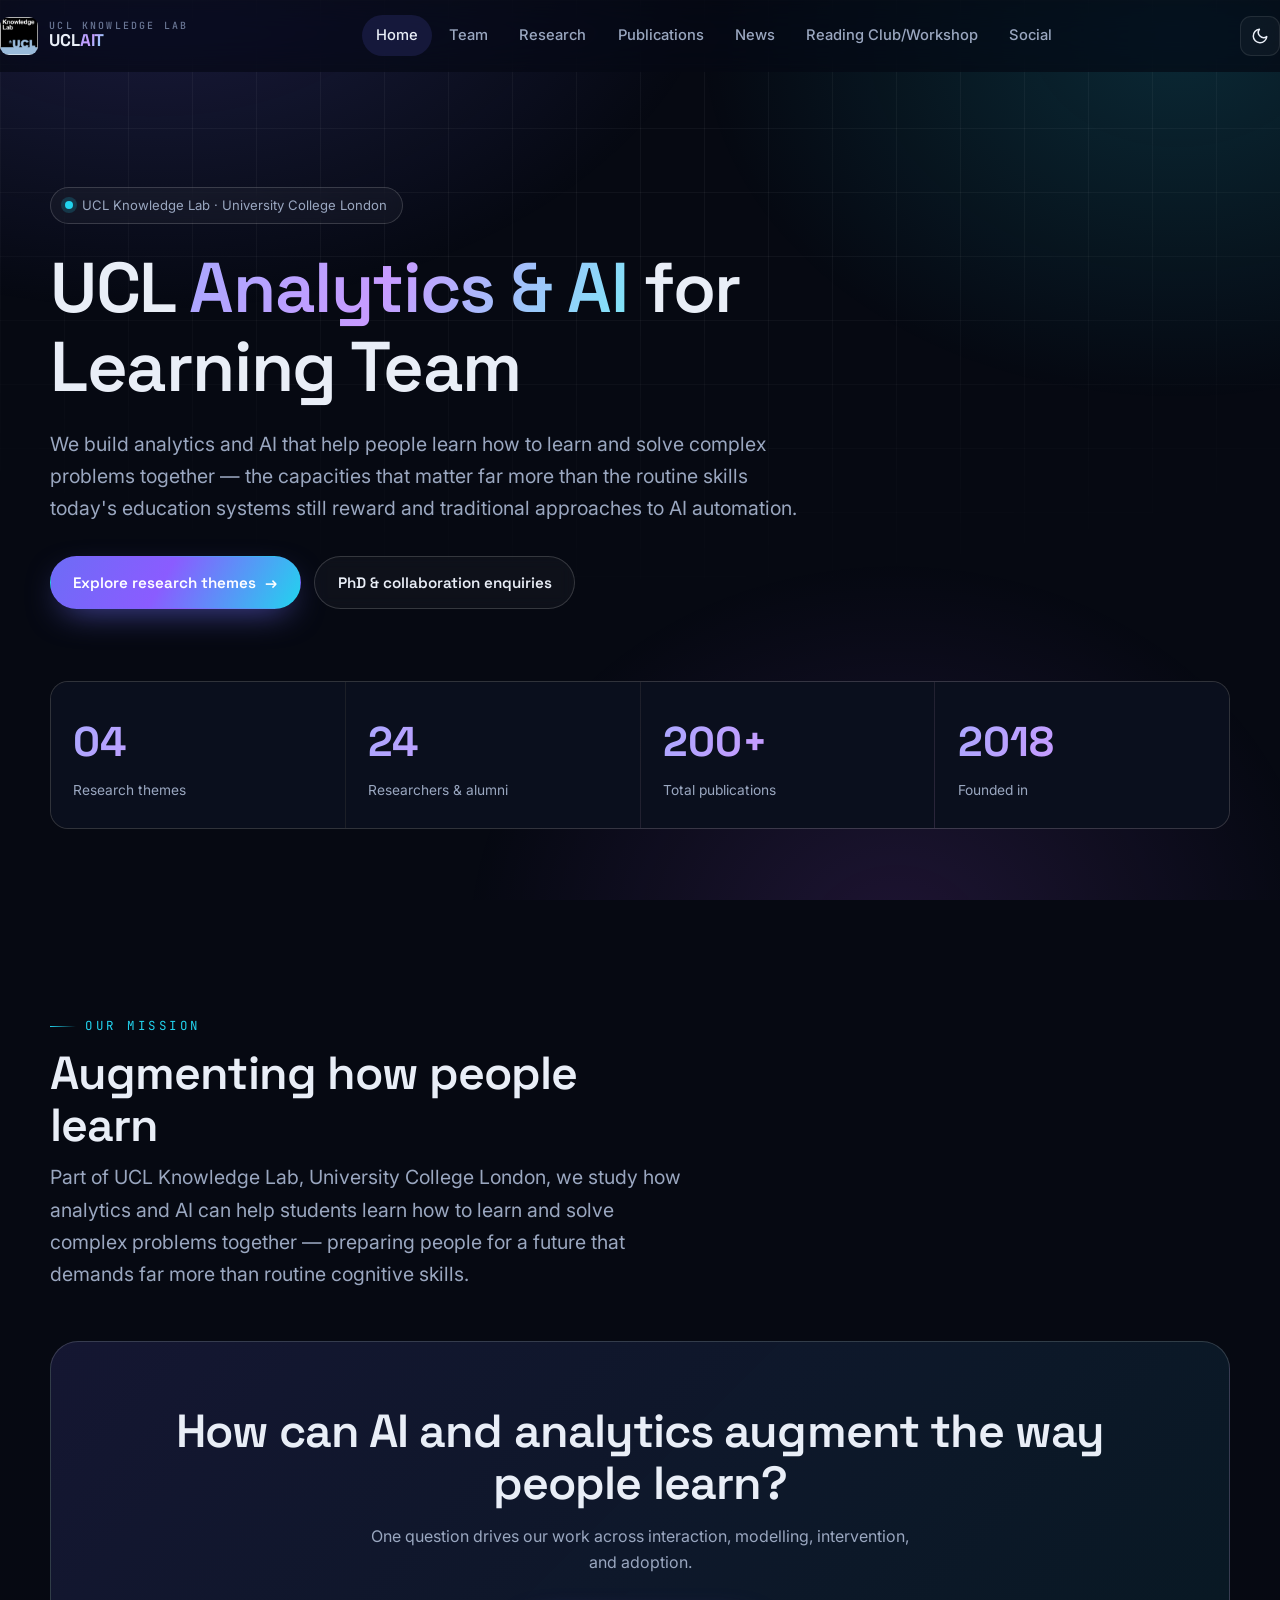
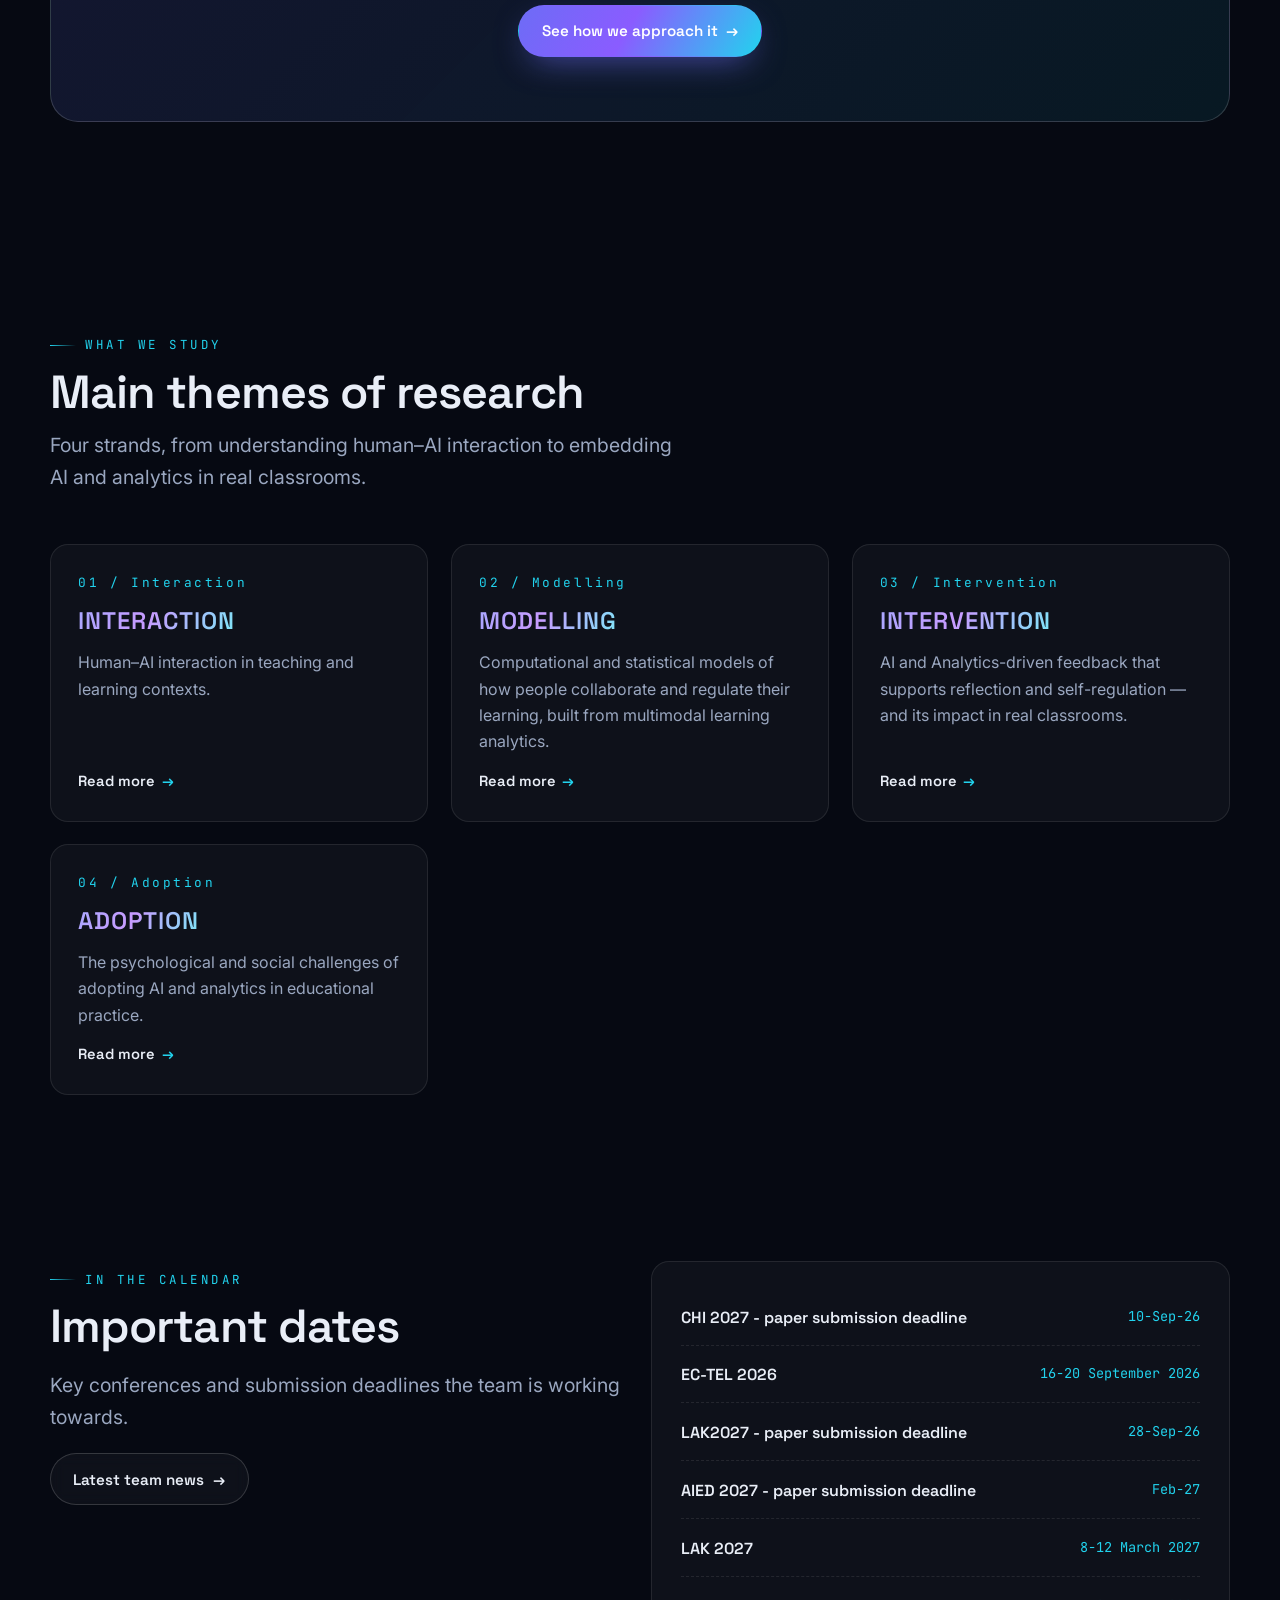
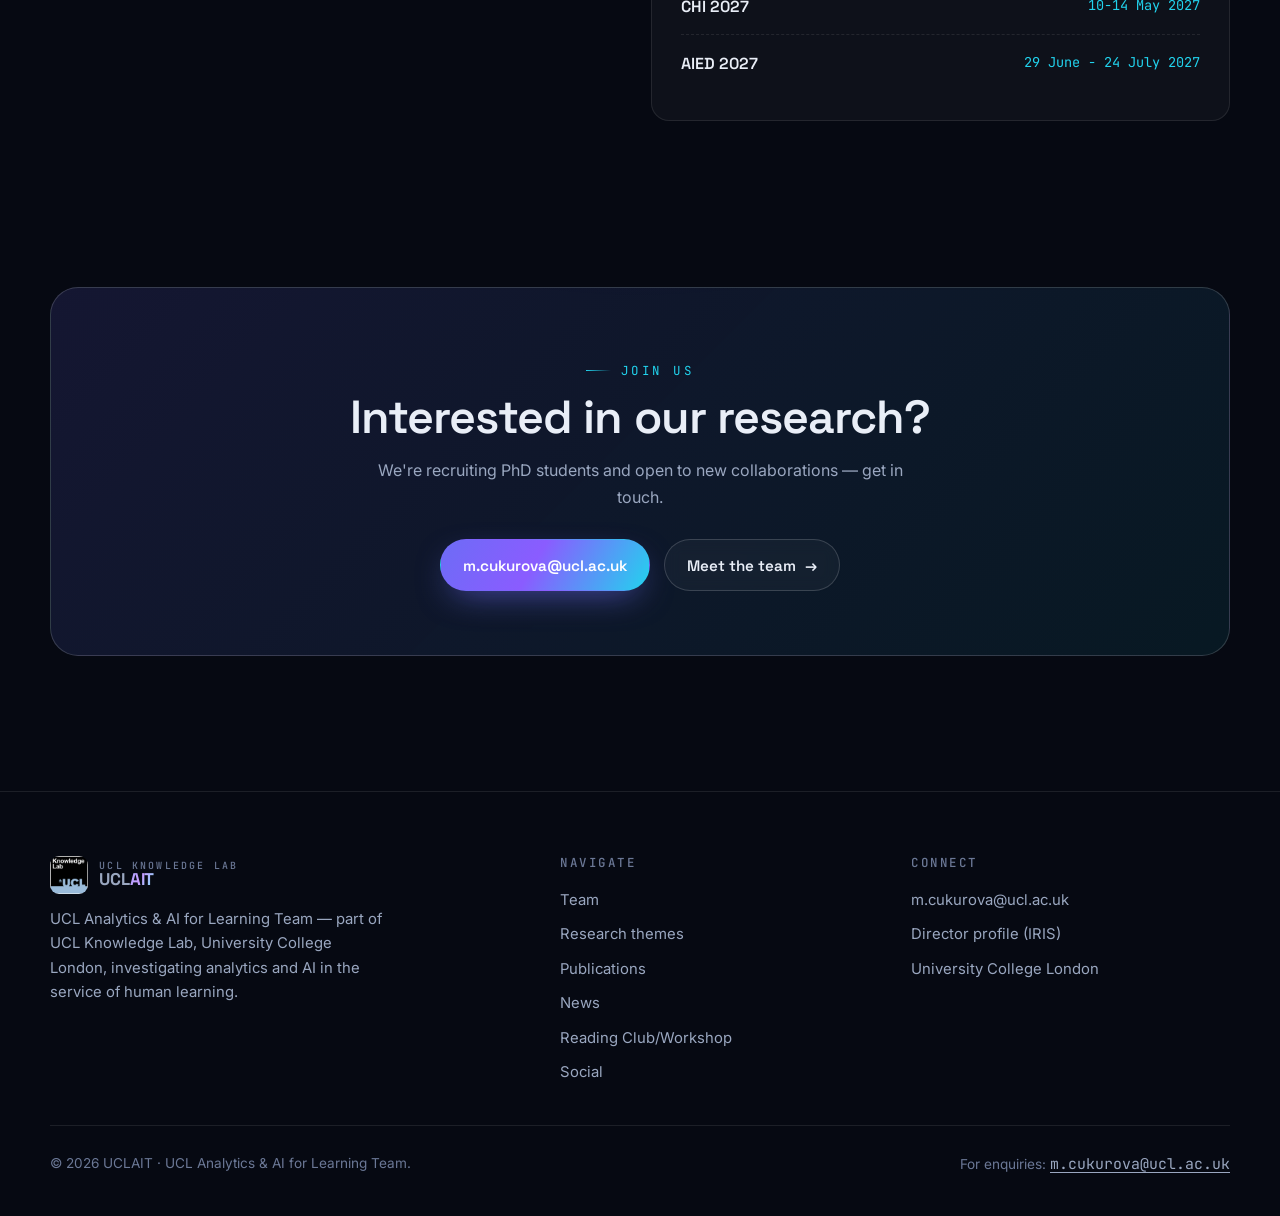
<file: index.html>
<!DOCTYPE html>
<html lang="en" data-theme="dark">
<head>
  <meta charset="UTF-8" />
  <meta name="viewport" content="width=device-width, initial-scale=1.0" />
  <title>UCLAIT — UCL Analytics &amp; AI for Learning Lab</title>
  <meta name="description" content="UCLAIT is part of UCL Knowledge Lab, University College London, investigating the potential of analytics and artificial intelligence to support human learning." />
  <link rel="preconnect" href="https://fonts.googleapis.com" />
  <link rel="preconnect" href="https://fonts.gstatic.com" crossorigin />
  <link rel="stylesheet" href="assets/styles.css?v=3" />
  <script defer src="assets/main.js?v=2"></script>
  <script defer src="assets/content.js?v=11"></script>
</head>
<body>

  <!-- ============ NAV ============ -->
  <header class="nav">
    <div class="container nav__inner">
      <a class="brand" href="index.html">
        <img src="images/a2aabb_ce981aacd96a4968916def9b29ad0d88~mv2.avif" alt="UCL Knowledge Lab logo" />
        <span class="brand__text">
          <small>UCL Knowledge Lab</small>
          <span class="brand__name">UCL<b>AIT</b></span>
        </span>
      </a>
      <nav aria-label="Primary">
        <ul class="nav__links" id="navLinks">
          <li><a href="index.html">Home</a></li>
          <li><a href="team.html">Team</a></li>
          <li><a href="research.html">Research</a></li>
          <li><a href="publications.html">Publications</a></li>
          <li><a href="news.html">News</a></li>
          <li><a href="reading-club.html">Reading Club/Workshop</a></li>
          <li><a href="social.html">Social</a></li>
        </ul>
      </nav>
      <div class="nav__actions">
        <button class="icon-btn theme-toggle" aria-label="Toggle colour theme" type="button">
          <svg class="moon" viewBox="0 0 24 24" fill="none" stroke="currentColor" stroke-width="2" stroke-linecap="round" stroke-linejoin="round"><path d="M21 12.79A9 9 0 1 1 11.21 3 7 7 0 0 0 21 12.79z"/></svg>
          <svg class="sun" viewBox="0 0 24 24" fill="none" stroke="currentColor" stroke-width="2" stroke-linecap="round" stroke-linejoin="round"><circle cx="12" cy="12" r="4"/><path d="M12 2v2M12 20v2M4.9 4.9l1.4 1.4M17.7 17.7l1.4 1.4M2 12h2M20 12h2M4.9 19.1l1.4-1.4M17.7 6.3l1.4-1.4"/></svg>
        </button>
        <button class="icon-btn nav__burger" aria-label="Open menu" aria-expanded="false" type="button">
          <svg viewBox="0 0 24 24" fill="none" stroke="currentColor" stroke-width="2" stroke-linecap="round"><path d="M3 6h18M3 12h18M3 18h18"/></svg>
        </button>
      </div>
    </div>
  </header>

  <main>
    <!-- ============ HERO ============ -->
    <section class="hero">
      <div class="container">
        <span class="hero__badge reveal"><span class="dot"></span> UCL Knowledge Lab · University College London</span>
        <h1 class="reveal">UCL <span class="gradient-text">Analytics &amp; AI</span> for Learning Team</h1>
        <p class="lead reveal">
          We build analytics and AI that help people learn how to learn and solve complex problems together —
          the capacities that matter far more than the routine skills today's education systems still reward and traditional approaches to AI automation.
        </p>
        <div class="hero__cta reveal">
          <a class="btn btn--primary" href="research.html">Explore research themes <span class="arrow">→</span></a>
          <a class="btn btn--ghost" href="mailto:m.cukurova@ucl.ac.uk">PhD &amp; collaboration enquiries</a>
        </div>

        <div class="stats reveal">
          <div class="stat"><div class="stat__num">04</div><div class="stat__label">Research themes</div></div>
          <div class="stat"><div class="stat__num">24</div><div class="stat__label">Researchers &amp; alumni</div></div>
          <div class="stat"><div class="stat__num">200+</div><div class="stat__label">Total publications</div></div>
          <div class="stat"><div class="stat__num">2018</div><div class="stat__label">Founded in</div></div>
        </div>
      </div>
    </section>

    <!-- ============ MISSION ============ -->
    <section class="section">
      <div class="container">
        <div class="section-head reveal">
          <span class="eyebrow">Our mission</span>
          <h2>Augmenting how people learn</h2>
          <p class="lead">
            Part of UCL Knowledge Lab, University College London, we study how analytics and AI can help students
            learn how to learn and solve complex problems together — preparing people for a future that demands
            far more than routine cognitive skills.
          </p>
        </div>

        <div class="cta reveal">
          <h2>How can AI and analytics augment the way people learn?</h2>
          <p>One question drives our work across interaction, modelling, intervention, and adoption.</p>
          <div class="cta__actions">
            <a class="btn btn--primary" href="research.html">See how we approach it <span class="arrow">→</span></a>
          </div>
        </div>
      </div>
    </section>

    <!-- ============ RESEARCH THEMES ============ -->
    <section class="section" id="themes">
      <div class="container">
        <div class="section-head reveal">
          <span class="eyebrow">What we study</span>
          <h2>Main themes of research</h2>
          <p class="lead">Four strands, from understanding human–AI interaction to embedding AI and analytics in real classrooms.</p>
        </div>

        <div class="grid grid--2">
          <article class="card theme-card reveal">
            <div class="theme-card__index">01 / Interaction</div>
            <h3><span>INtERACTION</span></h3>
            <p>Human–AI interaction in teaching and learning contexts.</p>
            <a class="more" href="research.html">Read more <span class="arrow">→</span></a>
          </article>

          <article class="card theme-card reveal">
            <div class="theme-card__index">02 / Modelling</div>
            <h3><span>ModeLLING</span></h3>
            <p>Computational and statistical models of how people collaborate and regulate their learning, built from multimodal learning analytics.</p>
            <a class="more" href="research.html">Read more <span class="arrow">→</span></a>
          </article>

          <article class="card theme-card reveal">
            <div class="theme-card__index">03 / Intervention</div>
            <h3><span>INTervention</span></h3>
            <p>AI and Analytics-driven feedback that supports reflection and self-regulation — and its impact in real classrooms.</p>
            <a class="more" href="research.html">Read more <span class="arrow">→</span></a>
          </article>

          <article class="card theme-card reveal">
            <div class="theme-card__index">04 / Adoption</div>
            <h3><span>Adoption</span></h3>
            <p>The psychological and social challenges of adopting AI and analytics in educational practice.</p>
            <a class="more" href="research.html">Read more <span class="arrow">→</span></a>
          </article>
        </div>
      </div>
    </section>

    <!-- ============ IMPORTANT DATES ============ -->
    <section class="section section--tight">
      <div class="container">
        <div class="grid grid--2" style="align-items:start">
          <div class="reveal">
            <span class="eyebrow">In the calendar</span>
            <h2 style="margin:.7rem 0 1rem">Important dates</h2>
            <p class="lead">Key conferences and submission deadlines the team is working towards.</p>
            <a class="btn btn--ghost mt-2" href="news.html">Latest team news <span class="arrow">→</span></a>
          </div>
          <div class="info-panel reveal">
            <!-- Rendered from data/important-dates.csv by assets/content.js — see CONTENT-GUIDE.md. -->
            <ul class="dates-list" id="dates-root"></ul>
          </div>
        </div>
      </div>
    </section>

    <!-- ============ CONTACT CTA ============ -->
    <section class="section">
      <div class="container">
        <div class="cta reveal">
          <span class="eyebrow" style="justify-content:center">Join us</span>
          <h2 style="margin-top:.7rem">Interested in our research?</h2>
          <p>We're recruiting PhD students and open to new collaborations — get in touch.</p>
          <div class="cta__actions">
            <a class="btn btn--primary" href="mailto:m.cukurova@ucl.ac.uk">m.cukurova@ucl.ac.uk</a>
            <a class="btn btn--ghost" href="team.html">Meet the team <span class="arrow">→</span></a>
          </div>
        </div>
      </div>
    </section>
  </main>

  <!-- ============ FOOTER ============ -->
  <footer class="footer">
    <div class="container">
      <div class="footer__grid">
        <div class="footer__brand">
          <a class="brand" href="index.html">
            <img src="images/a2aabb_ce981aacd96a4968916def9b29ad0d88~mv2.avif" alt="UCL Knowledge Lab logo" />
            <span class="brand__text"><small>UCL Knowledge Lab</small><span class="brand__name">UCL<b>AIT</b></span></span>
          </a>
          <p>UCL Analytics &amp; AI for Learning Team — part of UCL Knowledge Lab, University College London, investigating analytics and AI in the service of human learning.</p>
        </div>
        <div>
          <h4>Navigate</h4>
          <ul>
            <li><a href="team.html">Team</a></li>
            <li><a href="research.html">Research themes</a></li>
            <li><a href="publications.html">Publications</a></li>
            <li><a href="news.html">News</a></li>
            <li><a href="reading-club.html">Reading Club/Workshop</a></li>
            <li><a href="social.html">Social</a></li>
          </ul>
        </div>
        <div>
          <h4>Connect</h4>
          <ul>
            <li><a href="mailto:m.cukurova@ucl.ac.uk">m.cukurova@ucl.ac.uk</a></li>
            <li><a href="https://iris.ucl.ac.uk/iris/browse/profile?upi=MCUKU85" target="_blank" rel="noopener">Director profile (IRIS)</a></li>
            <li><a href="https://www.ucl.ac.uk" target="_blank" rel="noopener">University College London</a></li>
          </ul>
        </div>
      </div>
      <div class="footer__bottom">
        <span>© 2026 UCLAIT · UCL Analytics &amp; AI for Learning Team.</span>
        <span>For enquiries: <a class="mono-mail muted-link" href="mailto:m.cukurova@ucl.ac.uk">m.cukurova@ucl.ac.uk</a></span>
      </div>
    </div>
  </footer>

</body>
</html>
</file>
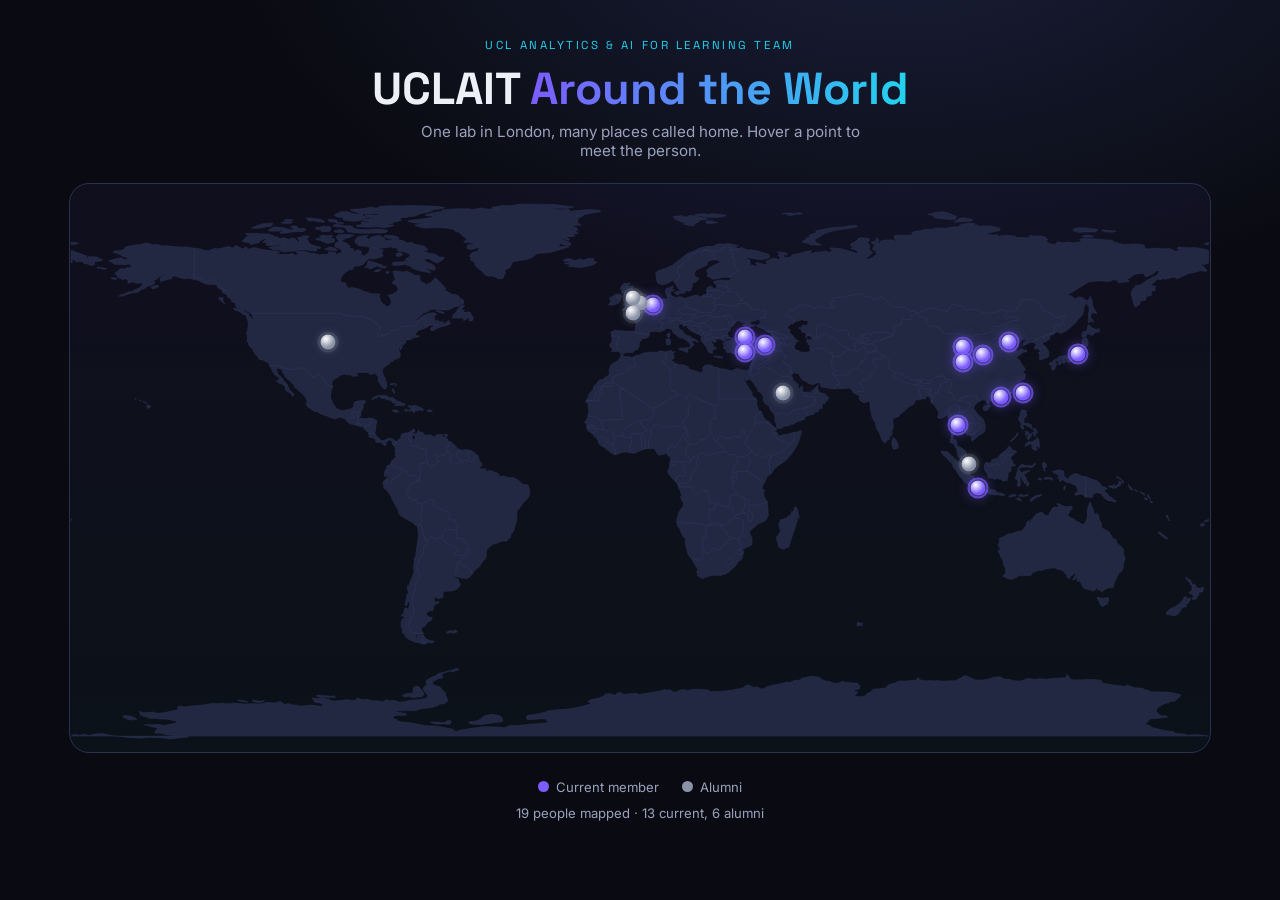
<file: map.html>
<!DOCTYPE html>
<html lang="en">
<head>
  <meta charset="UTF-8" />
  <meta name="viewport" content="width=device-width, initial-scale=1.0" />
  <title>UCLAIT — Around the World</title>
  <meta name="description" content="A world map infographic of UCLAIT team members." />
  <meta name="robots" content="noindex" />
  <link rel="preconnect" href="https://fonts.googleapis.com" />
  <link rel="preconnect" href="https://fonts.gstatic.com" crossorigin />
  <link rel="stylesheet" href="https://fonts.googleapis.com/css2?family=Space+Grotesk:wght@500;700&family=Inter:wght@400;600&display=swap" />
  <style>
    :root{ --bg:#0a0b12; --bg2:#111524; --land:#222842; --land-stroke:#2f375a;
      --text:#eef0f7; --muted:#9aa2bd; --accent:#7c5cff; --accent2:#22d3ee; --grey:#8b93a7; --panel:#161a2b; --border:#2a3150; }
    *{box-sizing:border-box;}
    html,body{margin:0;min-height:100%;background:radial-gradient(1200px 700px at 70% -10%, #1a1f3a 0%, var(--bg) 55%);
      color:var(--text);font-family:Inter,-apple-system,BlinkMacSystemFont,"Segoe UI",Roboto,sans-serif;}
    .wrap{max-width:1180px;margin:0 auto;padding:2.4rem 1.2rem 3.5rem;}
    header.h{text-align:center;margin-bottom:1.4rem;}
    .eyebrow{font-family:"Space Grotesk";font-size:.72rem;letter-spacing:.22em;text-transform:uppercase;color:var(--accent2);}
    h1{font-family:"Space Grotesk";font-weight:700;font-size:clamp(1.8rem,4vw,2.8rem);margin:.5rem 0 .3rem;}
    h1 .g{background:linear-gradient(90deg,var(--accent),var(--accent2));-webkit-background-clip:text;background-clip:text;-webkit-text-fill-color:transparent;}
    header.h p{color:var(--muted);margin:.2rem auto 0;max-width:46ch;font-size:.95rem;}
    .mapwrap{position:relative;width:100%;aspect-ratio:2/1;margin:1.4rem auto 0;
      background:linear-gradient(180deg, rgba(124,92,255,.05), rgba(34,211,238,.03));
      border:1px solid var(--border);border-radius:20px;overflow:visible;}
    svg.world{position:absolute;inset:0;width:100%;height:100%;display:block;}
    svg.world path{fill:var(--land);stroke:var(--land-stroke);stroke-width:.4;stroke-linejoin:round;vector-effect:non-scaling-stroke;}
    .pin{position:absolute;transform:translate(-50%,-50%);width:15px;height:15px;border:0;padding:0;border-radius:50%;cursor:pointer;
      background:radial-gradient(circle at 35% 30%, #fff, var(--accent) 60%);
      box-shadow:0 0 0 3px rgba(124,92,255,.22), 0 0 12px 2px rgba(124,92,255,.5);z-index:2;}
    .pin.alum{background:radial-gradient(circle at 35% 30%, #fff, var(--grey) 60%);
      box-shadow:0 0 0 3px rgba(139,147,167,.2), 0 0 10px 1px rgba(139,147,167,.4);}
    .pin::before{content:"";position:absolute;inset:-3px;border-radius:50%;border:2px solid var(--accent);opacity:.6;animation:pulse 2.6s ease-out infinite;}
    .pin.alum::before{display:none;}
    @keyframes pulse{0%{transform:scale(.6);opacity:.7}100%{transform:scale(2.6);opacity:0}}
    .pin:hover,.pin:focus-visible{outline:none;z-index:9;}
    .card{position:absolute;left:50%;bottom:150%;transform:translate(-50%,6px);width:172px;background:var(--panel);
      border:1px solid var(--border);border-radius:14px;padding:.7rem;text-align:center;opacity:0;pointer-events:none;
      transition:opacity .18s ease, transform .18s ease;box-shadow:0 14px 34px rgba(0,0,0,.5);z-index:10;}
    .pin:hover .card,.pin:focus-visible .card{opacity:1;transform:translate(-50%,0);}
    .card.below{bottom:auto;top:150%;}
    .card img{width:82px;height:82px;border-radius:50%;object-fit:cover;border:2px solid var(--accent2);display:block;margin:0 auto .5rem;background:var(--bg2);pointer-events:none;}
    .pin.alum .card img{border-color:var(--grey);}
    .card .nm{display:block;font-family:"Space Grotesk";font-weight:600;font-size:.92rem;line-height:1.2;}
    .card .rl{display:block;color:var(--muted);font-size:.72rem;margin-top:.1rem;}
    .card .pl{display:block;color:var(--accent2);font-size:.78rem;margin-top:.25rem;}
    .pin.alum .card .pl{color:var(--grey);}
    .legend{display:flex;gap:1.4rem;justify-content:center;margin-top:1.6rem;color:var(--muted);font-size:.82rem;flex-wrap:wrap;}
    .legend span{display:inline-flex;align-items:center;gap:.45rem;}
    .dot{width:11px;height:11px;border-radius:50%;}
    .dot.b{background:var(--accent);} .dot.grey{background:var(--grey);}
    .note{text-align:center;color:var(--muted);font-size:.82rem;margin-top:.6rem;}
    @media (max-width:560px){ .card{width:140px;} .card img{width:64px;height:64px;} }
  </style>
</head>
<body>
  <div class="wrap">
    <header class="h">
      <div class="eyebrow">UCL Analytics &amp; AI for Learning Team</div>
      <h1>UCLAIT <span class="g">Around the World</span></h1>
      <p>One lab in London, many places called home. Hover a point to meet the person.</p>
    </header>
    <div class="mapwrap" id="mapwrap">
      <svg class="world" viewBox="0 0 1000 500" preserveAspectRatio="xMidYMid meet" aria-hidden="true">
        <path d="M670.0,151.0 672.9,152.0 675.0,151.7 675.5,150.4 677.7,150.0 679.3,149.1 679.9,146.9 682.2,146.4 682.6,145.4 683.9,146.1 684.8,146.2 686.3,146.2 688.4,146.8 689.3,147.2 691.3,146.3 692.2,146.8 693.1,145.5 694.8,145.6 695.2,145.2 695.5,144.1 696.7,143.1 698.2,143.7 697.9,144.6 698.7,144.7 698.5,147.0 699.6,147.9 700.5,147.4 701.8,147.1 703.5,145.8 705.4,146.1 708.3,146.1 708.8,146.9 707.2,147.2 705.7,147.7 702.6,148.0 699.6,148.6 698.0,149.8 698.6,151.0 698.9,152.4 697.5,153.5 697.7,154.6 696.9,155.6 694.3,155.5 695.3,157.3 693.6,158.0 692.4,159.7 692.5,161.4 691.5,162.2 690.4,161.9 688.3,162.3 688.0,163.0 685.9,163.0 684.4,164.6 684.3,167.0 680.7,168.1 678.8,167.9 678.2,168.5 676.5,168.1 673.7,168.6 669.1,167.1 671.6,164.6 671.4,162.8 669.3,162.4 669.1,160.6 668.2,158.4 669.3,156.9 668.1,156.5 668.9,154.4 670.0,151.0Z M545.4,266.3 546.0,268.4 546.8,270.1 547.5,271.0 548.5,272.4 550.4,272.2 551.3,271.8 552.8,272.2 553.2,271.5 553.9,269.9 555.7,269.8 555.8,269.3 557.2,269.3 557.0,270.3 560.4,270.3 560.4,272.0 561.0,273.1 560.6,274.7 560.8,276.5 561.7,277.5 561.5,280.8 562.2,280.5 563.4,280.6 565.2,280.2 566.4,280.4 566.7,281.2 566.4,282.6 566.9,283.9 566.5,284.9 566.7,285.9 560.9,285.8 560.8,294.7 562.7,296.9 564.5,298.7 559.4,299.8 552.7,299.4 550.7,298.1 539.5,298.2 539.1,298.4 537.4,297.1 535.6,297.1 533.9,297.5 532.6,298.1 532.3,296.3 532.7,293.9 533.7,291.3 533.8,290.1 534.7,287.6 535.4,286.5 537.0,284.7 537.9,283.4 538.2,281.4 538.0,279.8 537.2,278.8 536.4,277.1 535.8,275.5 535.9,274.9 536.8,273.8 535.9,271.1 535.4,269.2 534.0,267.5 534.2,266.9 535.4,266.6 536.2,266.6 537.2,266.3 545.4,266.3Z M534.5,265.8 533.8,266.1 533.1,264.0 534.2,262.8 535.1,262.3 536.1,263.3 535.1,263.9 534.6,264.6 534.5,265.8Z M557.2,133.7 556.8,134.7 557.2,135.9 558.4,136.5 558.3,137.3 557.4,137.7 557.3,138.6 556.0,139.9 555.5,139.7 555.4,139.1 553.9,138.2 553.7,136.9 553.9,135.0 554.3,134.1 553.8,133.7 553.6,132.8 554.8,131.4 555.0,131.9 555.8,131.7 556.3,132.4 557.0,132.7 557.2,133.7Z M643.3,182.7 643.8,182.5 643.9,183.3 646.0,182.8 648.3,182.9 650.0,183.0 651.9,181.1 654.0,179.3 655.8,177.6 656.3,178.6 656.7,180.8 655.2,180.8 655.0,182.6 655.5,183.0 654.2,183.5 654.2,184.7 653.4,185.8 653.4,186.9 652.8,187.5 644.4,186.1 643.4,183.3 643.3,182.7Z M318.1,403.3 315.4,403.5 314.0,402.5 312.3,402.4 309.4,402.4 309.3,396.2 310.4,397.5 311.8,399.6 315.4,401.2 319.3,401.9 318.1,403.3Z M319.5,311.3 321.2,313.3 322.3,311.1 325.4,311.2 325.9,311.8 331.0,316.3 333.3,316.8 336.6,318.8 339.5,319.9 339.9,321.1 337.2,325.3 340.0,326.1 343.1,326.5 345.3,326.1 347.8,323.9 348.3,321.5 349.6,321.0 351.0,322.6 351.0,324.8 348.6,326.3 346.8,327.4 343.6,330.1 339.9,333.9 339.2,336.2 338.5,339.0 338.5,341.8 337.9,342.4 337.7,344.2 337.5,345.6 341.0,348.0 340.7,349.9 342.4,351.1 342.3,352.5 339.6,356.1 335.5,357.6 329.9,358.1 326.8,357.9 327.4,359.5 326.9,361.6 327.4,363.0 325.7,364.0 322.9,364.4 320.2,363.3 319.1,364.1 319.5,366.8 321.4,367.7 322.9,366.8 323.7,368.2 321.2,369.1 318.9,370.8 318.5,373.6 317.9,375.1 315.3,375.1 313.1,376.5 312.3,378.6 315.0,380.6 317.7,381.2 316.7,383.7 313.4,385.3 311.6,388.5 309.1,389.6 307.9,390.9 308.8,393.8 310.7,395.4 309.5,395.3 306.9,394.8 300.2,394.5 299.1,392.8 299.1,390.8 297.3,390.9 296.3,389.9 296.1,387.0 298.2,385.8 299.1,384.0 298.8,382.6 300.2,380.2 301.2,376.6 300.9,374.9 302.2,374.4 301.9,373.4 300.6,372.8 301.5,371.6 300.2,370.6 299.6,367.4 300.7,366.8 300.2,363.4 300.9,360.6 301.6,358.1 303.3,357.1 302.4,354.4 302.4,351.8 304.5,350.0 304.5,347.7 306.1,345.0 306.1,342.4 305.3,341.9 304.1,337.1 305.8,334.3 305.5,331.6 306.5,329.1 308.3,326.4 310.3,324.7 309.5,323.6 310.0,322.7 310.0,318.1 313.0,316.7 313.9,313.9 313.6,313.2 315.9,310.6 319.5,311.3Z M621.1,135.9 624.9,135.4 625.5,136.2 626.6,136.6 626.0,137.3 627.5,138.3 626.7,139.2 627.9,139.9 629.1,140.4 629.2,142.3 628.2,142.4 627.0,140.8 627.1,140.4 625.8,140.4 625.0,139.6 624.4,139.7 623.3,138.9 621.3,138.2 621.5,136.8 621.1,135.9Z M334.5,472.3 333.7,473.7 332.9,475.0 327.1,474.6 320.9,474.8 317.4,473.9 317.4,473.7 315.9,472.9 322.1,473.0 328.1,473.3 330.2,472.2 331.6,471.2 334.5,472.3Z M57.8,470.8 52.4,471.2 48.8,470.2 47.1,469.2 47.0,469.1 45.2,468.3 45.2,468.3 46.9,467.3 52.1,467.7 54.9,468.6 57.0,469.6 57.8,470.8Z M374.6,466.8 378.0,468.0 379.2,469.7 379.5,470.9 379.6,472.3 375.3,473.2 370.8,473.9 365.6,474.5 359.8,475.1 353.2,474.9 349.5,474.0 350.0,472.8 356.0,472.1 358.4,471.2 360.1,470.0 361.3,468.9 363.0,467.9 364.8,466.8 364.8,466.8 366.2,466.8 370.4,466.2 374.6,466.8Z M163.3,454.2 166.9,454.6 170.2,454.1 168.6,455.1 166.0,455.8 162.2,455.6 159.4,454.6 159.4,454.6 160.0,453.7 163.3,454.2Z M151.2,454.1 155.5,455.2 153.8,455.1 150.2,454.8 146.4,454.1 146.4,454.1 148.4,453.5 151.2,454.1Z M225.1,449.8 228.1,450.2 231.1,449.9 232.8,451.4 230.6,451.2 227.2,451.3 223.8,451.2 220.0,451.4 217.2,450.8 215.7,449.7 215.7,449.7 217.5,449.2 221.0,449.6 225.1,449.8Z M309.9,447.1 310.2,448.4 309.7,449.4 308.9,450.5 305.7,450.9 302.6,451.4 298.9,451.3 300.3,450.3 297.0,450.6 293.9,451.0 291.8,450.2 291.6,449.1 294.7,448.0 294.7,448.0 296.6,447.6 299.8,447.8 300.6,446.3 300.8,445.3 300.7,443.1 302.3,441.8 304.9,441.3 306.3,442.4 307.0,443.4 308.2,444.7 309.1,445.8 309.9,447.1Z M337.2,428.2 336.0,428.8 333.9,428.4 331.6,428.6 329.7,429.3 327.7,430.0 326.4,430.8 326.0,431.9 326.1,432.9 327.4,433.9 325.5,434.5 322.9,434.7 321.4,435.7 319.8,436.5 318.0,437.7 317.6,438.8 318.6,439.9 320.0,440.8 322.3,441.4 324.5,442.3 325.6,443.4 326.2,444.4 327.0,445.5 328.3,446.4 329.1,447.5 329.5,450.0 330.3,451.1 330.5,452.2 331.4,453.2 331.0,454.7 329.5,455.9 327.9,456.8 324.2,457.2 322.9,458.1 321.2,459.1 317.1,460.1 313.4,460.5 309.9,461.1 306.1,461.7 303.9,462.9 299.4,463.0 294.5,462.9 290.1,463.1 285.4,463.1 286.3,464.2 290.6,464.7 293.7,465.4 295.4,466.4 292.3,467.3 287.5,467.0 283.5,467.7 283.4,468.9 283.3,469.9 286.5,470.9 287.1,471.9 290.7,472.9 296.5,473.4 301.5,474.1 305.5,475.0 310.6,475.9 317.5,476.3 324.3,477.1 329.0,477.9 334.2,478.8 336.9,480.1 338.3,481.2 341.6,480.2 346.2,479.4 351.1,478.5 356.8,477.8 361.8,477.0 368.7,477.0 375.5,477.4 381.1,478.0 382.9,476.8 386.7,476.0 393.8,475.9 399.3,475.3 404.5,474.7 410.2,474.4 416.4,473.9 420.7,473.2 418.7,472.2 417.5,471.2 417.5,470.2 412.2,470.3 406.4,470.7 401.0,470.7 400.2,469.7 400.6,467.6 401.9,467.0 405.8,466.4 410.5,465.7 413.9,464.9 417.3,464.1 419.8,463.0 423.6,462.5 427.3,462.1 429.2,461.9 433.5,461.8 437.6,461.4 441.0,460.9 444.4,460.2 447.5,459.6 451.3,458.7 453.8,457.8 456.4,456.9 457.2,455.9 454.3,455.2 455.2,454.1 457.1,453.2 460.0,452.6 463.0,452.0 465.9,451.1 468.0,450.0 469.4,448.7 471.4,448.0 474.7,448.1 476.1,449.0 479.4,449.2 479.5,448.1 480.9,447.0 483.9,447.3 484.6,448.3 487.9,448.5 491.5,448.0 495.0,447.7 498.2,447.9 499.4,449.0 502.4,448.1 505.2,447.6 508.4,447.2 511.5,446.8 514.3,446.2 517.4,445.7 519.8,445.1 521.5,444.1 523.6,444.9 526.5,444.5 528.5,445.8 530.0,446.8 533.2,446.2 534.5,445.1 537.3,444.4 540.9,444.5 542.0,445.6 544.3,444.5 547.3,444.2 550.6,444.1 553.5,444.1 556.6,444.5 559.6,444.6 560.9,445.6 562.7,446.4 565.7,445.9 569.0,445.8 572.2,445.8 575.3,445.7 578.0,445.3 581.0,445.0 583.4,444.3 586.0,443.8 588.9,443.5 591.0,442.7 592.5,441.2 594.1,440.3 597.0,440.7 598.1,441.7 600.5,442.4 603.3,442.1 605.3,443.1 607.4,443.8 610.2,443.2 611.2,442.0 613.7,441.5 616.6,440.6 619.3,440.2 622.5,439.6 624.7,439.0 627.0,438.4 629.2,437.8 631.8,438.1 634.3,437.1 636.1,436.4 638.7,436.4 641.0,435.8 641.5,434.8 643.9,434.0 646.2,433.5 648.9,433.0 651.5,432.8 653.9,433.0 656.5,433.3 658.8,434.0 659.0,435.2 661.5,436.1 663.2,436.9 666.5,437.2 668.3,438.0 670.6,438.8 673.3,438.9 675.5,438.4 677.9,437.2 680.5,437.8 683.3,438.2 685.9,438.5 688.6,438.7 691.4,438.7 693.6,441.6 693.5,442.3 693.2,443.6 690.5,444.3 688.4,445.3 688.7,446.4 691.9,446.3 691.5,447.4 690.1,448.4 688.7,449.6 690.9,450.5 694.1,450.7 697.3,450.2 698.8,449.2 699.7,448.1 701.3,447.3 703.0,446.4 703.7,445.5 705.2,444.1 706.9,443.8 710.1,443.7 712.9,443.4 715.7,443.0 717.0,441.9 717.9,440.8 719.8,439.8 722.5,439.1 724.8,438.5 726.3,437.6 727.9,437.1 729.9,436.7 732.7,437.0 735.2,436.7 737.9,436.4 741.0,436.5 743.0,435.8 744.4,433.9 745.4,434.7 746.7,436.0 749.1,436.5 751.8,436.7 754.4,436.4 757.2,436.6 759.9,436.7 761.6,436.4 763.9,436.6 766.1,437.2 768.6,436.8 771.6,436.8 774.1,436.4 777.0,436.8 778.8,435.9 780.3,435.0 782.2,434.2 785.6,432.1 787.4,432.5 789.6,433.3 791.4,434.2 794.9,435.9 797.7,436.0 800.2,436.0 803.2,435.7 806.2,435.3 808.5,434.5 810.4,433.7 813.5,433.6 815.6,433.0 817.7,433.5 819.2,434.4 821.1,435.3 824.2,435.2 826.1,435.9 829.4,436.6 832.9,436.9 835.8,436.6 837.9,435.8 839.8,434.9 842.3,434.7 844.8,435.1 847.7,435.3 850.3,434.9 852.8,434.9 855.2,435.2 857.8,435.4 860.3,435.0 863.3,434.5 866.1,434.4 869.3,434.4 871.8,434.1 874.3,433.9 875.1,432.6 875.2,431.4 876.9,432.2 877.4,433.4 878.4,434.6 879.5,435.5 881.8,436.0 885.0,435.8 888.6,435.8 891.1,435.6 894.8,435.6 897.4,435.5 901.0,435.7 904.1,435.9 906.1,436.7 905.6,437.8 907.4,438.6 910.3,439.3 913.4,440.0 917.0,440.4 920.8,440.9 923.6,441.3 926.8,441.4 928.6,440.4 931.0,441.2 933.1,442.1 935.6,442.7 939.0,443.0 942.2,443.3 943.5,444.4 946.7,445.1 948.8,446.1 951.9,446.5 955.1,446.4 958.1,446.6 961.4,446.5 964.7,446.8 967.8,447.1 970.7,447.8 973.6,448.3 975.6,449.2 975.2,450.2 973.8,451.2 972.5,452.5 971.5,453.5 970.2,454.6 966.6,455.0 965.0,456.0 961.4,456.6 960.1,457.7 958.2,458.7 956.2,459.6 955.1,460.8 954.4,461.8 954.1,463.0 954.1,464.1 955.7,465.2 956.3,466.2 957.6,467.2 962.8,467.6 963.9,468.8 958.9,469.2 954.6,469.8 949.4,469.9 947.0,471.5 946.5,472.8 945.3,473.8 943.9,474.8 947.6,475.8 949.0,476.9 951.4,478.0 954.7,478.9 958.6,479.7 962.8,480.6 969.2,481.5 970.6,482.8 978.6,483.4 979.1,483.7 981.2,484.5 988.8,483.8 995.2,484.6 1000.0,485.3 0.2,485.3 2.6,483.7 7.6,484.6 7.9,484.5 10.9,483.6 11.3,483.6 11.6,483.7 15.6,484.8 19.1,483.7 19.8,483.5 27.9,483.0 30.6,483.7 31.9,484.0 36.0,484.9 43.9,485.6 50.2,486.5 60.9,487.1 68.9,486.4 80.7,486.9 87.4,487.8 94.8,487.0 102.5,486.2 103.1,484.9 92.1,484.8 83.2,484.2 80.8,483.1 73.4,482.5 73.9,481.2 74.9,480.1 75.9,479.0 75.4,477.9 70.8,477.1 68.6,476.2 64.3,475.3 71.1,475.4 77.5,475.0 81.5,475.9 86.5,475.1 91.1,474.1 93.3,473.2 92.3,472.0 88.7,471.3 84.6,470.4 78.9,470.3 73.9,469.9 68.5,469.6 66.7,468.6 63.1,467.7 61.0,466.7 60.1,463.6 61.5,463.9 64.0,464.7 68.5,464.5 72.9,464.1 75.2,465.3 79.6,465.0 83.3,464.4 86.8,463.6 90.0,462.7 94.2,462.4 94.0,461.4 93.1,460.4 93.9,459.4 97.5,458.9 99.1,459.8 103.3,459.3 106.6,458.6 110.5,458.5 114.3,458.2 118.0,457.6 121.0,457.0 124.4,456.4 126.6,456.6 128.5,456.8 132.6,456.4 136.3,456.9 140.1,456.8 143.8,456.5 147.5,456.7 151.7,457.0 155.5,456.9 159.5,456.9 163.7,457.0 167.5,456.9 170.3,456.1 173.7,455.6 177.2,456.2 180.5,455.7 183.5,454.8 185.3,455.6 186.3,456.6 188.1,457.5 190.9,456.7 194.3,457.8 198.0,458.1 201.2,458.8 205.1,458.7 208.7,458.2 212.9,458.3 216.6,458.7 220.4,459.2 221.9,458.0 220.1,457.0 218.7,456.1 215.2,455.9 213.6,454.8 213.0,453.8 212.0,451.7 214.1,452.1 217.8,452.3 221.4,452.1 224.6,452.5 227.4,453.3 228.6,454.3 232.4,454.5 236.0,454.1 239.8,453.6 243.2,453.2 246.1,453.9 249.8,453.7 252.1,451.6 254.4,452.8 257.6,453.3 261.1,453.0 263.4,454.1 267.0,454.2 270.4,454.5 273.7,455.1 275.9,454.1 277.0,453.1 279.7,454.2 283.5,453.9 286.4,454.5 288.3,455.5 292.0,455.2 294.9,454.6 297.7,453.9 301.1,453.5 305.0,453.2 308.5,452.8 311.2,452.2 312.9,451.3 313.5,450.1 313.2,449.0 312.3,447.9 311.3,446.8 310.5,445.7 309.8,444.7 309.6,443.7 309.9,442.6 311.2,441.5 312.3,440.4 312.7,439.3 312.2,438.1 311.8,437.0 313.2,435.8 314.7,435.0 316.5,433.9 318.4,433.0 320.6,432.2 321.7,431.0 323.3,430.3 325.0,429.6 327.7,429.4 329.4,428.5 331.4,428.0 333.6,427.7 335.7,426.9 337.2,426.1 339.4,425.8 341.0,426.5 340.0,427.4 337.2,428.2Z M691.5,385.1 693.3,385.9 695.9,386.3 696.0,386.8 695.2,388.1 691.0,388.3 690.9,386.8 691.3,385.6 691.5,385.1Z M903.9,363.3 906.6,364.3 908.1,363.9 910.2,363.4 911.9,363.5 912.1,366.8 911.2,367.8 910.9,370.0 909.9,369.3 908.0,371.2 907.4,371.1 905.7,371.0 904.0,368.6 903.6,366.8 902.0,364.3 902.1,363.1 903.9,363.3Z M898.8,288.2 899.8,290.4 901.6,289.4 902.5,290.5 903.8,291.6 903.5,292.9 904.1,295.2 904.5,296.6 905.2,297.0 906.0,299.3 905.7,300.8 906.6,302.7 909.6,304.1 911.6,305.4 913.5,306.6 913.1,307.3 914.7,309.1 915.8,312.1 916.9,311.5 918.0,312.7 918.7,312.2 919.2,315.2 921.1,316.9 922.4,317.9 924.6,320.2 925.4,322.4 925.4,324.0 925.3,325.7 926.6,328.1 926.4,330.5 925.9,331.8 925.2,334.3 925.2,335.9 924.7,337.9 923.5,340.4 921.4,341.8 920.4,343.9 919.5,345.3 918.7,347.7 917.6,349.1 916.9,351.2 916.5,353.1 916.7,354.0 915.1,354.9 912.0,355.0 909.4,356.2 908.1,357.2 906.4,358.4 904.1,357.2 902.4,356.7 902.9,355.3 901.3,355.8 898.9,357.8 896.5,357.1 894.9,356.6 893.4,356.4 890.7,355.6 888.9,353.9 888.4,351.8 887.7,350.4 886.3,349.3 883.7,348.9 884.6,347.6 883.9,345.5 882.6,347.4 880.1,347.9 881.5,346.4 882.0,344.8 883.0,343.4 882.8,341.4 880.5,343.8 878.8,344.7 877.7,346.9 875.6,345.8 875.7,344.3 873.9,342.3 872.5,341.2 873.0,340.6 869.4,338.9 867.5,338.8 864.8,337.5 859.8,337.8 856.2,338.7 853.1,339.7 850.4,339.5 847.5,340.9 845.1,341.6 844.5,343.0 843.5,344.1 841.1,344.2 839.4,344.5 836.9,343.9 834.9,344.3 833.0,344.4 831.4,345.9 830.6,345.7 829.2,346.5 827.8,347.4 825.8,347.3 824.0,347.3 821.0,345.5 819.5,345.0 819.6,343.4 821.0,343.0 821.4,342.4 821.3,341.4 821.7,339.5 821.4,337.8 819.9,335.0 819.4,333.4 819.6,331.8 818.4,330.0 818.4,329.2 817.1,328.1 816.8,325.9 815.2,323.7 814.8,322.5 816.1,323.7 815.1,321.2 816.5,322.0 817.3,323.1 817.3,321.6 815.9,319.4 815.6,318.6 815.0,317.7 815.3,316.1 815.9,315.4 816.2,314.1 815.9,312.4 817.1,310.4 817.3,312.5 818.5,310.6 820.7,309.7 822.1,308.5 824.2,307.5 825.5,307.3 826.2,307.6 828.4,306.6 830.1,306.3 830.5,305.7 831.3,305.4 832.8,305.5 835.7,304.7 837.2,303.4 837.9,302.0 839.6,300.5 839.7,299.4 839.8,297.9 841.7,295.6 842.9,298.0 844.1,297.4 843.1,296.1 843.9,294.8 845.2,295.4 845.5,293.2 847.0,291.9 847.7,290.8 849.1,290.3 849.1,289.5 850.3,289.9 850.4,289.2 851.6,288.8 853.0,288.4 855.0,289.7 856.6,291.3 858.3,291.3 860.1,291.6 859.5,290.1 860.8,287.8 862.1,287.1 861.6,286.4 862.8,284.8 864.5,283.8 865.9,284.2 868.3,283.7 868.2,282.2 866.2,281.3 867.7,280.9 869.5,281.6 871.0,282.7 873.3,283.5 874.1,283.2 875.8,284.0 877.5,283.2 878.5,283.5 879.1,282.9 880.4,284.3 879.7,285.8 878.6,286.9 877.7,287.0 878.0,288.1 877.2,289.5 876.2,290.9 876.4,291.7 878.6,293.2 880.7,294.1 882.2,295.0 884.2,296.7 885.0,296.7 886.4,297.4 886.8,298.3 889.5,299.2 891.3,298.2 891.9,296.8 892.4,295.5 892.8,294.0 893.6,291.8 893.2,290.4 893.4,289.6 893.1,288.1 893.5,286.0 894.0,285.4 893.6,284.5 894.2,283.0 894.8,281.5 894.8,280.7 895.9,279.6 896.7,281.0 896.9,282.7 897.5,283.1 897.7,284.2 898.7,285.7 898.9,287.2 898.8,288.2Z M547.2,116.3 547.0,117.5 545.4,117.5 545.9,118.1 545.0,119.9 544.5,120.3 542.0,120.4 540.6,121.0 538.4,120.8 534.4,120.1 533.8,119.1 531.0,119.6 530.7,120.1 529.0,119.7 527.6,119.7 526.3,119.2 526.8,118.5 526.7,118.0 527.5,117.8 528.9,118.6 529.3,117.9 531.7,118.0 533.7,117.5 535.1,117.6 535.9,118.1 536.2,117.7 535.8,115.9 536.8,115.5 537.8,114.2 539.8,115.1 541.4,114.0 542.4,113.8 544.5,114.6 545.8,114.5 547.1,115.0 546.9,115.4 547.2,116.3Z M625.0,139.6 625.8,140.4 627.1,140.4 627.0,140.8 628.2,142.4 626.3,142.0 624.9,140.7 624.4,139.7 625.0,139.6Z M631.6,135.5 632.8,135.7 633.3,135.0 635.0,133.9 636.4,135.3 637.8,137.3 639.1,137.4 640.0,138.2 637.7,138.4 637.2,140.6 636.7,141.5 635.7,142.2 635.8,143.6 635.1,143.7 633.4,142.2 634.3,140.9 633.5,140.0 632.5,140.3 629.2,142.3 629.1,140.4 627.9,139.9 626.7,139.2 627.5,138.3 626.0,137.3 626.6,136.6 625.5,136.2 624.9,135.4 625.6,135.0 627.7,135.8 629.2,135.9 629.5,135.6 628.2,134.1 628.9,133.7 629.7,133.8 631.6,135.5Z M581.5,262.5 581.3,259.1 580.6,257.9 582.3,258.1 583.2,256.5 584.6,256.7 584.8,257.8 585.4,258.4 585.4,259.3 584.7,259.9 583.7,261.4 582.6,262.4 581.5,262.5Z M509.2,107.4 511.2,107.6 513.8,107.0 515.6,108.2 517.1,108.9 516.8,110.8 516.1,110.9 515.8,112.4 513.3,111.2 511.9,111.4 510.0,110.1 508.7,108.9 507.4,108.9 507.0,107.9 509.2,107.4Z M507.5,232.6 505.2,232.9 504.5,231.0 504.6,224.6 504.1,224.1 504.0,222.7 503.0,221.7 502.1,220.9 502.5,219.5 503.5,219.1 504.0,217.9 505.4,217.7 506.0,216.8 506.9,216.0 507.9,216.0 510.0,217.6 509.9,218.5 510.5,220.2 510.0,221.3 510.3,222.0 508.9,223.8 508.1,224.6 507.6,226.4 507.6,228.1 507.5,232.6Z M492.1,223.2 490.2,222.5 488.9,222.6 488.0,223.3 486.7,222.7 486.2,221.8 485.0,221.2 484.8,219.6 485.6,218.4 485.5,217.5 487.7,215.2 488.1,213.3 488.9,212.6 490.2,213.0 491.4,212.4 491.8,211.7 493.9,210.4 494.4,209.6 497.0,208.4 498.6,208.0 499.3,208.5 501.0,208.5 500.8,209.9 501.2,211.1 502.8,213.0 502.8,214.3 506.0,214.9 506.0,216.8 505.4,217.7 504.0,217.9 503.5,219.1 502.5,219.5 500.1,219.4 498.8,219.2 497.9,219.6 496.7,219.4 491.8,219.5 491.8,221.1 492.1,223.2Z M757.4,188.8 757.4,190.8 756.4,190.3 756.6,192.6 755.8,191.1 755.6,189.7 755.1,188.4 753.9,186.8 751.4,186.7 751.6,187.8 750.8,189.3 749.6,188.8 749.2,189.3 748.4,189.0 747.3,188.7 746.9,186.4 745.9,184.4 746.4,182.7 744.7,181.9 745.3,180.9 747.0,179.9 745.0,178.4 746.0,176.5 748.2,177.7 749.5,177.9 749.8,179.8 752.4,180.2 755.0,180.1 756.6,180.6 755.3,183.0 754.1,183.1 753.2,184.7 754.7,186.2 755.2,184.4 756.0,184.4 757.4,188.8Z M562.9,127.1 563.7,128.3 564.8,128.1 566.9,128.5 571.0,128.6 572.4,127.9 575.7,127.3 577.7,128.3 579.3,128.6 577.9,129.7 576.9,131.7 577.8,133.3 575.4,132.9 572.5,133.8 572.5,135.2 570.0,135.5 568.0,134.5 565.8,135.3 563.8,135.2 563.6,133.3 562.2,132.4 562.6,132.1 562.3,131.7 562.8,130.8 563.9,130.0 562.5,128.8 562.3,127.8 562.9,127.1Z M284.6,184.0 283.9,184.1 283.2,182.5 282.2,181.7 282.8,180.0 283.6,180.1 284.6,182.4 284.6,184.0Z M283.8,176.2 280.8,176.6 280.6,175.6 281.9,175.4 283.8,175.4 283.8,176.2Z M286.1,176.1 285.6,178.1 285.1,177.8 285.2,176.3 283.9,175.2 283.9,174.9 286.1,176.1Z M552.8,125.4 553.8,125.4 553.1,126.6 554.4,127.7 554.0,129.0 553.4,129.1 552.9,129.4 552.0,130.0 551.6,131.5 549.1,130.5 548.0,129.3 547.0,128.7 545.7,127.7 545.1,126.8 543.8,125.5 544.3,124.4 545.3,125.0 545.9,124.4 547.2,124.4 549.6,124.8 551.5,124.8 552.8,125.4Z M565.2,100.2 567.9,100.3 570.9,99.2 571.6,97.6 573.9,96.8 573.6,95.5 575.3,95.0 578.3,94.0 581.2,94.7 581.6,95.4 583.0,95.0 585.8,95.7 586.0,97.0 585.4,97.7 587.2,99.6 588.3,100.1 588.1,100.6 590.0,101.1 590.8,101.8 589.7,102.4 587.5,102.3 587.0,102.6 587.6,103.5 588.3,105.3 585.9,105.4 585.1,106.0 584.9,107.4 583.8,107.2 581.3,107.3 580.5,106.7 579.5,107.1 578.4,106.7 576.3,106.7 573.2,106.0 570.4,105.8 568.2,105.9 566.7,106.6 565.4,106.7 565.3,105.5 564.4,104.2 566.1,103.6 566.1,102.5 565.4,101.5 565.2,100.2Z M252.4,200.5 252.4,200.1 252.7,200.0 253.2,200.3 254.2,198.6 254.7,198.6 254.7,199.0 255.3,199.0 255.2,199.8 254.8,201.0 255.0,201.4 254.7,202.4 254.9,202.7 254.6,204.1 254.0,204.8 253.5,204.9 253.0,205.9 252.1,205.9 252.4,202.7 252.4,200.5Z M325.4,311.2 322.3,311.1 321.2,313.3 319.5,311.3 315.9,310.6 313.6,313.2 311.6,313.5 310.5,309.7 309.0,306.6 309.9,303.9 308.4,302.7 308.1,300.7 306.7,298.8 308.4,295.8 307.3,293.5 307.9,292.6 307.4,291.5 308.5,290.1 308.5,287.8 308.7,285.8 309.3,284.9 306.9,280.4 308.9,280.7 310.4,280.6 311.0,279.8 313.4,278.6 314.9,277.6 318.5,277.1 318.2,279.2 318.6,280.3 318.3,282.1 321.3,284.6 324.5,285.1 325.5,286.1 327.4,286.7 328.6,287.5 330.3,287.4 331.9,288.3 332.1,289.9 332.6,290.7 332.6,291.9 331.8,291.9 332.9,295.2 338.2,295.3 337.8,296.9 338.1,298.0 339.6,298.8 340.3,300.5 339.8,302.7 339.0,303.9 339.3,305.5 338.4,306.0 338.4,305.2 335.8,303.8 333.2,303.7 328.4,304.5 327.0,307.0 327.0,308.5 325.9,311.8 325.4,311.2Z M339.9,333.9 343.6,330.1 346.8,327.4 348.6,326.3 351.0,324.8 351.0,322.6 349.6,321.0 348.3,321.5 348.8,319.9 349.2,318.3 349.2,316.7 348.2,316.2 347.1,316.7 346.1,316.5 345.8,315.5 345.5,312.9 345.0,312.1 343.1,311.4 342.0,311.9 339.1,311.4 339.2,307.6 338.4,306.0 339.3,305.5 339.0,303.9 339.8,302.7 340.3,300.5 339.6,298.8 338.1,298.0 337.8,296.9 338.2,295.3 332.9,295.2 331.8,291.9 332.6,291.9 332.6,290.7 332.1,289.9 331.9,288.3 330.3,287.4 328.6,287.5 327.4,286.7 325.5,286.1 324.5,285.1 321.3,284.6 318.3,282.1 318.6,280.3 318.2,279.2 318.5,277.1 314.9,277.6 313.4,278.6 311.0,279.8 310.4,280.6 308.9,280.7 306.9,280.4 305.3,280.9 304.0,280.6 304.2,276.4 301.9,278.0 299.5,277.9 298.4,276.4 296.6,276.3 297.2,275.1 295.6,273.4 294.5,270.9 295.2,270.4 295.2,269.2 296.9,268.4 296.6,266.9 297.3,265.9 297.5,264.7 300.7,262.8 303.0,262.2 303.3,261.8 305.9,261.9 307.1,254.3 307.2,253.1 306.7,251.5 305.5,250.5 305.5,248.5 307.1,248.0 307.6,248.3 307.7,247.3 306.1,247.0 306.1,245.2 311.5,245.3 312.4,244.3 313.2,245.2 313.7,246.9 314.2,246.5 315.8,248.0 317.9,247.8 318.5,247.0 320.5,246.3 321.7,245.9 322.0,244.7 324.0,243.9 323.8,243.3 321.5,243.1 321.1,241.3 321.2,239.5 320.0,238.7 320.5,238.5 322.5,238.8 324.7,239.5 325.5,238.9 327.5,238.4 330.6,237.4 331.7,236.3 331.3,235.6 332.7,235.4 333.4,236.1 333.0,237.3 334.0,237.7 334.6,239.0 333.8,240.0 333.4,242.3 334.1,243.8 334.3,245.0 336.0,246.3 337.4,246.5 337.7,245.9 338.6,245.8 339.8,245.3 340.7,244.6 342.3,244.8 342.9,244.7 344.5,245.0 344.7,244.4 344.2,243.8 344.5,243.0 345.6,243.3 347.0,243.0 348.5,243.6 349.8,244.2 350.6,243.4 351.2,243.5 351.6,244.3 352.9,244.1 354.0,243.0 354.9,241.0 356.5,238.5 357.5,238.3 358.1,239.9 359.7,244.7 361.2,245.2 361.3,247.1 359.2,249.4 360.0,250.2 364.9,250.7 365.0,253.4 367.2,251.6 370.6,252.6 375.3,254.3 376.6,255.9 376.2,257.5 379.4,256.6 384.8,258.1 388.9,258.0 393.1,260.3 396.6,263.4 398.7,264.2 401.1,264.3 402.1,265.2 403.1,268.7 403.5,270.4 402.4,275.0 401.0,276.8 397.1,280.7 395.3,283.8 393.3,286.2 392.6,286.3 391.8,288.3 392.0,293.5 391.2,297.8 390.9,299.6 390.0,300.7 389.6,304.4 386.7,308.1 386.3,310.9 384.0,312.1 383.4,313.8 380.3,313.8 376.0,314.9 374.0,316.1 370.9,316.9 367.6,319.1 365.3,321.9 364.9,324.0 365.3,325.5 364.8,328.3 364.2,329.7 362.3,331.2 359.2,336.1 356.7,338.3 354.8,339.6 353.6,342.2 351.7,343.8 351.0,342.2 352.2,340.9 350.6,339.0 348.4,337.5 345.6,335.7 344.5,335.8 341.7,333.6 339.9,333.9Z M817.2,237.4 818.3,236.4 820.7,234.9 820.6,236.2 820.4,238.0 819.1,237.9 818.5,238.9 817.2,237.4Z M754.7,172.9 755.8,173.7 755.6,175.4 753.4,175.5 751.0,175.3 749.3,175.8 746.8,174.7 746.7,174.2 748.5,172.1 750.0,171.4 752.0,172.0 753.5,172.1 754.7,172.9Z M571.2,301.5 571.8,302.0 572.7,303.6 575.8,306.6 577.0,306.9 577.0,307.9 577.8,309.7 580.0,310.1 581.8,311.4 577.8,313.4 575.3,315.5 574.4,317.3 573.6,318.4 572.1,318.6 571.6,319.9 571.3,320.8 569.5,321.4 567.3,321.3 565.9,320.5 564.8,320.2 563.4,320.8 562.7,322.2 561.4,323.0 560.0,324.2 558.0,324.5 557.4,323.5 557.7,321.9 556.0,319.2 555.3,318.8 555.3,310.7 558.0,310.6 558.1,300.7 560.2,300.6 564.4,299.6 565.5,300.8 567.3,299.7 568.1,299.7 569.7,299.1 570.2,299.3 571.2,301.5Z M542.4,229.4 544.7,229.2 545.3,228.5 545.7,228.5 546.4,229.1 549.9,228.1 551.1,227.0 552.5,226.0 552.3,225.0 553.0,224.8 555.7,225.0 558.3,223.7 560.3,220.6 561.8,219.5 563.5,219.0 563.8,220.2 565.4,222.0 565.4,223.1 565.0,224.3 565.2,225.1 566.1,225.9 568.2,227.1 569.8,228.3 569.8,229.2 571.7,230.6 572.8,231.8 573.5,233.5 575.6,234.6 576.0,235.5 575.1,235.8 573.3,235.7 571.3,235.4 570.2,235.6 569.8,236.3 568.9,236.4 567.8,235.8 564.7,237.2 563.4,236.9 563.1,237.1 562.2,238.8 560.2,238.3 558.1,238.0 556.4,237.0 554.1,236.0 552.6,236.9 551.5,238.3 551.3,240.3 549.5,240.1 547.6,239.6 545.9,241.1 544.5,243.7 544.2,242.9 544.1,241.6 542.8,240.7 541.8,239.3 541.5,238.3 540.2,236.9 540.4,236.0 540.2,234.9 540.4,232.7 541.0,232.2 542.4,229.4Z M323.2,120.7 325.2,121.1 327.7,121.0 326.4,122.1 325.3,122.3 321.8,121.1 321.1,120.2 322.2,119.3 323.2,120.7Z M328.3,113.6 327.0,113.6 323.4,112.8 320.8,111.5 321.7,111.2 325.4,111.9 328.2,113.1 328.3,113.6Z M156.9,115.2 155.5,115.6 151.0,114.4 150.1,113.4 147.6,112.4 147.1,111.6 144.3,111.1 143.2,109.6 143.4,109.0 146.4,109.6 148.1,110.0 150.7,110.3 151.6,111.2 153.0,112.6 155.8,113.7 156.9,115.2Z M344.1,109.2 342.2,111.6 344.0,110.7 345.9,111.3 344.9,112.3 347.4,113.0 348.7,112.3 351.5,113.2 350.6,115.2 352.5,114.8 352.9,116.2 353.8,118.0 352.6,120.4 351.3,120.5 349.5,120.0 350.1,117.7 349.3,117.4 346.1,119.8 344.5,119.7 346.4,118.4 343.7,117.7 340.8,117.9 335.4,117.8 334.9,116.9 336.7,116.0 335.5,115.2 337.8,113.5 340.7,109.1 342.4,107.5 344.8,106.6 346.1,106.7 345.6,107.5 344.1,109.2Z M131.4,99.9 131.4,99.9 131.4,99.9 131.4,99.9 134.0,99.7 133.2,102.8 135.6,105.1 134.5,105.0 132.8,103.8 131.8,102.5 130.4,101.6 129.9,100.4 130.1,99.5 131.4,99.9Z M279.8,77.3 278.7,78.8 277.5,78.6 276.8,77.7 276.9,77.5 278.0,76.7 279.1,76.8 279.8,77.3Z M272.5,75.8 269.3,77.3 267.3,77.3 266.7,76.5 268.7,75.2 272.6,75.3 272.5,75.8Z M263.4,67.6 264.0,68.8 265.4,68.4 267.0,69.1 270.0,70.1 273.2,71.0 273.5,72.3 275.5,72.1 277.5,73.0 275.0,73.9 270.7,73.2 269.1,71.9 266.4,73.4 262.4,74.9 261.5,73.2 257.7,73.5 260.1,72.1 260.5,69.9 261.4,67.4 263.4,67.6Z M289.3,63.5 286.1,63.6 285.5,62.3 286.6,60.7 289.2,60.3 291.3,61.1 291.4,62.3 291.1,62.7 289.3,63.5Z M234.3,58.0 232.6,59.0 228.8,58.2 226.6,58.5 222.8,57.2 225.2,56.4 227.2,55.2 230.1,55.9 231.8,56.4 232.6,57.0 234.3,58.0Z M248.5,57.0 248.5,59.8 252.2,57.6 255.5,59.4 254.7,61.5 257.4,63.3 260.3,61.3 262.3,58.9 262.4,55.9 266.4,56.1 270.5,56.5 274.2,57.9 274.4,59.3 272.3,60.7 274.3,62.2 273.9,63.6 268.5,65.5 264.6,66.0 261.8,65.1 260.9,66.5 258.2,68.9 257.4,70.1 254.2,71.9 250.2,72.1 248.0,73.3 247.9,75.1 244.6,75.5 241.2,77.7 238.2,80.8 237.1,83.0 237.0,86.3 241.1,86.7 242.3,89.3 243.6,91.4 247.5,90.9 252.7,92.1 255.4,93.1 257.4,94.4 260.9,95.2 263.9,96.4 268.4,96.5 271.5,96.8 271.0,99.2 271.9,102.0 273.9,105.1 278.0,107.8 280.2,106.9 281.7,104.0 280.2,99.6 278.3,98.1 282.7,96.8 285.8,94.9 287.4,93.0 287.2,91.1 285.3,88.7 281.9,86.7 285.2,83.7 284.0,81.2 283.0,76.9 285.0,76.2 289.7,77.0 292.6,77.3 294.9,76.5 297.5,77.5 300.9,79.1 301.7,80.2 306.7,80.4 306.6,82.7 307.5,86.2 310.1,86.7 312.1,88.3 316.1,86.8 318.8,83.7 320.6,82.4 322.8,84.9 326.4,88.4 329.5,91.8 328.3,93.5 332.0,95.1 334.5,96.7 339.0,97.4 340.7,98.3 341.8,100.6 344.0,101.0 345.1,102.0 345.3,105.1 343.3,106.2 341.3,107.2 336.7,108.2 333.2,110.4 328.5,110.9 322.6,110.3 318.4,110.3 315.6,110.5 313.2,112.5 309.7,113.7 305.7,117.4 302.5,119.9 304.8,119.5 309.3,115.8 315.1,113.5 319.3,113.2 321.7,114.6 319.1,116.5 320.0,119.5 320.9,121.6 324.5,122.9 329.1,122.5 331.9,119.4 332.1,121.4 333.9,122.4 330.4,124.3 324.3,125.9 321.5,127.0 318.4,129.0 316.3,128.8 316.2,126.5 321.0,124.2 316.6,124.3 313.5,124.6 311.7,123.0 311.7,119.3 310.5,118.5 308.6,118.9 307.7,118.2 305.6,120.3 304.7,122.5 303.7,123.7 302.5,124.2 301.7,124.3 301.4,125.0 296.3,125.0 292.0,125.0 290.8,125.5 287.8,127.5 287.5,127.7 286.6,128.8 284.1,128.8 281.3,128.8 280.1,129.3 280.5,129.8 280.8,130.7 280.7,130.9 277.1,132.3 274.2,132.8 271.0,134.2 270.3,134.2 269.4,133.8 269.1,133.4 269.1,133.1 269.7,132.1 271.0,130.6 271.8,129.0 271.3,126.6 270.7,124.0 267.8,122.7 268.1,122.2 267.7,121.9 267.0,121.9 266.4,121.5 266.3,120.8 265.7,121.1 265.0,121.0 265.2,120.7 264.5,120.5 264.2,119.7 262.1,118.8 259.8,117.9 257.1,116.8 254.5,115.8 252.0,116.6 251.1,116.6 247.7,115.9 245.4,116.3 242.8,115.4 239.9,115.0 238.0,114.8 237.1,114.3 236.6,112.8 235.7,112.8 235.7,113.9 229.9,113.9 220.4,113.9 211.0,113.9 202.6,113.9 194.3,113.9 186.1,113.9 177.6,113.9 174.9,113.9 166.7,113.9 158.8,113.9 158.4,113.9 153.0,111.2 151.0,110.0 146.0,108.8 144.5,106.3 144.9,104.6 141.3,103.5 140.8,101.2 137.5,99.2 137.4,97.8 138.9,96.4 138.9,94.7 134.1,92.9 131.3,89.7 129.6,87.7 127.0,86.5 125.2,85.4 123.7,83.9 120.9,84.8 118.2,86.4 115.7,84.5 113.8,83.3 111.1,82.6 108.3,82.5 108.4,66.7 108.4,56.4 113.6,57.0 117.9,58.4 120.8,58.6 123.3,57.5 126.6,56.6 130.8,56.9 134.9,55.7 139.5,55.0 141.4,56.2 143.4,55.5 144.1,54.2 146.0,54.5 150.7,57.0 154.4,55.1 154.8,57.2 158.2,56.8 159.2,56.0 162.6,56.1 166.8,57.3 173.3,58.3 177.1,58.8 179.9,58.6 183.6,60.0 179.7,61.4 184.7,62.0 192.2,61.6 194.6,61.2 197.6,62.8 200.6,61.4 197.7,60.2 199.5,59.3 202.9,59.2 205.1,58.9 207.4,59.6 210.2,61.1 213.3,60.8 218.2,62.1 222.5,61.7 226.5,61.7 226.2,60.0 228.7,59.5 233.0,60.4 233.0,63.1 234.8,60.9 237.0,60.9 238.2,58.1 235.3,56.4 232.0,55.3 232.2,52.2 235.5,50.2 239.2,50.7 242.0,51.9 245.8,55.0 243.3,56.4 248.5,57.0Z M182.9,46.9 181.5,48.2 187.7,47.3 191.5,48.7 194.7,47.3 197.2,48.2 199.5,51.0 200.9,49.8 198.9,47.0 201.3,46.6 204.1,47.0 207.2,48.1 209.0,50.8 209.8,52.8 214.5,54.2 219.5,55.5 219.2,56.7 214.6,56.9 216.4,58.0 215.5,59.0 210.4,58.6 205.7,57.8 202.4,58.0 197.2,58.9 190.2,59.4 185.2,59.6 183.7,58.3 179.9,57.6 177.5,57.9 174.1,55.7 175.9,55.4 180.2,54.9 184.1,55.0 187.7,54.5 182.4,53.9 176.4,54.1 172.5,54.1 171.0,53.0 177.5,51.9 173.2,52.0 168.3,51.2 170.7,49.1 172.6,48.0 180.0,46.3 182.9,46.9Z M209.7,46.1 207.3,47.9 202.9,45.9 203.9,45.6 207.6,45.4 209.7,46.1Z M287.9,46.9 288.2,47.7 285.2,47.6 282.2,47.6 279.2,47.9 278.4,47.8 275.3,46.3 275.5,45.3 276.8,45.1 283.2,45.4 287.9,46.9Z M259.5,46.8 261.7,48.5 264.3,46.3 271.3,45.1 276.1,48.0 275.7,49.8 281.2,49.0 283.8,47.9 290.0,49.3 293.8,50.6 294.2,51.9 299.3,51.2 302.2,53.0 308.9,54.1 311.3,55.2 314.0,57.8 308.9,59.1 315.4,60.9 319.8,61.5 323.8,64.1 328.2,64.3 327.3,66.2 322.4,69.4 319.0,68.3 314.7,65.6 311.1,65.9 310.7,67.5 313.6,69.1 317.4,70.4 318.6,71.2 320.4,73.9 319.4,75.9 315.9,75.2 308.9,72.9 312.9,75.3 315.8,77.0 316.2,78.0 308.7,76.9 302.7,75.2 299.3,73.9 300.3,73.1 296.2,71.7 292.1,70.3 292.2,71.1 284.1,71.6 281.8,70.6 283.6,68.6 288.8,68.5 294.6,68.2 293.6,67.2 294.6,65.8 298.2,63.1 297.4,61.9 296.4,60.9 292.1,59.6 286.5,58.6 288.3,57.9 285.3,56.2 282.9,56.0 280.7,55.1 279.2,55.9 274.2,56.3 264.0,55.6 258.2,54.8 253.7,54.4 251.4,53.4 254.3,52.2 250.3,52.2 249.4,49.3 251.6,46.9 254.4,45.7 261.6,45.0 259.5,46.8Z M221.2,44.9 224.5,45.5 229.5,45.1 230.2,45.9 227.6,47.2 231.8,48.4 231.3,50.9 226.8,52.0 224.1,51.8 222.2,50.7 215.3,48.6 215.3,47.7 221.0,48.0 217.9,46.2 221.2,44.9Z M241.1,47.9 238.1,49.9 235.0,49.8 233.2,47.4 233.3,46.0 234.7,44.8 237.5,44.1 243.3,44.2 248.6,44.8 244.4,47.3 241.1,47.9Z M165.4,51.7 158.1,53.1 156.6,51.8 150.2,50.4 151.4,49.2 153.3,47.2 155.7,45.3 153.0,43.6 162.4,43.2 166.4,43.8 173.5,43.9 176.2,44.7 179.1,45.9 175.6,46.6 168.8,48.6 165.4,50.5 165.4,51.7Z M240.0,41.7 238.5,42.8 234.4,42.6 231.1,41.9 232.5,40.6 236.5,39.9 239.0,40.8 240.0,41.7Z M226.4,36.9 228.5,38.2 228.6,39.6 227.3,41.7 222.8,42.0 219.8,41.5 219.8,39.9 215.3,40.1 215.1,38.0 218.1,38.0 222.3,37.1 226.2,37.3 226.4,36.9Z M199.4,38.3 200.5,39.3 203.0,38.9 205.9,39.0 206.4,40.3 204.7,41.7 195.3,42.1 188.3,43.3 184.0,43.3 183.7,42.4 189.5,41.2 176.9,41.5 173.0,41.0 176.8,38.3 179.4,37.6 187.2,38.5 192.2,40.1 197.0,40.4 193.1,37.7 195.6,36.7 198.5,37.0 199.4,38.3Z M237.0,35.8 240.1,36.7 245.5,36.7 247.9,37.6 247.3,38.7 250.5,39.3 252.3,40.0 256.0,40.1 260.1,40.3 264.5,39.7 270.1,39.5 274.6,39.7 277.6,40.7 278.2,41.9 276.5,42.6 272.4,43.2 268.8,42.9 260.8,43.3 255.1,43.4 250.7,43.0 243.3,42.1 242.3,40.6 242.0,39.2 239.2,38.0 233.4,37.7 230.2,36.8 231.3,35.7 237.0,35.8Z M177.2,34.3 176.8,36.5 174.7,37.4 172.1,37.6 166.9,38.7 162.5,39.2 158.7,38.6 158.7,38.6 163.5,36.5 169.2,34.7 173.4,34.7 177.2,34.3Z M239.3,34.7 238.1,34.7 232.9,34.6 232.1,33.8 237.7,33.8 239.7,34.3 239.3,34.7Z M193.9,34.2 188.7,35.0 184.6,34.1 186.9,33.2 190.9,32.9 194.8,33.3 193.9,34.2Z M195.4,31.7 192.0,32.2 187.4,32.2 187.4,31.8 190.3,31.0 191.8,31.1 195.4,31.7Z M233.8,33.2 229.7,33.7 227.4,33.1 226.2,32.1 226.0,30.9 229.6,31.0 231.2,31.2 234.6,32.2 233.8,33.2Z M222.1,32.4 223.1,33.6 218.6,33.3 214.0,32.4 207.8,32.3 210.5,31.5 207.2,30.8 207.0,29.7 212.4,30.1 219.9,31.1 222.1,32.4Z M258.3,28.7 261.6,29.6 257.8,30.4 252.7,32.5 247.8,32.7 242.0,32.4 239.0,31.2 239.1,30.2 241.3,29.5 236.2,29.5 233.1,28.6 231.4,27.3 233.3,26.1 235.2,25.3 238.1,25.1 236.8,24.4 243.3,24.3 246.9,25.8 251.5,26.4 256.1,26.9 258.3,28.7Z M309.7,19.1 317.1,19.4 323.1,19.7 328.2,20.5 328.1,21.2 321.3,22.4 314.6,23.0 312.1,23.6 318.1,23.6 311.6,25.3 307.0,26.1 302.3,28.3 296.5,28.8 294.8,29.4 286.4,29.7 290.2,30.0 288.3,30.5 290.6,31.9 287.9,32.8 283.6,33.6 282.3,34.7 278.4,35.5 278.8,36.2 283.6,36.0 283.6,36.7 276.2,38.4 269.0,37.6 260.8,38.1 256.7,37.7 251.4,37.6 251.1,36.2 256.2,35.6 254.8,33.6 256.5,33.4 264.0,34.6 260.2,32.8 255.7,32.3 257.9,31.2 262.8,30.6 263.6,29.6 259.7,28.5 258.5,27.1 266.1,27.2 268.3,27.5 272.6,26.5 266.4,26.2 256.7,26.3 251.8,25.4 249.4,24.3 246.2,23.5 245.6,22.5 249.7,22.0 253.0,21.9 258.4,21.4 262.5,20.4 265.9,20.6 268.9,21.3 271.1,19.8 274.7,19.4 279.7,19.1 288.2,19.0 289.7,19.3 297.7,18.8 303.7,19.0 309.7,19.1Z M526.7,118.0 526.8,118.5 526.3,119.2 527.6,119.7 529.0,119.7 528.8,120.9 527.6,121.3 525.5,121.0 524.9,122.1 523.6,122.2 523.1,121.8 521.5,122.7 520.2,122.8 519.0,122.2 518.1,121.0 516.7,121.5 516.8,120.2 518.8,118.6 518.7,117.9 520.0,118.2 520.7,117.7 523.1,117.7 523.7,117.1 526.7,118.0Z M309.3,396.2 309.4,402.4 312.3,402.4 314.0,402.5 313.1,403.6 310.7,404.5 309.3,404.4 307.7,404.2 305.7,403.3 302.8,402.9 299.3,401.4 296.4,399.9 292.6,396.8 294.9,397.4 298.8,399.2 302.5,400.2 303.9,398.9 304.8,397.0 307.4,395.9 309.3,396.2Z M310.5,309.7 311.6,313.5 313.6,313.2 313.9,313.9 313.0,316.7 310.0,318.1 310.0,322.7 309.5,323.6 310.3,324.7 308.3,326.4 306.5,329.1 305.5,331.6 305.8,334.3 304.1,337.1 305.3,341.9 306.1,342.4 306.1,345.0 304.5,347.7 304.5,350.0 302.4,351.8 302.4,354.4 303.3,357.1 301.6,358.1 300.9,360.6 300.2,363.4 300.7,366.8 299.6,367.4 300.2,370.6 301.5,371.6 300.6,372.8 301.9,373.4 302.2,374.4 300.9,374.9 301.2,376.6 300.2,380.2 298.8,382.6 299.1,384.0 298.2,385.8 296.1,387.0 296.3,389.9 297.3,390.9 299.1,390.8 299.1,392.8 300.2,394.5 306.9,394.8 309.5,395.3 307.1,395.3 305.7,395.9 303.2,396.9 302.8,399.5 301.6,399.6 298.5,398.7 295.3,396.8 295.3,396.8 291.8,395.2 290.9,393.4 291.7,391.8 290.3,389.9 290.0,385.2 291.2,382.5 294.1,380.4 289.9,379.6 292.5,377.1 293.5,372.5 296.6,373.5 298.0,367.7 296.1,367.0 295.3,370.5 293.5,370.1 294.4,366.1 295.3,361.0 296.6,359.1 295.8,356.3 295.6,353.2 296.8,353.1 298.5,348.6 300.4,344.2 301.6,340.1 300.9,335.9 301.7,333.6 301.4,330.2 303.0,326.8 303.5,321.4 304.4,315.6 305.3,309.4 305.1,304.9 304.5,301.0 305.9,300.3 306.7,298.8 308.1,300.7 308.4,302.7 309.9,303.9 309.0,306.6 310.5,309.7Z M806.5,198.1 804.1,199.5 801.8,198.6 801.7,196.2 803.1,194.9 806.1,194.2 807.7,194.2 808.4,195.3 807.1,196.5 806.5,198.1Z M854.6,111.8 859.4,112.7 862.7,114.6 863.9,117.2 868.1,117.3 870.5,116.2 875.1,115.3 873.6,117.8 872.5,118.9 871.6,121.9 869.7,124.6 866.3,124.1 864.0,125.1 864.7,127.5 864.3,130.8 862.9,130.8 862.9,132.2 861.1,130.6 860.0,132.2 855.7,133.3 856.1,134.8 853.7,134.7 852.4,133.8 850.5,135.8 847.4,137.3 845.2,139.1 841.3,139.9 839.3,141.2 836.3,142.0 837.7,140.7 837.2,139.6 839.4,137.7 837.9,136.3 835.5,137.2 832.3,139.2 830.6,141.0 827.9,141.1 826.5,142.4 827.9,144.3 830.2,144.7 830.3,146.0 832.5,146.8 835.6,144.8 838.1,145.9 839.9,146.0 840.3,147.4 836.4,148.2 835.1,149.7 832.4,151.1 831.0,153.0 834.0,154.6 835.1,157.3 836.7,159.8 838.6,162.0 838.6,164.0 836.8,164.8 837.5,166.3 839.1,167.1 838.7,169.4 838.0,171.6 836.5,171.8 834.4,174.9 832.2,178.5 829.6,181.8 825.8,184.4 821.9,186.7 818.8,187.0 817.1,188.3 816.1,187.4 814.6,188.7 810.7,190.1 807.7,190.6 806.8,193.5 805.2,193.7 804.5,191.6 805.2,190.6 801.5,189.7 800.1,190.1 797.3,189.4 796.0,188.3 796.5,186.7 793.9,186.2 792.6,185.1 790.2,186.6 787.5,186.9 785.3,186.9 783.8,187.6 782.4,188.0 782.8,191.2 781.3,191.1 781.1,190.5 781.0,189.3 778.9,190.1 777.7,189.6 775.7,188.6 776.5,186.3 774.7,185.7 774.1,183.2 771.1,183.6 771.5,180.3 774.1,178.0 774.2,175.7 774.1,173.6 772.9,172.9 772.0,171.3 770.4,171.5 767.4,171.1 768.3,169.9 767.0,168.2 765.0,169.4 762.7,168.7 759.5,170.4 757.0,172.5 754.7,172.9 753.5,172.1 752.0,172.0 750.0,171.4 748.5,172.1 746.7,174.2 746.5,172.0 744.8,172.6 741.5,172.3 738.4,171.7 736.1,170.4 734.0,169.9 733.1,168.6 731.5,168.2 728.7,166.3 726.5,165.5 725.3,166.2 721.4,164.2 718.7,162.5 717.9,159.4 719.9,159.8 720.0,158.3 718.9,156.9 719.2,154.7 716.2,151.4 711.6,150.3 710.8,148.1 708.8,146.9 708.3,146.1 707.9,144.5 708.0,143.4 706.3,142.8 705.4,143.0 704.7,140.5 705.4,139.8 705.1,139.2 707.7,137.9 709.6,137.3 712.6,137.7 713.6,135.9 717.2,135.6 718.2,134.5 722.6,133.0 722.9,132.4 722.7,130.8 724.6,130.1 722.1,125.2 727.6,124.1 729.1,123.5 731.1,118.5 736.6,119.4 738.1,118.2 738.2,115.4 740.6,115.1 742.7,113.3 743.8,113.1 744.5,115.0 746.8,116.5 750.8,117.5 752.7,119.8 751.6,123.0 752.6,124.2 755.9,124.7 759.7,125.1 763.0,126.8 764.7,127.1 766.0,129.7 767.6,131.3 770.7,131.3 776.4,131.9 780.1,131.5 782.9,131.9 787.0,133.6 790.3,133.6 791.6,134.5 794.8,133.0 799.3,132.0 803.5,131.9 806.7,130.9 808.7,129.4 810.6,128.5 810.2,127.6 809.3,126.5 810.8,124.7 812.3,125.0 815.2,125.5 817.9,124.1 822.2,123.0 824.2,121.1 826.2,120.4 830.2,120.0 832.4,120.3 832.7,119.3 830.2,117.4 828.0,116.5 825.8,117.5 823.1,117.1 821.5,117.4 820.8,116.3 822.8,113.5 824.1,111.4 827.4,112.5 831.4,110.7 831.3,109.5 833.8,106.5 835.4,105.7 835.3,104.1 833.8,103.5 836.1,102.1 839.6,101.6 843.3,101.5 847.4,102.3 849.9,103.4 851.6,106.2 852.6,107.4 853.6,109.1 854.6,111.8Z M492.1,236.1 490.8,236.2 488.9,235.6 487.1,235.6 483.8,236.1 481.9,236.9 479.1,237.9 478.6,237.9 478.8,235.6 479.1,235.2 479.0,234.1 477.8,233.0 476.9,232.8 476.1,232.0 476.7,230.8 476.4,229.5 476.6,228.6 477.0,228.6 477.2,227.4 476.9,226.9 477.2,226.5 478.2,226.2 477.6,224.0 476.9,222.8 477.1,221.9 477.7,221.6 478.1,221.4 478.8,221.8 481.0,221.8 481.5,221.0 482.0,221.1 482.8,220.8 483.2,222.0 483.8,221.6 485.0,221.2 486.2,221.8 486.7,222.7 488.0,223.3 488.9,222.6 490.2,222.5 492.1,223.2 492.9,227.2 491.7,229.5 491.0,232.6 492.2,235.0 492.1,236.1Z M536.3,243.7 536.0,243.6 534.3,243.9 532.6,243.5 531.3,243.7 526.8,243.7 527.2,241.5 526.1,239.6 524.9,239.2 524.3,237.9 523.6,237.5 523.6,236.7 524.3,234.8 525.6,232.1 526.5,232.1 528.1,230.4 529.2,230.4 530.7,231.5 532.6,230.6 532.9,229.5 533.5,228.3 533.9,226.9 535.4,225.8 536.0,223.8 536.6,223.2 537.0,221.8 537.7,220.0 540.0,217.9 540.2,216.9 540.5,216.4 539.4,215.3 539.5,214.4 540.3,214.3 541.4,216.1 541.6,217.9 541.5,219.7 543.0,222.3 541.4,222.2 540.6,222.4 539.4,222.2 538.8,223.5 540.4,225.1 541.6,225.6 542.0,226.7 542.9,228.6 542.4,229.4 541.0,232.2 540.4,232.7 540.2,234.9 540.4,236.0 540.2,236.9 541.5,238.3 541.8,239.3 542.8,240.7 544.1,241.6 544.2,242.9 544.5,243.7 544.3,245.2 542.1,244.5 539.8,243.8 536.3,243.7Z M585.6,240.3 585.5,243.5 586.6,243.9 585.7,244.9 584.6,245.6 583.6,247.0 583.0,248.3 582.8,250.6 582.2,251.6 582.2,253.7 581.4,254.5 581.3,256.2 580.9,256.4 580.6,257.9 581.3,259.1 581.5,262.5 582.0,265.1 581.7,266.5 582.3,268.1 583.9,269.7 585.4,273.2 584.3,272.9 580.6,273.4 579.8,273.7 579.0,275.5 579.6,276.7 579.2,280.0 578.8,282.8 579.6,283.3 581.5,284.3 582.3,283.8 582.5,286.8 580.4,286.8 579.2,285.3 578.2,284.1 576.1,283.7 575.5,282.2 573.8,283.1 571.5,282.7 570.6,281.5 568.8,281.2 567.5,281.3 567.4,280.4 566.4,280.4 565.2,280.2 563.4,280.6 562.2,280.5 561.5,280.8 561.7,277.5 560.8,276.5 560.6,274.7 561.0,273.1 560.4,272.0 560.4,270.3 557.0,270.3 557.2,269.3 555.8,269.3 555.7,269.8 553.9,269.9 553.2,271.5 552.8,272.2 551.3,271.8 550.4,272.2 548.5,272.4 547.5,271.0 546.8,270.1 546.0,268.4 545.4,266.3 537.2,266.3 536.2,266.6 535.4,266.6 534.2,266.9 533.8,266.1 534.5,265.8 534.6,264.6 535.1,263.9 536.1,263.3 536.8,263.6 537.8,262.5 539.3,262.5 539.5,263.3 540.5,263.8 542.1,262.1 543.8,260.7 544.5,259.8 544.4,257.5 545.6,254.8 546.8,253.4 548.7,252.1 549.0,251.2 549.1,250.2 549.5,249.2 549.4,247.6 549.7,245.2 550.3,243.4 551.1,241.9 551.3,240.3 551.5,238.3 552.6,236.9 554.1,236.0 556.4,237.0 558.1,238.0 560.2,238.3 562.2,238.8 563.1,237.1 563.4,236.9 564.7,237.2 567.8,235.8 568.9,236.4 569.8,236.3 570.2,235.6 571.3,235.4 573.3,235.7 575.1,235.8 576.0,235.5 577.7,237.8 579.0,238.1 579.7,237.6 581.0,237.8 582.5,237.2 583.2,238.4 585.6,240.3Z M536.1,263.3 535.1,262.3 534.2,262.8 533.1,264.0 530.8,261.1 532.9,259.5 531.9,257.7 532.8,257.0 534.7,256.6 534.9,255.4 536.4,256.7 538.9,256.9 539.7,255.6 540.1,253.7 539.8,251.5 538.5,249.9 539.7,246.7 539.0,246.1 536.9,246.3 536.1,244.9 536.3,243.7 539.8,243.8 542.1,244.5 544.3,245.2 544.5,243.7 545.9,241.1 547.6,239.6 549.5,240.1 551.3,240.3 551.1,241.9 550.3,243.4 549.7,245.2 549.4,247.6 549.5,249.2 549.1,250.2 549.0,251.2 548.7,252.1 546.8,253.4 545.6,254.8 544.4,257.5 544.5,259.8 543.8,260.7 542.1,262.1 540.5,263.8 539.5,263.3 539.3,262.5 537.8,262.5 536.8,263.6 536.1,263.3Z M290.6,250.4 289.4,249.8 288.1,248.8 287.3,249.3 284.9,248.9 284.3,247.7 283.7,247.8 281.0,246.2 280.6,245.3 281.6,245.1 281.5,243.7 282.1,242.7 283.5,242.5 284.7,240.8 285.8,239.3 284.7,238.6 285.3,237.0 284.6,234.5 285.2,233.8 284.8,231.4 283.7,229.9 284.0,228.6 284.9,228.8 285.4,228.0 284.8,226.3 285.1,225.9 286.6,226.0 288.6,224.1 289.8,223.8 289.8,222.8 290.3,220.5 291.9,219.2 293.7,219.2 293.9,218.6 296.1,218.8 298.3,217.4 299.3,216.8 300.7,215.5 301.7,215.6 302.4,216.4 301.9,217.3 300.1,217.8 299.4,219.1 298.3,219.9 297.5,221.0 297.1,223.0 296.4,224.6 297.8,224.8 298.2,226.0 298.8,226.7 299.0,227.8 298.7,228.8 298.8,229.4 299.4,229.6 300.1,230.6 303.7,230.3 305.3,230.7 307.3,233.1 308.4,232.8 310.4,232.9 312.0,232.6 312.9,233.1 312.4,234.6 311.8,235.5 311.6,237.5 312.2,239.3 313.0,240.2 313.0,240.8 311.6,242.2 312.6,242.8 313.4,243.7 314.2,246.5 313.7,246.9 313.2,245.2 312.4,244.3 311.5,245.3 306.1,245.2 306.1,247.0 307.7,247.3 307.6,248.3 307.1,248.0 305.5,248.5 305.5,250.5 306.7,251.5 307.2,253.1 307.1,254.3 305.9,261.9 304.5,260.5 303.6,260.4 305.4,257.6 303.3,256.3 301.6,256.5 300.6,256.0 299.1,256.8 297.0,256.4 295.4,253.5 294.1,252.8 293.2,251.5 291.4,250.2 290.6,250.4Z M269.5,227.2 268.0,226.5 267.5,226.0 267.8,225.5 267.7,224.9 266.9,224.2 265.8,223.6 264.9,223.3 264.7,222.5 264.0,222.0 264.1,222.8 263.6,223.5 262.9,222.7 262.1,222.4 261.7,221.8 261.7,221.0 262.1,220.1 261.3,219.7 261.9,219.2 262.3,218.8 264.2,219.6 264.8,219.2 265.7,219.4 266.1,220.0 267.0,220.2 267.6,219.6 268.3,221.1 269.4,222.2 270.7,223.4 269.6,223.7 269.6,224.8 270.2,225.2 269.8,225.5 269.9,226.0 269.7,226.6 269.5,227.2Z M271.5,185.6 273.9,185.8 276.1,185.8 278.7,186.8 279.8,187.8 282.4,187.5 283.4,188.1 285.7,189.8 287.4,191.1 288.3,191.1 290.0,191.6 289.8,192.4 291.9,192.5 293.9,193.7 293.6,194.3 291.8,194.7 289.9,194.8 288.0,194.6 284.0,194.8 285.9,193.3 284.7,192.6 283.0,192.4 282.0,191.6 281.3,190.0 279.8,190.1 277.2,189.4 276.3,188.8 272.7,188.4 271.8,187.8 272.8,187.1 270.1,187.0 268.1,188.4 266.9,188.5 266.5,189.1 265.1,189.4 264.0,189.2 265.4,188.3 266.0,187.3 267.3,186.7 268.7,186.2 270.8,185.9 271.5,185.6Z M590.9,152.4 591.1,152.4 591.5,151.7 593.5,151.7 596.0,150.9 594.2,152.1 594.4,152.6 594.1,152.5 593.5,152.7 593.1,152.7 593.0,152.8 592.9,152.5 592.7,152.3 592.2,152.3 591.4,152.5 590.9,152.4Z M594.4,152.6 594.5,152.8 591.6,154.0 590.3,153.6 589.6,152.5 590.9,152.4 591.4,152.5 592.2,152.3 592.7,152.3 592.9,152.5 593.0,152.8 593.1,152.7 593.5,152.7 594.1,152.5 594.4,152.6Z M547.1,115.0 545.8,114.5 544.5,114.6 542.4,113.8 541.4,114.0 539.8,115.1 537.8,114.2 536.2,113.0 534.8,112.4 534.5,111.2 534.0,110.4 536.0,109.8 537.1,109.1 539.0,108.5 539.7,108.0 540.5,108.3 541.7,108.0 543.0,108.9 545.1,109.2 544.9,109.9 546.4,110.5 546.9,109.8 548.8,110.1 549.0,111.0 551.1,111.1 552.4,112.5 551.5,112.5 551.1,113.0 550.5,113.1 550.3,113.8 549.8,113.9 549.7,114.2 548.7,114.4 547.5,114.4 547.1,115.0Z M527.6,97.3 527.6,98.3 530.4,99.0 530.4,100.0 533.2,99.5 534.8,98.7 537.9,99.8 539.2,100.7 539.9,102.1 539.1,102.8 540.1,103.8 540.8,105.3 540.6,106.3 541.7,108.0 540.5,108.3 539.7,108.0 539.0,108.5 537.1,109.1 536.0,109.8 534.0,110.4 534.5,111.2 534.8,112.4 536.2,113.0 537.8,114.2 536.8,115.5 535.8,115.9 536.2,117.7 535.9,118.1 535.1,117.6 533.7,117.5 531.7,118.0 529.3,117.9 528.9,118.6 527.5,117.8 526.7,118.0 523.7,117.1 523.1,117.7 520.7,117.7 521.1,115.7 522.5,113.8 518.5,113.3 517.2,112.6 517.3,111.4 516.8,110.8 517.1,108.9 516.6,106.0 518.3,106.0 519.0,104.9 519.7,102.4 519.2,101.4 519.7,100.9 522.0,100.7 522.6,101.3 524.4,99.9 523.8,98.9 523.7,97.3 525.8,97.7 527.6,97.3Z M619.7,214.7 620.3,215.6 620.2,216.7 618.7,217.4 619.8,218.2 618.8,219.6 618.2,219.2 617.5,219.3 616.0,219.3 615.9,218.5 615.7,217.7 616.7,216.4 617.6,215.2 618.8,215.4 619.7,214.7Z M535.3,95.5 533.6,97.8 530.7,96.2 530.3,95.1 534.4,94.1 535.3,95.5Z M530.3,93.2 529.6,94.2 528.8,93.9 526.8,95.9 527.6,97.3 525.8,97.7 523.7,97.3 522.6,95.8 522.5,92.9 522.9,92.2 523.7,91.4 526.2,91.2 527.2,90.4 529.4,89.6 529.3,91.1 528.5,92.0 528.8,92.8 530.3,93.2Z M300.8,195.2 301.1,194.8 303.3,194.8 305.0,195.5 305.7,195.4 306.2,196.4 307.7,196.4 307.6,197.2 308.9,197.3 310.2,198.3 309.2,199.4 307.9,198.8 306.6,198.9 305.7,198.8 305.2,199.3 304.1,199.5 303.7,198.8 302.8,199.2 301.7,201.1 301.0,200.7 300.8,199.9 300.9,199.1 300.2,198.3 300.8,197.8 301.0,196.8 300.8,195.2Z M533.3,184.8 523.8,190.1 515.8,195.6 511.9,196.8 508.8,197.1 508.7,195.3 507.5,194.8 505.7,194.0 505.1,192.7 495.7,186.7 486.3,180.6 475.9,173.9 475.9,173.4 475.9,173.2 475.9,169.9 480.4,167.8 483.2,167.4 485.4,166.7 486.5,165.3 489.7,164.2 489.9,162.1 491.5,161.9 492.7,160.8 496.4,160.4 496.9,159.3 496.1,158.7 495.2,155.8 495.0,154.1 494.0,152.3 496.6,150.8 499.6,150.3 501.4,149.2 504.1,148.3 508.8,147.8 513.4,147.6 514.8,148.0 517.4,146.9 520.4,146.9 521.5,147.5 523.4,147.4 522.8,148.8 523.3,151.4 522.6,153.7 520.9,155.3 521.1,157.4 523.4,159.0 523.4,159.7 525.2,160.8 526.3,165.8 527.2,168.3 527.4,169.6 526.9,171.8 527.1,173.1 526.7,174.6 527.0,176.4 525.9,177.5 527.5,179.5 527.6,180.7 528.6,182.3 529.9,181.8 532.1,183.1 533.3,184.8Z M276.9,259.5 278.4,257.4 277.8,256.2 276.8,257.5 275.1,256.2 275.7,255.5 275.2,252.9 276.2,252.5 276.7,250.8 277.7,249.0 277.5,247.9 279.0,247.3 281.0,246.2 283.7,247.8 284.3,247.7 284.9,248.9 287.3,249.3 288.1,248.8 289.4,249.8 290.6,250.4 291.0,252.5 290.2,254.3 287.1,257.2 283.8,258.3 282.1,260.8 281.6,262.6 280.0,263.8 278.8,262.4 277.7,262.1 276.5,262.3 276.5,261.3 277.3,260.6 276.9,259.5Z M597.0,168.1 596.2,169.2 595.6,171.3 594.9,172.7 594.2,173.2 593.3,172.3 592.0,171.1 590.1,167.1 589.8,167.3 590.9,170.3 592.6,173.1 594.7,177.4 595.8,178.9 596.7,180.5 599.1,183.5 598.6,184.0 598.7,185.8 601.9,188.3 602.4,188.9 591.4,188.9 580.6,188.9 569.4,188.9 569.4,178.7 569.4,168.8 568.6,166.5 569.3,164.8 568.9,163.6 569.9,162.3 573.6,162.3 576.3,163.0 579.0,163.8 580.3,164.2 582.5,163.4 583.6,162.6 586.0,162.3 588.0,162.7 588.8,164.1 589.4,163.2 591.6,163.8 593.8,164.0 595.2,163.3 597.0,168.1Z M617.6,215.2 616.7,214.3 615.6,212.6 614.3,211.7 613.6,210.8 611.2,209.7 609.3,209.6 608.6,209.1 607.0,209.7 605.3,208.4 604.4,210.5 601.2,209.9 600.9,208.8 602.1,204.7 602.4,202.9 603.2,202.0 605.3,201.6 606.7,200.0 608.3,203.2 609.1,205.8 610.6,207.1 614.4,209.7 615.9,211.3 617.4,212.9 618.3,213.9 619.7,214.7 618.8,215.4 617.6,215.2Z M474.9,133.7 475.0,131.7 473.9,130.5 477.8,128.5 481.2,129.0 485.0,129.0 487.9,129.4 490.2,129.3 494.7,129.4 495.8,130.5 500.9,131.7 501.9,131.1 505.1,132.4 508.3,132.0 508.4,133.6 505.8,135.5 502.3,136.1 502.0,137.0 500.3,138.5 499.2,140.8 500.3,142.4 498.7,143.6 498.1,145.4 496.0,146.0 494.0,148.1 490.5,148.2 487.9,148.1 486.1,149.1 485.1,150.1 483.7,149.9 482.7,149.0 481.9,147.4 479.3,147.0 479.1,146.0 480.1,145.0 480.5,144.2 479.5,143.4 480.3,141.6 479.2,139.9 480.4,139.7 480.5,138.4 480.9,138.0 481.0,135.8 482.3,135.1 481.5,133.7 479.9,133.6 479.4,133.9 477.7,133.9 477.0,132.6 475.9,133.0 474.9,133.7Z M567.5,89.5 567.9,87.8 566.8,88.2 565.1,87.2 564.8,85.6 568.3,84.8 571.8,84.4 574.9,84.9 577.7,84.8 578.1,85.3 576.2,86.9 577.0,89.5 575.8,90.3 573.5,90.3 571.1,89.3 569.9,89.0 567.5,89.5Z M605.3,208.4 607.0,209.7 608.6,209.1 609.3,209.6 611.2,209.7 613.6,210.8 614.3,211.7 615.6,212.6 616.7,214.3 617.6,215.2 616.7,216.4 615.7,217.7 615.9,218.5 616.0,219.3 617.5,219.3 618.2,219.2 618.8,219.6 618.2,220.6 619.2,222.2 620.3,223.5 621.3,224.5 630.4,227.8 632.7,227.8 624.9,236.1 621.3,236.2 618.8,238.2 617.0,238.2 616.3,239.1 614.4,239.1 613.2,238.2 610.7,239.3 609.9,240.5 608.0,240.3 607.4,240.0 606.8,240.0 605.9,240.0 602.4,237.6 600.4,237.6 599.5,236.7 599.5,235.2 598.1,234.7 596.4,231.7 595.1,231.0 594.7,229.9 593.2,228.6 591.5,228.4 592.5,226.8 594.0,226.7 594.4,225.9 594.3,223.4 595.2,220.5 596.5,219.7 596.8,218.6 597.9,216.4 599.6,215.1 600.8,212.3 601.2,209.9 604.4,210.5 605.3,208.4Z M579.4,58.2 579.0,60.1 583.3,61.9 580.7,64.0 583.9,67.2 582.1,69.6 584.6,71.7 583.4,73.5 587.5,75.4 586.5,76.8 583.9,78.4 578.0,81.9 572.9,82.2 568.0,83.2 563.5,83.8 561.9,82.2 559.2,81.3 559.8,78.6 558.5,76.1 559.8,74.5 562.3,72.7 568.7,69.7 570.6,69.1 570.3,68.0 566.4,66.6 565.5,65.6 565.4,61.3 561.1,59.4 557.3,58.0 559.0,57.3 562.1,58.8 565.7,58.6 568.7,59.3 571.4,58.1 572.7,56.0 577.0,55.1 580.6,56.2 579.4,58.2Z M995.5,298.2 996.4,299.0 996.0,300.4 994.3,300.8 992.7,300.5 992.5,299.2 993.5,298.3 994.8,298.6 995.5,298.2Z M998.2,296.7 996.5,297.3 996.1,296.2 997.5,295.6 998.4,295.5 1000.0,294.6 1000.0,296.0 998.2,296.7Z M0.2,295.8 0.0,296.0 0.0,294.6 0.6,294.5 0.2,295.8Z M330.0,394.0 333.3,392.4 335.7,393.1 337.4,391.9 339.6,393.2 338.8,394.2 335.0,395.0 333.8,394.0 331.4,395.3 330.0,394.0Z M354.0,243.0 352.9,244.1 351.6,244.3 351.2,243.5 350.6,243.4 349.8,244.2 348.5,243.6 349.2,242.4 349.5,241.1 350.0,239.9 348.9,238.3 348.7,236.4 350.1,234.0 351.1,234.3 353.1,235.0 356.0,237.3 356.5,238.5 354.9,241.0 354.0,243.0Z M526.6,132.9 525.6,135.1 524.4,134.5 523.7,132.6 524.3,131.6 526.1,130.5 526.6,132.9Z M510.0,110.1 511.9,111.4 513.3,111.2 515.8,112.4 516.4,112.7 517.2,112.6 518.5,113.3 522.5,113.8 521.1,115.7 520.7,117.7 520.0,118.2 518.7,117.9 518.8,118.6 516.8,120.2 516.7,121.5 518.1,121.0 519.0,122.2 518.9,123.0 519.7,124.1 518.7,124.9 519.5,127.1 521.0,127.4 520.7,128.6 518.1,130.2 512.7,129.4 508.6,130.3 508.3,132.0 505.1,132.4 501.9,131.1 500.9,131.7 495.8,130.5 494.7,129.4 496.2,127.7 496.7,122.2 493.8,119.3 491.8,117.9 487.5,116.8 487.2,114.8 490.8,114.2 495.5,114.9 494.6,111.7 497.3,112.9 503.7,110.8 504.6,108.5 507.0,107.9 507.4,108.9 508.7,108.9 510.0,110.1Z M530.8,261.1 528.0,258.2 526.1,256.0 524.4,253.1 524.5,252.2 525.1,251.3 525.8,249.3 526.4,247.2 527.3,247.0 531.3,247.1 531.3,243.7 532.6,243.5 534.3,243.9 536.0,243.6 536.3,243.7 536.1,244.9 536.9,246.3 539.0,246.1 539.7,246.7 538.5,249.9 539.8,251.5 540.1,253.7 539.7,255.6 538.9,256.9 536.4,256.7 534.9,255.4 534.7,256.6 532.8,257.0 531.9,257.7 532.9,259.5 530.8,261.1Z M484.3,98.5 482.8,100.4 480.7,99.8 479.0,99.8 479.5,98.3 479.0,96.9 481.3,96.7 484.3,98.5Z M491.7,87.1 488.7,90.1 491.5,89.7 494.6,89.8 493.8,92.0 491.3,94.5 494.2,94.7 494.4,95.0 496.9,98.3 498.8,98.7 500.5,101.9 501.3,103.0 504.7,103.5 504.3,105.3 502.9,106.1 504.0,107.5 501.5,109.0 497.8,109.0 493.1,109.7 491.8,109.2 490.0,110.5 487.4,110.2 485.4,111.2 484.0,110.7 488.0,107.7 490.5,107.1 490.5,107.1 486.2,106.7 485.4,105.6 488.3,104.7 486.7,103.2 487.3,101.4 491.4,101.7 491.4,101.7 491.8,100.0 490.0,98.3 489.9,98.3 486.5,97.8 485.9,97.1 486.9,95.8 486.0,95.0 484.5,96.4 484.3,93.7 482.9,92.3 483.9,89.4 486.1,87.1 488.3,87.4 491.7,87.1Z M615.4,134.6 615.8,133.4 615.1,131.5 613.5,130.5 612.0,130.2 611.0,129.3 611.3,129.0 613.7,129.5 617.8,129.9 621.5,131.3 622.0,131.8 623.7,131.4 626.3,131.9 627.2,133.1 628.9,133.7 628.2,134.1 629.5,135.6 629.2,135.9 627.7,135.8 625.6,135.0 624.9,135.4 621.1,135.9 618.4,134.5 615.4,134.6Z M502.9,233.5 498.6,235.2 497.0,236.1 494.5,236.9 492.1,236.1 492.2,235.0 491.0,232.6 491.7,229.5 492.9,227.2 492.1,223.2 491.8,221.1 491.8,219.5 496.7,219.4 497.9,219.6 498.8,219.2 500.1,219.4 499.9,220.3 501.0,221.7 501.0,223.7 501.3,225.9 502.0,226.9 501.4,229.4 501.6,230.8 502.3,232.6 502.9,233.5Z M476.6,228.6 475.8,228.6 475.2,229.7 474.4,229.7 473.9,229.1 474.1,228.0 472.9,226.3 472.2,226.6 471.6,226.6 470.8,226.8 470.8,225.8 470.4,225.1 470.5,224.3 469.9,223.1 469.1,222.1 466.9,222.1 466.2,222.6 465.5,222.7 465.0,223.3 464.7,224.0 463.2,225.3 462.0,223.6 460.9,222.5 460.2,222.2 459.5,221.6 459.2,220.4 458.8,219.8 458.0,219.3 459.2,218.0 460.0,218.0 460.8,217.6 461.4,217.6 461.8,217.2 461.6,216.3 461.9,216.0 461.9,215.0 463.3,215.1 465.3,215.7 465.9,215.7 466.1,215.4 467.6,215.6 468.0,215.4 468.2,216.5 468.6,216.5 469.3,216.1 469.8,216.2 470.6,216.9 471.8,217.1 472.5,216.5 473.4,216.1 474.1,215.7 474.6,215.8 475.3,216.4 475.6,217.2 476.7,218.4 476.2,219.1 476.1,220.0 476.6,219.7 477.0,220.0 476.8,220.8 477.7,221.6 477.1,221.9 476.9,222.8 477.6,224.0 478.2,226.2 477.2,226.5 476.9,226.9 477.2,227.4 477.0,228.6 476.6,228.6Z M453.2,213.5 453.6,212.2 456.6,212.2 457.2,211.5 458.1,211.5 459.2,212.1 460.1,212.2 461.0,211.7 461.5,212.5 460.3,213.1 459.1,213.1 457.9,212.5 456.9,213.1 456.4,213.1 455.7,213.5 453.2,213.5Z M458.0,219.3 456.5,218.2 455.3,218.0 454.7,217.2 454.7,216.8 453.9,216.2 453.7,215.6 455.1,215.1 456.1,215.2 456.8,214.9 461.9,215.0 461.9,216.0 461.6,216.3 461.8,217.2 461.4,217.6 460.8,217.6 460.0,218.0 459.2,218.0 458.0,219.3Z M526.4,247.2 525.8,246.8 526.8,243.7 531.3,243.7 531.3,247.1 527.3,247.0 526.4,247.2Z M565.8,150.8 567.4,151.8 569.5,151.6 571.6,151.8 571.5,152.3 573.0,151.9 572.7,152.8 568.7,153.0 568.7,152.5 565.3,152.0 565.8,150.8Z M573.9,134.5 573.0,136.3 572.4,136.6 570.7,136.5 569.2,136.3 565.9,137.0 567.8,138.5 566.4,139.0 564.8,139.0 563.4,137.6 562.9,138.2 563.5,139.8 564.9,141.1 563.8,141.7 565.4,143.0 566.7,143.8 566.8,145.4 564.2,144.7 565.0,146.1 563.3,146.4 564.3,148.8 562.5,148.9 560.2,147.7 559.2,145.4 558.7,143.6 557.6,142.3 556.2,140.7 556.0,139.9 557.3,138.6 557.4,137.7 558.3,137.3 558.4,136.5 560.2,136.3 561.3,135.7 562.8,135.7 563.2,135.3 563.8,135.2 565.8,135.3 568.0,134.5 570.0,135.5 572.5,135.2 572.5,133.8 573.9,134.5Z M370.1,20.5 379.4,18.8 389.2,18.9 392.7,17.9 402.5,17.7 424.7,18.0 442.1,20.2 437.0,21.3 426.3,21.4 411.4,21.7 412.8,22.2 422.6,21.9 431.0,22.8 436.4,22.0 438.7,23.0 435.6,24.6 442.7,23.5 456.2,22.5 464.5,23.0 466.1,24.2 454.8,26.2 453.2,26.8 444.3,27.3 450.7,27.4 447.5,29.4 445.3,31.2 445.4,34.3 448.7,36.2 444.3,36.3 439.8,37.1 444.9,38.6 445.6,41.0 442.6,41.2 446.2,43.6 440.0,43.8 443.2,45.0 442.3,45.9 438.4,46.4 434.5,46.4 438.0,48.3 438.1,49.5 432.6,48.3 431.1,49.1 434.9,49.8 438.5,51.5 439.6,53.7 434.6,54.2 432.5,53.2 429.0,51.6 430.0,53.5 426.8,54.9 434.1,55.0 437.9,55.2 430.5,57.6 422.9,59.8 414.8,60.8 411.7,60.8 408.9,61.8 405.0,64.8 399.0,66.7 397.1,66.8 393.4,67.5 389.4,68.2 387.0,69.9 387.0,71.8 385.6,73.7 381.1,75.9 382.2,78.1 380.9,80.3 379.5,83.1 375.6,83.2 371.5,81.0 365.9,80.9 363.2,79.4 361.4,76.7 356.6,73.3 355.2,71.4 354.8,69.0 350.9,66.4 351.9,64.3 350.1,63.4 352.8,60.1 357.0,59.1 358.1,57.9 358.7,55.8 355.5,56.7 354.0,57.1 351.5,57.5 348.1,56.6 347.9,54.8 349.0,53.3 351.6,53.2 357.2,54.0 352.5,52.2 350.0,51.3 347.2,51.6 344.9,51.0 348.0,48.4 346.3,47.3 344.1,45.4 340.8,42.5 337.2,41.4 337.3,40.2 329.8,38.6 323.9,38.4 316.5,38.5 309.7,38.7 306.5,37.8 301.7,36.1 309.0,35.2 314.5,35.1 302.7,34.3 296.4,33.2 296.8,32.1 307.3,30.8 317.5,29.5 318.5,28.4 311.0,27.5 313.5,26.3 323.1,24.4 327.1,24.1 326.0,22.9 332.5,22.1 341.1,21.7 349.6,21.7 352.7,22.5 360.0,21.0 366.7,22.0 370.6,22.3 376.3,23.2 369.7,21.7 370.1,20.5Z M249.7,211.8 248.3,211.4 246.6,211.3 245.3,210.8 243.8,209.6 243.9,208.8 244.2,208.2 243.8,207.6 245.1,205.4 248.7,205.4 248.8,204.4 248.3,204.2 248.0,203.6 247.0,203.0 246.0,202.1 247.2,202.1 247.2,200.5 249.8,200.5 252.4,200.5 252.4,202.7 252.1,205.9 253.0,205.9 253.9,206.4 254.1,206.0 254.9,206.3 253.7,207.4 252.3,208.1 252.2,208.7 252.4,209.2 251.8,209.9 251.1,210.1 251.3,210.4 250.8,210.7 249.8,211.4 249.7,211.8Z M334.0,226.8 335.8,227.8 337.5,229.6 337.6,231.0 338.7,231.1 340.2,232.4 341.3,233.4 340.8,235.9 339.1,236.6 339.3,237.3 338.8,238.7 340.0,240.7 340.9,240.7 341.2,242.3 342.9,244.7 342.3,244.8 340.7,244.6 339.8,245.3 338.6,245.8 337.7,245.9 337.4,246.5 336.0,246.3 334.3,245.0 334.1,243.8 333.4,242.3 333.8,240.0 334.6,239.0 334.0,237.7 333.0,237.3 333.4,236.1 332.7,235.4 331.3,235.6 329.4,233.4 330.2,232.7 330.1,231.4 331.8,231.0 332.5,230.4 331.6,229.4 331.8,228.4 334.0,226.8Z M257.5,213.9 257.0,213.1 256.1,212.8 256.3,211.7 255.9,211.4 255.4,211.2 254.2,211.5 254.1,211.2 253.2,210.7 252.6,210.2 251.8,209.9 252.4,209.2 252.2,208.7 252.3,208.1 253.7,207.4 254.9,206.3 255.2,206.4 255.8,205.9 256.6,205.9 256.9,206.1 257.3,206.0 258.6,206.2 259.9,206.2 260.8,205.9 261.1,205.5 262.0,205.7 262.7,205.9 263.4,205.8 263.9,205.6 265.2,206.0 265.6,206.0 266.5,206.5 267.3,207.2 268.3,207.6 269.0,208.3 268.1,208.3 267.7,208.7 266.7,209.0 266.0,209.0 265.4,209.4 264.9,209.3 264.4,208.8 264.1,208.9 263.7,209.6 263.5,209.6 263.4,210.1 262.5,210.9 261.9,211.2 261.7,211.6 260.8,211.0 260.2,211.7 259.7,211.7 259.0,211.8 259.1,213.2 258.7,213.2 258.3,213.8 257.5,213.9Z M552.3,122.5 553.0,123.6 553.9,124.3 552.8,125.4 551.5,124.8 549.6,124.8 547.2,124.4 545.9,124.4 545.3,125.0 544.3,124.4 543.8,125.5 545.1,126.8 545.7,127.7 547.0,128.7 548.0,129.3 549.1,130.5 551.6,131.5 551.3,132.0 548.6,131.0 547.0,130.0 544.5,129.1 542.2,127.1 542.7,126.9 541.4,125.7 541.4,124.8 539.6,124.4 538.8,125.5 537.9,124.6 538.0,123.7 538.1,123.6 540.0,123.7 540.5,123.2 541.5,123.7 542.6,123.7 542.6,123.0 543.5,122.7 543.8,121.6 546.0,120.8 546.9,121.2 549.0,122.4 551.3,122.9 552.3,122.5Z M296.7,194.7 298.4,194.8 300.8,195.2 301.0,196.8 300.8,197.8 300.2,198.3 300.9,199.1 300.8,199.9 299.0,199.4 297.7,199.6 296.0,199.4 294.7,199.9 293.2,199.0 293.4,198.2 296.0,198.5 298.1,198.8 299.1,198.1 297.8,196.9 297.8,195.9 296.1,195.4 296.7,194.7Z M545.0,119.9 545.9,118.1 545.4,117.5 547.0,117.5 547.2,116.3 548.6,117.0 549.6,117.3 551.9,117.0 552.2,116.4 553.3,116.4 554.6,115.9 554.9,116.1 556.2,115.8 556.9,115.1 557.8,114.9 560.8,115.8 561.3,115.5 562.9,116.2 563.1,117.0 561.4,117.6 560.1,119.5 558.4,121.3 556.2,121.9 554.4,121.7 552.3,122.5 551.3,122.9 549.0,122.4 546.9,121.2 546.0,120.8 545.5,119.9 545.0,119.9Z M835.3,278.4 834.2,278.5 830.5,276.5 833.1,276.0 834.5,276.8 835.5,277.7 835.3,278.4Z M845.7,278.2 843.3,278.8 842.9,278.4 843.2,277.5 844.4,275.8 847.1,274.7 847.4,275.2 847.5,276.1 845.7,278.2Z M827.5,272.5 828.5,273.2 830.2,273.0 830.9,274.2 827.7,274.7 825.8,275.1 824.3,275.1 825.2,273.5 826.8,273.5 827.5,272.5Z M841.4,272.5 841.0,274.0 836.8,274.8 833.1,274.5 833.1,273.5 835.3,272.9 837.1,273.7 838.9,273.5 841.4,272.5Z M801.7,268.8 807.1,269.1 807.7,268.0 812.8,269.3 813.8,271.1 818.0,271.6 821.4,273.3 818.2,274.3 815.2,273.2 812.7,273.3 809.8,273.1 807.2,272.6 804.0,271.5 801.9,271.2 800.8,271.6 795.7,270.4 795.2,269.2 792.7,269.0 794.6,266.4 798.0,266.5 800.2,267.6 801.4,267.8 801.7,268.8Z M874.2,267.3 872.8,269.2 872.5,267.1 873.0,266.1 873.6,265.1 874.2,265.9 874.2,267.3Z M853.5,259.6 852.4,260.5 850.5,260.0 850.0,258.8 852.8,258.7 853.5,259.6Z M862.4,258.6 863.4,260.7 861.1,259.6 858.8,259.3 857.2,259.5 855.3,259.4 855.9,257.9 859.4,257.8 862.4,258.6Z M872.6,253.2 873.4,257.7 876.3,259.4 878.6,256.4 881.8,254.7 884.2,254.7 886.6,255.7 888.7,256.7 891.7,257.2 891.7,266.3 891.8,275.3 889.3,273.0 886.5,272.5 885.8,273.3 882.3,273.4 883.4,271.1 885.2,270.3 884.5,267.3 883.1,265.0 877.7,262.6 875.5,262.4 871.3,259.8 870.5,261.2 869.4,261.4 868.8,260.4 868.8,259.2 866.6,257.8 869.6,256.8 871.6,256.9 871.4,256.2 867.3,256.1 866.2,254.5 863.7,254.0 862.6,252.6 866.3,251.9 867.7,251.0 872.2,252.2 872.6,253.2Z M847.9,246.1 845.7,248.8 843.6,249.3 840.9,248.8 836.3,248.9 833.8,249.3 833.4,251.4 835.9,253.9 837.4,252.7 842.6,251.7 842.4,253.0 841.2,252.6 840.0,254.2 837.5,255.3 840.2,258.9 839.6,259.8 842.1,263.0 842.1,264.8 840.6,265.7 839.5,264.7 840.9,262.4 838.2,263.5 837.5,262.7 837.8,261.6 835.8,260.0 836.0,257.3 834.2,258.1 834.4,261.4 834.5,265.4 832.8,265.8 831.6,264.9 832.4,262.4 831.9,259.7 830.8,259.7 829.9,257.8 831.1,256.0 831.5,253.8 832.8,249.6 833.4,248.4 835.8,246.4 838.0,247.2 841.5,247.6 844.7,247.5 847.4,245.4 847.9,246.1Z M857.5,246.9 857.3,249.3 855.9,249.0 855.5,250.7 856.6,252.2 855.8,252.5 854.7,250.7 853.9,247.2 854.4,245.0 855.4,244.0 855.6,245.5 857.2,245.7 857.5,246.9Z M827.4,244.9 830.5,247.5 827.3,247.8 826.3,249.7 826.4,252.2 823.8,254.1 823.7,256.9 822.6,261.1 822.2,260.2 819.1,261.4 818.0,259.7 816.0,259.6 814.6,258.7 811.3,259.7 810.3,258.3 808.5,258.5 806.2,258.2 805.8,254.4 804.4,253.7 803.0,251.3 802.6,248.8 803.0,246.3 804.6,244.4 805.1,246.3 807.0,247.9 808.8,247.3 810.5,247.5 812.2,246.1 813.5,245.8 816.1,246.6 818.4,246.0 819.8,242.2 820.9,241.2 821.8,238.0 825.0,238.0 827.5,238.5 825.9,241.0 827.9,243.6 827.4,244.9Z M793.9,266.3 790.9,266.3 788.5,264.0 785.0,261.7 783.8,260.0 781.7,257.8 780.3,255.7 778.2,251.8 775.7,249.5 774.9,247.1 773.9,244.9 771.4,243.2 769.9,240.8 767.8,239.3 764.9,236.2 764.7,234.8 766.5,234.9 770.8,235.4 773.2,238.1 775.4,240.0 776.9,241.2 779.6,244.2 782.4,244.2 784.7,246.1 786.3,248.4 788.4,249.7 787.3,252.0 788.9,252.9 789.9,253.0 790.4,255.0 791.4,256.5 793.4,256.7 794.7,258.5 794.0,262.0 793.9,266.3Z M716.2,151.4 719.2,154.7 718.9,156.9 720.0,158.3 719.9,159.8 717.9,159.4 718.7,162.5 721.4,164.2 725.3,166.2 723.5,167.4 722.5,170.0 725.2,171.1 727.8,172.4 731.4,174.0 735.2,174.3 736.8,175.8 739.0,176.0 742.3,176.7 744.6,176.6 744.9,175.5 744.6,173.8 744.8,172.6 746.5,172.0 746.7,174.2 746.8,174.7 749.3,175.8 751.0,175.3 753.4,175.5 755.6,175.4 755.8,173.7 754.7,172.9 757.0,172.5 759.5,170.4 762.7,168.7 765.0,169.4 767.0,168.2 768.3,169.9 767.4,171.1 770.4,171.5 770.6,172.5 769.6,173.1 769.8,174.8 767.8,174.3 764.2,176.2 764.3,177.8 762.8,180.1 762.6,181.5 761.4,183.7 759.2,183.1 759.1,186.0 758.5,186.9 758.8,188.1 757.4,188.8 756.0,184.4 755.2,184.4 754.7,186.2 753.2,184.7 754.1,183.1 755.3,183.0 756.6,180.6 755.0,180.1 752.4,180.2 749.8,179.8 749.5,177.9 748.2,177.7 746.0,176.5 745.0,178.4 747.0,179.9 745.3,180.9 744.7,181.9 746.4,182.7 745.9,184.4 746.9,186.4 747.3,188.7 746.9,189.7 745.0,189.7 741.6,190.3 741.8,192.4 740.3,194.0 736.3,195.9 733.2,199.2 731.1,200.9 728.3,202.7 728.3,204.0 726.9,204.7 724.4,205.7 723.1,205.8 722.3,208.0 722.9,211.6 723.0,213.9 721.8,216.5 721.8,221.2 720.4,221.4 719.1,223.5 720.0,224.4 717.4,225.2 716.5,227.1 715.4,227.9 712.8,225.3 711.5,221.4 710.4,218.6 709.4,217.3 708.0,214.6 707.3,211.1 706.8,209.4 704.3,205.6 703.1,200.2 702.3,196.6 702.3,193.3 701.8,190.7 697.7,192.3 695.8,192.0 692.1,188.6 693.5,187.6 692.6,186.5 689.4,184.2 691.2,182.3 697.3,182.3 696.8,180.0 695.2,178.5 694.9,176.4 693.1,175.2 696.2,172.3 699.4,172.5 702.3,169.6 704.0,166.7 706.7,163.9 706.7,162.0 709.1,160.4 706.8,159.0 705.8,157.1 704.9,154.7 706.2,153.5 710.4,154.2 713.5,153.7 716.2,151.4Z M482.8,100.4 483.2,102.4 481.1,104.8 476.2,106.5 472.3,106.1 474.5,103.2 473.1,100.3 476.9,98.2 479.0,96.9 479.5,98.3 479.0,99.8 480.7,99.8 482.8,100.4Z M649.8,146.7 652.2,146.1 654.2,144.5 656.1,144.6 657.3,144.1 659.3,144.4 662.3,145.8 664.5,146.1 667.7,148.5 669.8,148.6 670.0,151.0 668.9,154.4 668.1,156.5 669.3,156.9 668.2,158.4 669.1,160.6 669.3,162.4 671.4,162.8 671.6,164.6 669.1,167.1 670.5,168.6 671.6,170.3 674.2,171.5 674.3,173.9 675.6,174.4 675.9,175.7 671.9,177.1 670.8,180.3 665.6,179.5 662.6,178.9 659.4,178.5 658.3,175.1 656.9,174.6 654.8,175.1 652.0,176.4 648.6,175.5 645.8,173.4 643.1,172.6 641.3,170.0 639.2,166.3 637.7,166.7 635.9,165.8 634.9,166.9 633.4,165.4 633.3,163.9 632.5,163.9 632.9,161.9 631.5,159.8 628.1,158.3 626.2,155.6 626.8,153.5 628.2,152.5 628.0,150.9 626.2,150.1 624.4,146.7 622.8,144.5 623.4,143.7 622.5,140.5 624.4,139.7 624.9,140.7 626.3,142.0 628.2,142.4 629.2,142.3 632.5,140.3 633.5,140.0 634.3,140.9 633.4,142.2 635.1,143.7 635.8,143.6 636.7,145.6 639.3,146.2 641.2,147.6 645.2,148.1 649.5,147.3 649.8,146.7Z M626.2,150.1 628.0,150.9 628.2,152.5 626.8,153.5 626.2,155.6 628.1,158.3 631.5,159.8 632.9,161.9 632.5,163.9 633.3,163.9 633.4,165.4 634.9,166.9 633.3,166.7 631.4,166.5 629.4,169.2 624.2,168.9 616.4,163.4 612.2,161.4 608.9,160.7 607.8,157.3 613.9,154.4 615.0,151.0 614.7,149.0 616.2,148.3 617.6,146.6 618.8,146.2 622.1,146.5 623.0,147.2 624.4,146.7 626.2,150.1Z M459.7,65.4 459.1,67.2 462.2,69.1 458.6,71.2 450.6,73.1 448.2,73.6 444.5,73.2 436.8,72.3 439.5,71.1 433.5,69.7 438.4,69.2 438.3,68.4 432.4,67.7 434.3,65.9 438.5,65.5 442.8,67.4 447.1,65.9 450.6,66.7 455.1,65.2 459.7,65.4Z M599.2,159.1 598.7,160.0 597.7,159.6 597.2,161.5 597.8,161.8 597.1,162.2 597.0,162.9 598.3,162.5 598.4,163.6 597.0,168.1 595.2,163.3 596.0,162.4 595.8,162.2 596.5,160.9 597.1,158.8 597.5,158.1 597.6,158.1 598.5,158.1 598.8,157.6 599.5,157.6 599.5,158.7 599.2,159.1 599.2,159.1Z M543.1,143.8 542.1,146.0 542.5,146.8 541.9,148.3 539.8,147.2 538.4,146.9 534.5,145.5 534.9,144.1 538.2,144.3 541.0,144.0 543.1,143.8Z M525.6,135.5 527.2,137.5 526.9,141.2 525.6,141.0 524.5,141.9 523.4,141.2 523.3,137.8 522.7,136.2 524.2,136.4 525.6,135.5Z M534.4,120.1 538.4,120.8 538.1,122.2 538.7,123.4 536.5,123.0 534.2,123.9 534.4,125.3 534.1,126.1 535.0,127.5 537.6,128.9 539.0,131.2 542.1,133.5 544.2,133.4 544.9,134.1 544.1,134.6 546.6,135.6 548.7,136.5 551.0,137.9 551.3,138.4 550.8,139.4 549.3,138.1 546.9,137.7 545.7,139.5 547.7,140.5 547.4,141.9 546.2,142.1 544.7,144.5 543.6,144.7 543.6,143.8 544.1,142.4 544.7,141.8 543.7,140.2 542.8,138.8 541.7,138.4 540.8,137.2 539.1,136.7 537.9,135.6 535.8,135.4 533.6,134.2 531.1,132.3 529.2,130.7 528.3,128.0 527.0,127.7 524.7,126.8 523.4,127.1 521.8,128.4 520.7,128.6 521.0,127.4 519.5,127.1 518.7,124.9 519.7,124.1 518.9,123.0 519.0,122.2 520.2,122.8 521.5,122.7 523.1,121.8 523.6,122.2 524.9,122.1 525.5,121.0 527.6,121.3 528.8,120.9 529.0,119.7 530.7,120.1 531.0,119.6 533.8,119.1 534.4,120.1Z M284.5,198.6 286.4,198.9 287.9,199.6 288.3,200.3 286.4,200.4 285.5,200.8 284.0,200.4 282.4,199.4 282.7,198.7 283.9,198.5 284.5,198.6Z M598.7,160.0 599.2,159.1 602.3,160.2 607.8,157.3 608.9,160.7 608.3,161.1 602.8,162.5 605.6,165.3 604.6,165.7 604.2,166.7 602.1,167.0 601.4,168.0 600.2,168.9 597.1,168.5 597.0,168.1 598.4,163.6 598.3,162.5 598.7,161.7 598.7,160.0Z M874.0,155.1 874.4,156.1 872.8,157.8 871.6,156.9 870.2,157.5 869.5,159.2 867.7,158.4 867.7,157.0 869.2,155.4 870.8,155.7 872.0,154.5 874.0,155.1Z M891.6,146.8 890.6,149.0 891.0,150.4 889.6,152.4 886.0,153.7 881.2,153.9 877.2,157.0 875.3,156.0 875.2,153.9 870.4,154.5 867.1,155.8 863.9,155.9 866.7,157.9 864.8,162.6 863.0,163.8 861.7,162.7 862.4,160.2 860.6,159.4 859.5,157.5 862.1,156.7 863.6,154.9 866.3,153.5 868.4,151.6 873.9,150.7 876.9,151.3 879.8,146.4 881.6,147.7 885.7,144.9 887.3,143.8 889.0,140.4 888.6,137.3 889.7,135.6 892.7,135.1 894.2,138.9 894.1,141.2 891.6,144.0 891.6,146.8Z M899.8,127.3 901.7,127.9 903.7,126.7 904.3,129.8 900.2,130.6 897.7,133.3 893.4,131.4 891.9,134.5 888.8,134.5 888.4,131.8 889.8,129.6 892.7,129.5 893.5,125.6 894.4,123.5 897.6,126.4 899.8,127.3Z M697.1,132.6 695.5,133.1 691.9,135.0 690.6,137.0 689.6,137.0 688.8,135.7 685.3,135.6 684.8,133.4 683.4,133.3 683.6,130.6 680.3,128.5 675.5,128.7 672.3,129.2 669.6,126.7 667.3,125.6 663.0,123.6 662.5,123.4 655.4,125.0 655.5,135.3 654.0,135.4 652.1,133.2 650.2,132.4 647.1,133.0 645.8,133.9 645.7,133.3 646.4,132.1 645.8,131.1 642.6,130.2 641.4,127.7 639.8,127.0 639.7,126.1 642.4,126.3 642.5,124.3 644.9,123.9 647.3,124.3 647.8,121.6 647.3,119.9 644.6,120.0 642.2,119.3 639.0,120.5 636.4,121.1 635.0,120.7 635.3,119.2 633.5,117.4 631.4,117.5 629.1,115.6 630.7,113.5 629.9,112.9 632.1,109.8 634.9,111.5 635.3,109.4 641.0,106.4 645.4,106.3 651.5,108.3 654.8,109.4 657.7,108.2 662.1,108.2 665.7,109.6 666.5,108.8 670.4,108.9 671.1,107.6 666.6,105.7 669.2,104.3 668.7,103.6 671.4,102.8 669.4,100.9 670.7,100.0 681.1,99.0 682.4,98.3 689.4,97.3 691.9,96.2 696.8,96.8 697.7,99.6 700.6,99.0 704.2,99.9 704.0,101.4 706.6,101.3 713.6,98.6 712.6,99.5 716.1,101.7 722.3,108.7 723.8,107.3 727.6,108.9 731.6,108.1 733.2,108.6 734.5,110.2 736.4,110.8 737.6,112.0 741.2,111.6 742.7,113.3 740.6,115.1 738.2,115.4 738.1,118.2 736.6,119.4 731.1,118.5 729.1,123.5 727.6,124.1 722.1,125.2 724.6,130.1 722.7,130.8 722.9,132.4 721.2,132.0 719.8,131.0 715.7,130.7 711.1,130.6 710.1,130.9 706.1,129.7 704.6,130.3 704.1,131.9 699.6,131.0 697.7,131.4 697.1,132.6Z M613.9,252.4 615.5,254.7 613.6,255.8 612.9,256.9 611.8,257.1 611.4,259.1 610.6,260.2 610.0,262.1 608.9,263.0 604.9,260.2 604.7,258.6 594.6,252.9 594.2,252.6 594.1,249.7 594.9,248.6 596.3,246.7 597.3,244.7 596.1,241.5 595.8,240.1 594.5,238.2 596.2,236.5 598.1,234.7 599.5,235.2 599.5,236.7 600.4,237.6 602.4,237.6 605.9,240.0 606.8,240.0 607.4,240.0 608.0,240.3 609.9,240.5 610.7,239.3 613.2,238.2 614.4,239.1 616.3,239.1 613.8,242.3 613.9,252.4Z M697.1,132.6 697.7,131.4 699.6,131.0 704.1,131.9 704.6,130.3 706.1,129.7 710.1,130.9 711.1,130.6 715.7,130.7 719.8,131.0 721.2,132.0 722.9,132.4 722.6,133.0 718.2,134.5 717.2,135.6 713.6,135.9 712.6,137.7 709.6,137.3 707.7,137.9 705.1,139.2 705.4,139.8 704.7,140.5 699.4,140.9 696.0,140.0 693.0,140.2 693.2,138.6 696.2,139.1 697.3,138.2 699.4,138.5 702.9,136.5 699.6,135.0 697.7,135.7 695.6,134.7 697.9,132.9 697.1,132.6Z M787.5,220.5 786.4,219.0 785.0,216.1 784.3,212.8 786.1,210.5 789.7,210.0 792.3,210.4 794.6,211.4 795.8,209.5 798.3,210.5 798.9,212.4 798.6,215.7 793.9,217.9 795.1,219.6 792.2,219.8 789.8,220.9 787.5,220.5Z M856.5,142.7 858.9,146.0 859.6,147.8 859.6,151.0 858.6,152.5 856.1,153.1 853.9,154.2 851.3,154.5 851.0,153.0 851.6,150.9 850.3,148.0 852.4,147.5 850.5,145.1 850.7,144.9 851.9,145.0 853.0,143.7 854.9,143.6 856.1,143.4 856.5,142.7Z M557.7,133.2 557.5,133.8 557.2,133.7 557.0,132.7 556.3,132.4 555.8,131.7 556.3,131.1 556.9,130.9 557.3,130.0 557.8,129.8 558.2,130.2 558.7,130.4 559.1,130.8 559.6,130.9 560.1,131.5 560.5,131.4 560.2,132.1 559.8,132.4 559.9,132.7 559.3,132.8 557.7,133.2Z M633.3,166.7 633.8,168.0 633.6,168.6 634.5,170.7 632.5,170.8 631.8,169.4 629.4,169.2 631.4,166.5 633.3,166.7Z M792.3,210.4 793.2,209.1 793.3,206.7 791.1,204.3 790.9,201.6 788.8,199.3 786.7,199.1 786.1,200.1 784.5,200.2 783.6,199.7 780.7,201.4 780.7,198.9 781.3,195.9 779.5,195.8 779.3,194.1 778.1,193.3 778.7,192.3 781.1,190.5 781.3,191.1 782.8,191.2 782.4,188.0 783.8,187.6 785.4,189.8 786.7,192.3 790.1,192.3 791.2,194.8 789.4,195.5 788.6,196.5 791.9,198.1 794.2,201.4 796.0,203.9 798.1,205.8 798.8,207.8 798.3,210.5 795.8,209.5 794.6,211.4 792.3,210.4Z M599.5,157.6 598.8,157.6 598.5,158.1 597.6,158.1 598.6,155.8 599.9,153.9 600.0,153.8 601.2,153.9 601.7,155.0 600.2,156.0 599.5,157.6Z M478.6,237.9 477.8,237.9 475.0,236.6 472.5,234.5 470.1,232.9 468.2,231.2 468.9,230.3 469.0,229.5 470.3,227.9 471.6,226.6 472.2,226.6 472.9,226.3 474.1,228.0 473.9,229.1 474.4,229.7 475.2,229.7 475.8,228.6 476.6,228.6 476.4,229.5 476.7,230.8 476.1,232.0 476.9,232.8 477.8,233.0 479.0,234.1 479.1,235.2 478.8,235.6 478.6,237.9Z M541.3,186.5 539.3,187.5 537.7,186.0 533.3,184.8 532.1,183.1 529.9,181.8 528.6,182.3 527.6,180.7 527.5,179.5 525.9,177.5 527.0,176.4 526.7,174.6 527.1,173.1 526.9,171.8 527.4,169.6 527.2,168.3 526.3,165.8 527.7,165.2 527.9,164.0 527.6,162.8 529.5,161.8 530.4,160.9 531.8,160.1 531.9,158.0 535.2,158.9 536.3,158.7 538.7,159.1 542.3,160.4 543.6,162.8 546.1,163.4 550.1,164.5 553.0,165.9 554.4,165.2 555.7,163.9 555.1,161.8 555.9,160.4 557.9,159.1 559.8,158.8 563.6,159.3 564.5,160.6 565.6,160.6 566.5,161.1 569.2,161.4 569.9,162.3 568.9,163.6 569.3,164.8 568.6,166.5 569.4,168.8 569.4,178.7 569.4,188.9 569.4,194.4 566.2,194.4 566.2,195.6 555.1,190.3 544.1,185.0 541.3,186.5Z M727.2,229.1 726.8,232.0 725.6,232.8 723.2,233.4 721.9,231.2 721.4,227.2 722.6,222.7 724.6,224.3 725.8,226.2 727.2,229.1Z M580.5,330.4 581.5,331.3 580.6,332.6 580.1,333.5 578.6,334.0 578.1,334.8 577.1,335.1 575.0,333.0 576.5,331.2 578.0,330.1 579.3,329.6 580.5,330.4Z M563.1,99.1 562.9,98.4 563.2,97.6 562.0,97.2 559.1,96.7 558.5,94.4 561.7,93.5 566.3,93.7 569.1,93.4 569.4,94.0 570.9,94.2 573.6,95.5 573.9,96.8 571.6,97.6 570.9,99.2 567.9,100.3 565.2,100.2 564.6,99.4 563.1,99.1Z M516.8,110.8 517.3,111.4 517.2,112.6 516.4,112.7 515.8,112.4 516.1,110.9 516.8,110.8Z M558.5,94.4 558.6,92.3 559.9,90.5 562.6,89.6 564.8,91.6 567.0,91.6 567.5,89.5 569.9,89.0 571.1,89.3 573.5,90.3 575.8,90.3 577.1,91.0 577.4,92.3 578.3,94.0 575.3,95.0 573.6,95.5 570.9,94.2 569.4,94.0 569.1,93.4 566.3,93.7 561.7,93.5 558.5,94.4Z M485.6,150.7 487.2,151.9 489.9,151.7 492.8,152.3 494.0,152.3 495.0,154.1 495.2,155.8 496.1,158.7 496.9,159.3 496.4,160.4 492.7,160.8 491.5,161.9 489.9,162.1 489.7,164.2 486.5,165.3 485.4,166.7 483.2,167.4 480.4,167.8 475.9,169.9 475.9,173.2 475.5,173.2 475.5,173.2 475.6,174.7 473.9,174.8 473.0,175.4 471.7,175.4 470.7,175.0 468.4,175.3 467.4,177.5 466.6,177.7 465.3,181.2 461.4,184.2 460.5,188.0 459.4,189.3 459.0,190.3 452.8,190.5 452.7,190.5 452.9,189.2 453.9,188.4 454.8,187.0 454.6,186.1 455.6,184.1 457.1,182.3 458.1,181.9 458.8,180.3 458.9,178.8 459.9,177.1 461.7,176.1 463.5,173.2 463.6,173.2 464.9,172.1 467.5,171.8 469.7,169.9 471.1,169.2 473.4,166.9 472.7,163.4 473.8,161.0 474.2,159.5 476.0,157.7 478.7,156.4 480.8,155.2 482.7,152.4 483.5,150.7 485.6,150.7Z M573.9,116.1 574.6,115.6 576.5,115.4 578.5,116.2 579.6,116.3 580.9,117.1 580.7,118.0 581.7,118.5 582.1,119.6 583.1,120.3 582.9,120.8 583.4,121.0 582.7,121.3 581.0,121.2 580.8,120.8 580.2,121.0 580.4,121.5 579.6,122.4 579.1,123.3 578.4,123.6 577.9,122.4 578.2,121.2 578.1,120.0 576.5,118.3 575.6,117.1 574.8,116.3 573.9,116.1Z M637.6,284.6 638.4,285.8 639.0,287.7 639.5,291.0 640.2,292.3 639.9,293.6 639.4,294.4 638.5,292.8 638.0,293.6 638.5,295.7 638.3,296.9 637.5,297.5 637.3,299.9 636.2,303.1 634.9,306.9 633.1,312.2 632.1,316.1 630.8,319.3 628.6,319.9 626.1,321.1 624.5,320.4 622.3,319.4 621.6,317.9 621.4,315.5 620.4,313.3 620.2,311.3 620.6,309.3 621.9,308.8 621.9,307.9 623.3,305.8 623.5,304.0 622.9,302.7 622.3,300.9 622.1,298.4 623.1,296.8 623.5,295.0 624.8,294.9 626.4,294.4 627.4,293.9 628.6,293.8 630.2,292.3 632.5,290.5 633.3,289.1 633.0,288.0 634.1,288.3 635.7,286.4 635.7,284.7 636.7,283.4 637.6,284.6Z M230.2,178.1 229.1,180.6 228.6,182.6 228.4,186.3 228.1,187.7 228.6,189.2 229.5,190.5 230.0,192.7 231.9,194.7 232.5,196.3 233.6,197.7 236.6,198.4 237.7,199.6 240.1,198.8 242.3,198.5 244.3,198.0 246.1,197.6 247.9,196.4 248.5,194.8 248.7,192.5 249.2,191.7 251.1,190.9 254.0,190.3 256.5,190.4 258.2,190.2 258.9,190.7 258.8,192.1 257.3,193.7 256.6,195.4 257.1,195.9 256.7,197.1 256.0,199.3 255.3,198.6 254.7,198.6 254.2,198.6 253.2,200.3 252.7,200.0 252.4,200.1 252.4,200.5 249.8,200.5 247.2,200.5 247.2,202.1 246.0,202.1 247.0,203.0 248.0,203.6 248.3,204.2 248.8,204.4 248.7,205.4 245.1,205.4 243.8,207.6 244.2,208.2 243.9,208.8 243.8,209.6 240.7,206.6 239.2,205.7 237.0,205.0 235.4,205.2 233.2,206.2 231.8,206.5 229.8,205.8 227.7,205.3 225.1,204.0 223.1,203.6 219.9,202.3 217.6,201.0 216.9,200.2 215.3,200.1 212.5,199.2 211.3,197.9 208.4,196.3 207.0,194.6 206.3,193.2 207.2,193.0 206.9,192.2 207.6,191.5 207.6,190.5 206.7,189.2 206.4,188.1 205.5,186.7 203.0,184.0 200.2,181.8 198.9,180.1 196.5,178.9 196.0,178.3 196.4,176.5 195.0,175.9 193.4,174.5 192.7,172.6 191.2,172.4 189.6,170.9 188.3,169.6 188.1,168.7 186.6,166.6 185.7,164.5 185.7,163.4 183.7,162.3 182.8,162.4 181.2,161.7 180.7,162.8 181.2,164.1 181.5,166.2 182.4,167.4 184.5,169.3 184.9,169.9 185.4,170.1 185.7,171.1 186.2,171.0 186.8,172.8 187.6,173.5 188.2,174.5 190.0,175.9 190.9,178.5 191.7,179.7 192.5,181.0 192.6,182.5 194.0,182.6 195.1,183.9 196.1,185.1 196.0,185.6 194.8,186.6 194.4,186.6 193.6,184.9 191.8,183.3 189.8,182.0 188.4,181.3 188.5,179.2 188.1,177.7 186.7,176.9 184.8,175.6 184.5,176.0 183.8,175.3 182.0,174.6 180.4,173.0 180.6,172.8 181.7,172.9 182.8,171.9 182.9,170.6 180.7,168.7 179.1,167.9 178.1,166.2 177.1,164.3 175.8,162.1 174.6,159.6 177.8,159.4 181.3,159.1 181.1,159.7 185.3,161.0 191.6,163.0 197.1,162.9 199.3,162.9 199.3,161.8 204.1,161.8 205.2,162.8 206.6,163.7 208.2,164.9 209.2,166.3 209.8,167.9 211.3,168.7 213.6,169.5 215.3,167.3 217.6,167.3 219.6,168.4 221.0,170.3 221.9,171.9 223.6,173.5 224.2,175.4 224.9,176.8 227.1,177.6 229.1,178.2 230.2,178.1Z M557.2,133.7 557.5,133.8 557.7,133.2 559.3,132.8 559.9,132.7 560.9,132.5 562.2,132.4 563.6,133.3 563.8,135.2 563.2,135.3 562.8,135.7 561.3,135.7 560.2,136.3 558.4,136.5 557.2,135.9 556.8,134.7 557.2,133.7Z M466.2,209.4 467.1,208.9 467.6,207.3 468.5,207.2 470.4,208.0 472.0,207.4 473.1,207.6 473.5,207.0 484.6,206.9 485.2,205.0 484.8,204.7 483.4,192.7 482.1,180.7 486.3,180.6 495.7,186.7 505.1,192.7 505.7,194.0 507.5,194.8 508.7,195.3 508.8,197.1 511.9,196.8 511.9,203.2 510.3,205.0 510.1,206.8 507.6,207.2 503.8,207.4 502.8,208.4 501.0,208.5 499.3,208.5 498.6,208.0 497.0,208.4 494.4,209.6 493.9,210.4 491.8,211.7 491.4,212.4 490.2,213.0 488.9,212.6 488.1,213.3 487.7,215.2 485.5,217.5 485.6,218.4 484.8,219.6 485.0,221.2 483.8,221.6 483.2,222.0 482.8,220.8 482.0,221.1 481.5,221.0 481.0,221.8 478.8,221.8 478.1,221.4 477.7,221.6 476.8,220.8 477.0,220.0 476.6,219.7 476.1,220.0 476.2,219.1 476.7,218.4 475.6,217.2 475.3,216.4 474.6,215.8 474.1,215.7 473.4,216.1 472.5,216.5 471.8,217.1 470.6,216.9 469.8,216.2 469.3,216.1 468.6,216.5 468.2,216.5 468.0,215.4 468.1,214.6 467.9,213.5 466.9,212.7 466.3,211.1 466.2,209.4Z M776.5,193.9 774.9,195.1 772.9,195.3 771.7,198.3 770.5,198.8 771.8,201.2 773.6,203.2 774.7,205.1 773.7,207.5 772.8,208.0 773.4,209.4 775.3,211.6 775.6,213.1 775.5,214.4 776.6,217.0 775.1,219.6 773.8,222.4 773.5,220.3 774.3,218.2 773.4,216.6 773.6,213.5 772.5,212.1 771.6,208.8 771.1,205.3 769.9,203.0 768.1,204.4 764.9,206.3 763.4,206.1 761.6,205.5 762.6,202.0 762.0,199.4 759.8,196.2 760.2,195.2 758.6,194.8 756.6,192.6 756.4,190.3 757.4,190.8 757.4,188.8 758.8,188.1 758.5,186.9 759.1,186.0 759.2,183.1 761.4,183.7 762.6,181.5 762.8,180.1 764.3,177.8 764.2,176.2 767.8,174.3 769.8,174.8 769.6,173.1 770.6,172.5 770.4,171.5 772.0,171.3 772.9,172.9 774.1,173.6 774.2,175.7 774.1,178.0 771.5,180.3 771.1,183.6 774.1,183.2 774.7,185.7 776.5,186.3 775.7,188.6 777.7,189.6 778.9,190.1 781.0,189.3 781.1,190.5 778.7,192.3 778.1,193.3 776.5,193.9Z M555.0,131.9 554.8,131.4 553.6,132.8 553.8,133.7 553.2,133.5 552.5,132.6 551.2,132.0 551.6,131.5 552.0,130.0 552.9,129.4 553.4,129.1 554.1,129.6 554.5,130.0 555.4,130.3 556.5,130.8 556.3,131.1 555.8,131.7 555.0,131.9Z M743.8,113.1 746.7,112.6 752.0,110.2 756.2,108.9 758.6,109.7 761.5,109.8 763.4,111.1 766.2,111.2 770.2,111.9 772.9,109.9 771.7,108.3 774.6,105.4 777.7,106.6 780.2,106.9 783.5,107.6 784.0,109.7 788.0,110.9 790.6,110.3 794.1,110.0 796.9,110.3 799.6,111.7 801.3,113.1 803.9,113.1 807.4,113.5 809.9,112.8 813.6,112.4 817.7,110.4 819.3,110.7 820.8,111.7 824.1,111.4 822.8,113.5 820.8,116.3 821.5,117.4 823.1,117.1 825.8,117.5 828.0,116.5 830.2,117.4 832.7,119.3 832.4,120.3 830.2,120.0 826.2,120.4 824.2,121.1 822.2,123.0 817.9,124.1 815.2,125.5 812.3,125.0 810.8,124.7 809.3,126.5 810.2,127.6 810.6,128.5 808.7,129.4 806.7,130.9 803.5,131.9 799.3,132.0 794.8,133.0 791.6,134.5 790.3,133.6 787.0,133.6 782.9,131.9 780.1,131.5 776.4,131.9 770.7,131.3 767.6,131.3 766.0,129.7 764.7,127.1 763.0,126.8 759.7,125.1 755.9,124.7 752.6,124.2 751.6,123.0 752.7,119.8 750.8,117.5 746.8,116.5 744.5,115.0 743.8,113.1Z M596.0,282.0 598.1,281.8 601.4,282.6 602.2,282.2 604.1,282.1 605.1,281.3 606.7,281.3 609.8,280.3 612.0,278.7 612.4,279.9 612.3,282.7 612.7,285.1 612.8,289.4 613.3,290.8 612.4,292.8 611.4,294.7 609.6,296.4 607.1,297.5 603.9,298.9 600.8,301.8 599.7,302.3 597.8,304.3 596.6,305.0 596.4,306.9 597.7,309.0 598.3,310.7 598.3,311.5 598.8,311.4 598.7,314.1 598.3,315.4 598.9,315.9 598.5,317.0 597.3,318.0 595.0,318.9 591.7,320.4 590.5,321.5 590.7,322.6 591.4,322.8 591.2,324.3 589.1,324.3 588.8,323.0 588.4,321.8 588.2,320.8 588.7,317.7 588.0,315.7 586.6,311.8 589.6,308.7 590.3,306.7 590.7,306.4 591.0,304.8 590.6,303.9 590.7,301.9 591.2,299.9 591.2,296.4 589.8,295.5 588.5,295.3 587.9,294.6 586.6,294.1 584.3,294.1 584.1,293.1 583.8,291.1 592.3,288.8 593.9,290.1 594.6,289.9 595.7,290.6 595.9,291.7 595.3,293.0 595.5,295.0 597.3,296.7 598.2,294.7 599.4,294.2 599.1,290.6 598.0,288.6 597.0,287.7 596.0,287.7 595.2,284.1 596.0,282.0Z M466.2,209.4 464.4,207.5 462.7,205.4 460.8,204.7 459.5,203.9 458.0,203.9 456.6,204.5 455.2,204.3 454.3,205.2 454.0,203.7 454.8,202.3 455.1,199.7 454.8,197.0 454.5,195.6 454.8,194.2 454.1,192.9 452.6,191.7 453.2,190.7 464.1,190.8 463.6,186.7 464.2,185.3 466.8,185.1 466.8,178.0 475.9,178.1 475.9,173.9 486.3,180.6 482.1,180.7 483.4,192.7 484.8,204.7 485.2,205.0 484.6,206.9 473.5,207.0 473.1,207.6 472.0,207.4 470.4,208.0 468.5,207.2 467.6,207.3 467.1,208.9 466.2,209.4Z M596.0,282.0 595.2,284.1 596.0,287.7 597.0,287.7 598.0,288.6 599.1,290.6 599.4,294.2 598.2,294.7 597.3,296.7 595.5,295.0 595.3,293.0 595.9,291.7 595.7,290.6 594.6,289.9 593.9,290.1 592.3,288.8 590.8,288.1 591.6,285.5 592.5,284.5 592.0,282.2 592.5,280.0 593.0,279.2 592.3,276.9 591.0,275.6 593.7,276.2 594.3,276.9 595.2,278.2 596.0,282.0Z M780.8,232.8 781.0,234.2 782.8,233.9 783.7,232.7 784.4,233.0 786.0,234.7 787.2,236.5 787.3,238.4 787.0,239.6 787.3,240.6 787.5,242.2 788.5,243.0 789.6,245.5 789.5,246.4 787.6,246.6 784.9,244.5 781.6,242.3 781.3,240.9 779.7,239.1 779.3,236.8 778.3,235.2 778.6,233.2 778.0,232.0 778.5,231.5 780.8,232.8Z M829.5,237.6 827.5,238.5 825.0,238.0 821.8,238.0 820.9,241.2 819.8,242.2 818.4,246.0 816.1,246.6 813.5,245.8 812.2,246.1 810.5,247.5 808.8,247.3 807.0,247.9 805.1,246.3 804.6,244.4 806.7,245.4 808.8,244.9 809.4,242.5 810.5,242.0 813.9,241.4 815.9,239.2 817.2,237.4 818.5,238.9 819.1,237.9 820.4,238.0 820.6,236.2 820.7,234.9 822.8,232.9 824.2,230.8 825.4,230.8 826.8,232.2 826.9,233.4 828.7,234.1 831.1,235.0 830.9,236.1 829.0,236.2 829.5,237.6Z M545.4,329.4 543.3,327.3 542.3,325.3 541.6,322.5 541.0,320.5 540.0,316.3 540.0,312.9 539.6,311.4 538.5,310.3 537.1,308.0 535.6,304.6 535.0,302.9 532.8,300.2 532.6,298.1 533.9,297.5 535.6,297.1 537.4,297.1 539.1,298.4 539.5,298.2 550.7,298.1 552.7,299.4 559.4,299.8 564.5,298.7 566.8,298.0 568.6,298.2 569.7,298.8 569.7,299.1 568.1,299.7 567.3,299.7 565.5,300.8 564.4,299.6 560.2,300.6 558.1,300.7 558.0,310.6 555.3,310.7 555.3,318.8 555.3,329.1 552.8,330.5 551.3,330.7 549.5,330.2 548.3,330.0 547.8,328.8 546.7,328.0 545.4,329.4Z M960.5,308.6 962.8,310.3 964.2,311.6 963.2,312.2 961.6,311.5 959.7,310.2 957.9,308.7 956.0,306.8 955.6,305.8 956.8,305.9 958.4,306.8 959.6,307.8 960.5,308.6Z M506.0,216.8 506.0,214.9 502.8,214.3 502.8,213.0 501.2,211.1 500.8,209.9 501.0,208.5 502.8,208.4 503.8,207.4 507.6,207.2 510.1,206.8 510.3,205.0 511.9,203.2 511.9,196.8 515.8,195.6 523.8,190.1 533.3,184.8 537.7,186.0 539.3,187.5 541.3,186.5 541.9,190.8 543.0,191.5 543.0,192.4 544.2,193.4 543.6,194.6 542.5,200.2 542.4,203.8 538.8,206.4 537.6,210.1 538.8,211.1 538.8,212.9 540.5,213.0 540.3,214.3 539.5,214.4 539.4,215.3 538.9,215.4 537.0,212.3 536.3,212.2 534.2,213.8 532.0,213.0 530.5,212.8 529.7,213.2 528.1,213.1 526.5,214.3 525.0,214.4 521.7,212.9 520.4,213.6 518.9,213.6 517.9,212.5 515.1,211.5 512.1,211.8 511.4,212.4 511.0,214.0 510.2,215.1 510.0,217.6 507.9,216.0 506.9,216.0 506.0,216.8Z M523.6,236.7 520.7,237.7 519.7,237.6 518.6,238.2 516.4,238.2 514.9,236.4 514.0,234.4 512.0,232.6 509.9,232.6 507.5,232.6 507.6,228.1 507.6,226.4 508.1,224.6 508.9,223.8 510.3,222.0 510.0,221.3 510.5,220.2 509.9,218.5 510.0,217.6 510.2,215.1 511.0,214.0 511.4,212.4 512.1,211.8 515.1,211.5 517.9,212.5 518.9,213.6 520.4,213.6 521.7,212.9 525.0,214.4 526.5,214.3 528.1,213.1 529.7,213.2 530.5,212.8 532.0,213.0 534.2,213.8 536.3,212.2 537.0,212.3 538.9,215.4 539.4,215.3 540.5,216.4 540.2,216.9 540.0,217.9 537.7,220.0 537.0,221.8 536.6,223.2 536.0,223.8 535.4,225.8 533.9,226.9 533.5,228.3 532.9,229.5 532.6,230.6 530.7,231.5 529.2,230.4 528.1,230.4 526.5,232.1 525.6,232.1 524.3,234.8 523.6,236.7Z M261.9,219.2 260.9,218.3 259.7,217.2 259.0,216.3 257.9,215.4 256.5,214.1 256.8,213.7 257.2,214.1 257.5,213.9 258.3,213.8 258.7,213.2 259.1,213.2 259.0,211.8 259.7,211.7 260.2,211.7 260.8,211.0 261.7,211.6 261.9,211.2 262.5,210.9 263.4,210.1 263.5,209.6 263.7,209.6 264.1,208.9 264.4,208.8 264.9,209.3 265.4,209.4 266.0,209.0 266.7,209.0 267.7,208.7 268.1,208.3 269.0,208.3 268.8,208.6 268.7,209.2 268.9,210.2 268.3,211.2 268.0,212.3 267.9,213.5 268.1,214.3 268.1,215.5 267.7,215.8 267.4,217.0 267.6,217.7 267.1,218.4 267.2,219.2 267.6,219.6 267.0,220.2 266.1,220.0 265.7,219.4 264.8,219.2 264.2,219.6 262.3,218.8 261.9,219.2Z M516.9,101.4 519.2,101.4 519.7,102.4 519.0,104.9 518.3,106.0 516.6,106.0 517.1,108.9 515.6,108.2 513.8,107.0 511.2,107.6 509.2,107.4 510.6,106.6 513.1,102.5 516.9,101.4Z M578.2,52.3 586.9,54.3 583.3,55.0 586.4,56.8 581.7,57.9 579.4,58.2 580.6,56.2 577.0,55.1 572.7,56.0 571.4,58.1 568.7,59.3 565.7,58.6 562.1,58.8 559.0,57.3 557.3,58.0 555.6,58.2 555.2,60.0 550.0,59.5 549.2,61.1 546.6,61.1 544.7,63.0 542.0,66.1 537.7,70.0 538.7,71.0 537.7,72.1 534.9,72.0 533.1,74.6 533.3,78.3 535.1,79.7 534.2,83.0 531.9,84.9 530.6,86.5 528.8,84.8 523.3,88.0 519.6,88.7 515.7,87.3 514.7,84.3 513.9,77.9 516.4,76.1 523.8,73.7 529.2,70.9 534.3,67.0 541.0,61.6 545.7,59.5 553.3,56.1 559.4,54.8 564.0,55.0 568.2,52.7 573.3,52.8 578.2,52.3Z M568.7,33.7 562.5,34.9 557.6,34.2 559.5,33.5 557.8,32.6 563.6,32.1 564.7,33.1 568.7,33.7Z M550.7,28.6 559.8,30.7 552.9,31.8 551.3,33.8 548.9,34.3 547.6,36.6 544.2,36.7 538.2,35.1 540.7,34.1 536.6,33.3 531.2,30.9 529.0,28.7 536.6,27.7 538.1,28.7 542.1,28.7 543.1,27.7 547.2,27.6 550.7,28.6Z M570.7,26.6 576.1,27.6 572.0,29.1 564.0,29.4 555.8,29.0 555.3,28.2 551.3,28.2 548.2,26.9 556.8,26.1 560.9,26.8 563.7,26.0 570.7,26.6Z M744.8,172.6 744.6,173.8 744.9,175.5 744.6,176.6 742.3,176.7 739.0,176.0 736.8,175.8 735.2,174.3 731.4,174.0 727.8,172.4 725.2,171.1 722.5,170.0 723.5,167.4 725.3,166.2 726.5,165.5 728.7,166.3 731.5,168.2 733.1,168.6 734.0,169.9 736.1,170.4 738.4,171.7 741.5,172.3 744.8,172.6Z M980.6,363.7 981.2,364.8 983.2,363.7 984.0,364.9 984.0,366.0 983.0,367.3 981.2,369.4 979.8,370.5 980.8,371.8 978.6,371.8 976.3,372.9 975.5,374.7 973.9,377.5 971.8,378.8 970.4,379.6 967.8,379.5 966.0,378.6 963.0,378.4 962.5,377.4 964.0,375.3 967.5,372.6 969.3,372.0 971.3,371.0 973.7,369.5 975.3,368.1 976.6,366.0 977.6,365.3 978.0,363.8 980.0,362.5 980.6,363.7Z M985.0,350.4 987.0,353.4 987.1,351.5 988.4,352.2 988.8,354.3 991.0,355.2 992.9,355.4 994.5,354.4 995.9,354.7 995.2,357.2 994.4,358.8 992.2,358.7 991.5,359.6 991.8,360.8 991.3,361.3 990.3,362.8 988.9,364.7 986.8,365.8 986.3,365.1 985.1,364.7 986.7,362.4 985.8,360.9 982.8,359.7 982.9,358.7 984.9,357.8 985.4,355.6 985.3,353.8 984.1,352.0 984.2,351.5 982.9,350.3 980.7,347.9 979.5,345.9 980.6,345.7 982.1,347.2 984.2,348.0 985.0,350.4Z M663.5,191.3 662.5,193.3 661.2,193.1 660.6,193.8 660.2,195.2 660.5,197.0 660.3,197.4 659.0,197.4 657.2,198.4 657.0,199.8 656.3,200.3 654.6,200.3 653.5,201.0 653.5,202.1 652.2,202.9 650.7,202.7 648.8,203.6 647.5,203.7 646.6,201.8 644.4,197.2 652.8,194.4 654.6,188.9 653.4,186.9 653.4,185.8 654.2,184.7 654.2,183.5 655.5,183.0 655.0,182.6 655.2,180.8 656.7,180.8 657.9,182.7 659.5,183.7 661.5,184.0 663.1,184.5 664.4,186.1 665.1,187.1 666.1,187.4 666.1,188.0 665.1,189.7 664.7,190.5 663.5,191.3Z M656.6,178.1 656.3,178.6 655.8,177.6 656.6,176.7 656.9,176.9 656.6,178.1Z M708.8,146.9 710.8,148.1 711.6,150.3 716.2,151.4 713.5,153.7 710.4,154.2 706.2,153.5 704.9,154.7 705.8,157.1 706.8,159.0 709.1,160.4 706.7,162.0 706.7,163.9 704.0,166.7 702.3,169.6 699.4,172.5 696.2,172.3 693.1,175.2 694.9,176.4 695.2,178.5 696.8,180.0 697.3,182.3 691.2,182.3 689.4,184.2 687.3,183.5 686.5,181.5 684.4,179.4 679.3,179.9 674.7,179.9 670.8,180.3 671.9,177.1 675.9,175.7 675.6,174.4 674.3,173.9 674.2,171.5 671.6,170.3 670.5,168.6 669.1,167.1 673.7,168.6 676.5,168.1 678.2,168.5 678.8,167.9 680.7,168.1 684.3,167.0 684.4,164.6 685.9,163.0 688.0,163.0 688.3,162.3 690.4,161.9 691.5,162.2 692.5,161.4 692.4,159.7 693.6,158.0 695.3,157.3 694.3,155.5 696.9,155.6 697.7,154.6 697.5,153.5 698.9,152.4 698.6,151.0 698.0,149.8 699.6,148.6 702.6,148.0 705.7,147.7 707.2,147.2 708.8,146.9Z M283.7,229.9 282.7,229.1 282.1,227.6 282.8,226.9 282.1,226.7 281.6,225.8 280.2,225.0 279.0,225.2 278.4,226.2 277.3,226.9 276.7,226.9 276.4,227.5 277.8,229.0 277.0,229.4 276.6,229.8 275.3,229.9 274.8,228.3 274.5,228.8 273.6,228.6 273.0,227.5 271.9,227.3 271.1,227.0 269.9,227.0 269.9,227.6 269.5,227.2 269.7,226.6 269.9,226.0 269.8,225.5 270.2,225.2 269.6,224.8 269.6,223.7 270.7,223.4 271.7,224.4 271.6,225.0 272.8,225.1 273.0,224.9 273.8,225.6 275.1,225.4 276.3,224.7 278.0,224.1 279.0,223.3 280.5,223.5 280.4,223.7 281.9,223.8 283.2,224.3 284.1,225.1 285.1,225.9 284.8,226.3 285.4,228.0 284.9,228.8 284.0,228.6 283.7,229.9Z M306.7,298.8 305.9,300.3 304.5,301.0 301.7,299.4 301.5,298.2 296.0,295.4 291.0,292.4 288.9,290.7 287.7,288.4 288.2,287.6 285.8,284.0 283.1,278.8 280.5,273.3 279.3,272.0 278.4,270.0 276.3,268.2 274.3,267.0 275.2,265.8 273.9,263.2 274.7,261.2 276.9,259.5 277.3,260.6 276.5,261.3 276.5,262.3 277.7,262.1 278.8,262.4 280.0,263.8 281.6,262.6 282.1,260.8 283.8,258.3 287.1,257.2 290.2,254.3 291.0,252.5 290.6,250.4 291.4,250.2 293.2,251.5 294.1,252.8 295.4,253.5 297.0,256.4 299.1,256.8 300.6,256.0 301.6,256.5 303.3,256.3 305.4,257.6 303.6,260.4 304.5,260.5 305.9,261.9 303.3,261.8 303.0,262.2 300.7,262.8 297.5,264.7 297.3,265.9 296.6,266.9 296.9,268.4 295.2,269.2 295.2,270.4 294.5,270.9 295.6,273.4 297.2,275.1 296.6,276.3 298.4,276.4 299.5,277.9 301.9,278.0 304.2,276.4 304.0,280.6 305.3,280.9 306.9,280.4 309.3,284.9 308.7,285.8 308.5,287.8 308.5,290.1 307.4,291.5 307.9,292.6 307.3,293.5 308.4,295.8 306.7,298.8Z M851.0,226.6 851.3,228.5 851.5,230.0 850.5,232.6 849.5,229.7 848.2,231.1 849.1,233.2 848.3,234.5 845.1,232.9 844.3,230.9 845.1,229.6 843.4,228.2 842.5,229.4 841.2,229.3 839.1,230.8 838.7,230.0 839.8,227.7 841.5,226.9 843.0,225.9 844.0,227.1 846.1,226.3 846.6,225.1 848.5,225.0 848.4,222.9 850.6,224.2 850.9,225.6 851.0,226.6Z M844.4,221.4 843.4,222.4 842.5,224.1 841.7,224.9 839.9,223.0 840.5,222.3 841.2,221.5 841.5,219.8 843.1,219.6 842.6,221.5 844.7,218.8 844.4,221.4Z M829.2,224.1 825.5,226.8 826.8,224.8 828.9,223.1 830.5,221.2 832.0,218.4 832.5,220.7 830.6,222.2 829.2,224.1Z M838.6,217.0 840.2,217.8 842.0,217.8 841.9,219.0 840.7,220.2 838.9,221.0 838.8,219.7 839.0,218.3 838.6,217.0Z M848.6,216.2 849.4,219.3 847.3,218.6 847.3,219.5 848.0,221.2 846.7,221.8 846.6,219.9 845.7,219.8 845.3,218.1 846.9,218.3 846.9,217.2 845.2,215.1 847.9,215.2 848.6,216.2Z M837.6,213.7 836.8,216.1 835.6,214.7 834.2,212.6 836.6,212.7 837.6,213.7Z M837.0,198.6 838.7,199.4 839.6,198.7 839.8,199.4 839.4,200.5 840.3,202.5 839.6,204.8 838.0,205.7 837.5,208.0 838.1,210.2 839.6,210.5 840.8,210.2 844.3,211.7 844.0,213.2 844.9,213.9 844.7,215.2 842.5,213.8 841.5,212.4 840.8,213.4 839.0,211.7 836.5,212.1 835.1,211.5 835.2,210.4 836.1,209.7 835.3,209.0 834.9,210.0 833.5,208.4 833.1,207.2 833.0,204.5 834.1,205.5 834.4,201.1 835.3,198.6 837.0,198.6Z M933.0,268.9 932.2,269.2 931.0,268.2 929.8,266.4 929.2,264.3 929.6,264.0 929.9,264.8 930.7,265.5 932.1,267.2 933.4,268.2 933.0,268.9Z M922.2,265.2 920.7,265.4 920.3,266.2 918.8,266.9 917.3,267.5 915.9,267.5 913.6,266.7 912.0,266.0 912.2,265.1 914.7,265.5 916.2,265.3 916.7,264.0 917.1,263.9 917.3,265.4 918.9,265.2 919.7,264.2 921.2,263.2 920.9,261.6 922.6,261.5 923.2,262.0 923.1,263.5 922.2,265.2Z M908.9,270.5 911.3,272.3 913.2,275.3 914.7,275.2 914.6,276.4 916.8,276.9 915.9,277.4 918.9,278.6 918.6,279.4 916.7,279.6 916.1,278.9 913.7,278.6 910.9,278.1 908.7,276.4 907.1,274.8 905.7,272.4 902.1,271.2 899.7,272.0 898.0,272.9 898.4,275.0 896.2,275.9 894.6,275.4 891.8,275.3 891.7,266.3 891.7,257.2 896.5,259.1 901.6,260.7 903.5,262.1 905.1,263.5 905.5,265.2 910.1,266.9 910.8,268.4 908.3,268.7 908.9,270.5Z M925.4,262.5 924.5,263.2 924.0,261.6 923.4,260.5 922.1,259.6 920.5,258.4 918.5,257.6 919.3,256.9 920.8,257.7 921.7,258.3 922.9,259.0 924.0,260.2 925.1,261.1 925.4,262.5Z M541.7,108.0 540.6,106.3 540.8,105.3 540.1,103.8 539.1,102.8 539.9,102.1 539.2,100.7 541.1,99.9 545.5,98.6 549.0,97.6 551.7,98.1 551.9,98.8 554.6,98.8 558.0,99.1 563.1,99.1 564.6,99.4 565.2,100.2 565.4,101.5 566.1,102.5 566.1,103.6 564.4,104.2 565.3,105.5 565.4,106.7 566.7,109.2 566.5,109.9 565.1,110.3 562.6,112.6 563.3,113.8 562.7,113.7 560.0,112.6 558.0,113.0 556.7,112.7 555.1,113.3 553.7,112.3 552.5,112.7 552.4,112.5 551.1,111.1 549.0,111.0 548.8,110.1 546.9,109.8 546.4,110.5 544.9,109.9 545.1,109.2 543.0,108.9 541.7,108.0Z M315.9,198.6 317.3,198.8 317.8,199.4 317.1,200.1 315.0,200.1 313.4,200.1 313.2,199.0 313.6,198.6 315.9,198.6Z M862.9,132.2 863.3,132.7 862.2,132.6 861.0,133.5 860.2,134.4 860.3,136.4 858.9,137.1 858.4,137.5 857.3,138.4 855.5,138.8 854.3,139.6 854.2,140.8 853.8,141.1 855.0,141.5 856.5,142.7 856.1,143.4 854.9,143.6 853.0,143.7 851.9,145.0 850.7,144.9 850.5,145.1 849.1,144.6 848.8,145.1 848.0,145.4 847.9,144.8 847.2,144.6 846.4,144.1 847.2,142.9 847.8,142.6 847.6,142.1 848.3,140.6 848.1,140.1 846.5,139.8 845.2,139.1 847.4,137.3 850.5,135.8 852.4,133.8 853.7,134.7 856.1,134.8 855.7,133.3 860.0,132.2 861.1,130.6 862.9,132.2Z M474.9,133.7 475.9,133.0 477.0,132.6 477.7,133.9 479.4,133.9 479.9,133.6 481.5,133.7 482.3,135.1 481.0,135.8 480.9,138.0 480.5,138.4 480.4,139.7 479.2,139.9 480.3,141.6 479.5,143.4 480.5,144.2 480.1,145.0 479.1,146.0 479.3,147.0 478.2,147.7 476.7,147.3 475.3,147.6 475.7,145.4 475.4,143.7 474.2,143.4 473.5,142.4 473.8,140.6 474.9,139.6 475.1,138.4 475.6,136.8 475.6,135.6 475.0,134.6 474.9,133.7Z M325.9,311.8 327.0,308.5 327.0,307.0 328.4,304.5 333.2,303.7 335.8,303.8 338.4,305.2 338.4,306.0 339.2,307.6 339.1,311.4 342.0,311.9 343.1,311.4 345.0,312.1 345.5,312.9 345.8,315.5 346.1,316.5 347.1,316.7 348.2,316.2 349.2,316.7 349.2,318.3 348.8,319.9 348.3,321.5 347.8,323.9 345.3,326.1 343.1,326.5 340.0,326.1 337.2,325.3 339.9,321.1 339.5,319.9 336.6,318.8 333.3,316.8 331.0,316.3 325.9,311.8Z M641.1,181.2 641.0,179.2 641.7,177.8 642.5,177.5 643.3,178.3 643.4,180.0 642.7,181.6 642.0,181.8 641.1,181.2Z M563.1,117.0 564.3,116.4 566.0,116.7 567.8,116.7 569.1,117.4 570.0,117.0 572.1,116.7 572.8,116.1 573.9,116.1 574.8,116.3 575.6,117.1 576.5,118.3 578.1,120.0 578.2,121.2 577.9,122.4 578.4,123.6 579.7,124.2 581.0,123.7 582.2,124.2 582.3,124.9 580.9,125.5 580.1,125.2 579.3,128.6 577.7,128.3 575.7,127.3 572.4,127.9 571.0,128.6 566.9,128.5 564.8,128.1 563.7,128.3 562.9,127.1 562.4,126.6 563.1,126.2 562.4,125.8 561.5,126.4 559.9,125.6 559.7,124.5 558.0,123.8 557.7,123.0 556.2,121.9 558.4,121.3 560.1,119.5 561.4,117.6 563.1,117.0Z M899.0,109.0 901.8,114.0 897.7,113.0 896.0,117.1 898.7,119.9 898.6,121.8 896.5,120.2 894.7,122.3 894.2,120.0 894.5,117.3 894.2,114.3 894.8,112.2 894.9,108.5 893.3,105.7 893.6,101.9 896.1,100.7 895.0,99.4 896.3,99.0 897.0,100.8 897.9,103.5 897.9,106.2 899.0,109.0Z M563.1,99.1 558.0,99.1 554.6,98.8 555.2,97.6 559.1,96.7 562.0,97.2 563.2,97.6 562.9,98.4 563.1,99.1Z M13.8,65.0 15.7,65.7 15.1,63.7 22.6,64.1 28.1,66.7 25.3,67.9 20.7,68.2 20.7,70.9 19.6,71.5 17.0,71.4 14.9,70.5 11.2,69.7 10.5,68.5 7.7,68.0 4.6,68.4 3.0,67.4 3.6,66.4 0.3,67.0 1.6,68.3 0.0,69.5 0.0,58.4 6.8,60.6 14.1,63.3 13.8,65.0Z M1000.0,53.2 997.0,53.4 996.5,52.5 1000.0,51.3 1000.0,53.2Z M3.6,53.1 0.0,53.2 0.0,51.3 0.4,51.2 2.7,51.2 6.7,52.0 6.5,52.4 3.6,53.1Z M898.9,46.6 894.7,46.7 889.0,46.3 888.5,46.2 891.1,45.1 894.6,44.8 898.6,45.9 898.9,46.6Z M918.7,41.4 915.5,42.5 911.0,42.3 905.9,41.2 906.6,40.3 911.7,40.7 918.7,41.4Z M903.0,40.1 900.8,42.2 890.6,42.1 886.0,42.7 880.5,40.9 882.0,39.0 885.6,38.5 893.0,38.6 903.0,40.1Z M659.8,53.6 658.2,53.8 649.1,53.4 648.4,52.2 643.3,51.5 642.9,50.0 645.8,49.4 645.7,47.8 651.2,45.5 648.6,45.1 655.3,42.7 654.5,41.4 660.7,40.0 669.9,38.2 679.2,37.7 683.9,36.6 689.3,36.3 691.3,37.4 689.4,38.2 679.5,39.6 671.1,40.9 662.4,43.6 658.3,46.3 653.9,49.0 654.5,51.3 659.8,53.6Z M797.1,36.2 797.9,37.6 800.4,36.9 808.5,36.9 814.8,38.3 817.0,39.3 816.3,40.8 813.3,41.6 806.0,43.1 803.9,43.9 807.3,44.3 811.4,45.0 813.9,44.5 815.4,46.3 816.6,45.6 821.0,45.1 829.9,45.6 830.6,46.9 842.2,47.3 842.4,45.2 848.3,45.7 852.7,45.7 857.2,47.1 858.5,48.9 856.8,50.1 860.3,52.2 864.7,53.4 867.4,50.5 871.8,51.7 876.6,51.0 881.9,51.8 884.0,51.0 888.5,51.4 886.5,48.8 890.2,47.6 915.3,49.4 917.6,51.1 924.9,53.2 936.1,52.7 941.7,53.1 944.0,54.3 943.6,56.3 947.1,57.1 950.8,56.5 955.7,56.5 960.9,57.0 966.2,56.7 971.0,59.2 974.5,58.3 972.2,56.5 973.5,55.3 982.3,56.1 988.1,55.9 996.1,57.2 1000.0,58.4 1000.0,69.5 1000.0,69.5 996.4,70.7 992.8,70.5 995.3,72.0 997.0,74.3 998.3,75.0 998.6,76.2 997.9,76.9 992.7,76.3 984.9,78.4 982.4,78.7 978.2,80.7 974.2,82.4 973.1,83.7 969.2,81.7 961.9,83.9 960.7,82.9 958.0,84.1 954.3,83.7 953.4,85.5 950.0,88.2 950.1,89.3 953.3,90.0 952.9,94.0 950.4,94.1 949.2,96.4 950.3,97.6 945.5,99.0 944.5,102.2 940.4,102.9 939.5,105.7 935.5,108.3 934.5,106.4 933.3,102.3 931.8,96.2 933.1,92.3 935.4,90.7 935.6,89.4 939.9,88.7 944.9,85.2 949.6,82.4 954.6,80.2 956.9,76.2 953.5,76.5 951.8,78.8 944.8,81.8 942.5,78.4 935.3,79.3 928.4,84.0 930.7,85.7 924.5,86.4 920.2,86.7 920.4,84.7 916.1,84.3 912.6,85.7 904.1,85.2 895.0,86.0 886.0,91.4 875.4,98.0 879.7,98.3 881.1,100.1 883.8,100.7 885.6,99.3 888.6,99.5 892.6,102.5 892.7,104.9 890.5,107.7 890.3,111.0 889.1,115.4 884.9,119.4 883.9,121.4 880.2,124.6 876.4,127.8 874.6,129.4 870.9,131.1 869.2,131.1 867.4,129.8 863.7,131.8 863.3,132.7 862.9,132.2 862.9,130.8 864.3,130.8 864.7,127.5 864.0,125.1 866.3,124.1 869.7,124.6 871.6,121.9 872.5,118.9 873.6,117.8 875.1,115.3 870.5,116.2 868.1,117.3 863.9,117.2 862.7,114.6 859.4,112.7 854.6,111.8 853.6,109.1 852.6,107.4 851.6,106.2 849.9,103.4 847.4,102.3 843.3,101.5 839.6,101.6 836.1,102.1 833.8,103.5 835.3,104.1 835.4,105.7 833.8,106.5 831.3,109.5 831.4,110.7 827.4,112.5 824.1,111.4 820.8,111.7 819.3,110.7 817.7,110.4 813.6,112.4 809.9,112.8 807.4,113.5 803.9,113.1 801.3,113.1 799.6,111.7 796.9,110.3 794.1,110.0 790.6,110.3 788.0,110.9 784.0,109.7 783.5,107.6 780.2,106.9 777.7,106.6 774.6,105.4 771.7,108.3 772.9,109.9 770.2,111.9 766.2,111.2 763.4,111.1 761.5,109.8 758.6,109.7 756.2,108.9 752.0,110.2 746.7,112.6 743.8,113.1 742.7,113.3 741.2,111.6 737.6,112.0 736.4,110.8 734.5,110.2 733.2,108.6 731.6,108.1 727.6,108.9 723.8,107.3 722.3,108.7 716.1,101.7 712.6,99.5 713.6,98.6 706.6,101.3 704.0,101.4 704.2,99.9 700.6,99.0 697.7,99.6 696.8,96.8 691.9,96.2 689.4,97.3 682.4,98.3 681.1,99.0 670.7,100.0 669.4,100.9 671.4,102.8 668.7,103.6 669.2,104.3 666.6,105.7 671.1,107.6 670.4,108.9 666.5,108.8 665.7,109.6 662.1,108.2 657.7,108.2 654.8,109.4 651.5,108.3 645.4,106.3 641.0,106.4 635.3,109.4 634.9,111.5 632.1,109.8 629.9,112.9 630.7,113.5 629.1,115.6 631.4,117.5 633.5,117.4 635.3,119.2 635.0,120.7 636.4,121.1 635.1,122.8 632.4,123.2 629.7,126.1 632.2,128.7 631.9,130.6 635.0,133.9 633.3,135.0 632.8,135.7 631.6,135.5 629.7,133.8 628.9,133.7 627.2,133.1 626.3,131.9 623.7,131.4 622.0,131.8 621.5,131.3 617.8,129.9 613.7,129.5 611.3,129.0 611.0,129.3 607.4,127.0 604.3,126.0 601.9,124.3 603.9,123.9 606.2,121.6 604.6,120.5 608.7,119.3 608.7,118.7 606.2,119.2 606.3,117.9 607.7,117.2 610.4,116.9 610.8,116.0 610.2,114.5 611.3,113.0 611.3,112.2 607.2,111.3 605.6,111.3 603.9,110.0 601.7,110.5 598.2,109.5 598.3,109.0 597.3,107.8 595.1,107.6 594.8,106.8 595.5,106.2 593.8,104.6 590.9,104.9 590.0,104.8 589.3,105.4 588.3,105.3 587.6,103.5 587.0,102.6 587.5,102.3 589.7,102.4 590.8,101.8 590.0,101.1 588.1,100.6 588.3,100.1 587.2,99.6 585.4,97.7 586.0,97.0 585.8,95.7 583.0,95.0 581.6,95.4 581.2,94.7 578.3,94.0 577.4,92.3 577.1,91.0 575.8,90.3 577.0,89.5 576.2,86.9 578.1,85.3 577.7,84.8 580.9,83.3 578.0,81.9 583.9,78.4 586.5,76.8 587.5,75.4 583.4,73.5 584.6,71.7 582.1,69.6 583.9,67.2 580.7,64.0 583.3,61.9 579.0,60.1 579.4,58.2 581.7,57.9 586.4,56.8 589.3,55.8 593.8,57.5 601.4,58.2 611.9,61.3 614.1,62.6 614.2,64.5 611.2,65.9 606.6,66.7 594.2,64.6 592.2,64.9 596.7,66.9 596.9,68.2 597.1,71.1 600.6,71.9 602.8,72.6 603.2,71.3 601.5,70.1 603.3,69.0 610.0,70.8 612.3,70.1 610.5,68.1 616.9,65.3 619.5,65.5 622.1,66.5 623.7,64.6 621.4,62.9 622.7,61.2 620.7,59.5 628.5,60.4 630.1,62.0 626.5,62.3 626.6,63.9 628.7,64.8 633.0,64.2 633.7,62.4 639.5,61.1 649.2,58.7 651.3,58.9 648.6,60.6 652.0,60.8 654.0,59.9 659.2,59.8 663.3,58.7 666.5,60.3 669.7,58.5 666.8,56.9 668.2,56.0 676.4,56.8 680.2,57.7 690.3,60.9 692.2,59.4 689.3,57.9 689.3,57.3 685.9,57.1 686.8,55.8 685.3,53.6 685.3,52.7 690.4,50.2 692.2,47.7 694.3,47.1 701.6,47.8 702.2,49.4 699.6,51.6 701.3,52.5 702.2,54.5 701.6,58.3 704.6,60.0 703.4,61.8 698.0,65.8 701.2,66.2 702.3,65.2 705.3,64.5 706.1,63.1 708.5,61.8 706.9,60.2 708.2,58.4 705.1,58.1 704.4,56.6 706.7,53.8 703.1,51.5 708.0,49.7 707.4,47.7 708.8,47.6 710.2,49.2 709.1,51.8 712.1,52.4 710.8,50.3 715.5,49.3 721.3,49.1 726.4,50.7 723.9,48.4 723.6,45.4 728.5,44.9 735.2,45.0 741.2,44.6 738.9,43.2 742.1,41.3 745.3,41.3 750.7,39.9 758.1,39.5 759.0,38.8 766.3,38.5 768.6,39.1 774.8,37.6 779.9,37.7 780.7,36.5 783.3,35.3 789.9,34.2 794.6,35.1 790.8,35.8 797.1,36.2Z M791.9,32.5 776.2,33.6 781.3,29.9 783.6,29.6 785.7,29.8 792.7,31.4 791.9,32.5Z M642.0,26.3 638.3,26.6 635.8,26.8 635.4,27.3 632.2,27.7 629.2,27.1 630.8,26.2 624.6,26.1 630.0,25.6 634.2,25.6 634.8,26.3 636.4,25.7 639.0,25.2 643.1,25.8 642.0,26.3Z M777.6,30.9 771.5,31.2 763.8,30.4 759.2,29.4 757.1,27.4 753.3,26.8 760.5,24.9 766.5,24.3 771.9,25.7 778.3,28.4 777.6,30.9Z M584.5,253.2 585.6,254.7 585.4,256.4 584.6,256.7 583.2,256.5 582.3,258.1 580.6,257.9 580.9,256.4 581.3,256.2 581.4,254.5 582.2,253.7 582.8,254.0 584.5,253.2Z M475.6,174.7 475.5,173.2 475.9,173.2 475.9,173.4 475.9,173.9 475.9,178.1 466.8,178.0 466.8,185.1 464.2,185.3 463.6,186.7 464.1,190.8 453.2,190.7 452.6,191.7 452.7,190.5 452.8,190.5 459.0,190.3 459.4,189.3 460.5,188.0 461.4,184.2 465.3,181.2 466.6,177.7 467.4,177.5 468.4,175.3 470.7,175.0 471.7,175.4 473.0,175.4 473.9,174.8 475.6,174.7Z M618.8,204.6 618.5,203.4 617.6,202.6 617.4,201.5 616.0,200.5 614.5,198.1 613.7,195.9 611.8,194.0 610.6,193.5 608.7,190.9 608.4,188.9 608.5,187.3 606.9,184.2 605.6,183.1 604.1,182.5 603.2,180.9 603.4,180.3 602.6,178.9 601.8,178.3 600.7,176.2 599.0,174.0 597.6,172.0 596.2,172.1 596.6,170.5 596.8,169.6 597.1,168.5 600.2,168.9 601.4,168.0 602.1,167.0 604.2,166.7 604.6,165.7 605.6,165.3 602.8,162.5 608.3,161.1 608.9,160.7 612.2,161.4 616.4,163.4 624.2,168.9 629.4,169.2 631.8,169.4 632.5,170.8 634.5,170.7 635.6,173.1 636.9,173.7 637.4,174.7 639.3,175.9 639.5,177.0 639.2,177.9 639.6,178.9 640.4,179.6 640.7,180.6 641.1,181.2 642.0,181.8 642.7,181.6 643.3,182.7 643.4,183.3 644.4,186.1 652.8,187.5 653.4,186.9 654.6,188.9 652.8,194.4 644.4,197.2 636.4,198.3 633.8,199.5 631.9,202.5 630.6,202.9 629.9,202.0 628.8,202.1 626.1,201.9 625.6,201.6 622.4,201.6 621.6,201.9 620.5,201.2 619.8,202.5 620.1,203.7 618.8,204.6Z M594.3,223.7 594.0,223.7 594.0,222.3 593.7,221.3 592.2,220.2 591.9,218.2 592.2,216.2 591.0,216.0 590.8,216.6 589.1,216.7 589.8,217.6 590.0,219.2 588.5,220.7 587.1,222.7 585.7,223.0 583.3,221.4 582.3,222.0 582.0,222.8 580.6,223.3 580.5,223.9 577.7,223.9 577.3,223.3 575.3,223.2 574.3,223.7 573.5,223.5 572.1,221.8 571.6,221.1 569.6,221.5 568.9,222.7 568.2,225.2 567.2,225.8 566.4,226.1 566.1,225.9 565.2,225.1 565.0,224.3 565.4,223.1 565.4,222.0 563.8,220.2 563.5,219.0 563.5,218.4 562.5,217.6 562.5,215.9 561.9,214.9 560.9,215.0 561.2,214.0 561.9,212.9 561.6,211.7 562.5,210.9 562.0,210.2 562.7,208.5 564.0,206.4 566.4,206.6 566.2,195.6 566.2,194.4 569.4,194.4 569.4,188.9 580.6,188.9 591.4,188.9 602.4,188.9 603.3,191.6 602.7,192.1 603.1,195.0 604.1,198.3 605.2,199.0 606.7,200.0 605.3,201.6 603.2,202.0 602.4,202.9 602.1,204.7 600.9,208.8 601.2,209.9 600.8,212.3 599.6,215.1 597.9,216.4 596.8,218.6 596.5,219.7 595.2,220.5 594.3,223.4 594.3,223.7Z M594.3,223.7 594.4,225.9 594.0,226.7 592.5,226.8 591.5,228.4 593.2,228.6 594.7,229.9 595.1,231.0 596.4,231.7 598.1,234.7 596.2,236.5 594.5,238.2 592.8,239.5 590.8,239.5 588.6,240.1 586.8,239.5 585.6,240.3 583.2,238.4 582.5,237.2 581.0,237.8 579.7,237.6 579.0,238.1 577.7,237.8 576.0,235.5 575.6,234.6 573.5,233.5 572.8,231.8 571.7,230.6 569.8,229.2 569.8,228.3 568.2,227.1 566.4,226.1 567.2,225.8 568.2,225.2 568.9,222.7 569.6,221.5 571.6,221.1 572.1,221.8 573.5,223.5 574.3,223.7 575.3,223.2 577.3,223.3 577.7,223.9 580.5,223.9 580.6,223.3 582.0,222.8 582.3,222.0 583.3,221.4 585.7,223.0 587.1,222.7 588.5,220.7 590.0,219.2 589.8,217.6 589.1,216.7 590.8,216.6 591.0,216.0 592.2,216.2 591.9,218.2 592.2,220.2 593.7,221.3 594.0,222.3 594.0,223.7 594.3,223.7Z M453.6,212.2 452.4,210.1 451.0,209.1 452.3,208.6 453.6,206.6 454.3,205.2 455.2,204.3 456.6,204.5 458.0,203.9 459.5,203.9 460.8,204.7 462.7,205.4 464.4,207.5 466.2,209.4 466.3,211.1 466.9,212.7 467.9,213.5 468.1,214.6 468.0,215.4 467.6,215.6 466.1,215.4 465.9,215.7 465.3,215.7 463.3,215.1 461.9,215.0 456.8,214.9 456.1,215.2 455.1,215.1 453.7,215.6 453.2,213.5 455.7,213.5 456.4,213.1 456.9,213.1 457.9,212.5 459.1,213.1 460.3,213.1 461.5,212.5 461.0,211.7 460.1,212.2 459.2,212.1 458.1,211.5 457.2,211.5 456.6,212.2 453.6,212.2Z M950.3,279.1 951.1,280.1 949.2,280.1 948.1,278.3 949.8,279.0 950.3,279.1Z M946.8,277.4 945.7,277.5 944.0,277.2 943.4,276.8 943.6,275.7 945.5,276.1 946.4,276.7 946.8,277.4Z M949.1,276.7 948.7,277.2 946.6,274.8 946.1,273.1 947.0,273.1 948.0,275.3 949.1,276.7Z M944.1,273.2 944.2,273.7 942.0,272.5 940.5,271.5 939.5,270.6 939.9,270.3 941.2,271.0 943.4,272.3 944.1,273.2Z M937.6,270.4 937.1,270.6 935.8,269.9 934.7,268.8 934.8,268.3 936.5,269.5 937.6,270.4Z M468.2,231.2 467.5,230.9 465.5,229.8 464.0,228.3 463.5,227.3 463.2,225.3 464.7,224.0 465.0,223.3 465.5,222.7 466.2,222.6 466.9,222.1 469.1,222.1 469.9,223.1 470.5,224.3 470.4,225.1 470.8,225.8 470.8,226.8 471.6,226.6 470.3,227.9 469.0,229.5 468.9,230.3 468.2,231.2Z M256.1,212.8 255.8,213.5 254.2,213.4 253.2,213.2 252.1,212.6 250.5,212.4 249.7,211.8 249.8,211.4 250.8,210.7 251.3,210.4 251.1,210.1 251.8,209.9 252.6,210.2 253.2,210.7 254.1,211.2 254.2,211.5 255.4,211.2 255.9,211.4 256.3,211.7 256.1,212.8Z M635.9,223.7 634.7,225.5 632.7,227.8 630.4,227.8 621.3,224.5 620.3,223.5 619.2,222.2 618.2,220.6 618.8,219.6 619.8,218.2 620.8,218.7 621.3,219.8 622.5,221.0 623.9,221.0 626.5,220.3 629.6,220.0 632.0,219.1 633.4,218.9 634.4,218.4 636.0,218.3 636.0,218.3 635.9,219.5 635.9,222.3 635.9,223.7Z M638.1,217.8 639.6,217.6 640.9,216.6 642.0,216.6 642.0,217.4 641.8,219.0 641.8,220.4 641.2,221.4 640.4,224.4 639.1,227.6 637.4,231.1 635.0,235.2 632.6,238.3 629.3,242.1 626.6,244.3 622.4,247.1 619.8,249.2 616.8,252.6 616.1,254.0 615.5,254.7 613.9,252.4 613.8,242.3 616.3,239.1 617.0,238.2 618.8,238.2 621.3,236.2 624.9,236.1 632.7,227.8 634.7,225.5 635.9,223.7 635.9,222.3 635.9,219.5 636.0,218.3 636.0,218.3 636.9,218.2 638.1,217.8Z M558.0,123.8 559.7,124.5 559.9,125.6 561.5,126.4 562.4,125.8 563.1,126.2 562.4,126.6 562.9,127.1 562.3,127.8 562.5,128.8 563.9,130.0 562.8,130.8 562.3,131.7 562.6,132.1 562.2,132.4 560.9,132.5 559.9,132.7 559.8,132.4 560.2,132.1 560.5,131.4 560.1,131.5 559.6,130.9 559.1,130.8 558.7,130.4 558.2,130.2 557.8,129.8 557.3,130.0 556.9,130.9 556.3,131.1 556.5,130.8 555.4,130.3 554.5,130.0 554.1,129.6 553.4,129.1 554.0,129.0 554.4,127.7 553.1,126.6 553.8,125.4 552.8,125.4 553.9,124.3 553.0,123.6 552.3,122.5 554.4,121.7 556.2,121.9 557.7,123.0 558.0,123.8Z M341.3,233.4 344.6,234.0 344.9,233.5 347.1,233.3 350.1,234.0 348.7,236.4 348.9,238.3 350.0,239.9 349.5,241.1 349.3,242.4 348.5,243.6 347.0,243.0 345.6,243.3 344.5,243.0 344.2,243.8 344.7,244.4 344.5,245.0 342.9,244.7 341.2,242.3 340.9,240.7 340.0,240.7 338.8,238.7 339.3,237.3 339.1,236.6 340.8,235.9 341.3,233.4Z M552.4,112.5 552.5,112.7 553.7,112.3 555.1,113.3 556.7,112.7 558.0,113.0 560.0,112.6 562.7,113.7 561.9,114.4 561.3,115.5 560.8,115.8 557.8,114.9 556.9,115.1 556.2,115.8 554.9,116.1 554.6,115.9 553.3,116.4 552.2,116.4 551.9,117.0 549.6,117.3 548.6,117.0 547.2,116.3 546.9,115.4 547.1,115.0 547.5,114.4 548.7,114.4 549.7,114.2 549.8,113.9 550.3,113.8 550.5,113.1 551.1,113.0 551.5,112.5 552.4,112.5Z M538.4,120.8 540.6,121.0 542.0,120.4 544.5,120.3 545.0,119.9 545.5,119.9 546.0,120.8 543.8,121.6 543.5,122.7 542.6,123.0 542.6,123.7 541.5,123.7 540.5,123.2 540.0,123.7 538.1,123.6 538.7,123.4 538.1,122.2 538.4,120.8Z M561.6,67.4 558.9,69.4 559.4,71.1 554.9,73.3 549.6,75.7 547.6,79.6 549.5,81.6 552.2,83.1 549.6,86.2 546.7,86.9 545.7,91.6 544.1,94.2 540.7,93.9 539.2,96.1 536.0,96.2 535.1,93.6 532.7,90.4 530.6,86.5 531.9,84.9 534.2,83.0 535.1,79.7 533.3,78.3 533.1,74.6 534.9,72.0 537.7,72.1 538.7,71.0 537.7,70.0 542.0,66.1 544.7,63.0 546.6,61.1 549.2,61.1 550.0,59.5 555.2,60.0 555.6,58.2 557.3,58.0 561.1,59.4 565.4,61.3 565.5,65.6 566.4,66.6 561.6,67.4Z M589.1,324.3 588.5,325.5 586.9,325.8 585.2,324.3 585.2,323.3 586.0,322.3 586.2,321.5 587.0,321.3 588.4,321.8 588.8,323.0 589.1,324.3Z M607.8,157.3 602.3,160.2 599.2,159.1 599.2,159.1 599.5,158.7 599.5,157.6 600.2,156.0 601.7,155.0 601.2,153.9 600.0,153.8 599.7,151.6 600.4,150.5 601.2,149.9 601.9,149.3 602.1,147.7 603.0,148.3 606.0,147.5 607.5,148.0 609.8,148.0 613.0,147.0 614.5,147.0 617.6,146.6 616.2,148.3 614.7,149.0 615.0,151.0 613.9,154.4 607.8,157.3Z M540.3,214.3 540.5,213.0 538.8,212.9 538.8,211.1 537.6,210.1 538.8,206.4 542.4,203.8 542.5,200.2 543.6,194.6 544.2,193.4 543.0,192.4 543.0,191.5 541.9,190.8 541.3,186.5 544.1,185.0 555.1,190.3 566.2,195.6 566.4,206.6 564.0,206.4 562.7,208.5 562.0,210.2 562.5,210.9 561.6,211.7 561.9,212.9 561.2,214.0 560.9,215.0 561.9,214.9 562.5,215.9 562.5,217.6 563.5,218.4 563.5,219.0 561.8,219.5 560.3,220.6 558.3,223.7 555.7,225.0 553.0,224.8 552.3,225.0 552.5,226.0 551.1,227.0 549.9,228.1 546.4,229.1 545.7,228.5 545.3,228.5 544.7,229.2 542.4,229.4 542.9,228.6 542.0,226.7 541.6,225.6 540.4,225.1 538.8,223.5 539.4,222.2 540.6,222.4 541.4,222.2 543.0,222.3 541.5,219.7 541.6,217.9 541.4,216.1 540.3,214.3Z M505.2,232.9 502.9,233.5 502.3,232.6 501.6,230.8 501.4,229.4 502.0,226.9 501.3,225.9 501.0,223.7 501.0,221.7 499.9,220.3 500.1,219.4 502.5,219.5 502.1,220.9 503.0,221.7 504.0,222.7 504.1,224.1 504.6,224.6 504.5,231.0 505.2,232.9Z M785.0,216.1 782.5,214.9 780.1,214.9 780.5,212.7 778.0,212.8 777.8,215.8 776.3,219.9 775.4,222.3 775.6,224.3 777.4,224.4 778.6,227.0 779.1,229.4 780.6,231.0 782.3,231.3 783.7,232.7 782.8,233.9 781.0,234.2 780.8,232.8 778.5,231.5 778.0,232.0 776.9,231.0 776.4,229.6 775.0,228.0 773.6,226.7 773.2,228.3 772.6,226.8 772.9,225.1 773.8,222.4 775.1,219.6 776.6,217.0 775.5,214.4 775.6,213.1 775.3,211.6 773.4,209.4 772.8,208.0 773.7,207.5 774.7,205.1 773.6,203.2 771.8,201.2 770.5,198.8 771.7,198.3 772.9,195.3 774.9,195.1 776.5,193.9 778.1,193.3 779.3,194.1 779.5,195.8 781.3,195.9 780.7,198.9 780.7,201.4 783.6,199.7 784.5,200.2 786.1,200.1 786.7,199.1 788.8,199.3 790.9,201.6 791.1,204.3 793.3,206.7 793.2,209.1 792.3,210.4 789.7,210.0 786.1,210.5 784.3,212.8 785.0,216.1Z M697.3,138.2 696.2,139.1 693.2,138.6 693.0,140.2 696.0,140.0 699.4,140.9 704.7,140.5 705.4,143.0 706.3,142.8 708.0,143.4 707.9,144.5 708.3,146.1 705.4,146.1 703.5,145.8 701.8,147.1 700.5,147.4 699.6,147.9 698.5,147.0 698.7,144.7 697.9,144.6 698.2,143.7 696.7,143.1 695.5,144.1 695.2,145.2 694.8,145.6 693.1,145.5 692.2,146.8 691.3,146.3 689.3,147.2 688.4,146.8 690.0,144.0 689.4,141.9 687.3,141.3 688.1,140.1 690.4,140.2 691.7,138.6 692.6,136.9 696.3,136.2 695.7,137.5 696.1,138.3 697.3,138.2Z M670.0,151.0 669.8,148.6 667.7,148.5 664.5,146.1 662.3,145.8 659.3,144.4 657.3,144.1 656.1,144.6 654.2,144.5 652.2,146.1 649.8,146.7 649.3,144.7 649.7,141.8 647.5,140.9 648.2,139.0 646.4,138.8 647.0,136.5 649.6,137.1 652.0,136.2 650.0,134.6 649.2,133.0 647.0,133.7 646.7,135.7 645.8,133.9 647.1,133.0 650.2,132.4 652.1,133.2 654.0,135.4 655.5,135.3 658.6,135.2 658.1,133.8 660.5,132.9 662.9,131.2 666.6,132.7 666.9,134.9 668.0,135.5 671.0,135.4 671.9,135.9 673.3,138.7 676.4,140.7 678.3,142.0 681.2,143.3 684.9,144.5 684.8,146.2 683.9,146.1 682.6,145.4 682.2,146.4 679.9,146.9 679.3,149.1 677.7,150.0 675.5,150.4 675.0,151.7 672.9,152.0 670.0,151.0Z M847.1,274.7 847.5,274.0 849.9,273.4 851.8,273.3 852.7,273.0 853.7,273.3 852.7,274.1 849.8,275.3 847.5,276.1 847.4,275.2 847.1,274.7Z M328.7,220.1 330.3,219.8 330.8,219.8 330.7,221.9 328.4,222.2 327.9,222.0 328.7,221.2 328.7,220.1Z M526.3,165.8 525.2,160.8 523.4,159.7 523.4,159.0 521.1,157.4 520.9,155.3 522.6,153.7 523.3,151.4 522.8,148.8 523.4,147.4 526.4,146.3 528.4,146.6 528.3,148.0 530.6,147.0 530.8,147.5 529.4,148.9 529.4,150.1 530.4,150.8 530.0,153.2 528.2,154.6 528.7,156.2 530.2,156.2 530.9,157.5 531.9,158.0 531.8,160.1 530.4,160.9 529.5,161.8 527.6,162.8 527.9,164.0 527.7,165.2 526.3,165.8Z M602.5,135.2 606.5,136.3 609.8,135.8 612.1,136.1 615.4,134.6 618.4,134.5 621.1,135.9 621.5,136.8 621.3,138.2 623.3,138.9 624.4,139.7 622.5,140.5 623.4,143.7 622.8,144.5 624.4,146.7 623.0,147.2 622.1,146.5 618.8,146.2 617.6,146.6 614.5,147.0 613.0,147.0 609.8,148.0 607.5,148.0 606.0,147.5 603.0,148.3 602.1,147.7 601.9,149.3 601.2,149.9 600.4,150.5 599.4,149.2 600.4,148.2 598.8,148.4 596.4,147.8 594.5,149.4 590.3,149.7 588.1,148.2 585.1,148.1 584.4,149.3 582.5,149.6 579.8,148.1 576.8,148.2 575.1,145.4 573.1,143.9 574.5,141.7 572.7,140.4 575.8,137.7 580.1,137.6 581.2,135.5 586.5,135.9 589.9,134.1 593.1,133.3 597.7,133.2 602.5,135.2Z M575.5,137.0 573.2,138.5 572.3,137.2 572.4,136.6 573.0,136.3 573.9,134.5 572.5,133.8 575.4,132.9 577.8,133.3 578.1,134.4 580.5,135.3 580.0,136.0 576.7,136.1 575.5,137.0Z M838.3,182.2 836.6,186.7 835.4,189.0 833.9,186.6 833.6,184.6 835.3,181.8 837.5,179.7 838.8,180.6 838.3,182.2Z M594.2,252.6 594.6,252.9 604.7,258.6 604.9,260.2 608.9,263.0 607.6,266.4 607.8,268.0 609.6,269.0 609.6,269.7 608.9,271.4 609.0,272.2 608.9,273.6 609.8,275.3 611.0,278.1 612.0,278.7 609.8,280.3 606.7,281.3 605.1,281.3 604.1,282.1 602.2,282.2 601.4,282.6 598.1,281.8 596.0,282.0 595.2,278.2 594.3,276.9 593.7,276.2 591.0,275.6 589.4,274.8 587.7,274.3 586.5,273.9 585.4,273.2 583.9,269.7 582.3,268.1 581.7,266.5 582.0,265.1 581.5,262.5 582.6,262.4 583.7,261.4 584.7,259.9 585.4,259.3 585.4,258.4 584.8,257.8 584.6,256.7 585.4,256.4 585.6,254.7 584.5,253.2 585.5,252.8 588.5,252.9 594.2,252.6Z M588.5,252.9 585.5,252.8 584.5,253.2 582.8,254.0 582.2,253.7 582.2,251.6 582.8,250.6 583.0,248.3 583.6,247.0 584.6,245.6 585.7,244.9 586.6,243.9 585.5,243.5 585.6,240.3 586.8,239.5 588.6,240.1 590.8,239.5 592.8,239.5 594.5,238.2 595.8,240.1 596.1,241.5 597.3,244.7 596.3,246.7 594.9,248.6 594.1,249.7 594.2,252.6 588.5,252.9Z M588.3,105.3 589.3,105.4 590.0,104.8 590.9,104.9 593.8,104.6 595.5,106.2 594.8,106.8 595.1,107.6 597.3,107.8 598.3,109.0 598.2,109.5 601.7,110.5 603.9,110.0 605.6,111.3 607.2,111.3 611.3,112.2 611.3,113.0 610.2,114.5 610.8,116.0 610.4,116.9 607.7,117.2 606.3,117.9 606.2,119.2 604.0,119.4 602.1,120.3 599.5,120.4 597.1,121.5 597.3,123.2 598.6,123.9 601.5,123.7 600.9,124.7 597.9,125.2 594.1,126.8 592.6,126.2 593.2,124.9 590.2,124.1 590.6,123.6 593.3,122.6 592.5,122.0 588.2,121.3 588.0,120.3 585.4,120.6 584.4,122.1 582.2,124.2 581.0,123.7 579.7,124.2 578.4,123.6 579.1,123.3 579.6,122.4 580.4,121.5 580.2,121.0 580.8,120.8 581.0,121.2 582.7,121.3 583.4,121.0 582.9,120.8 583.1,120.3 582.1,119.6 581.7,118.5 580.7,118.0 580.9,117.1 579.6,116.3 578.5,116.2 576.5,115.4 574.6,115.6 573.9,116.1 572.8,116.1 572.1,116.7 570.0,117.0 569.1,117.4 567.8,116.7 566.0,116.7 564.3,116.4 563.1,117.0 562.9,116.2 561.3,115.5 561.9,114.4 562.7,113.7 563.3,113.8 562.6,112.6 565.1,110.3 566.5,109.9 566.7,109.2 565.4,106.7 566.7,106.6 568.2,105.9 570.4,105.8 573.2,106.0 576.3,106.7 578.4,106.7 579.5,107.1 580.5,106.7 581.3,107.3 583.8,107.2 584.9,107.4 585.1,106.0 585.9,105.4 588.3,105.3Z M339.9,333.9 341.7,333.6 344.5,335.8 345.6,335.7 348.4,337.5 350.6,339.0 352.2,340.9 351.0,342.2 351.7,343.8 350.5,345.5 347.4,347.1 345.3,346.5 343.8,346.8 341.3,345.6 339.4,345.7 337.7,344.2 337.9,342.4 338.5,341.8 338.5,339.0 339.2,336.2 339.9,333.9Z M67.9,197.0 67.5,197.5 66.8,197.1 66.9,196.3 66.5,195.3 66.6,195.0 67.1,194.5 66.9,194.0 67.1,193.7 67.3,193.8 68.3,194.2 68.8,194.5 69.3,194.8 70.0,195.8 69.9,196.0 68.8,196.6 67.9,197.0Z M66.4,192.7 65.5,192.9 65.0,192.3 64.7,192.0 64.7,191.9 65.0,191.6 66.0,191.9 66.7,192.3 66.4,192.7Z M64.6,191.2 64.5,191.5 63.0,191.4 63.2,191.1 64.6,191.2Z M62.1,190.8 61.9,190.9 61.7,190.9 60.8,190.8 60.4,190.2 60.3,190.1 61.0,189.7 61.3,189.9 62.1,190.8Z M57.4,188.9 57.0,189.2 56.1,188.7 56.3,188.5 56.7,188.2 57.3,188.3 57.4,188.9Z M236.6,112.8 237.1,114.3 238.0,114.8 239.9,115.0 242.8,115.4 245.4,116.3 247.7,115.9 251.1,116.6 252.0,116.6 254.5,115.8 257.1,116.8 259.8,117.9 262.1,118.8 264.2,119.7 264.5,120.5 265.2,120.7 265.0,121.0 265.7,121.1 266.3,120.8 266.4,121.5 267.0,121.9 267.7,121.9 268.1,122.2 267.8,122.7 270.7,124.0 271.3,126.6 271.8,129.0 271.0,130.6 269.7,132.1 269.1,133.1 269.1,133.4 269.4,133.8 270.3,134.2 271.0,134.2 274.2,132.8 277.1,132.3 280.7,130.9 280.8,130.7 280.5,129.8 280.1,129.3 281.3,128.8 284.1,128.8 286.6,128.8 287.5,127.7 287.8,127.5 290.8,125.5 292.0,125.0 296.3,125.0 301.4,125.0 301.7,124.3 302.5,124.2 303.7,123.7 304.7,122.5 305.6,120.3 307.7,118.2 308.6,118.9 310.5,118.5 311.7,119.3 311.7,123.0 313.5,124.6 314.0,125.5 311.0,126.9 308.2,127.8 305.2,128.7 303.8,130.3 303.3,130.9 303.3,132.4 304.2,133.9 305.3,133.9 305.0,132.9 305.9,133.5 305.7,134.3 303.8,134.8 302.4,134.7 300.4,135.2 299.2,135.4 297.6,135.5 295.2,136.3 299.3,135.8 300.2,136.3 296.3,137.1 294.5,137.1 294.6,136.8 293.7,137.6 294.5,137.7 293.9,139.7 291.9,141.8 291.7,141.1 291.1,141.0 290.2,140.3 290.8,141.8 291.5,142.3 291.5,143.3 290.6,144.4 289.1,146.6 288.8,146.5 289.7,144.6 288.2,143.6 287.9,141.3 287.4,142.5 288.0,144.2 286.1,143.8 288.1,144.7 288.2,147.3 289.0,147.5 289.3,148.5 289.6,151.2 287.9,153.3 285.0,154.1 283.2,155.8 281.8,155.9 280.4,157.0 280.0,157.9 276.9,159.7 275.4,161.0 274.1,162.7 273.6,164.6 274.1,166.6 275.1,168.9 276.3,170.9 276.3,172.1 277.6,175.3 277.5,177.2 277.4,178.3 276.7,180.0 275.9,180.3 274.5,180.0 274.1,178.8 273.0,178.1 271.6,175.8 270.3,173.6 269.8,172.5 270.4,170.7 269.6,169.2 267.5,166.8 266.4,166.4 263.6,167.7 263.1,167.5 261.7,166.2 260.0,165.6 256.9,165.9 254.4,165.6 252.3,165.8 251.1,166.2 251.6,167.0 251.6,168.1 252.2,168.6 251.6,169.0 250.6,168.6 249.6,169.1 247.6,169.0 245.5,167.6 243.1,167.9 241.0,167.3 239.3,167.5 237.0,168.1 234.4,170.2 231.7,171.4 230.2,172.7 229.5,173.9 229.5,175.9 229.6,177.2 230.2,178.1 229.1,178.2 227.1,177.6 224.9,176.8 224.2,175.4 223.6,173.5 221.9,171.9 221.0,170.3 219.6,168.4 217.6,167.3 215.3,167.3 213.6,169.5 211.3,168.7 209.8,167.9 209.2,166.3 208.2,164.9 206.6,163.7 205.2,162.8 204.1,161.8 199.3,161.8 199.3,162.9 197.1,162.9 191.6,163.0 185.3,161.0 181.1,159.7 181.3,159.1 177.8,159.4 174.6,159.6 174.2,158.2 172.4,156.6 171.1,156.3 170.8,155.5 169.2,155.3 168.2,154.6 165.6,154.3 164.9,153.9 164.6,152.3 161.9,149.6 159.6,145.7 159.7,145.0 158.5,144.1 156.3,141.8 155.9,139.5 154.4,138.0 155.1,135.7 155.0,133.3 154.1,131.2 155.2,128.6 155.5,126.1 155.8,123.5 155.3,119.8 154.5,117.4 153.6,116.2 154.0,115.6 158.0,116.6 159.5,119.2 160.2,118.4 159.7,116.2 158.8,113.9 166.7,113.9 174.9,113.9 177.6,113.9 186.1,113.9 194.3,113.9 202.6,113.9 211.0,113.9 220.4,113.9 229.9,113.9 235.7,113.9 235.7,112.8 236.6,112.8Z M75.0,91.3 72.2,92.4 70.8,91.7 70.4,90.4 72.9,89.4 74.4,89.0 76.2,89.2 77.4,90.0 75.0,91.3Z M40.1,83.6 38.4,84.0 36.5,83.5 34.8,82.7 37.6,82.3 39.8,82.5 40.1,83.6Z M23.0,72.8 24.7,73.4 26.4,73.1 28.7,73.8 31.4,74.2 31.2,74.5 29.1,75.1 27.0,74.5 25.9,74.0 23.5,74.1 22.8,73.9 23.0,72.8Z M69.3,52.4 71.3,53.6 72.5,53.1 77.2,53.3 77.0,53.9 81.3,54.4 84.1,54.1 90.0,55.0 95.3,55.2 97.4,55.6 101.1,55.1 105.4,56.0 108.4,56.4 108.4,56.4 108.4,66.7 108.3,82.5 111.1,82.6 113.8,83.3 115.7,84.5 118.2,86.4 120.9,84.8 123.7,83.9 125.2,85.4 127.0,86.5 129.6,87.7 131.3,89.7 134.1,92.9 138.9,94.7 138.9,96.4 137.4,97.8 135.9,96.7 133.4,95.8 132.6,93.4 129.1,91.2 127.6,88.5 124.9,88.4 120.5,88.3 117.2,87.5 111.5,84.6 108.8,84.1 104.0,83.1 100.1,83.3 94.7,82.1 91.3,80.9 88.3,81.5 88.8,83.4 87.3,83.6 84.1,84.2 81.6,85.1 78.6,85.7 78.2,84.0 79.4,81.3 82.4,80.5 81.6,79.8 78.1,81.3 76.2,83.2 72.2,85.1 74.2,86.5 71.6,88.5 68.6,89.6 65.8,90.5 65.1,91.7 60.8,93.2 59.9,94.5 56.7,95.6 54.8,95.4 52.2,96.2 49.3,97.2 47.0,98.1 42.3,98.9 41.8,98.4 44.9,97.1 47.6,96.3 50.5,94.7 54.0,94.4 55.4,93.3 59.2,91.6 59.8,91.1 61.9,90.1 62.4,88.0 63.8,86.3 60.6,87.2 59.7,86.7 58.2,87.7 56.4,86.3 55.6,87.3 54.6,85.9 51.8,87.0 50.1,87.0 49.8,85.4 50.3,84.4 48.6,83.4 44.9,83.9 42.6,82.6 40.7,81.9 40.7,80.4 38.6,79.2 39.6,77.6 41.9,76.0 42.9,74.6 45.1,74.4 47.0,74.8 49.3,73.5 51.3,73.7 53.4,72.9 52.9,71.6 51.3,71.1 53.4,70.0 51.7,70.1 48.7,70.7 47.9,71.3 45.7,70.7 41.8,71.0 37.7,70.3 36.5,69.2 33.0,67.6 36.9,66.4 43.1,65.1 45.4,65.1 45.0,66.5 50.9,66.3 48.6,64.6 45.2,63.6 43.2,62.2 40.6,61.0 36.8,60.1 38.3,58.7 43.2,58.6 46.8,57.3 47.4,55.9 50.3,54.6 53.0,54.3 58.2,53.1 60.8,53.3 65.1,51.8 69.3,52.4Z M684.8,146.2 684.9,144.5 681.2,143.3 678.3,142.0 676.4,140.7 673.3,138.7 671.9,135.9 671.0,135.4 668.0,135.5 666.9,134.9 666.6,132.7 662.9,131.2 660.5,132.9 658.1,133.8 658.6,135.2 655.5,135.3 655.4,125.0 662.5,123.4 663.0,123.6 667.3,125.6 669.6,126.7 672.3,129.2 675.5,128.7 680.3,128.5 683.6,130.6 683.4,133.3 684.8,133.4 685.3,135.6 688.8,135.7 689.6,137.0 690.6,137.0 691.9,135.0 695.5,133.1 697.1,132.6 697.9,132.9 695.6,134.7 697.7,135.7 699.6,135.0 702.9,136.5 699.4,138.5 697.3,138.2 696.1,138.3 695.7,137.5 696.3,136.2 692.6,136.9 691.7,138.6 690.4,140.2 688.1,140.1 687.3,141.3 689.4,141.9 690.0,144.0 688.4,146.8 686.3,146.2 684.8,146.2Z M301.9,217.3 301.8,217.9 300.1,218.3 301.1,219.5 301.0,221.0 299.8,222.6 300.8,224.8 302.0,224.6 302.7,222.6 301.8,221.6 301.7,219.5 305.1,218.4 304.7,217.1 305.7,216.2 306.7,218.2 308.7,218.2 310.5,219.8 310.6,220.7 313.1,220.7 316.0,220.4 317.6,221.7 319.7,222.0 321.3,221.1 321.3,220.4 324.8,220.3 328.1,220.2 325.7,221.1 326.7,222.4 328.9,222.6 331.0,223.9 331.5,226.2 332.9,226.1 334.0,226.8 331.8,228.4 331.6,229.4 332.5,230.4 331.8,231.0 330.1,231.4 330.2,232.7 329.4,233.4 331.3,235.6 331.7,236.3 330.6,237.4 327.5,238.4 325.5,238.9 324.7,239.5 322.5,238.8 320.5,238.5 320.0,238.7 321.2,239.5 321.1,241.3 321.5,243.1 323.8,243.3 324.0,243.9 322.0,244.7 321.7,245.9 320.5,246.3 318.5,247.0 317.9,247.8 315.8,248.0 314.2,246.5 313.4,243.7 312.6,242.8 311.6,242.2 313.0,240.8 313.0,240.2 312.2,239.3 311.6,237.5 311.8,235.5 312.4,234.6 312.9,233.1 312.0,232.6 310.4,232.9 308.4,232.8 307.3,233.1 305.3,230.7 303.7,230.3 300.1,230.6 299.4,229.6 298.8,229.4 298.7,228.8 299.0,227.8 298.8,226.7 298.2,226.0 297.8,224.8 296.4,224.6 297.1,223.0 297.5,221.0 298.3,219.9 299.4,219.1 300.1,217.8 301.9,217.3Z M800.1,190.1 796.4,192.5 794.1,195.1 793.5,197.1 795.6,200.0 798.2,203.6 800.7,205.3 802.4,207.6 803.7,212.7 803.3,217.6 801.0,219.4 797.8,221.2 795.6,223.5 792.1,226.1 791.1,224.3 791.9,222.4 789.8,220.9 792.2,219.8 795.1,219.6 793.9,217.9 798.6,215.7 798.9,212.4 798.3,210.5 798.8,207.8 798.1,205.8 796.0,203.9 794.2,201.4 791.9,198.1 788.6,196.5 789.4,195.5 791.2,194.8 790.1,192.3 786.7,192.3 785.4,189.8 783.8,187.6 785.3,186.9 787.5,186.9 790.2,186.6 792.6,185.1 793.9,186.2 796.5,186.7 796.0,188.3 797.3,189.4 800.1,190.1Z M966.2,295.7 965.3,296.1 964.4,294.9 964.5,294.1 966.2,295.7Z M964.2,291.5 964.6,293.7 963.9,293.4 963.3,293.5 962.9,292.8 962.9,290.6 964.2,291.5Z M598.7,160.0 598.7,161.7 598.3,162.5 597.0,162.9 597.1,162.2 597.8,161.8 597.2,161.5 597.7,159.6 598.7,160.0Z M647.5,203.7 645.5,204.5 645.0,205.7 644.9,206.7 642.1,207.8 637.7,209.1 635.2,211.1 634.0,211.3 633.2,211.1 631.5,212.2 629.8,212.8 627.4,212.9 626.7,213.1 626.1,213.8 625.4,214.0 625.0,214.7 623.6,214.7 622.7,215.0 620.8,214.9 620.1,213.3 620.1,211.8 619.7,210.9 619.1,208.9 618.3,207.7 618.9,207.6 618.6,206.3 619.0,205.8 618.8,204.6 620.1,203.7 619.8,202.5 620.5,201.2 621.6,201.9 622.4,201.6 625.6,201.6 626.1,201.9 628.8,202.1 629.9,202.0 630.6,202.9 631.9,202.5 633.8,199.5 636.4,198.3 644.4,197.2 646.6,201.8 647.5,203.7Z M587.6,331.3 587.0,331.7 585.8,333.1 585.1,334.5 583.5,336.5 580.3,339.4 578.4,341.0 576.3,342.3 573.4,343.4 572.0,343.5 571.6,344.3 569.9,343.9 568.5,344.4 565.5,343.9 563.9,344.2 562.7,344.1 559.8,345.2 557.5,345.6 555.8,346.7 554.5,346.7 553.3,345.7 552.4,345.7 551.2,344.4 551.0,344.8 550.7,344.1 550.7,342.4 549.8,340.6 550.7,340.1 550.6,337.9 548.8,335.3 547.4,333.0 547.4,333.0 545.4,329.4 546.7,328.0 547.8,328.8 548.3,330.0 549.5,330.2 551.3,330.7 552.8,330.5 555.3,329.1 555.3,318.8 556.0,319.2 557.7,321.9 557.4,323.5 558.0,324.5 560.0,324.2 561.4,323.0 562.7,322.2 563.4,320.8 564.8,320.2 565.9,320.5 567.3,321.3 569.5,321.4 571.3,320.8 571.6,319.9 572.1,318.6 573.6,318.4 574.4,317.3 575.3,315.5 577.8,313.4 581.8,311.4 582.9,311.4 584.2,311.9 585.2,311.5 586.6,311.8 588.0,315.7 588.7,317.7 588.2,320.8 588.4,321.8 587.0,321.3 586.2,321.5 586.0,322.3 585.2,323.3 585.2,324.3 586.9,325.8 588.5,325.5 589.1,324.3 591.2,324.3 590.5,326.3 590.2,328.6 589.5,329.9 587.6,331.3Z M591.0,275.6 592.3,276.9 593.0,279.2 592.5,280.0 592.0,282.2 592.5,284.5 591.6,285.5 590.8,288.1 592.3,288.8 583.8,291.1 584.1,293.1 582.0,293.5 580.4,294.6 580.1,295.5 579.1,295.7 576.7,298.0 575.1,299.8 574.2,299.9 573.3,299.6 570.2,299.3 569.7,299.1 569.7,298.8 568.6,298.2 566.8,298.0 564.5,298.7 562.7,296.9 560.8,294.7 560.9,285.8 566.7,285.9 566.5,284.9 566.9,283.9 566.4,282.6 566.7,281.2 566.4,280.4 567.4,280.4 567.5,281.3 568.8,281.2 570.6,281.5 571.5,282.7 573.8,283.1 575.5,282.2 576.1,283.7 578.2,284.1 579.2,285.3 580.4,286.8 582.5,286.8 582.3,283.8 581.5,284.3 579.6,283.3 578.8,282.8 579.2,280.0 579.6,276.7 579.0,275.5 579.8,273.7 580.6,273.4 584.3,272.9 585.4,273.2 586.5,273.9 587.7,274.3 589.4,274.8 591.0,275.6Z M586.6,311.8 585.2,311.5 584.2,311.9 582.9,311.4 581.8,311.4 580.0,310.1 577.8,309.7 577.0,307.9 577.0,306.9 575.8,306.6 572.7,303.6 571.8,302.0 571.2,301.5 570.2,299.3 573.3,299.6 574.2,299.9 575.1,299.8 576.7,298.0 579.1,295.7 580.1,295.5 580.4,294.6 582.0,293.5 584.1,293.1 584.3,294.1 586.6,294.1 587.9,294.6 588.5,295.3 589.8,295.5 591.2,296.4 591.2,299.9 590.7,301.9 590.6,303.9 591.0,304.8 590.7,306.4 590.3,306.7 589.6,308.7 586.6,311.8Z" />
      </svg>
    </div>
    <div class="legend">
      <span><span class="dot b"></span> Current member</span>
      <span><span class="dot grey"></span> Alumni</span>
    </div>
    <p class="note" id="note"></p>
  </div>

  <script>
    /* Members come from data/team.csv (the "Location" column). Add a location there and
       the pin appears here automatically. Locations are geocoded with the table below —
       add any missing country/city to it. */
    var PLACES = {
      "london, uk":[51.5074,-0.1278], "cambridge, uk":[52.2053,0.1218],
      "shenzhen, china":[22.5431,114.0579], "beijing, china":[39.9042,116.4074],
      "bangkok, thailand":[13.7563,100.5018]
    };
    var COUNTRIES = {
      "uk":[54.0,-2.5], "united kingdom":[54.0,-2.5], "england":[52.5,-1.5],
      "china":[35.8617,104.1954], "thailand":[15.87,100.9925], "indonesia":[-6.2088,106.8456],
      "turkey":[39.0,35.24], "türkiye":[39.0,35.24], "singapore":[1.3521,103.8198],
      "taiwan":[23.6978,120.9605], "saudi arabia":[23.88,45.07], "usa":[39.83,-98.58],
      "united states":[39.83,-98.58], "us":[39.83,-98.58],
      "india":[20.5937,78.9629], "germany":[51.16,10.45], "france":[46.22,2.21],
      "spain":[40.46,-3.74], "italy":[41.87,12.56], "japan":[36.2,138.25],
      "south korea":[35.9,127.76], "korea":[35.9,127.76], "australia":[-25.27,133.77],
      "canada":[56.13,-106.34], "brazil":[-14.23,-51.92], "netherlands":[52.13,5.29],
      "norway":[60.47,8.46], "malaysia":[4.21,101.97], "pakistan":[30.37,69.34],
      "nigeria":[9.08,8.67], "egypt":[26.82,30.8], "greece":[39.07,21.82],
      "vietnam":[14.05,108.27], "philippines":[12.87,121.77]
    };
    function geo(loc){
      var k=(loc||"").trim().toLowerCase(); if(!k) return null;
      if(PLACES[k]) return PLACES[k];
      var country=k.indexOf(",")>=0 ? k.split(",").pop().trim() : k;
      if(COUNTRIES[country]) return COUNTRIES[country];
      if(COUNTRIES[k]) return COUNTRIES[k];
      return null;
    }
    /* tiny CSV parser (quotes + commas) */
    function parseCSV(t){t=t.replace(/^﻿/,"");var rows=[],row=[],f="",i=0,q=false;
      while(i<t.length){var c=t[i];
        if(q){ if(c=='"'){ if(t[i+1]=='"'){f+='"';i+=2;continue;} q=false;i++;continue;} f+=c;i++;continue;}
        if(c=='"'){q=true;i++;continue;}
        if(c==','){row.push(f);f="";i++;continue;}
        if(c=='\r'){i++;continue;}
        if(c=='\n'){row.push(f);rows.push(row);row=[];f="";i++;continue;}
        f+=c;i++;}
      if(f.length||row.length){row.push(f);rows.push(row);} return rows;}
    function esc(s){return String(s==null?'':s).replace(/[&<>"]/g,function(c){return({'&':'&amp;','<':'&lt;','>':'&gt;','"':'&quot;'})[c];});}

    var wrap=document.getElementById('mapwrap');
    fetch('data/team.csv',{cache:'no-cache'}).then(function(r){return r.text();}).then(function(txt){
      var rows=parseCSV(txt).filter(function(r){return r.length&&r.some(function(c){return c.trim()!=='';});});
      var head=rows.shift().map(function(h){return h.trim().toLowerCase();});
      var col=function(name){return head.indexOf(name);};
      var iLoc=col('location'), iName=col('name'), iImg=col('image'), iRole=col('role'), iGrp=col('group');
      var members=[];
      rows.forEach(function(r){
        var loc=(r[iLoc]||'').trim(); var c=geo(loc); if(!c) return;
        members.push({name:r[iName], photo:r[iImg], role:r[iRole], group:r[iGrp], place:loc, lat:c[0], lng:c[1]});
      });
      // jitter members sharing the same resolved point so pins don't fully overlap
      var groups={};
      members.forEach(function(m){var k=m.lat.toFixed(2)+','+m.lng.toFixed(2);(groups[k]=groups[k]||[]).push(m);});
      Object.keys(groups).forEach(function(k){var g=groups[k];var n=g.length;
        g.forEach(function(m,i){ if(n>1){var a=i/n*2*Math.PI, r=4.2; m.lng+=Math.cos(a)*r; m.lat+=Math.sin(a)*r*0.65;} });});
      members.forEach(function(m){
        var xp=(m.lng+180)/360*100, yp=(90-m.lat)/180*100;
        var alum=/alumni/i.test(m.group||'');
        var b=document.createElement('button');
        b.className='pin'+(alum?' alum':'');
        b.style.left=Math.max(1,Math.min(99,xp))+'%'; b.style.top=Math.max(2,Math.min(98,yp))+'%';
        b.setAttribute('aria-label', m.name+' — '+m.place);
        b.innerHTML='<span class="card'+(yp<26?' below':'')+'">'+
          '<img src="images/team/'+esc(m.photo)+'" alt="'+esc(m.name)+'" loading="lazy" />'+
          '<span class="nm">'+esc(m.name)+'</span>'+
          (m.role?'<span class="rl">'+esc(m.role)+'</span>':'')+
          '<span class="pl">'+esc(m.place)+'</span></span>';
        wrap.appendChild(b);
      });
      var al=members.filter(function(m){return /alumni/i.test(m.group||'');}).length;
      document.getElementById('note').textContent=members.length+' people mapped · '+(members.length-al)+' current, '+al+' alumni';
    }).catch(function(e){ console.error(e);
      document.getElementById('note').textContent='Could not load team data — run a local server (see README).'; });
  </script>
</body>
</html>
</file>
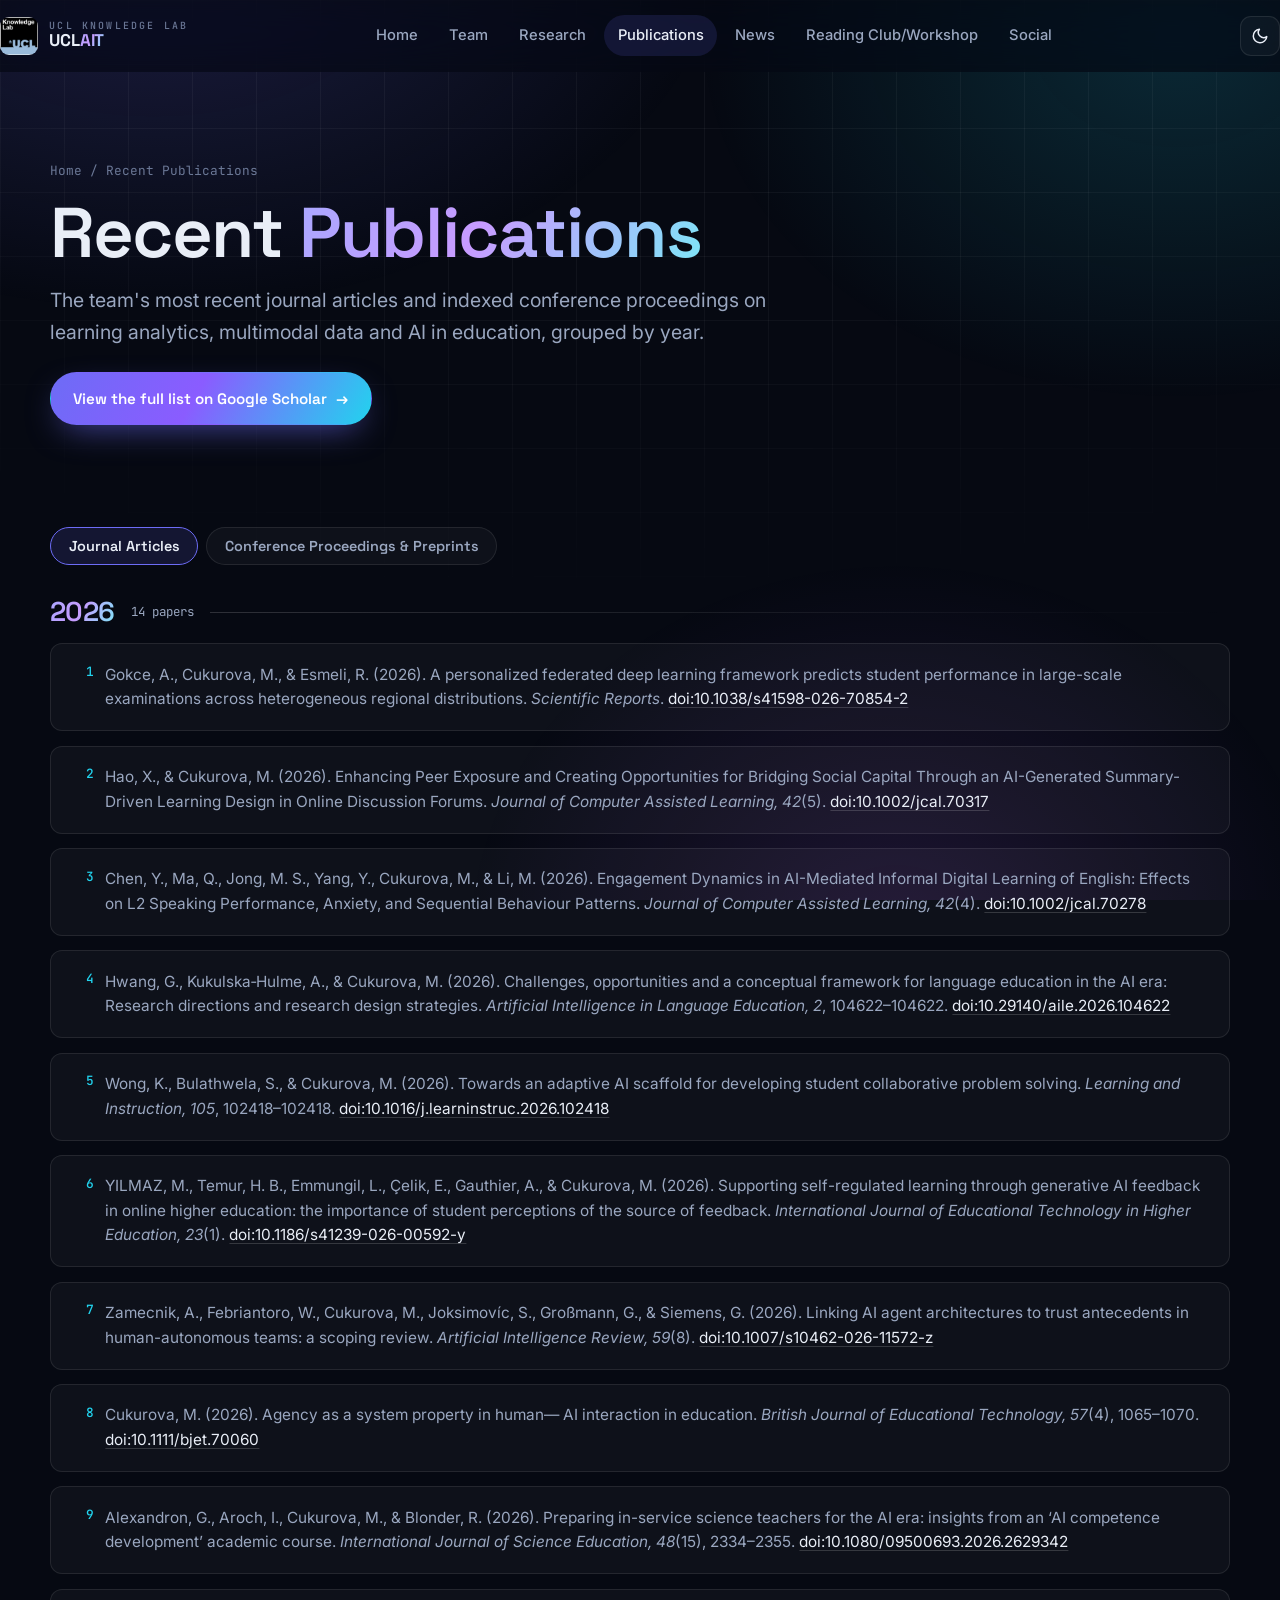
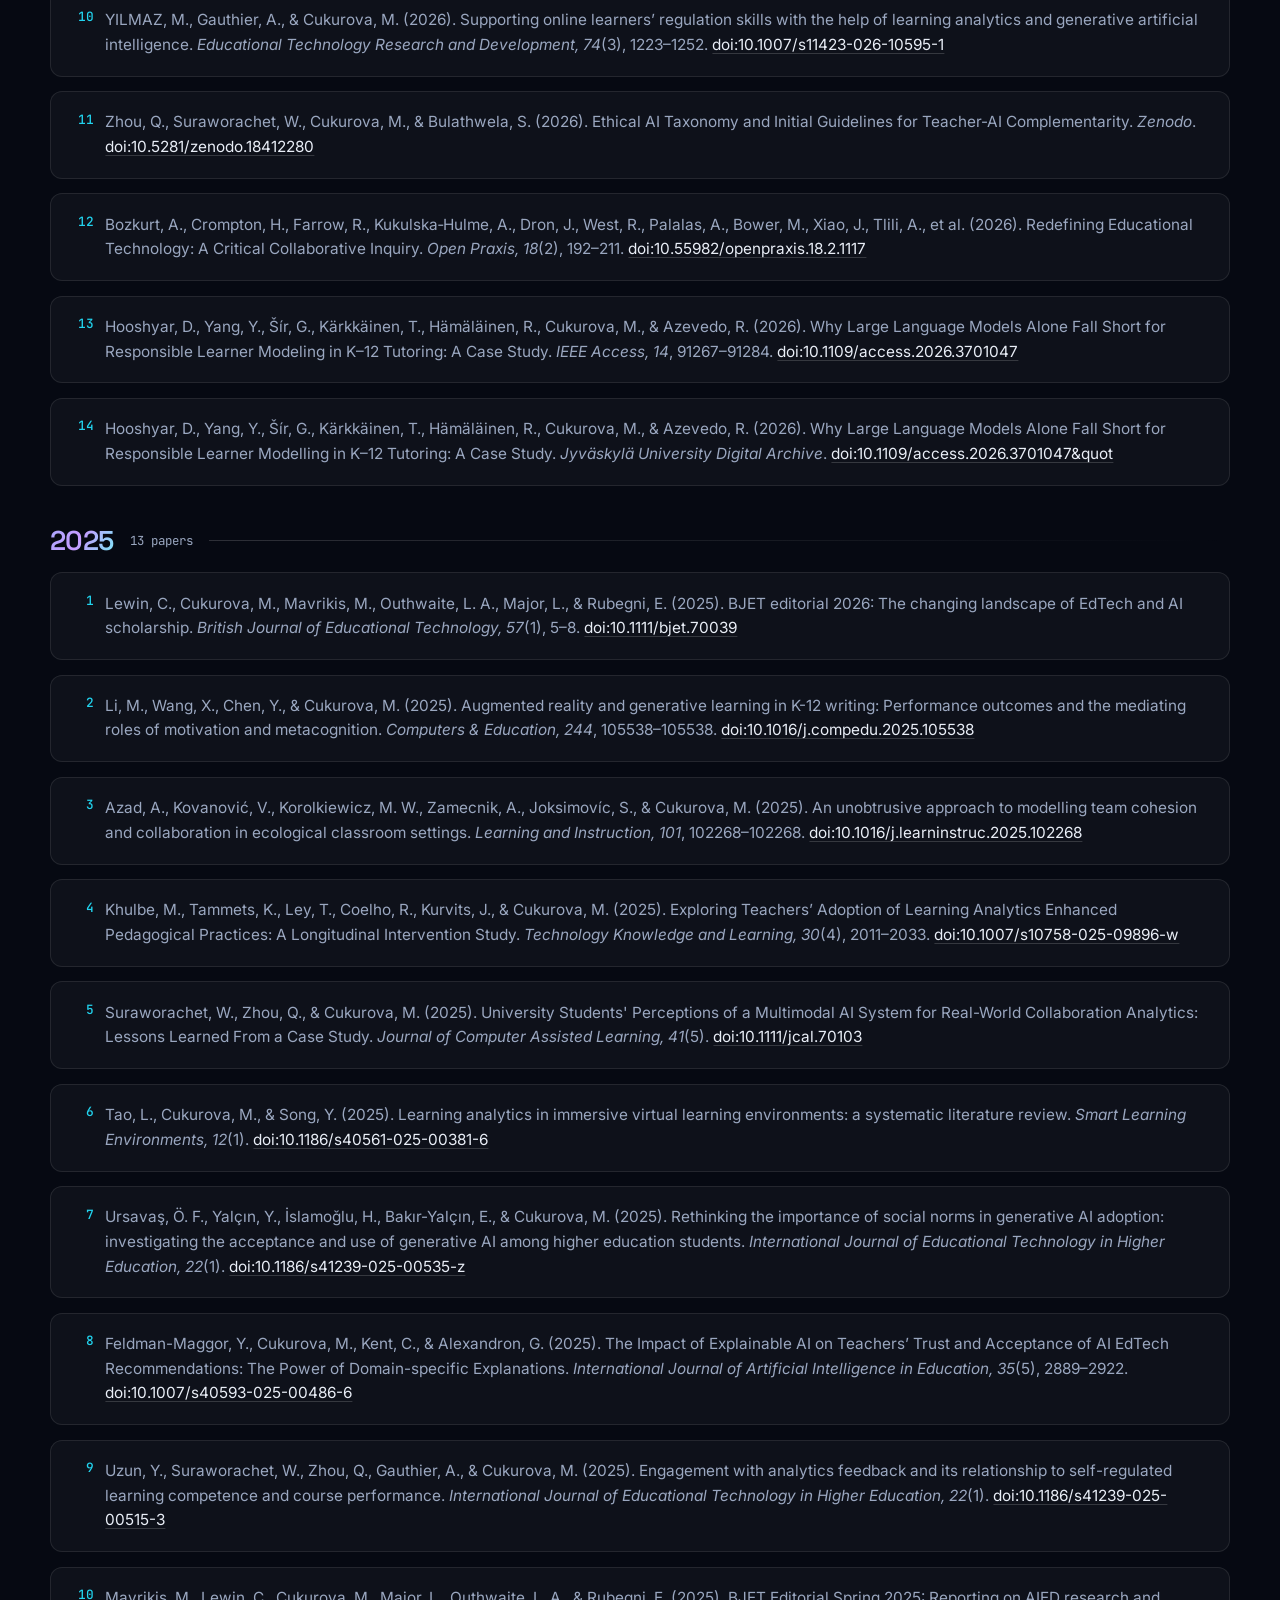
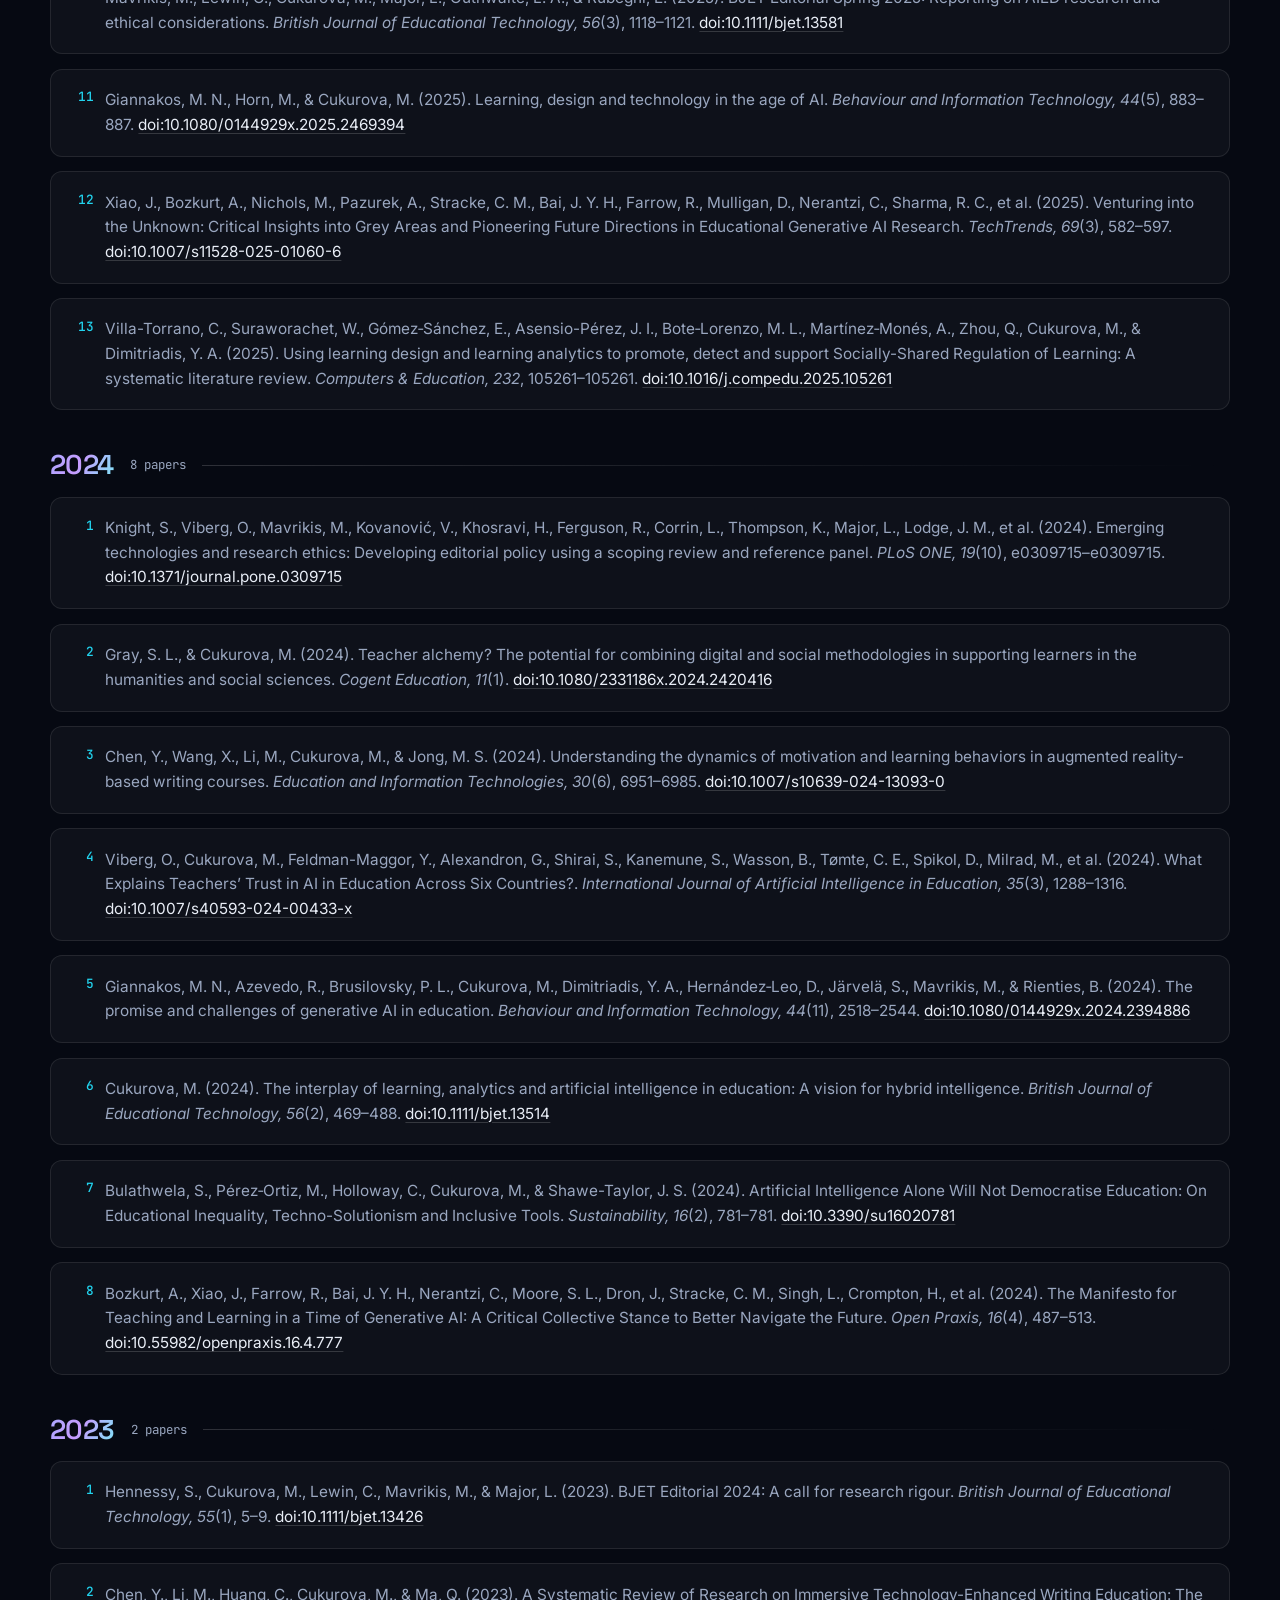
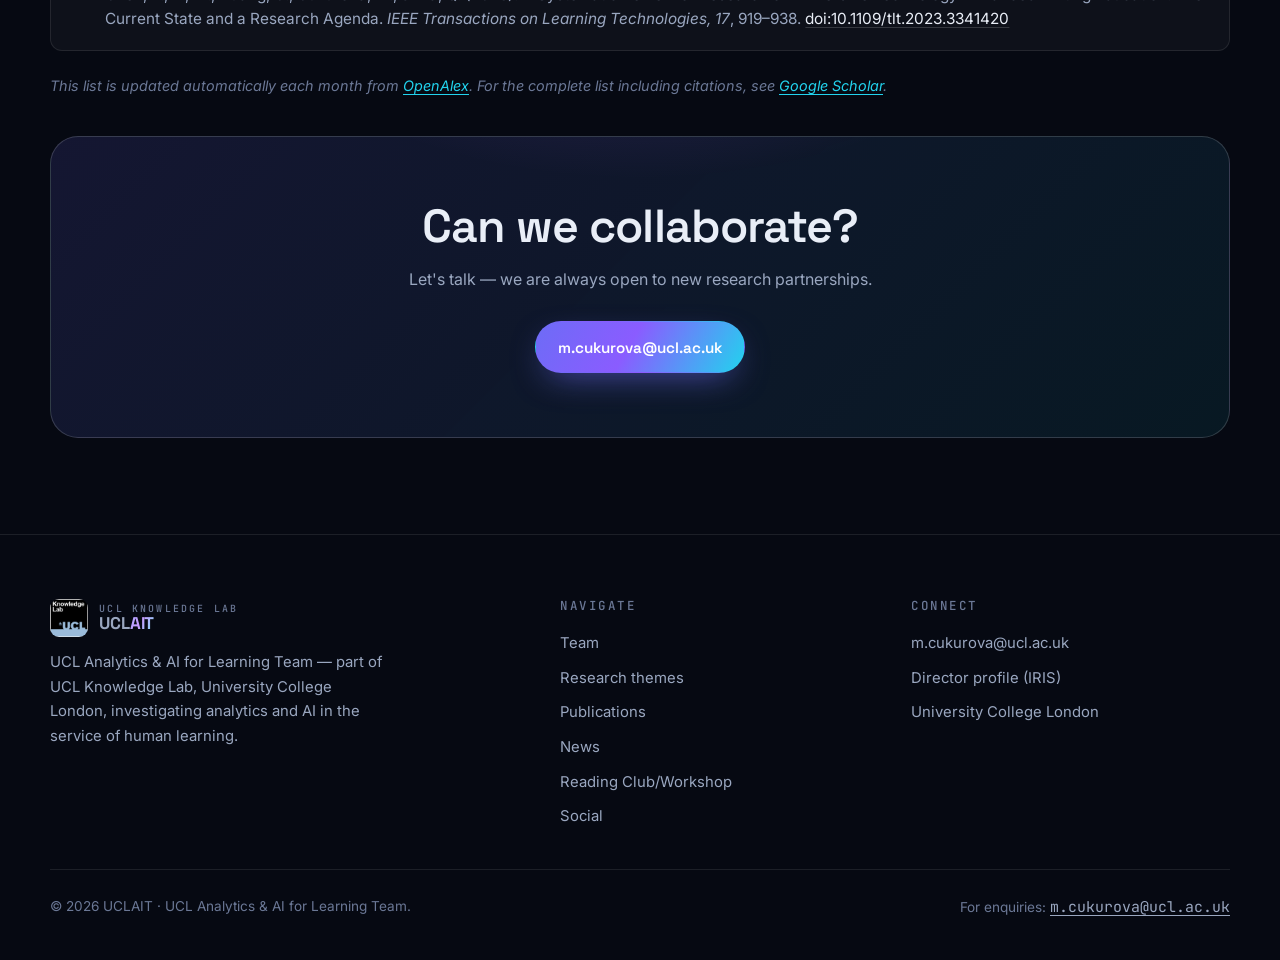
<file: publications.html>
<!DOCTYPE html>
<html lang="en" data-theme="dark">
<head>
  <meta charset="UTF-8" />
  <meta name="viewport" content="width=device-width, initial-scale=1.0" />
  <title>Recent Publications — UCLAIT</title>
  <meta name="description" content="Recent journal articles and indexed conference proceedings from the UCL Analytics & AI for Learning Team." />
  <link rel="preconnect" href="https://fonts.googleapis.com" />
  <link rel="preconnect" href="https://fonts.gstatic.com" crossorigin />
  <link rel="stylesheet" href="assets/styles.css?v=3" />
  <script defer src="assets/main.js?v=2"></script>
  <script defer src="assets/content.js?v=11"></script>
</head>
<body>

  <header class="nav">
    <div class="container nav__inner">
      <a class="brand" href="index.html">
        <img src="images/a2aabb_ce981aacd96a4968916def9b29ad0d88~mv2.avif" alt="UCL Knowledge Lab logo" />
        <span class="brand__text"><small>UCL Knowledge Lab</small><span class="brand__name">UCL<b>AIT</b></span></span>
      </a>
      <nav aria-label="Primary">
        <ul class="nav__links" id="navLinks">
          <li><a href="index.html">Home</a></li>
          <li><a href="team.html">Team</a></li>
          <li><a href="research.html">Research</a></li>
          <li><a href="publications.html">Publications</a></li>
          <li><a href="news.html">News</a></li>
          <li><a href="reading-club.html">Reading Club/Workshop</a></li>
          <li><a href="social.html">Social</a></li>
        </ul>
      </nav>
      <div class="nav__actions">
        <button class="icon-btn theme-toggle" aria-label="Toggle colour theme" type="button">
          <svg class="moon" viewBox="0 0 24 24" fill="none" stroke="currentColor" stroke-width="2" stroke-linecap="round" stroke-linejoin="round"><path d="M21 12.79A9 9 0 1 1 11.21 3 7 7 0 0 0 21 12.79z"/></svg>
          <svg class="sun" viewBox="0 0 24 24" fill="none" stroke="currentColor" stroke-width="2" stroke-linecap="round" stroke-linejoin="round"><circle cx="12" cy="12" r="4"/><path d="M12 2v2M12 20v2M4.9 4.9l1.4 1.4M17.7 17.7l1.4 1.4M2 12h2M20 12h2M4.9 19.1l1.4-1.4M17.7 6.3l1.4-1.4"/></svg>
        </button>
        <button class="icon-btn nav__burger" aria-label="Open menu" aria-expanded="false" type="button">
          <svg viewBox="0 0 24 24" fill="none" stroke="currentColor" stroke-width="2" stroke-linecap="round"><path d="M3 6h18M3 12h18M3 18h18"/></svg>
        </button>
      </div>
    </div>
  </header>

  <main>
    <section class="page-header">
      <div class="container">
        <p class="breadcrumb"><a href="index.html">Home</a> / Recent Publications</p>
        <h1>Recent <span class="gradient-text">Publications</span></h1>
        <p class="lead">The team's most recent journal articles and indexed conference proceedings on learning analytics, multimodal data and AI in education, grouped by year.</p>
        <div class="hero__cta" style="margin-top:1.5rem">
          <a class="btn btn--primary" href="https://scholar.google.com/citations?hl=en&amp;user=OsfFt0cAAAAJ" target="_blank" rel="noopener">View the full list on Google Scholar <span class="arrow">→</span></a>
        </div>
      </div>
    </section>

    <section class="section section--tight">
      <div class="container">
        <div class="pub-tabs" role="tablist">
          <button class="pub-tab active" data-target="journals" role="tab">Journal Articles</button>
          <button class="pub-tab" data-target="conferences" role="tab">Conference Proceedings &amp; Preprints</button>
        </div>

        <!-- Publication lists are rendered from data/publications.csv by assets/content.js,
             grouped into one block per year. That CSV is refreshed automatically each month
             from OpenAlex by the GitHub Action at .github/workflows/update-publications.yml
             — see CONTENT-GUIDE.md. -->

        <!-- ===== Journals ===== -->
        <div class="pub-panel active" id="journals">
          <div class="pub-years" id="pub-journals"></div>
        </div>

        <!-- ===== Conferences ===== -->
        <div class="pub-panel" id="conferences">
          <div class="pub-years" id="pub-conferences"></div>
        </div>

        <p class="note">This list is updated automatically each month from <a class="muted-link" href="https://openalex.org/" target="_blank" rel="noopener">OpenAlex</a>. For the complete list including citations, see <a class="muted-link" href="https://scholar.google.com/citations?hl=en&amp;user=OsfFt0cAAAAJ" target="_blank" rel="noopener">Google Scholar</a>.</p>

        <div class="cta reveal mt-4">
          <h2>Can we collaborate?</h2>
          <p>Let's talk — we are always open to new research partnerships.</p>
          <div class="cta__actions">
            <a class="btn btn--primary" href="mailto:m.cukurova@ucl.ac.uk">m.cukurova@ucl.ac.uk</a>
          </div>
        </div>
      </div>
    </section>
  </main>

  <footer class="footer">
    <div class="container">
      <div class="footer__grid">
        <div class="footer__brand">
          <a class="brand" href="index.html">
            <img src="images/a2aabb_ce981aacd96a4968916def9b29ad0d88~mv2.avif" alt="UCL Knowledge Lab logo" />
            <span class="brand__text"><small>UCL Knowledge Lab</small><span class="brand__name">UCL<b>AIT</b></span></span>
          </a>
          <p>UCL Analytics &amp; AI for Learning Team — part of UCL Knowledge Lab, University College London, investigating analytics and AI in the service of human learning.</p>
        </div>
        <div>
          <h4>Navigate</h4>
          <ul>
            <li><a href="team.html">Team</a></li>
            <li><a href="research.html">Research themes</a></li>
            <li><a href="publications.html">Publications</a></li>
            <li><a href="news.html">News</a></li>
            <li><a href="reading-club.html">Reading Club/Workshop</a></li>
            <li><a href="social.html">Social</a></li>
          </ul>
        </div>
        <div>
          <h4>Connect</h4>
          <ul>
            <li><a href="mailto:m.cukurova@ucl.ac.uk">m.cukurova@ucl.ac.uk</a></li>
            <li><a href="https://iris.ucl.ac.uk/iris/browse/profile?upi=MCUKU85" target="_blank" rel="noopener">Director profile (IRIS)</a></li>
            <li><a href="https://www.ucl.ac.uk" target="_blank" rel="noopener">University College London</a></li>
          </ul>
        </div>
      </div>
      <div class="footer__bottom">
        <span>© 2026 UCLAIT · UCL Analytics &amp; AI for Learning Team.</span>
        <span>For enquiries: <a class="mono-mail muted-link" href="mailto:m.cukurova@ucl.ac.uk">m.cukurova@ucl.ac.uk</a></span>
      </div>
    </div>
  </footer>

</body>
</html>
</file>
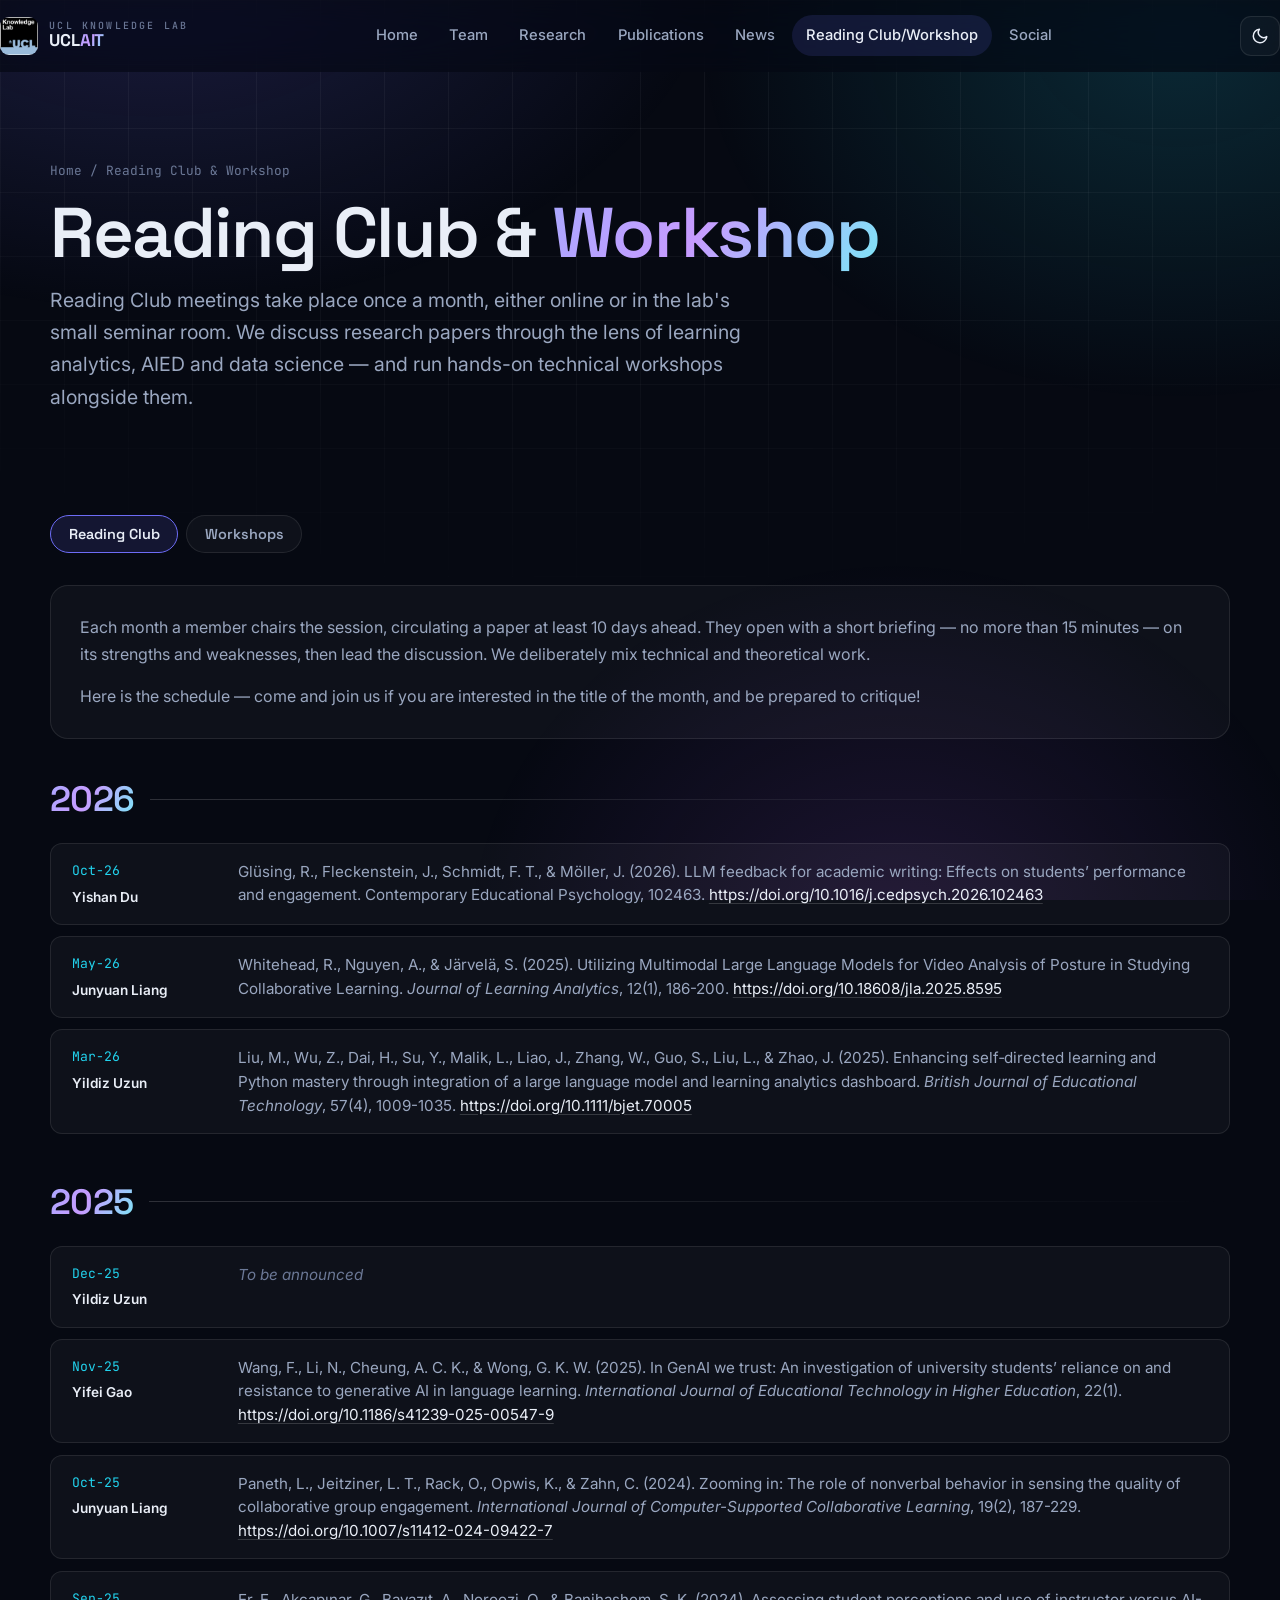
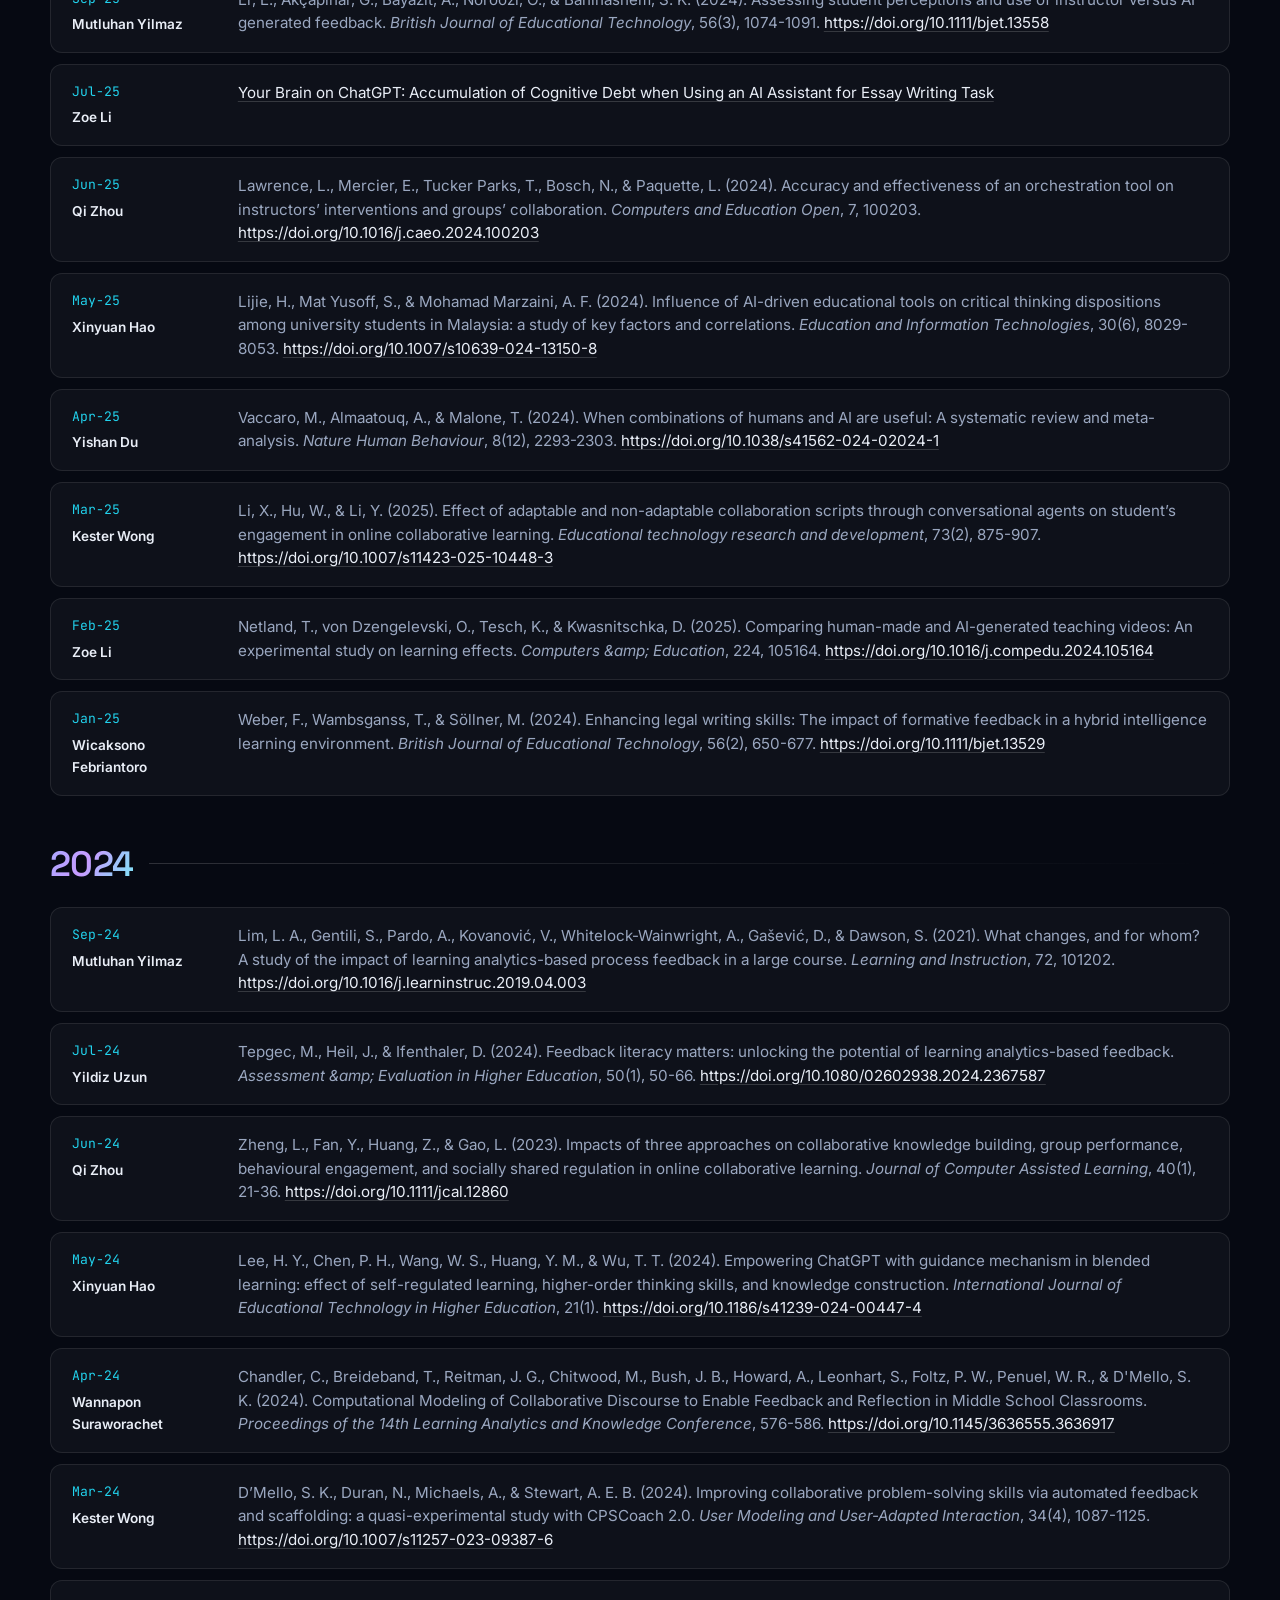
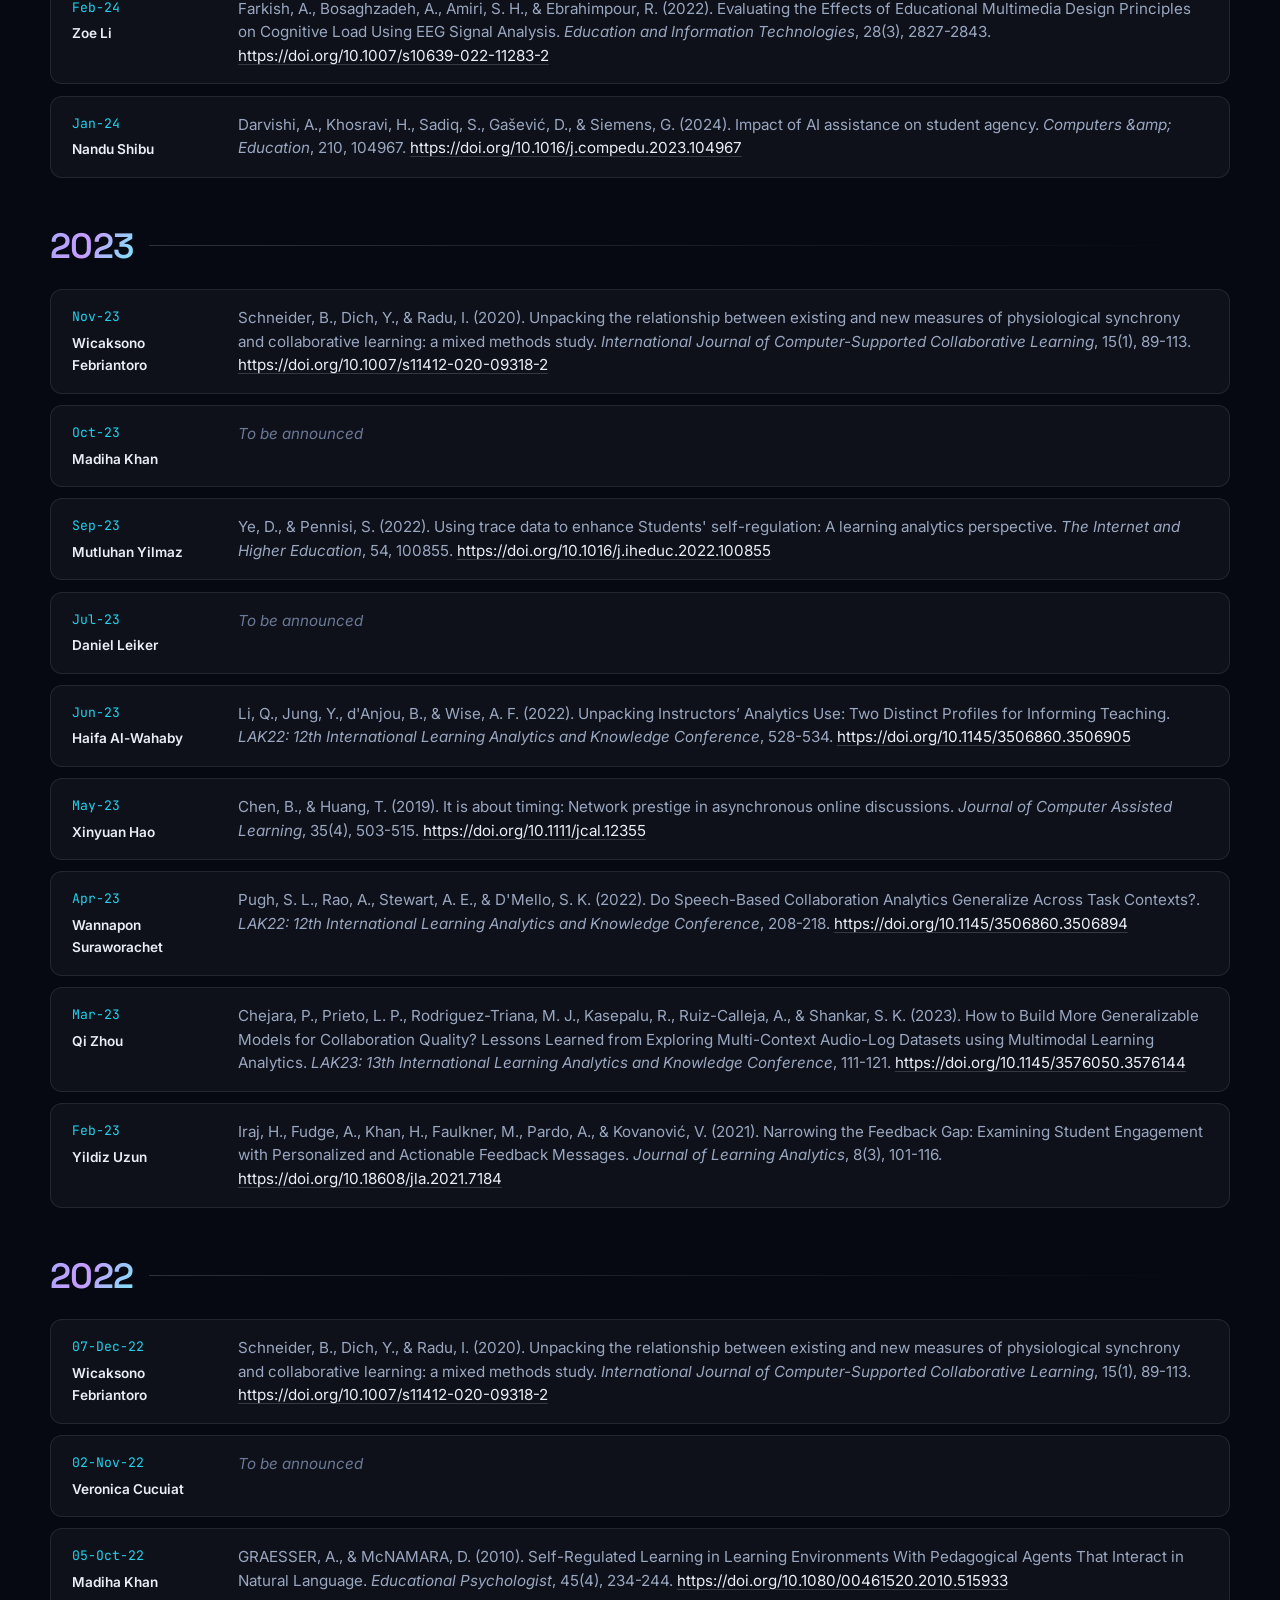
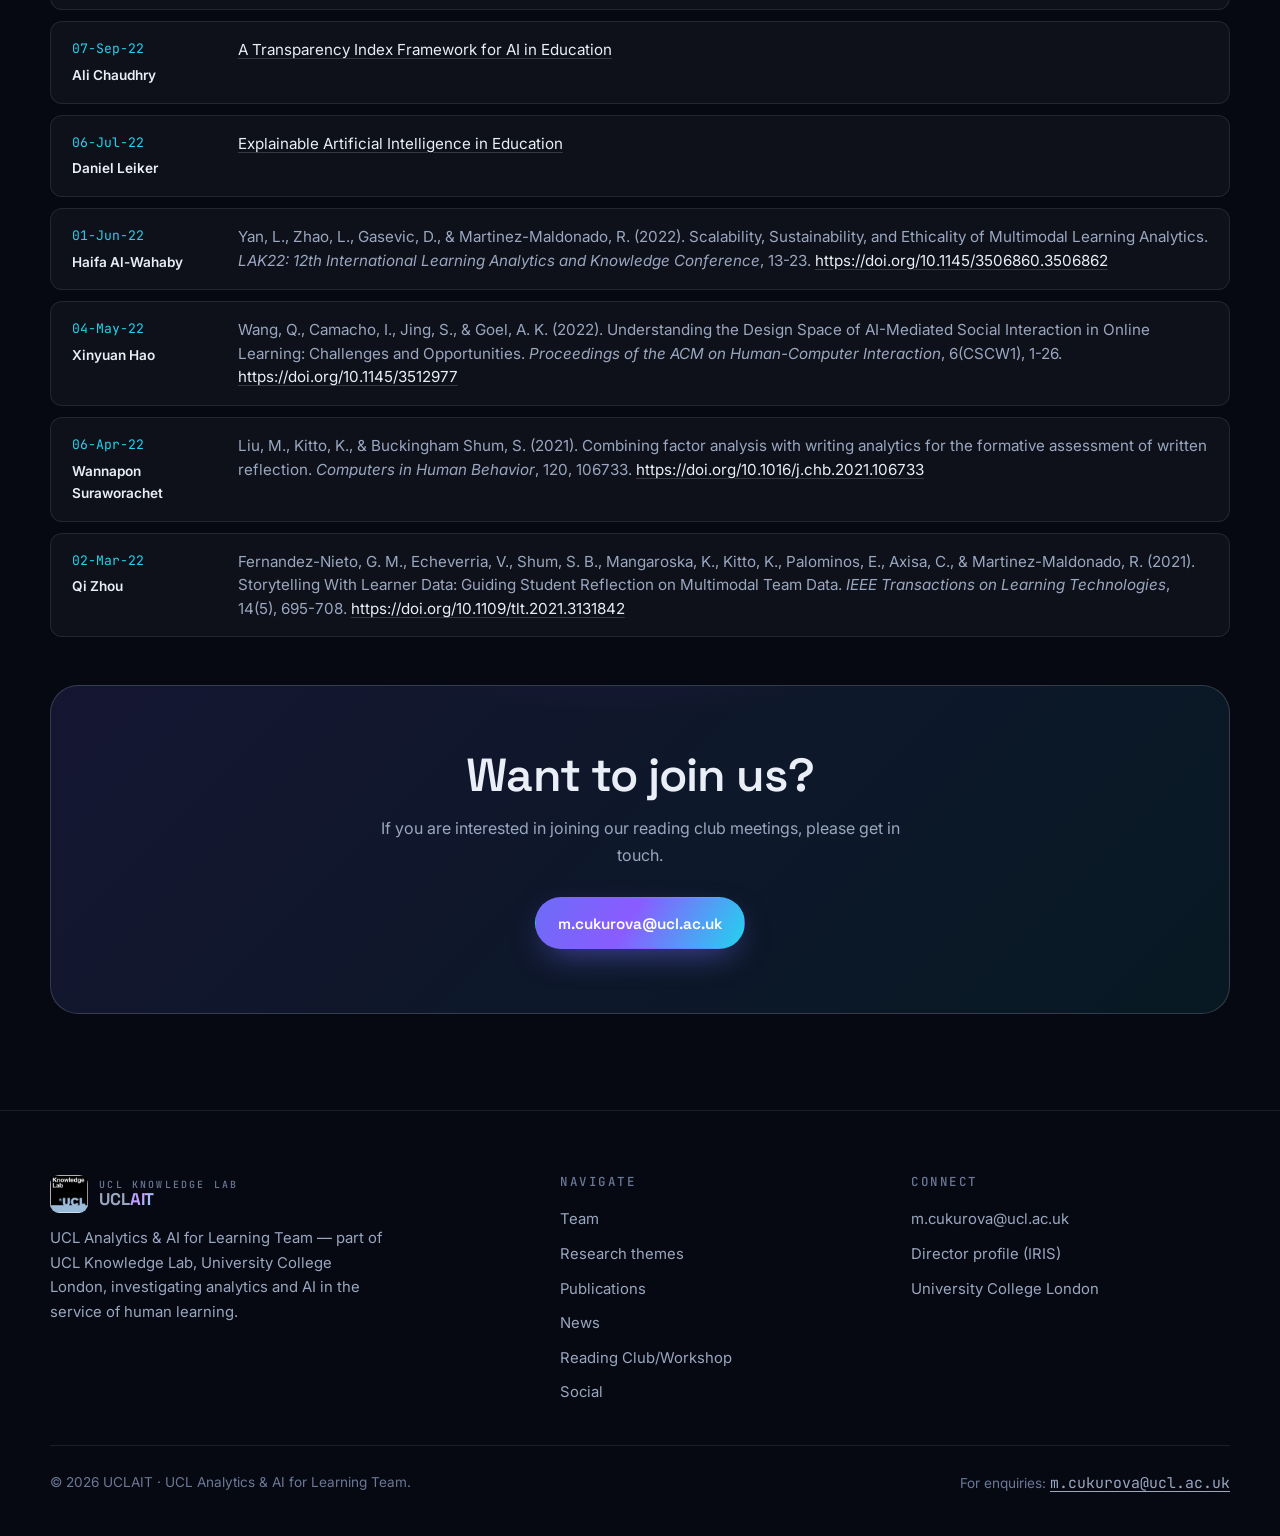
<file: reading-club.html>
<!DOCTYPE html>
<html lang="en" data-theme="dark">
<head>
  <meta charset="UTF-8" />
  <meta name="viewport" content="width=device-width, initial-scale=1.0" />
  <title>Reading Club / Workshop — UCLAIT</title>
  <meta name="description" content="The UCLAIT reading club discusses research papers through the lens of learning analytics, AIED and data science, alongside hands-on technical workshops. Browse the full schedule." />
  <link rel="preconnect" href="https://fonts.googleapis.com" />
  <link rel="preconnect" href="https://fonts.gstatic.com" crossorigin />
  <link rel="stylesheet" href="assets/styles.css?v=3" />
  <script defer src="assets/main.js?v=2"></script>
  <script defer src="assets/content.js?v=11"></script>
</head>
<body>

  <header class="nav">
    <div class="container nav__inner">
      <a class="brand" href="index.html">
        <img src="images/a2aabb_ce981aacd96a4968916def9b29ad0d88~mv2.avif" alt="UCL Knowledge Lab logo" />
        <span class="brand__text"><small>UCL Knowledge Lab</small><span class="brand__name">UCL<b>AIT</b></span></span>
      </a>
      <nav aria-label="Primary">
        <ul class="nav__links" id="navLinks">
          <li><a href="index.html">Home</a></li>
          <li><a href="team.html">Team</a></li>
          <li><a href="research.html">Research</a></li>
          <li><a href="publications.html">Publications</a></li>
          <li><a href="news.html">News</a></li>
          <li><a href="reading-club.html">Reading Club/Workshop</a></li>
          <li><a href="social.html">Social</a></li>
        </ul>
      </nav>
      <div class="nav__actions">
        <button class="icon-btn theme-toggle" aria-label="Toggle colour theme" type="button">
          <svg class="moon" viewBox="0 0 24 24" fill="none" stroke="currentColor" stroke-width="2" stroke-linecap="round" stroke-linejoin="round"><path d="M21 12.79A9 9 0 1 1 11.21 3 7 7 0 0 0 21 12.79z"/></svg>
          <svg class="sun" viewBox="0 0 24 24" fill="none" stroke="currentColor" stroke-width="2" stroke-linecap="round" stroke-linejoin="round"><circle cx="12" cy="12" r="4"/><path d="M12 2v2M12 20v2M4.9 4.9l1.4 1.4M17.7 17.7l1.4 1.4M2 12h2M20 12h2M4.9 19.1l1.4-1.4M17.7 6.3l1.4-1.4"/></svg>
        </button>
        <button class="icon-btn nav__burger" aria-label="Open menu" aria-expanded="false" type="button">
          <svg viewBox="0 0 24 24" fill="none" stroke="currentColor" stroke-width="2" stroke-linecap="round"><path d="M3 6h18M3 12h18M3 18h18"/></svg>
        </button>
      </div>
    </div>
  </header>

  <main>
    <section class="page-header">
      <div class="container">
        <p class="breadcrumb"><a href="index.html">Home</a> / Reading Club &amp; Workshop</p>
        <h1>Reading Club &amp; <span class="gradient-text">Workshop</span></h1>
        <p class="lead">Reading Club meetings take place once a month, either online or in the lab's small seminar room. We discuss research papers through the lens of learning analytics, AIED and data science — and run hands-on technical workshops alongside them.</p>
      </div>
    </section>

    <section class="section section--tight">
      <div class="container">
        <div class="pub-tabs" role="tablist">
          <button class="pub-tab active" data-target="reading-club-panel" role="tab">Reading Club</button>
          <button class="pub-tab" data-target="workshop-panel" role="tab">Workshops</button>
        </div>

        <!-- ===== Reading Club ===== -->
        <div class="pub-panel active" id="reading-club-panel">
          <div class="info-panel reveal" style="margin-bottom:2.5rem">
            <p>Each month a member chairs the session, circulating a paper at least 10 days ahead. They open with a short briefing — no more than 15 minutes — on its strengths and weaknesses, then lead the discussion. We deliberately mix technical and theoretical work.</p>
            <p style="margin-top:1rem">Here is the schedule — come and join us if you are interested in the title of the month, and be prepared to critique!</p>
          </div>
          <!-- Reading-club schedule is rendered from data/reading-club.csv by assets/content.js.
               To add/edit a meeting, add or change a row in that CSV — see CONTENT-GUIDE.md. -->
          <div id="rc-root"></div>
        </div>

        <!-- ===== Workshops ===== -->
        <div class="pub-panel" id="workshop-panel">
          <div class="info-panel reveal" style="margin-bottom:2.5rem">
            <p>Hands-on sessions where members share practical tools, methods and code with the team.</p>
          </div>
          <!-- Workshops — rendered from data/workshop.csv by assets/content.js. -->
          <div id="workshop-root"></div>
        </div>

        <div class="cta reveal">
          <h2>Want to join us?</h2>
          <p>If you are interested in joining our reading club meetings, please get in touch.</p>
          <div class="cta__actions">
            <a class="btn btn--primary" href="mailto:m.cukurova@ucl.ac.uk">m.cukurova@ucl.ac.uk</a>
          </div>
        </div>
      </div>
    </section>
  </main>

  <footer class="footer">
    <div class="container">
      <div class="footer__grid">
        <div class="footer__brand">
          <a class="brand" href="index.html">
            <img src="images/a2aabb_ce981aacd96a4968916def9b29ad0d88~mv2.avif" alt="UCL Knowledge Lab logo" />
            <span class="brand__text"><small>UCL Knowledge Lab</small><span class="brand__name">UCL<b>AIT</b></span></span>
          </a>
          <p>UCL Analytics &amp; AI for Learning Team — part of UCL Knowledge Lab, University College London, investigating analytics and AI in the service of human learning.</p>
        </div>
        <div>
          <h4>Navigate</h4>
          <ul>
            <li><a href="team.html">Team</a></li>
            <li><a href="research.html">Research themes</a></li>
            <li><a href="publications.html">Publications</a></li>
            <li><a href="news.html">News</a></li>
            <li><a href="reading-club.html">Reading Club/Workshop</a></li>
            <li><a href="social.html">Social</a></li>
          </ul>
        </div>
        <div>
          <h4>Connect</h4>
          <ul>
            <li><a href="mailto:m.cukurova@ucl.ac.uk">m.cukurova@ucl.ac.uk</a></li>
            <li><a href="https://iris.ucl.ac.uk/iris/browse/profile?upi=MCUKU85" target="_blank" rel="noopener">Director profile (IRIS)</a></li>
            <li><a href="https://www.ucl.ac.uk" target="_blank" rel="noopener">University College London</a></li>
          </ul>
        </div>
      </div>
      <div class="footer__bottom">
        <span>© 2026 UCLAIT · UCL Analytics &amp; AI for Learning Team.</span>
        <span>For enquiries: <a class="mono-mail muted-link" href="mailto:m.cukurova@ucl.ac.uk">m.cukurova@ucl.ac.uk</a></span>
      </div>
    </div>
  </footer>

</body>
</html>
</file>
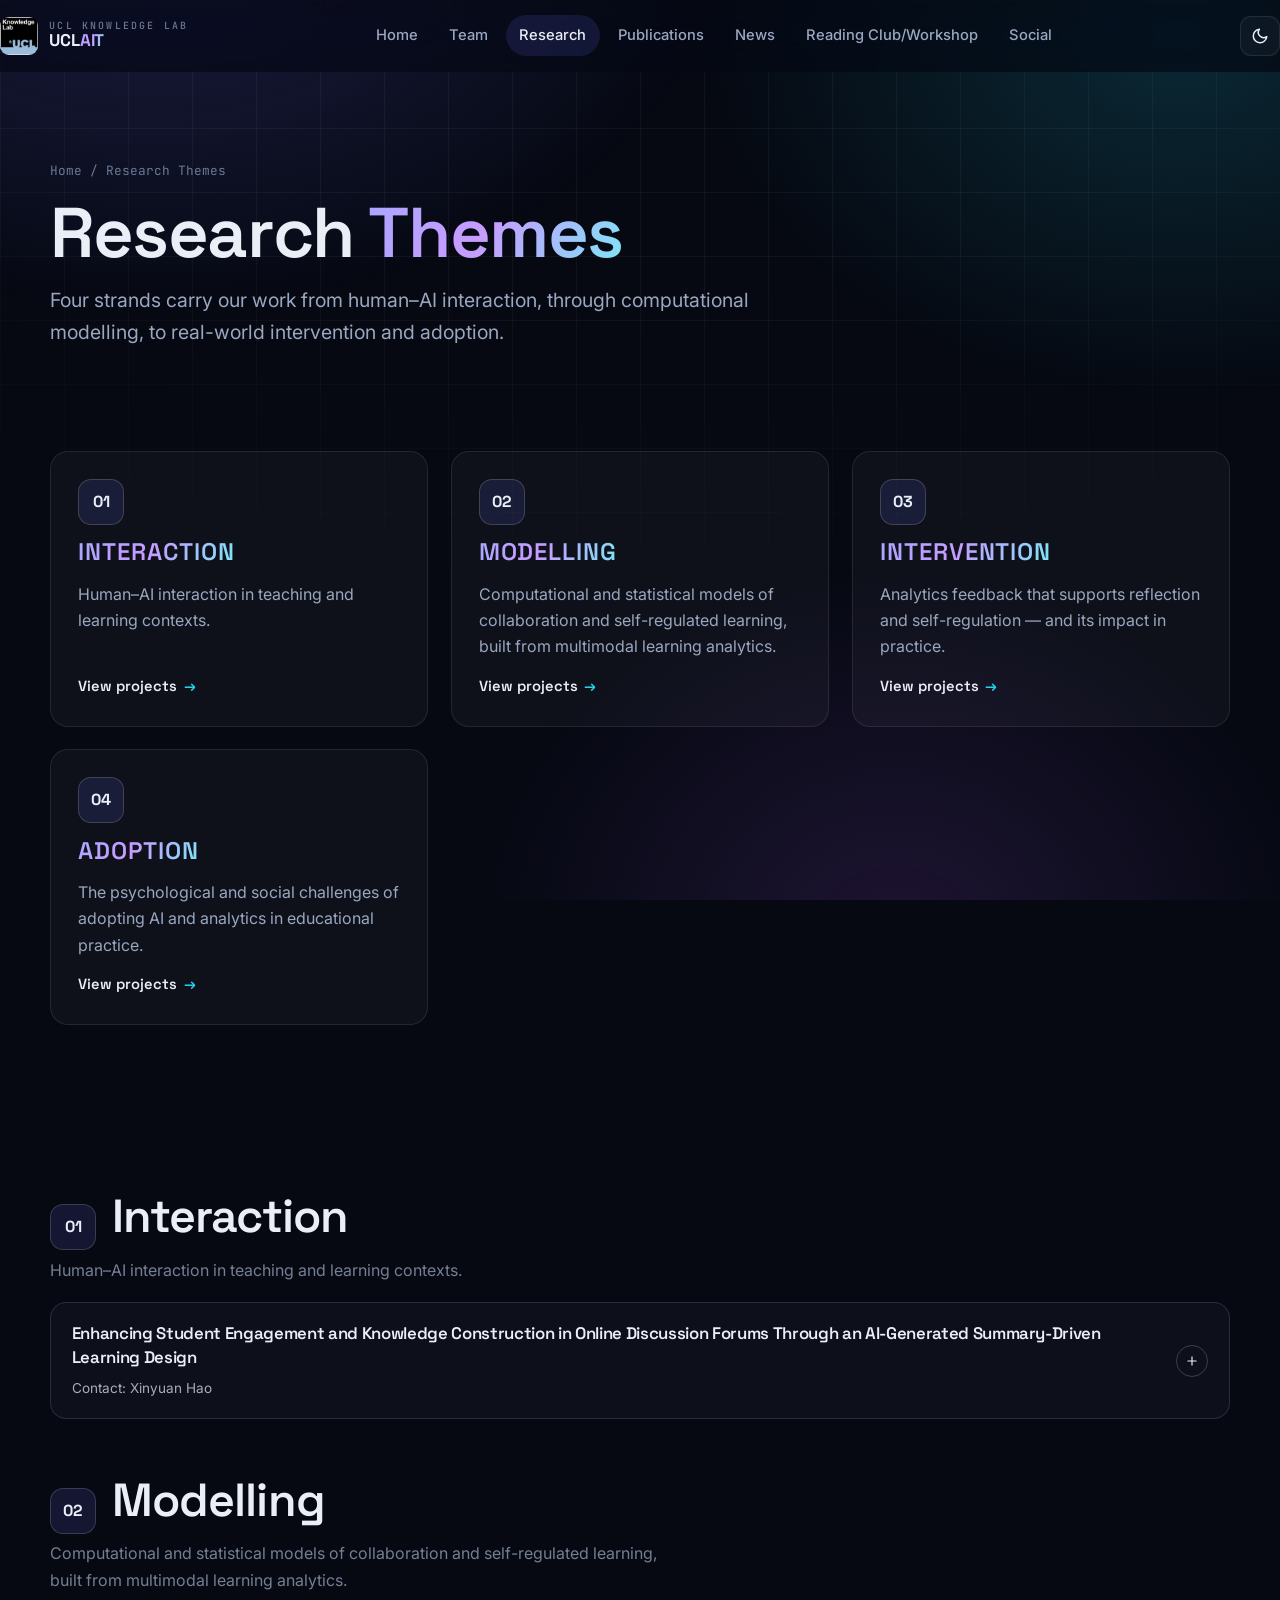
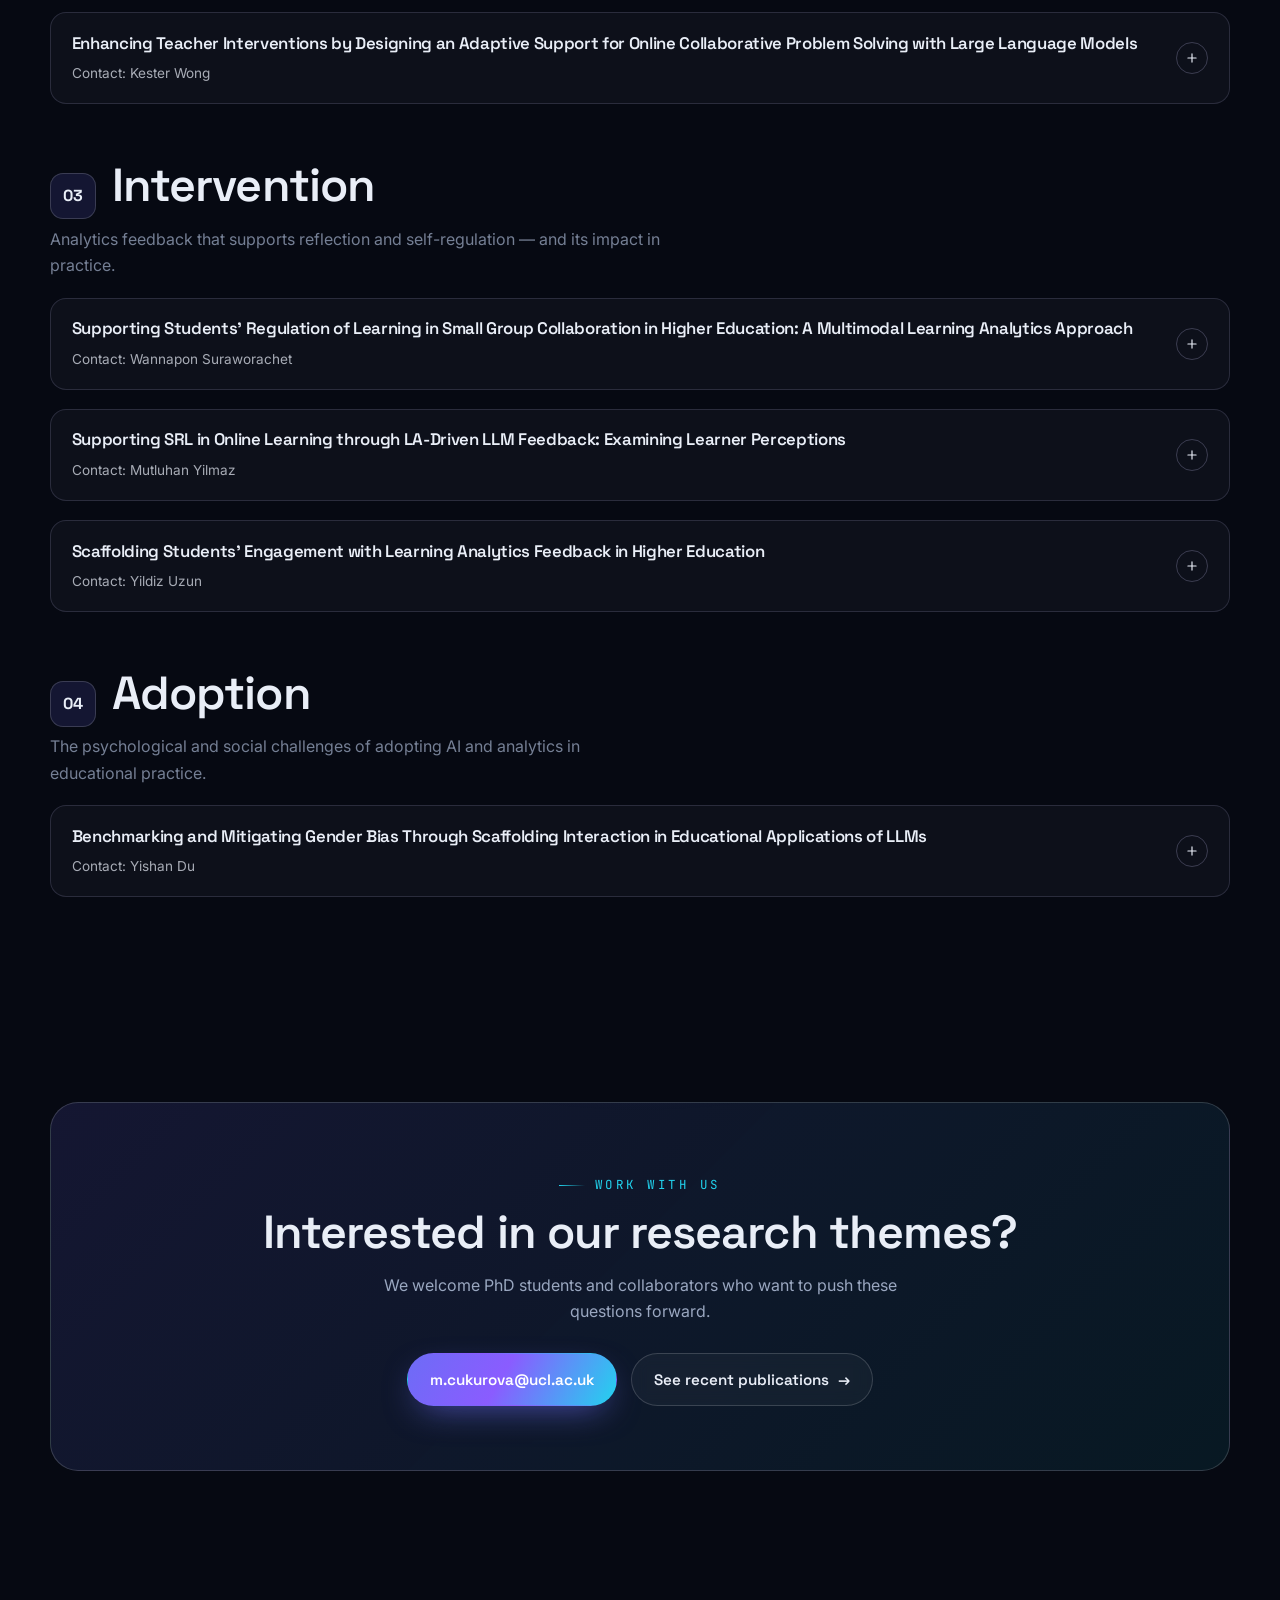
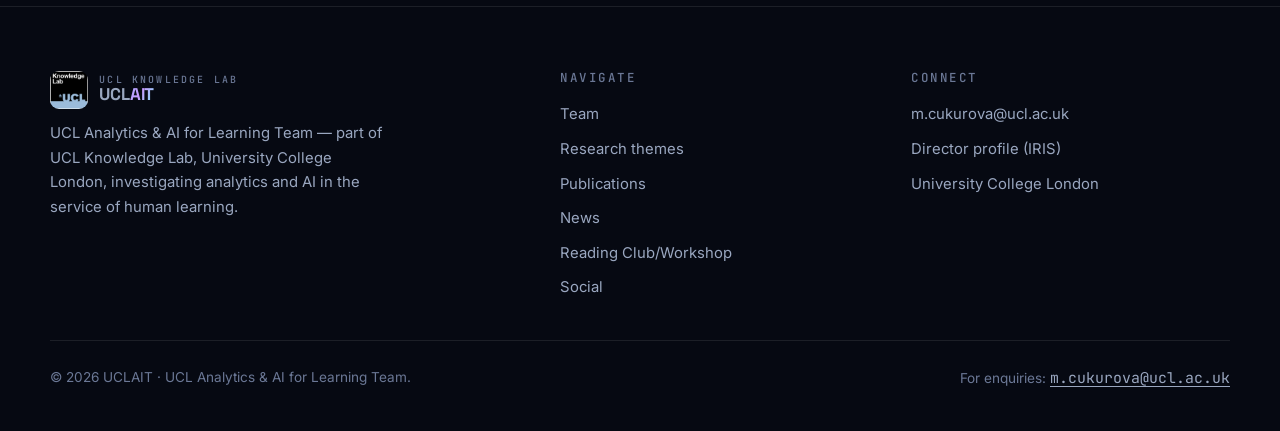
<file: research.html>
<!DOCTYPE html>
<html lang="en" data-theme="dark">
<head>
  <meta charset="UTF-8" />
  <meta name="viewport" content="width=device-width, initial-scale=1.0" />
  <title>Research Themes — UCLAIT</title>
  <meta name="description" content="The four research themes of the UCL Analytics & AI for Learning Team: Interaction, Modelling, Intervention, and Adoption — and the projects within each." />
  <link rel="preconnect" href="https://fonts.googleapis.com" />
  <link rel="preconnect" href="https://fonts.gstatic.com" crossorigin />
  <link rel="stylesheet" href="assets/styles.css?v=3" />
  <script defer src="assets/main.js?v=2"></script>
  <!-- Project-presentation styles. Move into assets/styles.css once tokens are aligned. -->
  <style>
    .theme-section { scroll-margin-top: 6rem; }
    /* A new theme block always follows the previous theme's project cards, so key the
       separation off that pairing (the adjacent-theme rule below never actually matched). */
    .project + .theme-section { margin-top: 3.5rem; }
    .theme-section + .theme-section { margin-top: 3.5rem; }
    .theme-section__head { display: flex; align-items: baseline; gap: 1rem; flex-wrap: wrap; margin-bottom: .4rem; }
    .theme-section__head .chip { flex: none; }
    .theme-section__head h2 { margin: 0; }
    .theme-section > .muted { opacity: .75; max-width: 62ch; }

    .project { border: 1px solid rgba(128,128,160,.25); border-radius: 16px; margin-top: 1.2rem; background: rgba(128,128,160,.06); overflow: hidden; transition: border-color .2s ease; }
    .project[open], .project:hover { border-color: rgba(128,128,160,.5); }
    .project > summary { list-style: none; cursor: pointer; padding: 1.1rem 1.3rem; display: flex; align-items: center; gap: 1rem; }
    .project > summary::-webkit-details-marker { display: none; }
    .project > summary:focus-visible { outline: 2px solid currentColor; outline-offset: 2px; }
    .project__heading h3 { margin: 0 0 .25rem; font-size: 1.05rem; line-height: 1.45; }
    .project__lead { font-size: .85rem; opacity: .7; }
    .project__toggle { margin-left: auto; flex: none; width: 2rem; height: 2rem; border-radius: 50%; border: 1px solid rgba(128,128,160,.4); display: grid; place-items: center; transition: transform .25s ease; }
    .project[open] .project__toggle { transform: rotate(45deg); }
    .project__body { padding: 0 1.3rem 1.4rem; }
    .project__body h4 { margin: 1.4rem 0 .5rem; font-size: .78rem; text-transform: uppercase; letter-spacing: .08em; opacity: .65; }
    .project__summary { margin: 0; max-width: 70ch; }

    .keywords { display: flex; flex-wrap: wrap; gap: .45rem; padding: 0; margin: 0; list-style: none; }
    .keywords li { font-size: .78rem; padding: .25rem .7rem; border-radius: 999px; border: 1px solid rgba(128,128,160,.35); opacity: .9; }

    .project__gallery { display: grid; grid-template-columns: repeat(auto-fit, minmax(180px, 1fr)); gap: .8rem; padding: 0; margin: 0; list-style: none; }
    .project__gallery a { display: block; border-radius: 12px; overflow: hidden; border: 1px solid rgba(128,128,160,.3); }
    .project__gallery img { width: 100%; height: 130px; object-fit: cover; display: block; transition: transform .25s ease; }
    .project__gallery a:hover img { transform: scale(1.04); }
    .project__gallery figcaption { font-size: .78rem; padding: .45rem .2rem 0; opacity: .75; }

    .pub-list { list-style: none; margin: 0; padding: 0; }
    .pub-list li { padding: .65rem 0; border-top: 1px solid rgba(128,128,160,.18); font-size: .9rem; line-height: 1.55; max-width: 75ch; }
    .pub-list li:first-child { border-top: none; padding-top: 0; }
    .pub-list a { word-break: break-word; }

    .project__footer { margin-top: 1.4rem; }
    .placeholder { margin-top: 1.2rem; padding: 1.1rem 1.3rem; border: 1px dashed rgba(128,128,160,.35); border-radius: 16px; font-size: .9rem; opacity: .7; }
  </style>
</head>
<body>
  <header class="nav">
    <div class="container nav__inner">
      <a class="brand" href="index.html">
        <img src="images/a2aabb_ce981aacd96a4968916def9b29ad0d88~mv2.avif" alt="UCL Knowledge Lab logo" />
        <span class="brand__text"><small>UCL Knowledge Lab</small><span class="brand__name">UCL<b>AIT</b></span></span>
      </a>
      <nav aria-label="Primary">
        <ul class="nav__links" id="navLinks">
          <li><a href="index.html">Home</a></li>
          <li><a href="team.html">Team</a></li>
          <li><a href="research.html">Research</a></li>
          <li><a href="publications.html">Publications</a></li>
          <li><a href="news.html">News</a></li>
          <li><a href="reading-club.html">Reading Club/Workshop</a></li>
          <li><a href="social.html">Social</a></li>
        </ul>
      </nav>
      <div class="nav__actions">
        <button class="icon-btn theme-toggle" aria-label="Toggle colour theme" type="button">
          <svg class="moon" viewBox="0 0 24 24" fill="none" stroke="currentColor" stroke-width="2" stroke-linecap="round" stroke-linejoin="round"><path d="M21 12.79A9 9 0 1 1 11.21 3 7 7 0 0 0 21 12.79z"/></svg>
          <svg class="sun" viewBox="0 0 24 24" fill="none" stroke="currentColor" stroke-width="2" stroke-linecap="round" stroke-linejoin="round"><circle cx="12" cy="12" r="4"/><path d="M12 2v2M12 20v2M4.9 4.9l1.4 1.4M17.7 17.7l1.4 1.4M2 12h2M20 12h2M4.9 19.1l1.4-1.4M17.7 6.3l1.4-1.4"/></svg>
        </button>
        <button class="icon-btn nav__burger" aria-label="Open menu" aria-expanded="false" type="button">
          <svg viewBox="0 0 24 24" fill="none" stroke="currentColor" stroke-width="2" stroke-linecap="round"><path d="M3 6h18M3 12h18M3 18h18"/></svg>
        </button>
      </div>
    </div>
  </header>
  <main>
    <section class="page-header">
      <div class="container">
        <p class="breadcrumb"><a href="index.html">Home</a> / Research Themes</p>
        <h1>Research <span class="gradient-text">Themes</span></h1>
        <p class="lead">Four strands carry our work from human–AI interaction, through computational modelling, to real-world intervention and adoption.</p>
      </div>
    </section>

    <!-- Theme overview: cards now link to their project sections below -->
    <section class="section section--tight">
      <div class="container">
        <div class="grid grid--2">
          <article class="card theme-card reveal">
            <span class="chip">01</span>
            <h3><span>INtERACTION</span></h3>
            <p>Human–AI interaction in teaching and learning contexts.</p>
            <a class="more" href="#interaction">View projects <span class="arrow">→</span></a>
          </article>
          <article class="card theme-card reveal">
            <span class="chip">02</span>
            <h3><span>ModeLLING</span></h3>
            <p>Computational and statistical models of collaboration and self-regulated learning, built from multimodal learning analytics.</p>
            <a class="more" href="#modelling">View projects <span class="arrow">→</span></a>
          </article>
          <article class="card theme-card reveal">
            <span class="chip">03</span>
            <h3><span>INTervention</span></h3>
            <p>Analytics feedback that supports reflection and self-regulation — and its impact in practice.</p>
            <a class="more" href="#intervention">View projects <span class="arrow">→</span></a>
          </article>
          <article class="card theme-card reveal">
            <span class="chip">04</span>
            <h3><span>Adoption</span></h3>
            <p>The psychological and social challenges of adopting AI and analytics in educational practice.</p>
            <a class="more" href="#adoption">View projects <span class="arrow">→</span></a>
          </article>
        </div>
      </div>
    </section>

    <!-- ====================== PROJECTS BY THEME ====================== -->
    <section class="section">
      <div class="container">

        <!-- 01 · Interaction -->
        <div class="theme-section reveal" id="interaction">
          <div class="theme-section__head">
            <span class="chip">01</span>
            <h2>Interaction</h2>
          </div>
          <p class="muted">Human–AI interaction in teaching and learning contexts.</p>
        </div>

        <details class="project reveal">
  <summary>
    <div class="project__heading">
      <h3>Enhancing Student Engagement and Knowledge Construction in Online Discussion Forums Through an AI-Generated Summary-Driven Learning Design</h3>
      <span class="project__lead">Contact: Xinyuan Hao</span>
    </div>
    <span class="project__toggle" aria-hidden="true">
      <svg viewBox="0 0 24 24" width="14" height="14" fill="none" stroke="currentColor" stroke-width="2" stroke-linecap="round"><path d="M12 5v14M5 12h14"/></svg>
    </span>
  </summary>
  <div class="project__body">
    <h4>Research summary</h4>
    <p class="project__summary">Online discussion forums are widely used in higher education, yet sustaining meaningful participation and deep knowledge construction remains challenging. This research investigates the impact of an AI-generated summary-driven learning design on students&rsquo; engagement, knowledge construction, and social capital in asynchronous online discussions. Adopting a design-based research methodology across four iterative cycles, the study combines learning design interventions with interviews and focus groups to examine both learning processes and student experiences. Findings indicate that the AI-generated summary-driven learning design can increase posting, replying, and viewing activity, support more students in reaching higher levels of knowledge construction, and strengthen bridging social capital within the learning community. The work contributes empirical evidence on the educational value of AI-generated learning support and offers practical design principles for integrating generative AI into online learning environments.</p>

    <h4>Keywords</h4>
    <ul class="keywords">
      <li>online discussion forums</li>
      <li>generative AI</li>
      <li>learning design</li>
      <li>student engagement</li>
      <li>knowledge construction</li>
      <li>social capital</li>
    </ul>

    <h4>Selected publications</h4>
    <ul class="pub-list">
      <li>Hao, X., &amp; Cukurova, M. (2025). Enhancing engagement and social capital through an AI-generated summary-driven learning design in online discussion forums. In K. Tammets, S. Sosnovsky, R. F. Mello, G. Pishtari, &amp; T. Nazaretsky (Eds.), <em>Two Decades of TEL: From Lessons Learnt to Challenges Ahead (EC-TEL 2025)</em>, Lecture Notes in Computer Science, vol.&nbsp;16063. Springer. <a href="https://doi.org/10.1007/978-3-032-03870-8_16" target="_blank" rel="noopener">doi:10.1007/978-3-032-03870-8_16</a></li>
      <li>Hao, X., &amp; Cukurova, M. (2023). Exploring the effects of &ldquo;AI-generated&rdquo; discussion summaries on learners&rsquo; engagement in online discussions. In N. Wang, G. Rebolledo-Mendez, V. Dimitrova, N. Matsuda, &amp; O. C. Santos (Eds.), <em>Artificial Intelligence in Education. Posters and Late Breaking Results, Workshops and Tutorials, Industry and Innovation Tracks, Practitioners, Doctoral Consortium and Blue Sky (AIED 2023)</em>, Communications in Computer and Information Science, vol.&nbsp;1831. Springer. <a href="https://doi.org/10.1007/978-3-031-36336-8_24" target="_blank" rel="noopener">doi:10.1007/978-3-031-36336-8_24</a></li>
    </ul>

    <p class="project__footer"><a class="more" href="mailto:m.cukurova@ucl.ac.uk?subject=UCLAIT%20project%3A%20AI-Generated%20Summaries%20in%20Online%20Discussion%20Forums">Discuss this project <span class="arrow">→</span></a></p>
  </div>
</details>

        <!-- 02 · Modelling -->
        <div class="theme-section reveal" id="modelling">
          <div class="theme-section__head">
            <span class="chip">02</span>
            <h2>Modelling</h2>
          </div>
          <p class="muted">Computational and statistical models of collaboration and self-regulated learning, built from multimodal learning analytics.</p>
        </div>

        <details class="project reveal">
  <summary>
    <div class="project__heading">
      <h3>Enhancing Teacher Interventions by Designing an Adaptive Support for Online Collaborative Problem Solving with Large Language Models</h3>
      <span class="project__lead">Contact: Kester Wong</span>
    </div>
    <span class="project__toggle" aria-hidden="true">
      <svg viewBox="0 0 24 24" width="14" height="14" fill="none" stroke="currentColor" stroke-width="2" stroke-linecap="round"><path d="M12 5v14M5 12h14"/></svg>
    </span>
  </summary>
  <div class="project__body">
    <h4>Research summary</h4>
    <p class="project__summary">Collaborative Problem Solving (CPS) is a multilevel process involving the perspectives of both individuals and groups, in which activated cognitive domain knowledge and the social aspects of interaction are dynamically engaged towards shared understanding (Luckin et al., 2017). Existing studies have explored the use of coaching (D&rsquo;Mello et al., 2024) and social robots (Nasir et al., 2023) to support and improve aspects of CPS competency; however, just-in-time guidance on CPS processes and the alignment of such support to teaching practice remain underexplored. This research proposes an adaptive support for CPS involving scaffolding of problem-solving and collaborative processes, taking a data-driven approach to the design of an adaptive scaffold intervention. Explorations investigate the use of transformer-based models for CPS diagnosis, with these diagnoses and interventions subsequently compared to those produced by teachers as a preliminary step towards designing an adaptive scaffold intervention system that helps teachers better support students in CPS.</p>

    <h4>Keywords</h4>
    <ul class="keywords">
      <li>collaborative problem solving</li>
      <li>adaptive scaffolding</li>
      <li>teacher support</li>
      <li>multimodal audio data</li>
      <li>process mining</li>
      <li>agentic AI workflow</li>
    </ul>

    <h4>Selected publications</h4>
    <ul class="pub-list">
      <li>Wong, K., Bulathwela, S., &amp; Cukurova, M. (2026). Towards an adaptive AI scaffold for developing student collaborative problem solving. <em>Learning and Instruction</em>. Accepted; pending DOI.</li>
      <li>Wong, K., Shihui, F., Bulathwela, S., &amp; Cukurova, M. (2026). Scaffolding reshapes dialogic engagement in collaborative problem solving: Comparative analysis of two approaches. <em>Proceedings of the 16th International Learning Analytics and Knowledge Conference (LAK &rsquo;26)</em>, 227&ndash;238. <a href="https://doi.org/10.1145/3785022.3785053" target="_blank" rel="noopener">doi:10.1145/3785022.3785053</a></li>
      <li>Wong, K., Wu, B., Bulathwela, S., &amp; Cukurova, M. (2025). Rethinking the potential of multimodality in collaborative problem solving diagnosis with large language models. In A. I. Cristea, E. Walker, Y. Lu, O. C. Santos, &amp; S. Isotani (Eds.), <em>Artificial Intelligence in Education (AIED 2025)</em>, Lecture Notes in Computer Science, vol.&nbsp;15878 (pp. 18&ndash;32). Springer. <a href="https://doi.org/10.1007/978-3-031-98417-4_2" target="_blank" rel="noopener">doi:10.1007/978-3-031-98417-4_2</a></li>
      <li>Wong, K., Bulathwela, S., &amp; Cukurova, M. (2025). Explainable collaborative problem solving diagnosis with BERT using SHAP and its implications for teacher adoption. <em>arXiv preprint</em>. <a href="https://doi.org/10.48550/arXiv.2507.14584" target="_blank" rel="noopener">doi:10.48550/arXiv.2507.14584</a></li>
      <li>Wong, K., Bulathwela, S., &amp; Cukurova, M. (2025). Exploring human&ndash;AI complementarity in CPS diagnosis using unimodal and multimodal BERT models. <em>arXiv preprint</em>. <a href="https://doi.org/10.48550/arXiv.2507.14579" target="_blank" rel="noopener">doi:10.48550/arXiv.2507.14579</a></li>
    </ul>

    <p class="project__footer"><a class="more" href="mailto:m.cukurova@ucl.ac.uk?subject=UCLAIT%20project%3A%20Adaptive%20Support%20for%20CPS">Discuss this project <span class="arrow">→</span></a></p>
  </div>
  </details>
        
        <!-- 03 · Intervention -->
        <div class="theme-section reveal" id="intervention">
          <div class="theme-section__head">
            <span class="chip">03</span>
            <h2>Intervention</h2>
          </div>
          <p class="muted">Analytics feedback that supports reflection and self-regulation — and its impact in practice.</p>

          <!--
            PROJECT TEMPLATE — duplicate this <details> block to add a project.
            Fields: title, lead contact, summary, keywords, visuals (Drive thumbnails), publications.
          -->
          <details class="project reveal">
            <summary>
              <div class="project__heading">
                <h3>Supporting Students' Regulation of Learning in Small Group Collaboration in Higher Education: A Multimodal Learning Analytics Approach</h3>
                <span class="project__lead">Contact: Wannapon Suraworachet</span>
              </div>
              <span class="project__toggle" aria-hidden="true">
                <svg viewBox="0 0 24 24" width="14" height="14" fill="none" stroke="currentColor" stroke-width="2" stroke-linecap="round"><path d="M12 5v14M5 12h14"/></svg>
              </span>
            </summary>
            <div class="project__body">
              <h4>Research summary</h4>
              <p class="project__summary">Effective collaboration requires awareness of group challenges and timely regulation. This research investigates how learning analytics can detect challenge moments in small-group discourse and support students' regulation through an NLP-based predictive model and a feedback dashboard. Findings from a real-world deployment show that analytics-driven feedback can raise students' awareness, particularly at the individual level, though group regulation remains limited with practical challenges. This work offers a theoretically grounded, empirically validated framework for detecting and supporting socially shared regulation of learning in authentic higher education settings.</p>

              <h4>Keywords</h4>
              <ul class="keywords">
                <li>regulation of learning</li>
                <li>collaboration</li>
                <li>large language models</li>
                <li>feedback</li>
                <li>collaboration analytics</li>
                <li>discourse</li>
                <li>natural language processing</li>
              </ul>

              <h4>Visuals</h4>
              <ul class="project__gallery">
                <li>
                  <figure>
                    <a href="images/research/research-dute-class.jpg" target="_blank" rel="noopener">
                      <img src="images/research/research-dute-class.jpg" alt="Students collaborating in the DUTE class" loading="lazy" />
                    </a>
                    <figcaption>DUTE class</figcaption>
                  </figure>
                </li>
                <li>
                  <figure>
                    <a href="images/research/research-collab-analytics-1.jpg" target="_blank" rel="noopener">
                      <img src="images/research/research-collab-analytics-1.jpg" alt="Collaboration analytics feedback dashboard" loading="lazy" />
                    </a>
                    <figcaption>Collaboration analytics feedback</figcaption>
                  </figure>
                </li>
                <li>
                  <figure>
                    <a href="images/research/research-collab-analytics-2.jpg" target="_blank" rel="noopener">
                      <img src="images/research/research-collab-analytics-2.jpg" alt="Collaboration analytics feedback dashboard, version 2" loading="lazy" />
                    </a>
                    <figcaption>Collaboration analytics feedback v2</figcaption>
                  </figure>
                </li>
              </ul>

              <h4>Selected publications</h4>
              <ul class="pub-list">
                <li>Suraworachet, W., Seon, J., &amp; Cukurova, M. (2024). Predicting challenge moments from students&rsquo; discourse: A comparison of GPT-4 to two traditional natural language processing approaches. <em>Proceedings of the 14th Learning Analytics and Knowledge Conference</em>, 473&ndash;485. <a href="https://doi.org/10.1145/3636555.3636905" target="_blank" rel="noopener">doi:10.1145/3636555.3636905</a></li>
                <li>Villa-Torrano, C., Suraworachet, W., Gomez-Sanchez, E., Asensio-Perez, J. I., Bote-Lorenzo, M. L., Martinez-Mones, A., Zhou, Q., Cukurova, M., &amp; Dimitriadis, Y. (2025). Using learning design and learning analytics to promote, detect and support Socially-Shared Regulation of Learning: A systematic literature review. <em>Computers &amp; Education</em>, 232, 105261. <a href="https://doi.org/10.1016/j.compedu.2025.105261" target="_blank" rel="noopener">doi:10.1016/j.compedu.2025.105261</a></li>
                <li>Suraworachet, W., Zhou, Q., &amp; Cukurova, M. (2025). University students&rsquo; perceptions of a multimodal AI system for real-world collaboration analytics: Lessons learned from a case study. <em>Journal of Computer Assisted Learning</em>, 41(5), e70103. <a href="https://doi.org/10.1111/jcal.70103" target="_blank" rel="noopener">doi:10.1111/jcal.70103</a></li>
              </ul>

              <p class="project__footer"><a class="more" href="mailto:m.cukurova@ucl.ac.uk?subject=UCLAIT%20project%3A%20Regulation%20of%20Learning%20in%20Collaboration">Discuss this project <span class="arrow">→</span></a></p>
            </div>
          </details>
          
          <details class="project reveal">
  <summary>
    <div class="project__heading">
      <h3>Supporting SRL in Online Learning through LA-Driven LLM Feedback: Examining Learner Perceptions</h3>
      <span class="project__lead">Contact: Mutluhan Yilmaz</span>
    </div>
    <span class="project__toggle" aria-hidden="true">
      <svg viewBox="0 0 24 24" width="14" height="14" fill="none" stroke="currentColor" stroke-width="2" stroke-linecap="round"><path d="M12 5v14M5 12h14"/></svg>
    </span>
  </summary>
  <div class="project__body">
    <h4>Research summary</h4>
    <p class="project__summary">This doctoral research investigates the role of LLM-generated, trace-based feedback in supporting self-regulated learning (SRL) skills in online higher education. Drawing on learning analytics data, it compares LLM- and tutor-generated feedback across multiple feedback instances over a term, moving beyond single-session designs to examine longitudinal SRL development. Both the quality of the feedback produced and learners&rsquo; perceptions of it are examined, contextualising its potential instructional value. Findings are expected to contribute to the design of scalable, high-quality feedback interventions in online learning contexts.</p>

    <h4>Keywords</h4>
    <ul class="keywords">
      <li>self-regulated learning</li>
      <li>feedback</li>
      <li>online learning</li>
      <li>large language models</li>
      <li>learning analytics</li>
    </ul>

    <h4>Selected publications</h4>
    <ul class="pub-list">
      <li>Yilmaz, M., Gauthier, A., &amp; Cukurova, M. (2026). Supporting online learners&rsquo; regulation skills with the help of learning analytics and generative artificial intelligence. <em>Educational Technology Research and Development</em>, 1&ndash;30.</li>
      <li>Yilmaz, M., Temur, H. B., Emmungil, L., &Ccedil;elik, E., Gauthier, A., &amp; Cukurova, M. (2026). Supporting self-regulated learning through generative AI feedback in online higher education: The importance of student perceptions of the source of feedback. <em>International Journal of Educational Technology in Higher Education</em>, 23(1), 16.</li>
    </ul>

    <p class="project__footer"><a class="more" href="mailto:m.cukurova@ucl.ac.uk?subject=UCLAIT%20project%3A%20SRL%20Feedback%20in%20Online%20Learning">Discuss this project <span class="arrow">→</span></a></p>
  </div>
</details>

<details class="project reveal">
  <summary>
    <div class="project__heading">
      <h3>Scaffolding Students&rsquo; Engagement with Learning Analytics Feedback in Higher Education</h3>
      <span class="project__lead">Contact: Yildiz Uzun</span>
    </div>
    <span class="project__toggle" aria-hidden="true">
      <svg viewBox="0 0 24 24" width="14" height="14" fill="none" stroke="currentColor" stroke-width="2" stroke-linecap="round"><path d="M12 5v14M5 12h14"/></svg>
    </span>
  </summary>
  <div class="project__body">
    <h4>Research summary</h4>
    <p class="project__summary">Learning analytics feedback, frequently delivered through dashboards and visualisations, holds promise for supporting self-regulated learning (SRL) in higher education, yet students often struggle to interpret and act upon such feedback. This research investigates how scaffolding through a generative AI assistant can mediate students&rsquo; engagement with analytics feedback. A first strand of empirical work establishes the relationship between engagement with analytics feedback, SRL competence, and course performance, providing the foundation for design. A second strand analyses the dialogues that emerge between students and a GenAI assistant when interpreting analytics visualisations, characterising the questions students raise and the response patterns that productively support sense-making. Together, the work contributes design principles for AI-scaffolded analytics feedback that bridges visualisation and learner interpretation, with implications for integrating generative AI into feedback infrastructures in higher education.</p>

    <h4>Keywords</h4>
    <ul class="keywords">
      <li>scaffolding</li>
      <li>engagement</li>
      <li>GenAI assistant</li>
      <li>self-regulated learning</li>
      <li>learning analytics feedback</li>
      <li>visualisations</li>
    </ul>

    <h4>Selected publications</h4>
    <ul class="pub-list">
      <li>Uzun, Y., Gauthier, A., &amp; Cukurova, M. (2026). What students ask, how a generative AI assistant responds: Exploring higher education students&rsquo; dialogues on learning analytics feedback. <em>Proceedings of the 16th International Learning Analytics and Knowledge Conference (LAK &rsquo;26)</em>, 42&ndash;52. <a href="https://doi.org/10.1145/3785022.3785028" target="_blank" rel="noopener">doi:10.1145/3785022.3785028</a></li>
      <li>Uzun, Y., Suraworachet, W., Zhou, Q., Gauthier, A., &amp; Cukurova, M. (2025). Engagement with analytics feedback and its relationship to self-regulated learning competence and course performance. <em>International Journal of Educational Technology in Higher Education</em>, 22(1), 17. <a href="https://doi.org/10.1186/s41239-025-00515-3" target="_blank" rel="noopener">doi:10.1186/s41239-025-00515-3</a></li>
    </ul>

    <p class="project__footer"><a class="more" href="mailto:m.cukurova@ucl.ac.uk?subject=UCLAIT%20project%3A%20Scaffolding%20Engagement%20with%20Learning%20Analytics%20Feedback">Discuss this project <span class="arrow">→</span></a></p>
  </div>
</details>
          
        </div>

        <!-- 04 · Adoption -->
        <div class="theme-section reveal" id="adoption">
          <div class="theme-section__head">
            <span class="chip">04</span>
            <h2>Adoption</h2>
          </div>
          <p class="muted">The psychological and social challenges of adopting AI and analytics in educational practice.</p>
        </div>
        
        <details class="project reveal">
  <summary>
    <div class="project__heading">
      <h3>Benchmarking and Mitigating Gender Bias Through Scaffolding Interaction in Educational Applications of LLMs</h3>
      <span class="project__lead">Contact: Yishan Du</span>
    </div>
    <span class="project__toggle" aria-hidden="true">
      <svg viewBox="0 0 24 24" width="14" height="14" fill="none" stroke="currentColor" stroke-width="2" stroke-linecap="round"><path d="M12 5v14M5 12h14"/></svg>
    </span>
  </summary>
  <div class="project__body">
    <h4>Research summary</h4>
    <p class="project__summary">Large language models are rapidly entering educational workflows, including teacher-facing tasks such as formative feedback and assessment, where implicit and context-dependent gender bias may surface through subtle shifts in tone, emphasis, and pedagogical framing with cumulative downstream consequences for students&rsquo; motivation, academic identity, and long-term trajectories. Two gaps remain in the field: a lack of robust, replicable, and interpretable benchmarking methods that detect subtle bias beyond template-based audits; and limited empirical evidence on how teacher&ndash;LLM interaction co-constructs, amplifies, or corrects model tendencies. This work therefore advances a two-strand programme connecting technical bias benchmarking with interactional bias co-construction. The first strand develops an education-grounded auditing framework using counterfactual educational inputs that differ only in gender cues, benchmarking representative LLMs on authentic student-writing feedback tasks via embedding-space mapping while controlling for stochasticity, with complementary qualitative and text-analytic interpretation. The second strand brings teachers into the loop through a workshop-style behavioural study under no-AI versus AI-assisted conditions, capturing decision changes, confidence shifts, adoption/editing behaviour, and bias indices, towards a taxonomy of human&ndash;AI bias interaction regimes.</p>

    <h4>Keywords</h4>
    <ul class="keywords">
      <li>gender bias</li>
      <li>large language models</li>
      <li>educational fairness</li>
      <li>counterfactual auditing</li>
      <li>teacher&ndash;AI interaction</li>
      <li>formative feedback</li>
      <li>bias benchmarking</li>
    </ul>

    <h4>Selected publications</h4>
    <ul class="pub-list">
      <li>Du, Y., Borchers, C., &amp; Cukurova, M. (2025). Benchmarking educational LLMs with analytics: A case study on gender bias in feedback. <em>arXiv preprint</em> arXiv:2511.08225. <a href="https://arxiv.org/abs/2511.08225" target="_blank" rel="noopener">arXiv:2511.08225</a></li>
    </ul>

    <p class="project__footer"><a class="more" href="mailto:m.cukurova@ucl.ac.uk?subject=UCLAIT%20project%3A%20Gender%20Bias%20in%20Educational%20LLMs">Discuss this project <span class="arrow">→</span></a></p>
  </div>
</details>
      </div>
    </section>

    <section class="section">
      <div class="container">
        <div class="cta reveal">
          <span class="eyebrow" style="justify-content:center">Work with us</span>
          <h2 style="margin-top:.7rem">Interested in our research themes?</h2>
          <p>We welcome PhD students and collaborators who want to push these questions forward.</p>
          <div class="cta__actions">
            <a class="btn btn--primary" href="mailto:m.cukurova@ucl.ac.uk">m.cukurova@ucl.ac.uk</a>
            <a class="btn btn--ghost" href="publications.html">See recent publications <span class="arrow">→</span></a>
          </div>
        </div>
      </div>
    </section>
  </main>
  <footer class="footer">
    <div class="container">
      <div class="footer__grid">
        <div class="footer__brand">
          <a class="brand" href="index.html">
            <img src="images/a2aabb_ce981aacd96a4968916def9b29ad0d88~mv2.avif" alt="UCL Knowledge Lab logo" />
            <span class="brand__text"><small>UCL Knowledge Lab</small><span class="brand__name">UCL<b>AIT</b></span></span>
          </a>
          <p>UCL Analytics &amp; AI for Learning Team — part of UCL Knowledge Lab, University College London, investigating analytics and AI in the service of human learning.</p>
        </div>
        <div>
          <h4>Navigate</h4>
          <ul>
            <li><a href="team.html">Team</a></li>
            <li><a href="research.html">Research themes</a></li>
            <li><a href="publications.html">Publications</a></li>
            <li><a href="news.html">News</a></li>
            <li><a href="reading-club.html">Reading Club/Workshop</a></li>
            <li><a href="social.html">Social</a></li>
          </ul>
        </div>
        <div>
          <h4>Connect</h4>
          <ul>
            <li><a href="mailto:m.cukurova@ucl.ac.uk">m.cukurova@ucl.ac.uk</a></li>
            <li><a href="https://iris.ucl.ac.uk/iris/browse/profile?upi=MCUKU85" target="_blank" rel="noopener">Director profile (IRIS)</a></li>
            <li><a href="https://www.ucl.ac.uk" target="_blank" rel="noopener">University College London</a></li>
          </ul>
        </div>
      </div>
      <div class="footer__bottom">
        <span>© 2026 UCLAIT · UCL Analytics &amp; AI for Learning Team.</span>
        <span>For enquiries: <a class="mono-mail muted-link" href="mailto:m.cukurova@ucl.ac.uk">m.cukurova@ucl.ac.uk</a></span>
      </div>
    </div>
  </footer>
</body>
</html>
</file>
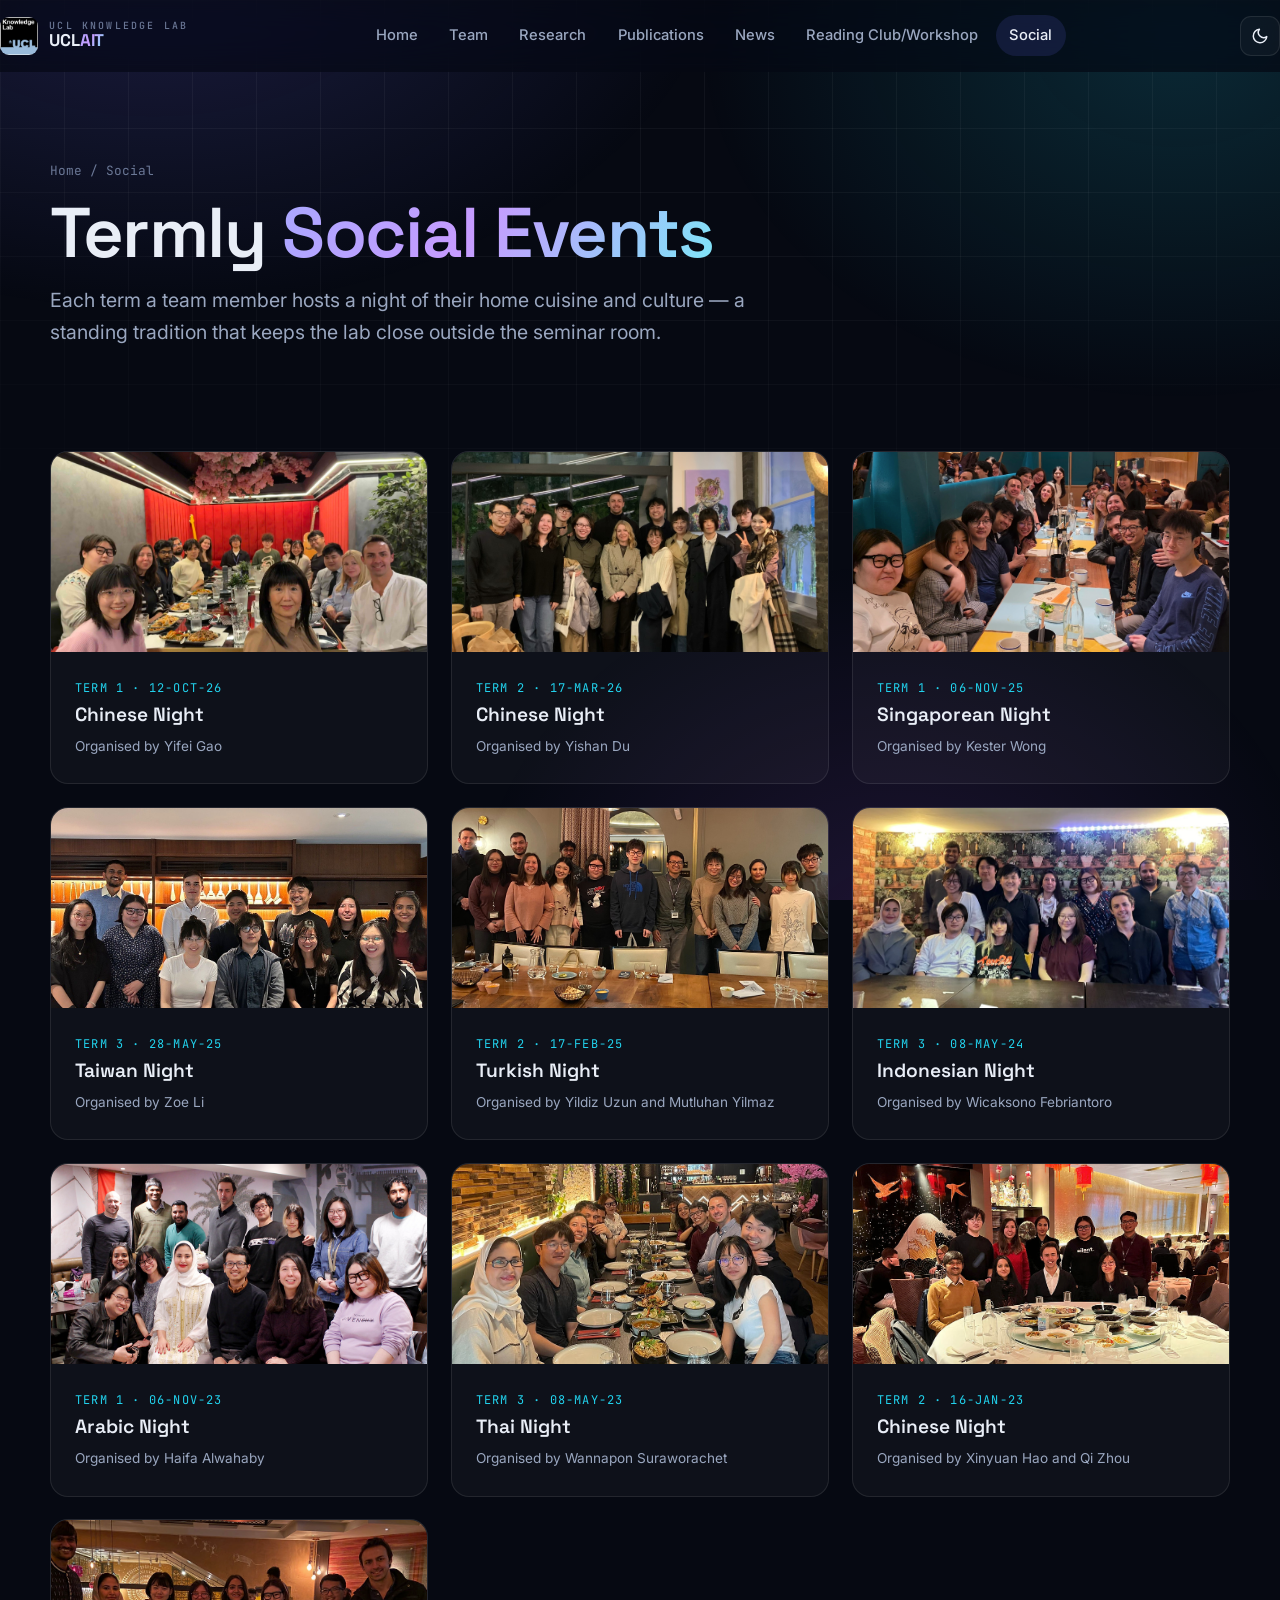
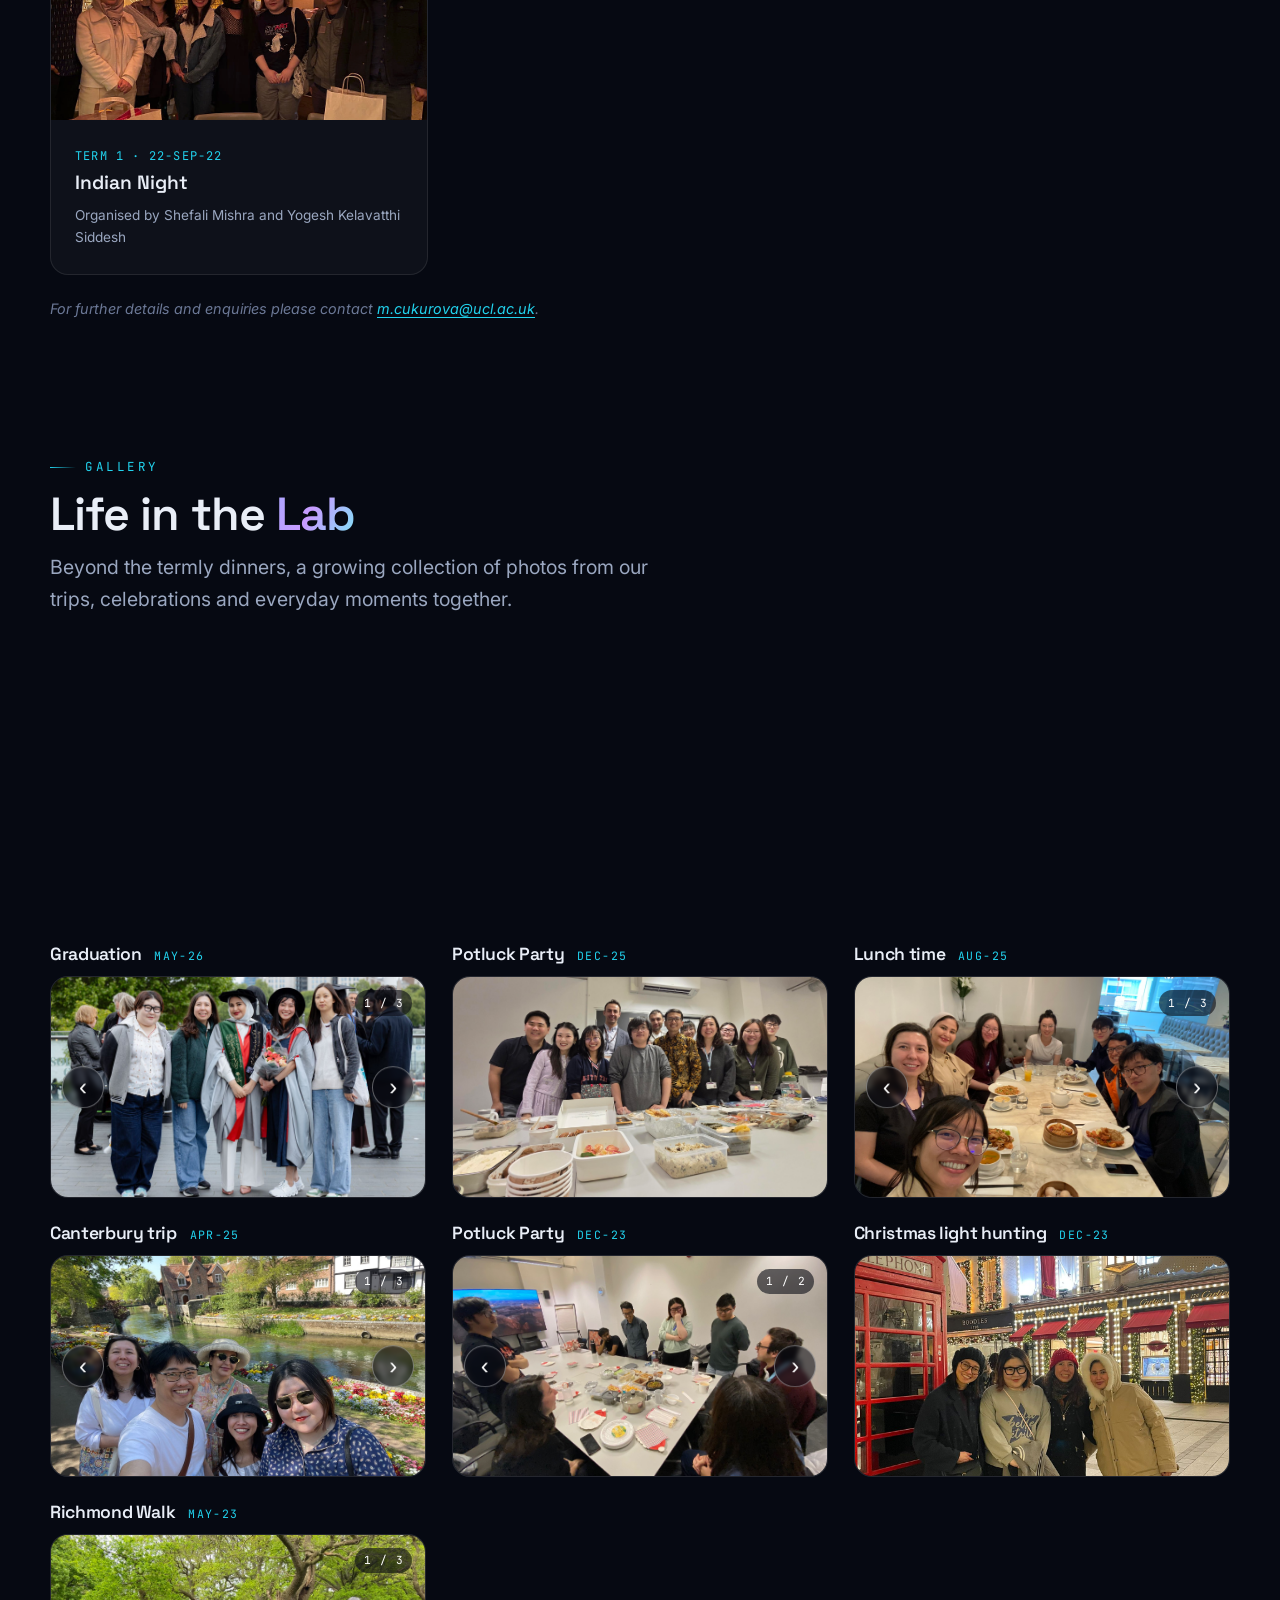
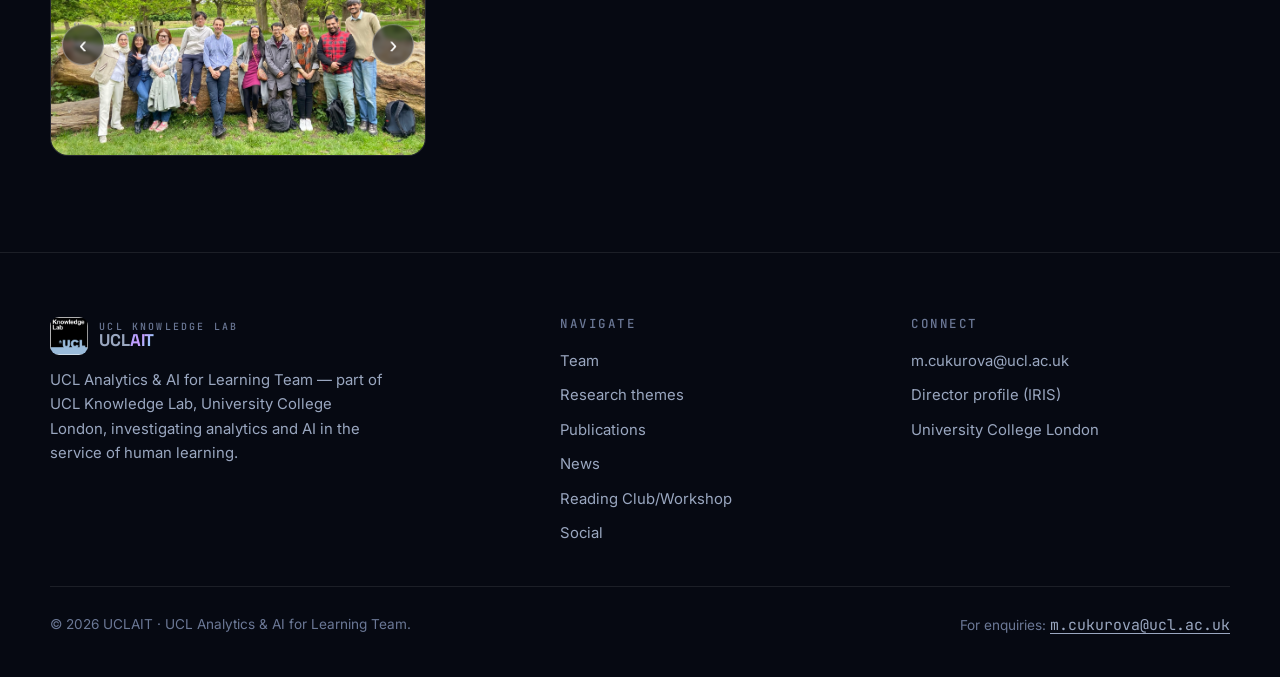
<file: social.html>
<!DOCTYPE html>
<html lang="en" data-theme="dark">
<head>
  <meta charset="UTF-8" />
  <meta name="viewport" content="width=device-width, initial-scale=1.0" />
  <title>Social — UCLAIT</title>
  <meta name="description" content="Termly social events of the UCL Analytics & AI for Learning Team — a global tour of cuisines and cultures, organised by team members." />
  <link rel="preconnect" href="https://fonts.googleapis.com" />
  <link rel="preconnect" href="https://fonts.gstatic.com" crossorigin />
  <link rel="stylesheet" href="assets/styles.css?v=3" />
  <script defer src="assets/main.js?v=2"></script>
  <script defer src="assets/content.js?v=11"></script>
  <style>
    /* ---- Gallery: 3-column grid, one slideshow (carousel) per event ---- */
    #gallery-root { display: grid; grid-template-columns: repeat(3, 1fr); gap: 1.6rem; align-items: start; }
    #gallery-root .gallery-event { margin-top: 0; }
    .gallery-event__head { display: flex; align-items: baseline; gap: 0.8rem; flex-wrap: wrap; margin-bottom: 0.7rem; }
    .gallery-event__head h3 { margin: 0; font-family: var(--font-display); font-size: 1.1rem; }
    .gallery-event__date { font-family: var(--font-mono); font-size: 0.72rem; letter-spacing: 0.12em; text-transform: uppercase; color: var(--accent-2); }
    #gallery-root .carousel__slide img { height: 220px; }
    @media (max-width: 900px) { #gallery-root { grid-template-columns: repeat(2, 1fr); } }
    @media (max-width: 560px) { #gallery-root { grid-template-columns: 1fr; } }
  </style>
</head>
<body>

  <header class="nav">
    <div class="container nav__inner">
      <a class="brand" href="index.html">
        <img src="images/a2aabb_ce981aacd96a4968916def9b29ad0d88~mv2.avif" alt="UCL Knowledge Lab logo" />
        <span class="brand__text"><small>UCL Knowledge Lab</small><span class="brand__name">UCL<b>AIT</b></span></span>
      </a>
      <nav aria-label="Primary">
        <ul class="nav__links" id="navLinks">
          <li><a href="index.html">Home</a></li>
          <li><a href="team.html">Team</a></li>
          <li><a href="research.html">Research</a></li>
          <li><a href="publications.html">Publications</a></li>
          <li><a href="news.html">News</a></li>
          <li><a href="reading-club.html">Reading Club/Workshop</a></li>
          <li><a href="social.html">Social</a></li>
        </ul>
      </nav>
      <div class="nav__actions">
        <button class="icon-btn theme-toggle" aria-label="Toggle colour theme" type="button">
          <svg class="moon" viewBox="0 0 24 24" fill="none" stroke="currentColor" stroke-width="2" stroke-linecap="round" stroke-linejoin="round"><path d="M21 12.79A9 9 0 1 1 11.21 3 7 7 0 0 0 21 12.79z"/></svg>
          <svg class="sun" viewBox="0 0 24 24" fill="none" stroke="currentColor" stroke-width="2" stroke-linecap="round" stroke-linejoin="round"><circle cx="12" cy="12" r="4"/><path d="M12 2v2M12 20v2M4.9 4.9l1.4 1.4M17.7 17.7l1.4 1.4M2 12h2M20 12h2M4.9 19.1l1.4-1.4M17.7 6.3l1.4-1.4"/></svg>
        </button>
        <button class="icon-btn nav__burger" aria-label="Open menu" aria-expanded="false" type="button">
          <svg viewBox="0 0 24 24" fill="none" stroke="currentColor" stroke-width="2" stroke-linecap="round"><path d="M3 6h18M3 12h18M3 18h18"/></svg>
        </button>
      </div>
    </div>
  </header>

  <main>
    <section class="page-header">
      <div class="container">
        <p class="breadcrumb"><a href="index.html">Home</a> / Social</p>
        <h1>Termly <span class="gradient-text">Social Events</span></h1>
        <p class="lead">Each term a team member hosts a night of their home cuisine and culture — a standing tradition that keeps the lab close outside the seminar room.</p>
      </div>
    </section>

    <section class="section section--tight">
      <div class="container">
        <!-- Termly events are rendered from data/social.csv by assets/content.js.
             To add an event, add a row to that CSV — see CONTENT-GUIDE.md. -->
        <div class="event-grid" id="social-root"></div>

        <p class="note">For further details and enquiries please contact <a class="muted-link" href="mailto:m.cukurova@ucl.ac.uk">m.cukurova@ucl.ac.uk</a>.</p>
      </div>
    </section>

    <!-- ============ GALLERY — non-termly get-togethers ============ -->
    <section class="section section--tight">
      <div class="container">
        <div class="section-head reveal">
          <span class="eyebrow">Gallery</span>
          <h2 style="margin:.7rem 0 .6rem">Life in the <span class="gradient-text">Lab</span></h2>
          <p class="lead">Beyond the termly dinners, a growing collection of photos from our trips, celebrations and everyday moments together.</p>
        </div>
        <!-- Gallery photos are rendered from data/life-in-the-lab.csv by assets/content.js.
             To add a photo, drop the image in /images and add a row to that CSV — see CONTENT-GUIDE.md. -->
        <div id="gallery-root"></div>
      </div>
    </section>
  </main>

  <footer class="footer">
    <div class="container">
      <div class="footer__grid">
        <div class="footer__brand">
          <a class="brand" href="index.html">
            <img src="images/a2aabb_ce981aacd96a4968916def9b29ad0d88~mv2.avif" alt="UCL Knowledge Lab logo" />
            <span class="brand__text"><small>UCL Knowledge Lab</small><span class="brand__name">UCL<b>AIT</b></span></span>
          </a>
          <p>UCL Analytics &amp; AI for Learning Team — part of UCL Knowledge Lab, University College London, investigating analytics and AI in the service of human learning.</p>
        </div>
        <div>
          <h4>Navigate</h4>
          <ul>
            <li><a href="team.html">Team</a></li>
            <li><a href="research.html">Research themes</a></li>
            <li><a href="publications.html">Publications</a></li>
            <li><a href="news.html">News</a></li>
            <li><a href="reading-club.html">Reading Club/Workshop</a></li>
            <li><a href="social.html">Social</a></li>
          </ul>
        </div>
        <div>
          <h4>Connect</h4>
          <ul>
            <li><a href="mailto:m.cukurova@ucl.ac.uk">m.cukurova@ucl.ac.uk</a></li>
            <li><a href="https://iris.ucl.ac.uk/iris/browse/profile?upi=MCUKU85" target="_blank" rel="noopener">Director profile (IRIS)</a></li>
            <li><a href="https://www.ucl.ac.uk" target="_blank" rel="noopener">University College London</a></li>
          </ul>
        </div>
      </div>
      <div class="footer__bottom">
        <span>© 2026 UCLAIT · UCL Analytics &amp; AI for Learning Team.</span>
        <span>For enquiries: <a class="mono-mail muted-link" href="mailto:m.cukurova@ucl.ac.uk">m.cukurova@ucl.ac.uk</a></span>
      </div>
    </div>
  </footer>

</body>
</html>
</file>
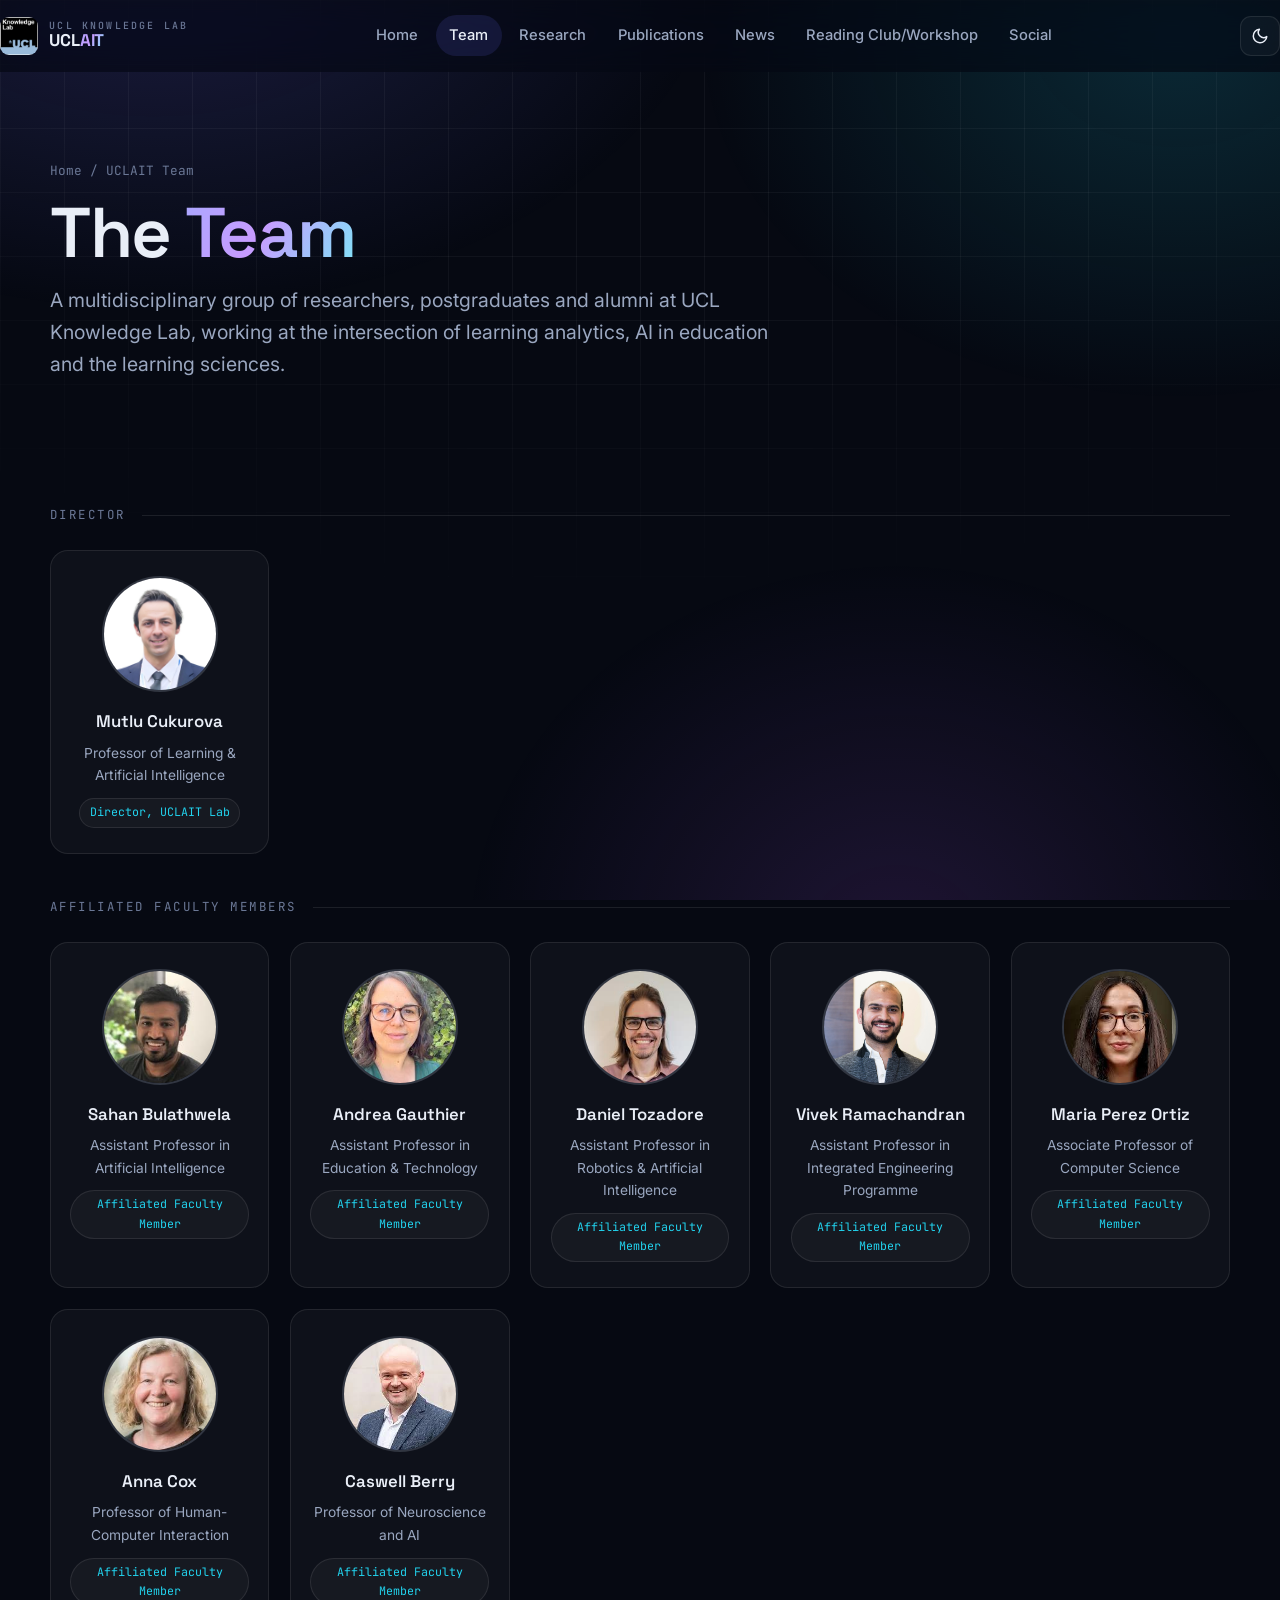
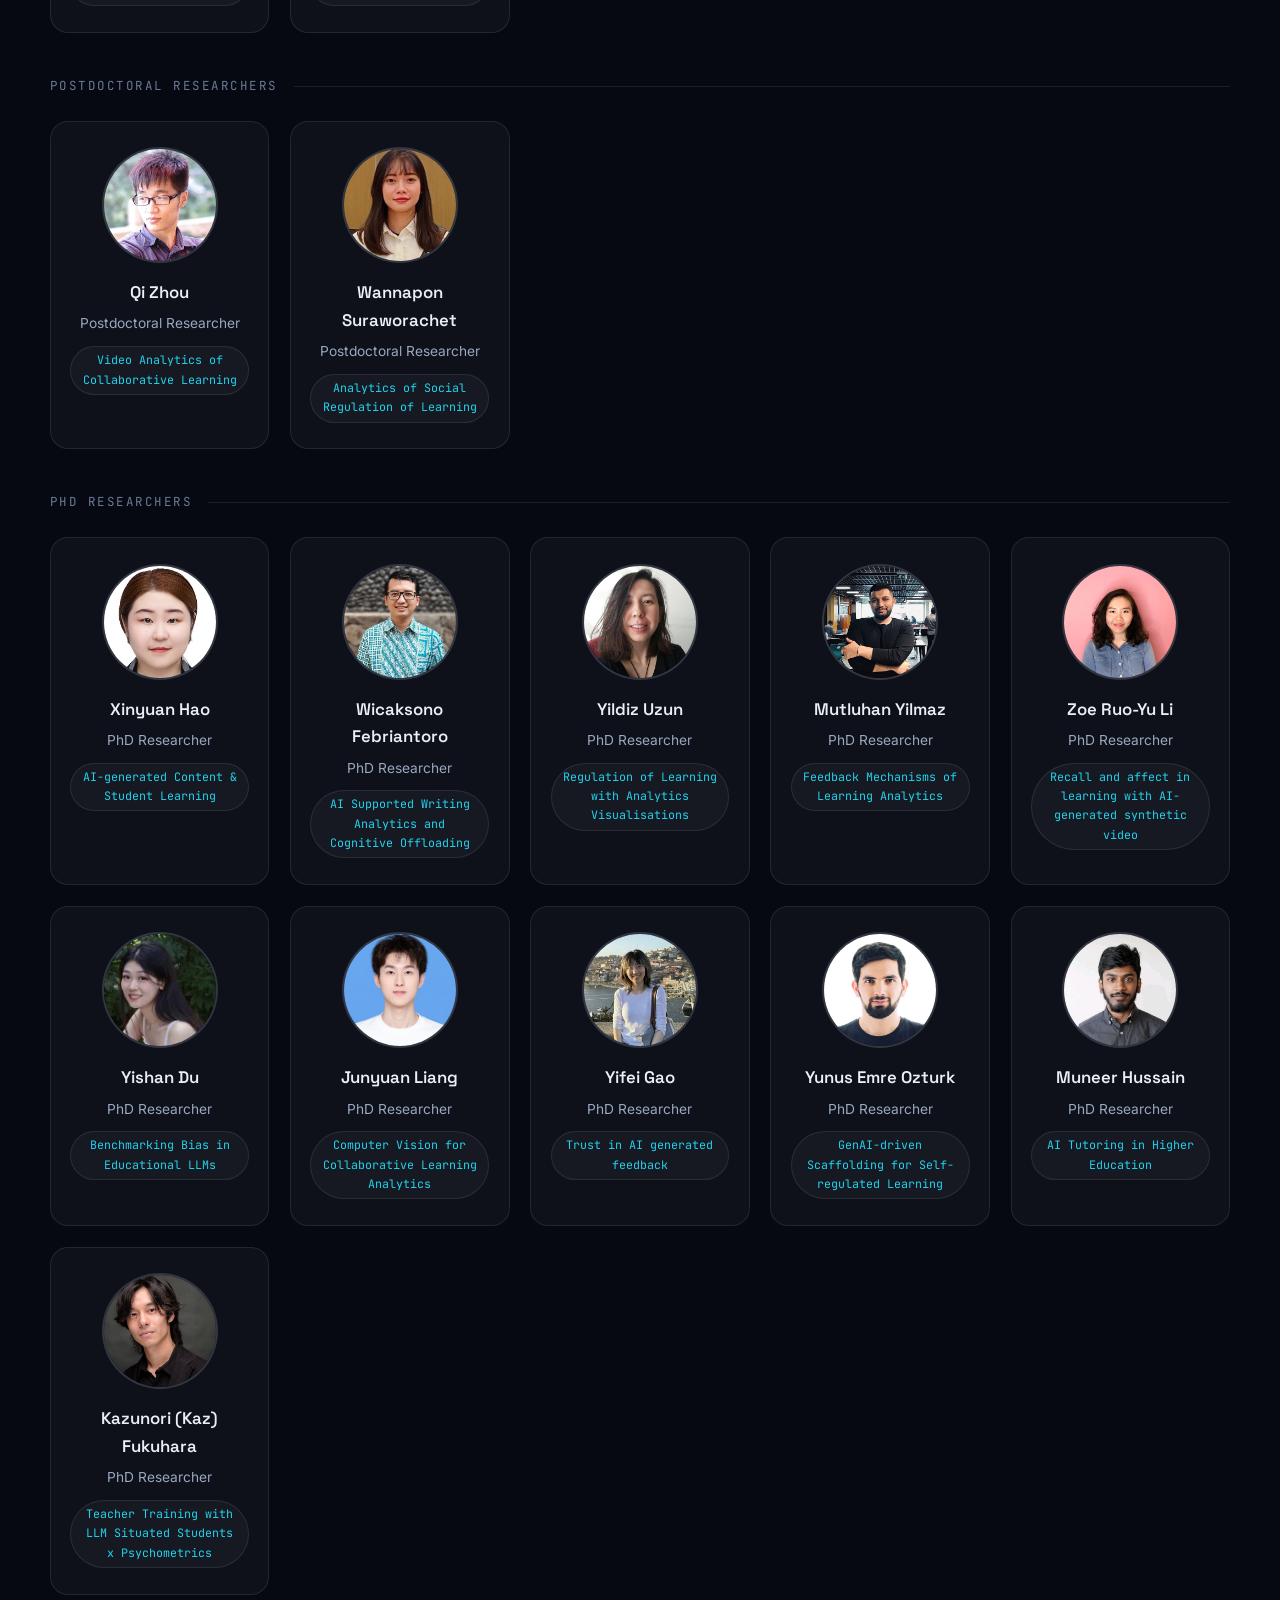
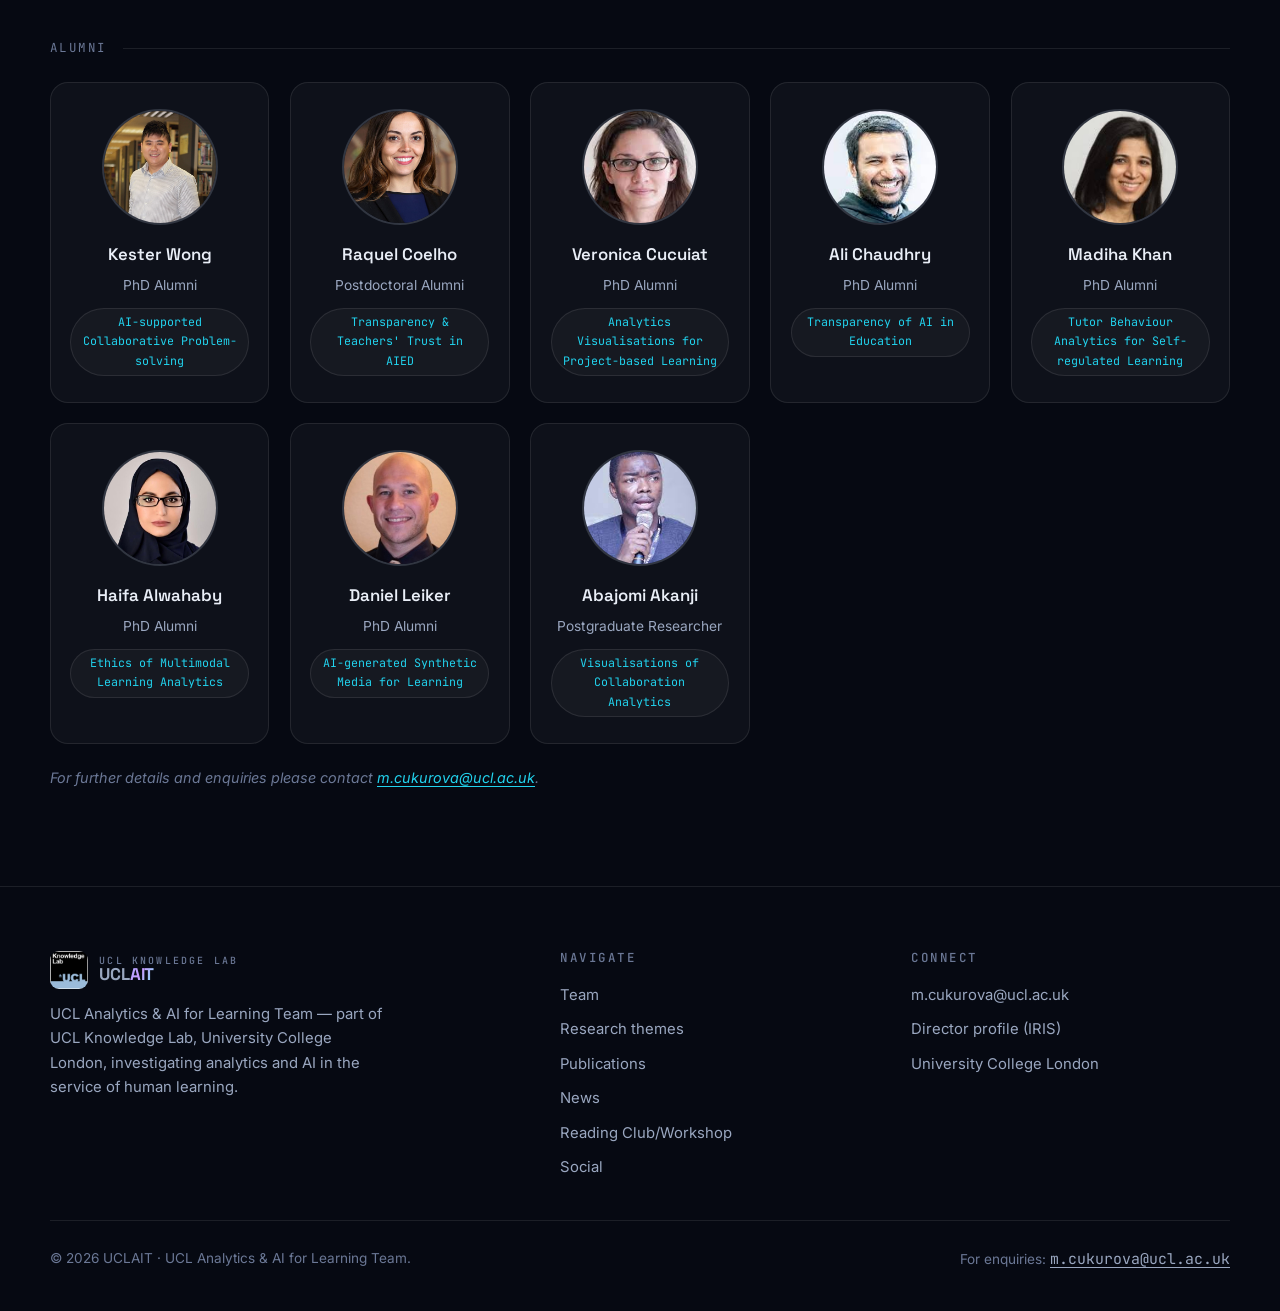
<file: team.html>
<!DOCTYPE html>
<html lang="en" data-theme="dark">
<head>
  <meta charset="UTF-8" />
  <meta name="viewport" content="width=device-width, initial-scale=1.0" />
  <title>UCLAIT Team — UCL Analytics &amp; AI for Learning Team</title>
  <meta name="description" content="Members of the UCL Analytics & AI for Learning Team at UCL Knowledge Lab — researchers, postgraduates and alumni." />
  <link rel="preconnect" href="https://fonts.googleapis.com" />
  <link rel="preconnect" href="https://fonts.gstatic.com" crossorigin />
  <link rel="stylesheet" href="assets/styles.css?v=3" />
  <script defer src="assets/main.js?v=2"></script>
  <script defer src="assets/content.js?v=11"></script>
</head>
<body>

  <header class="nav">
    <div class="container nav__inner">
      <a class="brand" href="index.html">
        <img src="images/a2aabb_ce981aacd96a4968916def9b29ad0d88~mv2.avif" alt="UCL Knowledge Lab logo" />
        <span class="brand__text"><small>UCL Knowledge Lab</small><span class="brand__name">UCL<b>AIT</b></span></span>
      </a>
      <nav aria-label="Primary">
        <ul class="nav__links" id="navLinks">
          <li><a href="index.html">Home</a></li>
          <li><a href="team.html">Team</a></li>
          <li><a href="research.html">Research</a></li>
          <li><a href="publications.html">Publications</a></li>
          <li><a href="news.html">News</a></li>
          <li><a href="reading-club.html">Reading Club/Workshop</a></li>
          <li><a href="social.html">Social</a></li>
        </ul>
      </nav>
      <div class="nav__actions">
        <button class="icon-btn theme-toggle" aria-label="Toggle colour theme" type="button">
          <svg class="moon" viewBox="0 0 24 24" fill="none" stroke="currentColor" stroke-width="2" stroke-linecap="round" stroke-linejoin="round"><path d="M21 12.79A9 9 0 1 1 11.21 3 7 7 0 0 0 21 12.79z"/></svg>
          <svg class="sun" viewBox="0 0 24 24" fill="none" stroke="currentColor" stroke-width="2" stroke-linecap="round" stroke-linejoin="round"><circle cx="12" cy="12" r="4"/><path d="M12 2v2M12 20v2M4.9 4.9l1.4 1.4M17.7 17.7l1.4 1.4M2 12h2M20 12h2M4.9 19.1l1.4-1.4M17.7 6.3l1.4-1.4"/></svg>
        </button>
        <button class="icon-btn nav__burger" aria-label="Open menu" aria-expanded="false" type="button">
          <svg viewBox="0 0 24 24" fill="none" stroke="currentColor" stroke-width="2" stroke-linecap="round"><path d="M3 6h18M3 12h18M3 18h18"/></svg>
        </button>
      </div>
    </div>
  </header>

  <main>
    <section class="page-header">
      <div class="container">
        <p class="breadcrumb"><a href="index.html">Home</a> / UCLAIT Team</p>
        <h1>The <span class="gradient-text">Team</span></h1>
        <p class="lead">A multidisciplinary group of researchers, postgraduates and alumni at UCL Knowledge Lab, working at the intersection of learning analytics, AI in education and the learning sciences.</p>
      </div>
    </section>

    <section class="section section--tight">
      <div class="container">
        <!-- Team is rendered from data/team.csv by assets/content.js.
             To add/edit a member, add or change a row in that CSV — see CONTENT-GUIDE.md. -->
        <div class="team-grid" id="team-root"></div>

        <p class="note">For further details and enquiries please contact <a class="muted-link" href="mailto:m.cukurova@ucl.ac.uk">m.cukurova@ucl.ac.uk</a>.</p>
      </div>
    </section>
  </main>

  <footer class="footer">
    <div class="container">
      <div class="footer__grid">
        <div class="footer__brand">
          <a class="brand" href="index.html">
            <img src="images/a2aabb_ce981aacd96a4968916def9b29ad0d88~mv2.avif" alt="UCL Knowledge Lab logo" />
            <span class="brand__text"><small>UCL Knowledge Lab</small><span class="brand__name">UCL<b>AIT</b></span></span>
          </a>
          <p>UCL Analytics &amp; AI for Learning Team — part of UCL Knowledge Lab, University College London, investigating analytics and AI in the service of human learning.</p>
        </div>
        <div>
          <h4>Navigate</h4>
          <ul>
            <li><a href="team.html">Team</a></li>
            <li><a href="research.html">Research themes</a></li>
            <li><a href="publications.html">Publications</a></li>
            <li><a href="news.html">News</a></li>
            <li><a href="reading-club.html">Reading Club/Workshop</a></li>
            <li><a href="social.html">Social</a></li>
          </ul>
        </div>
        <div>
          <h4>Connect</h4>
          <ul>
            <li><a href="mailto:m.cukurova@ucl.ac.uk">m.cukurova@ucl.ac.uk</a></li>
            <li><a href="https://iris.ucl.ac.uk/iris/browse/profile?upi=MCUKU85" target="_blank" rel="noopener">Director profile (IRIS)</a></li>
            <li><a href="https://www.ucl.ac.uk" target="_blank" rel="noopener">University College London</a></li>
          </ul>
        </div>
      </div>
      <div class="footer__bottom">
        <span>© 2026 UCLAIT · UCL Analytics &amp; AI for Learning Team.</span>
        <span>For enquiries: <a class="mono-mail muted-link" href="mailto:m.cukurova@ucl.ac.uk">m.cukurova@ucl.ac.uk</a></span>
      </div>
    </div>
  </footer>

</body>
</html>
</file>
<file: assets/styles.css>
/* ==========================================================================
   UCLAIT — UCL Analytics & AI for Learning Team
   Design system: "Bold contemporary AI-lab"
   Single stylesheet shared across all pages.
   ========================================================================== */

/* ---------- Fonts ---------- */
@import url('https://fonts.googleapis.com/css2?family=Space+Grotesk:wght@400;500;600;700&family=Inter:wght@400;500;600;700&family=JetBrains+Mono:wght@400;500&display=swap');

/* ---------- Design tokens ---------- */
:root {
  /* Palette — dark (default) */
  --bg:            #060912;
  --bg-2:          #0a0f1d;
  --surface:       rgba(255, 255, 255, 0.035);
  --surface-2:     rgba(255, 255, 255, 0.06);
  --border:        rgba(255, 255, 255, 0.09);
  --border-strong: rgba(255, 255, 255, 0.16);
  --text:          #e9eef7;
  --text-muted:    #9aa7c0;
  --text-faint:    #6b7896;

  /* Brand / accents */
  --accent:        #6d6cf6;   /* indigo  */
  --accent-2:      #22d3ee;   /* cyan    */
  --accent-3:      #b15cff;   /* violet  */
  --accent-soft:   rgba(109, 108, 246, 0.14);
  --gradient:      linear-gradient(120deg, #6d6cf6 0%, #8a5cff 45%, #22d3ee 100%);
  --gradient-text: linear-gradient(120deg, #a9a8ff 0%, #c79bff 45%, #7ce7f7 100%);

  /* Effects */
  --glow:          0 0 0 1px var(--border), 0 18px 50px -18px rgba(109, 108, 246, 0.45);
  --shadow:        0 24px 60px -28px rgba(0, 0, 0, 0.85);
  --radius:        18px;
  --radius-sm:     12px;
  --radius-lg:     28px;

  /* Layout */
  --maxw:          1180px;
  --nav-h:         72px;
  --ease:          cubic-bezier(0.22, 1, 0.36, 1);

  --font-display:  'Space Grotesk', 'Inter', system-ui, sans-serif;
  --font-body:     'Inter', system-ui, -apple-system, 'Segoe UI', sans-serif;
  --font-mono:     'JetBrains Mono', ui-monospace, 'SF Mono', monospace;
}

/* Light theme overrides */
[data-theme="light"] {
  --bg:            #f6f7fb;
  --bg-2:          #eef1f8;
  --surface:       rgba(16, 22, 40, 0.025);
  --surface-2:     rgba(16, 22, 40, 0.05);
  --border:        rgba(16, 22, 40, 0.10);
  --border-strong: rgba(16, 22, 40, 0.18);
  --text:          #131829;
  --text-muted:    #4a5670;
  --text-faint:    #76819b;
  --accent-soft:   rgba(109, 108, 246, 0.10);
  --glow:          0 0 0 1px var(--border), 0 18px 50px -22px rgba(109, 108, 246, 0.40);
  --shadow:        0 24px 60px -32px rgba(31, 41, 73, 0.30);
}

/* ---------- Reset & base ---------- */
*, *::before, *::after { box-sizing: border-box; }
* { margin: 0; }

html { scroll-behavior: smooth; -webkit-text-size-adjust: 100%; }

body {
  font-family: var(--font-body);
  background: var(--bg);
  color: var(--text);
  line-height: 1.65;
  font-size: 1rem;
  -webkit-font-smoothing: antialiased;
  text-rendering: optimizeLegibility;
  overflow-x: hidden;
  min-height: 100vh;
}

/* Ambient background: layered radial glows + faint grid */
body::before {
  content: "";
  position: fixed;
  inset: 0;
  z-index: -2;
  background:
    radial-gradient(60rem 40rem at 12% -8%, rgba(109, 108, 246, 0.22), transparent 60%),
    radial-gradient(50rem 38rem at 92% 4%, rgba(34, 211, 238, 0.16), transparent 60%),
    radial-gradient(45rem 40rem at 70% 105%, rgba(177, 92, 255, 0.14), transparent 60%);
  pointer-events: none;
}
body::after {
  content: "";
  position: fixed;
  inset: 0;
  z-index: -2;
  background-image:
    linear-gradient(var(--border) 1px, transparent 1px),
    linear-gradient(90deg, var(--border) 1px, transparent 1px);
  background-size: 64px 64px;
  -webkit-mask-image: radial-gradient(120% 90% at 50% 0%, #000 35%, transparent 78%);
          mask-image: radial-gradient(120% 90% at 50% 0%, #000 35%, transparent 78%);
  opacity: 0.5;
  pointer-events: none;
}

img { max-width: 100%; display: block; }
a { color: inherit; text-decoration: none; }

::selection { background: rgba(109, 108, 246, 0.35); color: #fff; }

/* ---------- Layout helpers ---------- */
.container { width: min(100% - 2.5rem, var(--maxw)); margin-inline: auto; }
.section { padding: clamp(3.5rem, 8vw, 7rem) 0; }
.section--tight { padding: clamp(2.5rem, 5vw, 4rem) 0; }

/* ---------- Typography ---------- */
h1, h2, h3, h4 { font-family: var(--font-display); font-weight: 600; line-height: 1.12; letter-spacing: -0.02em; }
h1 { font-size: clamp(2.4rem, 6vw, 4.4rem); }
h2 { font-size: clamp(1.9rem, 4vw, 2.9rem); }
h3 { font-size: clamp(1.2rem, 2.2vw, 1.5rem); }
p  { color: var(--text-muted); }

.eyebrow {
  font-family: var(--font-mono);
  font-size: 0.78rem;
  letter-spacing: 0.28em;
  text-transform: uppercase;
  color: var(--accent-2);
  display: inline-flex;
  align-items: center;
  gap: 0.6rem;
}
.eyebrow::before {
  content: "";
  width: 1.6rem; height: 1px;
  background: linear-gradient(90deg, var(--accent-2), transparent);
}

.gradient-text {
  background: var(--gradient-text);
  -webkit-background-clip: text; background-clip: text;
  -webkit-text-fill-color: transparent; color: transparent;
}

.lead { font-size: clamp(1.05rem, 1.6vw, 1.22rem); color: var(--text-muted); max-width: 60ch; }

.section-head { max-width: 64ch; margin-bottom: clamp(2rem, 4vw, 3.2rem); }
.section-head h2 { margin: 0.7rem 0 0.6rem; }

/* ---------- Buttons ---------- */
.btn {
  display: inline-flex; align-items: center; gap: 0.55rem;
  padding: 0.8rem 1.4rem;
  font-family: var(--font-display);
  font-weight: 600; font-size: 0.95rem;
  border-radius: 999px;
  border: 1px solid transparent;
  cursor: pointer;
  transition: transform 0.25s var(--ease), box-shadow 0.25s var(--ease), background 0.25s, border-color 0.25s, color 0.25s;
  white-space: nowrap;
}
.btn:active { transform: translateY(1px); }
.btn--primary {
  background: var(--gradient);
  color: #fff;
  box-shadow: 0 12px 34px -12px rgba(109, 108, 246, 0.7);
}
.btn--primary:hover { transform: translateY(-2px); box-shadow: 0 18px 44px -12px rgba(109, 108, 246, 0.85); }
.btn--ghost {
  background: var(--surface);
  border-color: var(--border-strong);
  color: var(--text);
  -webkit-backdrop-filter: blur(8px); backdrop-filter: blur(8px);
}
.btn--ghost:hover { border-color: var(--accent); color: #fff; transform: translateY(-2px); }
[data-theme="light"] .btn--ghost:hover { color: var(--accent); }
.btn .arrow { transition: transform 0.25s var(--ease); }
.btn:hover .arrow { transform: translateX(4px); }

/* ---------- Navigation ---------- */
.nav {
  position: sticky; top: 0; z-index: 60;
  height: var(--nav-h);
  display: flex; align-items: center;
  background: color-mix(in srgb, var(--bg) 72%, transparent);
  -webkit-backdrop-filter: blur(16px) saturate(160%); backdrop-filter: blur(16px) saturate(160%);
  border-bottom: 1px solid transparent;
  transition: border-color 0.3s, background 0.3s;
}
.nav.is-scrolled { border-bottom-color: var(--border); }
.nav__inner { display: flex; align-items: center; justify-content: space-between; gap: 1rem; width: 100%; }

.brand { display: flex; align-items: center; gap: 0.7rem; font-family: var(--font-display); font-weight: 700; letter-spacing: -0.01em; }
.brand img { width: 38px; height: 38px; border-radius: 9px; }
.brand__text { display: flex; flex-direction: column; line-height: 1.05; }
.brand__text small { font-size: 0.62rem; letter-spacing: 0.22em; text-transform: uppercase; color: var(--text-faint); font-family: var(--font-mono); font-weight: 500; }
.brand__name { font-size: 1.06rem; }
.brand__name b { background: var(--gradient-text); -webkit-background-clip: text; background-clip: text; -webkit-text-fill-color: transparent; }

.nav__links { display: flex; align-items: center; gap: 0.25rem; list-style: none; padding: 0; }
.nav__links a {
  display: inline-block; padding: 0.5rem 0.85rem;
  font-size: 0.92rem; font-weight: 500; color: var(--text-muted);
  border-radius: 999px; transition: color 0.2s, background 0.2s;
}
.nav__links a:hover { color: var(--text); background: var(--surface); }
.nav__links a.active { color: var(--text); background: var(--accent-soft); }

.nav__actions { display: flex; align-items: center; gap: 0.5rem; }
.icon-btn {
  width: 40px; height: 40px; display: grid; place-items: center;
  border-radius: 11px; border: 1px solid var(--border);
  background: var(--surface); color: var(--text); cursor: pointer;
  transition: border-color 0.2s, transform 0.2s, color 0.2s;
}
.icon-btn:hover { border-color: var(--accent); transform: translateY(-1px); }
.icon-btn svg { width: 18px; height: 18px; }
.theme-toggle .sun { display: none; }
[data-theme="light"] .theme-toggle .sun { display: block; }
[data-theme="light"] .theme-toggle .moon { display: none; }

.nav__burger { display: none; }

/* Mobile nav panel */
@media (max-width: 920px) {
  .nav__links {
    position: fixed; inset: var(--nav-h) 0 auto 0;
    flex-direction: column; align-items: stretch; gap: 0.2rem;
    padding: 1rem 1.25rem 1.5rem;
    background: color-mix(in srgb, var(--bg) 96%, transparent);
    -webkit-backdrop-filter: blur(18px); backdrop-filter: blur(18px);
    border-bottom: 1px solid var(--border);
    transform: translateY(-130%);
    transition: transform 0.4s var(--ease);
    box-shadow: var(--shadow);
  }
  .nav__links.open { transform: translateY(0); }
  .nav__links a { padding: 0.85rem 1rem; font-size: 1rem; border-radius: 12px; }
  .nav__burger { display: grid; }
}

/* ---------- Hero ---------- */
.hero { position: relative; padding: clamp(3.5rem, 9vw, 8rem) 0 clamp(3rem, 6vw, 5rem); }
.hero__badge {
  display: inline-flex; align-items: center; gap: 0.55rem;
  padding: 0.4rem 0.9rem; border-radius: 999px;
  border: 1px solid var(--border-strong); background: var(--surface);
  font-size: 0.82rem; color: var(--text-muted); margin-bottom: 1.6rem;
  -webkit-backdrop-filter: blur(8px); backdrop-filter: blur(8px);
}
.hero__badge .dot { width: 8px; height: 8px; border-radius: 50%; background: var(--accent-2); box-shadow: 0 0 0 4px rgba(34,211,238,0.18); animation: pulse 2.4s infinite; }
@keyframes pulse { 0%,100% { opacity: 1; } 50% { opacity: 0.4; } }
.hero h1 { max-width: 18ch; margin-bottom: 1.3rem; }
.hero .lead { margin-bottom: 2rem; max-width: 64ch; }
.hero__cta { display: flex; flex-wrap: wrap; gap: 0.85rem; }

/* Floating stat strip */
.stats { display: grid; grid-template-columns: repeat(auto-fit, minmax(150px, 1fr)); gap: 1px; margin-top: clamp(3rem, 6vw, 4.5rem); border: 1px solid var(--border); border-radius: var(--radius); overflow: hidden; background: var(--border); }
.stat { background: var(--bg-2); padding: 1.6rem 1.4rem; }
.stat__num { font-family: var(--font-display); font-size: clamp(1.8rem, 3.5vw, 2.6rem); font-weight: 700; background: var(--gradient-text); -webkit-background-clip: text; background-clip: text; -webkit-text-fill-color: transparent; }
.stat__label { font-size: 0.86rem; color: var(--text-muted); margin-top: 0.2rem; }

/* ---------- Cards / grids ---------- */
.grid { display: grid; gap: 1.4rem; }
.grid--2 { grid-template-columns: repeat(auto-fit, minmax(320px, 1fr)); }
.grid--3 { grid-template-columns: repeat(auto-fit, minmax(280px, 1fr)); }
.grid--4 { grid-template-columns: repeat(auto-fit, minmax(220px, 1fr)); }

.card {
  position: relative;
  background: var(--surface);
  border: 1px solid var(--border);
  border-radius: var(--radius);
  padding: 1.7rem;
  transition: transform 0.3s var(--ease), border-color 0.3s, box-shadow 0.3s;
  overflow: hidden;
}
.card::before {
  content: ""; position: absolute; inset: 0;
  background: radial-gradient(40rem 18rem at var(--mx, 50%) -20%, rgba(109,108,246,0.16), transparent 60%);
  opacity: 0; transition: opacity 0.4s; pointer-events: none;
}
.card:hover { transform: translateY(-5px); border-color: var(--border-strong); box-shadow: var(--shadow); }
.card:hover::before { opacity: 1; }

/* Research theme cards */
.theme-card { display: flex; flex-direction: column; gap: 0.9rem; min-height: 220px; }
.theme-card__index { font-family: var(--font-mono); font-size: 0.8rem; color: var(--accent-2); letter-spacing: 0.2em; }
.theme-card h3 { text-transform: uppercase; letter-spacing: 0.04em; }
.theme-card h3 span { background: var(--gradient-text); -webkit-background-clip: text; background-clip: text; -webkit-text-fill-color: transparent; }
.theme-card p { flex: 1; }
.theme-card .more { font-weight: 600; color: var(--text); font-family: var(--font-display); font-size: 0.92rem; display: inline-flex; align-items: center; gap: 0.4rem; }
.theme-card .more .arrow { transition: transform 0.25s var(--ease); color: var(--accent-2); }
.theme-card:hover .more .arrow { transform: translateX(4px); }

/* Numbered icon chip */
.chip {
  width: 46px; height: 46px; border-radius: 13px;
  display: grid; place-items: center;
  background: var(--accent-soft); border: 1px solid var(--border-strong);
  font-family: var(--font-display); font-weight: 700; color: var(--text);
}

/* ---------- Team ---------- */
.team-grid { display: grid; grid-template-columns: repeat(auto-fill, minmax(210px, 1fr)); gap: 1.3rem; }
.member { text-align: center; padding: 1.6rem 1.2rem; }
.member__photo {
  width: 116px; height: 116px; border-radius: 50%;
  margin: 0 auto 1rem; object-fit: cover;
  border: 2px solid var(--border-strong);
  background: var(--bg-2);
  transition: border-color 0.3s, transform 0.3s var(--ease);
}
.member:hover .member__photo { border-color: var(--accent); transform: scale(1.04); }
.member__name { font-family: var(--font-display); font-weight: 600; font-size: 1.05rem; display: inline-flex; align-items: center; gap: 0.35rem; }
.member__name a:hover { color: var(--accent-2); }
.member__role { font-size: 0.86rem; color: var(--text-muted); margin-top: 0.35rem; }
.member__tag { display: inline-block; margin-top: 0.7rem; font-size: 0.73rem; font-family: var(--font-mono); color: var(--accent-2); border: 1px solid var(--border); padding: 0.25rem 0.6rem; border-radius: 999px; background: var(--surface); }
.role-divider { grid-column: 1 / -1; display: flex; align-items: center; gap: 1rem; margin: 1.4rem 0 0.2rem; }
.role-divider span { font-family: var(--font-mono); font-size: 0.78rem; letter-spacing: 0.2em; text-transform: uppercase; color: var(--text-faint); white-space: nowrap; }
.role-divider::after { content: ""; flex: 1; height: 1px; background: var(--border); }

/* ---------- Publications / lists ---------- */
.pub-tabs { display: flex; gap: 0.5rem; flex-wrap: wrap; margin-bottom: 2rem; }
.pub-tab { padding: 0.55rem 1.1rem; border-radius: 999px; border: 1px solid var(--border); background: var(--surface); color: var(--text-muted); font-weight: 600; font-size: 0.9rem; font-family: var(--font-display); cursor: pointer; transition: all 0.2s; }
.pub-tab:hover { color: var(--text); border-color: var(--border-strong); }
.pub-tab.active { background: var(--accent-soft); border-color: var(--accent); color: var(--text); }

.pub-list { list-style: none; padding: 0; counter-reset: pub; display: grid; gap: 0.9rem; }
.pub-list li {
  position: relative; padding: 1.15rem 1.3rem 1.15rem 3.4rem;
  background: var(--surface); border: 1px solid var(--border);
  border-radius: var(--radius-sm); color: var(--text-muted);
  transition: border-color 0.25s, transform 0.25s var(--ease), background 0.25s;
  font-size: 0.96rem; line-height: 1.6;
}
.pub-list li::before {
  counter-increment: pub; content: counter(pub);
  position: absolute; left: 1rem; top: 1.1rem;
  font-family: var(--font-mono); font-size: 0.8rem; font-weight: 500;
  color: var(--accent-2);
  width: 1.7rem; text-align: right;
}
.pub-list li:hover { border-color: var(--border-strong); transform: translateX(4px); background: var(--surface-2); }
.pub-list li a { color: var(--text); text-decoration: underline; text-decoration-color: var(--border-strong); text-underline-offset: 3px; transition: text-decoration-color 0.2s; }
.pub-list li a:hover { text-decoration-color: var(--accent-2); }
.pub-years .year-block { margin-bottom: 2.5rem; }
.pub-years .year-block:last-child { margin-bottom: 0; }
.pub-years .year-head { margin-bottom: 1rem; }
.pub-years .year-head h3 { font-size: clamp(1.25rem, 2.4vw, 1.7rem); }
.year-count { font-family: var(--font-mono); font-size: 0.78rem; color: var(--text-muted); white-space: nowrap; }

.pub-panel { display: none; }
.pub-panel.active { display: block; animation: fade 0.4s var(--ease); }
@keyframes fade { from { opacity: 0; transform: translateY(8px); } to { opacity: 1; transform: none; } }

.note { font-size: 0.9rem; color: var(--text-faint); font-style: italic; margin-top: 1.4rem; }

/* ---------- Reading club timeline ---------- */
.year-block { margin-bottom: 3rem; }
.year-head { display: flex; align-items: center; gap: 1rem; margin-bottom: 1.5rem; }
.year-head h3 { font-size: clamp(1.6rem, 3vw, 2.2rem); background: var(--gradient-text); -webkit-background-clip: text; background-clip: text; -webkit-text-fill-color: transparent; }
.year-head::after { content: ""; flex: 1; height: 1px; background: linear-gradient(90deg, var(--border-strong), transparent); }

.rc-list { list-style: none; padding: 0; display: grid; gap: 0.7rem; }
.rc-item {
  display: grid; grid-template-columns: 150px 1fr; gap: 1rem; align-items: start;
  padding: 1rem 1.3rem; background: var(--surface); border: 1px solid var(--border);
  border-radius: var(--radius-sm); transition: border-color 0.25s, background 0.25s;
}
.rc-item:hover { border-color: var(--border-strong); background: var(--surface-2); }
.rc-meta { display: flex; flex-direction: column; gap: 0.25rem; }
.rc-date { font-family: var(--font-mono); font-size: 0.82rem; color: var(--accent-2); }
.rc-chair { font-size: 0.85rem; color: var(--text); font-weight: 600; }
.rc-paper { color: var(--text-muted); font-size: 0.95rem; line-height: 1.55; }
.rc-paper a { color: var(--text); text-decoration: underline; text-decoration-color: var(--border-strong); text-underline-offset: 3px; }
.rc-paper a:hover { text-decoration-color: var(--accent-2); color: #fff; }
[data-theme="light"] .rc-paper a:hover { color: var(--accent); }
.rc-paper.tbd { color: var(--text-faint); font-style: italic; }
@media (max-width: 620px) { .rc-item { grid-template-columns: 1fr; gap: 0.4rem; } }

/* ---------- News ---------- */
.news-list { display: grid; gap: 1.1rem; }
.news-item { display: flex; gap: 1.1rem; padding: 1.4rem 1.5rem; align-items: flex-start; }
.news-item .chip { flex: none; }
.news-item p { color: var(--text-muted); }
.news-item a { color: var(--accent-2); text-decoration: underline; text-underline-offset: 3px; }
.news-item a:hover { color: var(--text); }
.media-grid { display: grid; grid-template-columns: repeat(auto-fill, minmax(200px, 1fr)); gap: 1rem; margin-top: 2rem; }
.media-card { border-radius: var(--radius-sm); overflow: hidden; border: 1px solid var(--border); background: var(--surface); transition: transform 0.3s var(--ease), border-color 0.3s; }
.media-card:hover { transform: translateY(-4px); border-color: var(--accent); }
.media-card img { width: 100%; height: 150px; object-fit: cover; }
.media-card span { display: block; padding: 0.8rem 1rem; font-size: 0.86rem; color: var(--text-muted); }

/* ---------- Social events ---------- */
.event-grid { display: grid; grid-template-columns: repeat(auto-fill, minmax(280px, 1fr)); gap: 1.4rem; }
.event-card { padding: 0; overflow: hidden; }
.event-card__img { width: 100%; height: 200px; object-fit: cover; background: var(--bg-2); }
.event-card__body { padding: 1.3rem 1.5rem 1.6rem; }
.event-card__title { font-family: var(--font-display); font-weight: 600; font-size: 1.2rem; margin-bottom: 0.3rem; }
.event-card__meta { font-size: 0.85rem; color: var(--text-muted); }
.event-card__flag { font-size: 0.75rem; font-family: var(--font-mono); color: var(--accent-2); letter-spacing: 0.1em; text-transform: uppercase; }

/* ---------- Callout / CTA band ---------- */
.cta {
  position: relative; overflow: hidden;
  border: 1px solid var(--border-strong); border-radius: var(--radius-lg);
  padding: clamp(2.4rem, 5vw, 4rem);
  background: linear-gradient(135deg, rgba(109,108,246,0.14), rgba(34,211,238,0.08));
  text-align: center;
}
.cta::after {
  content: ""; position: absolute; inset: -50% -10% auto;
  height: 120%; background: radial-gradient(40rem 20rem at 50% 0%, rgba(177,92,255,0.18), transparent 60%);
  pointer-events: none;
}
.cta h2 { position: relative; margin-bottom: 0.8rem; }
.cta p { position: relative; max-width: 56ch; margin: 0 auto 1.8rem; }
.cta__actions { position: relative; display: flex; gap: 0.85rem; justify-content: center; flex-wrap: wrap; }
.mono-mail { font-family: var(--font-mono); }

/* ---------- Dates / info panel ---------- */
.info-panel { border: 1px solid var(--border); border-radius: var(--radius); background: var(--surface); padding: 1.8rem; }
.dates-list { list-style: none; padding: 0; display: grid; gap: 0.2rem; }
.dates-list li { display: flex; justify-content: space-between; gap: 1rem; padding: 0.85rem 0; border-bottom: 1px dashed var(--border); }
.dates-list li:last-child { border-bottom: 0; }
.dates-list .ev { font-weight: 600; color: var(--text); font-family: var(--font-display); }
.dates-list .dt { font-family: var(--font-mono); font-size: 0.85rem; color: var(--accent-2); white-space: nowrap; text-align: right; }

/* ---------- Footer ---------- */
.footer { border-top: 1px solid var(--border); margin-top: 2rem; padding: clamp(2.5rem, 5vw, 4rem) 0 2.5rem; }
.footer__grid { display: grid; grid-template-columns: 1.5fr 1fr 1fr; gap: 2rem; }
.footer h4 { font-family: var(--font-mono); font-size: 0.78rem; letter-spacing: 0.2em; text-transform: uppercase; color: var(--text-faint); font-weight: 500; margin-bottom: 1rem; }
.footer ul { list-style: none; padding: 0; display: grid; gap: 0.5rem; }
.footer a { color: var(--text-muted); font-size: 0.93rem; }
.footer a:hover { color: var(--text); }
.footer__brand p { font-size: 0.93rem; max-width: 38ch; margin-top: 0.8rem; }
.footer__bottom { margin-top: 2.5rem; padding-top: 1.6rem; border-top: 1px solid var(--border); display: flex; justify-content: space-between; gap: 1rem; flex-wrap: wrap; font-size: 0.85rem; color: var(--text-faint); }
@media (max-width: 720px) { .footer__grid { grid-template-columns: 1fr; gap: 1.6rem; } }

/* ---------- Scroll reveal ---------- */
.reveal { opacity: 0; transform: translateY(22px); transition: opacity 0.7s var(--ease), transform 0.7s var(--ease); }
.reveal.in { opacity: 1; transform: none; }
@media (prefers-reduced-motion: reduce) {
  .reveal { opacity: 1 !important; transform: none !important; }
  html { scroll-behavior: auto; }
  * { animation: none !important; }
}

/* ---------- Page header (interior pages) ---------- */
.page-header { padding: clamp(3rem, 7vw, 5.5rem) 0 clamp(1.5rem, 3vw, 2.5rem); }
.page-header h1 { margin: 0.8rem 0 0.7rem; }
.breadcrumb { font-family: var(--font-mono); font-size: 0.8rem; color: var(--text-faint); }
.breadcrumb a:hover { color: var(--accent-2); }

/* ---------- Misc ---------- */
.divider { height: 1px; background: var(--border); border: 0; margin: 0; }
.muted-link { color: var(--accent-2); text-decoration: underline; text-underline-offset: 3px; }
.muted-link:hover { color: var(--text); }
.center { text-align: center; }
.mt-2 { margin-top: 1.2rem; } .mt-4 { margin-top: 2.4rem; }

/* ==========================================================================
   Shared components: image carousel + full-screen lightbox
   Used by the Social "Life in the Lab" gallery and the News media.
   ========================================================================== */
.carousel { position: relative; border-radius: var(--radius); overflow: hidden; border: 1px solid var(--border); background: var(--surface); }
.carousel__viewport { overflow: hidden; }
.carousel__track { display: flex; transition: transform 0.45s var(--ease); }
.carousel__slide { position: relative; flex: 0 0 100%; margin: 0; }
.carousel__img { display: block; cursor: zoom-in; }
.carousel__slide img { width: 100%; height: 260px; object-fit: cover; display: block; }
.carousel__slide figcaption { position: absolute; left: 0; right: 0; bottom: 0; padding: 1.4rem 1rem 0.8rem; font-size: 0.9rem; color: #fff; background: linear-gradient(to top, rgba(0,0,0,0.75), rgba(0,0,0,0)); }
.carousel__nav { position: absolute; top: 50%; transform: translateY(-50%); width: 2.6rem; height: 2.6rem; border-radius: 50%; border: 1px solid rgba(255,255,255,0.35); background: rgba(10,12,20,0.55); color: #fff; font-size: 1.5rem; line-height: 1; cursor: pointer; display: grid; place-items: center; transition: background 0.2s ease; backdrop-filter: blur(2px); }
.carousel__nav:hover { background: rgba(10,12,20,0.85); }
.carousel__prev { left: 0.7rem; }
.carousel__next { right: 0.7rem; }
.carousel__counter { position: absolute; top: 0.8rem; right: 0.8rem; padding: 0.22rem 0.55rem; border-radius: 999px; font-family: var(--font-mono); font-size: 0.7rem; letter-spacing: 0.08em; color: #fff; background: rgba(10,12,20,0.6); }

.lightbox { position: fixed; inset: 0; z-index: 200; display: none; align-items: center; justify-content: center; padding: 3vh 3vw; background: rgba(6,8,16,0.9); backdrop-filter: blur(4px); }
.lightbox:not([hidden]) { display: flex; }
.lightbox__fig { margin: 0; max-width: 100%; max-height: 100%; display: flex; flex-direction: column; align-items: center; gap: 0.9rem; }
.lightbox__fig img { max-width: 100%; max-height: 82vh; border-radius: var(--radius); box-shadow: var(--shadow); }
.lightbox__fig figcaption { color: #fff; font-size: 0.95rem; text-align: center; }
.lightbox__fig figcaption:empty { display: none; }
.lightbox__close { position: absolute; top: 1.1rem; right: 1.3rem; width: 2.6rem; height: 2.6rem; border-radius: 50%; border: 1px solid rgba(255,255,255,0.3); background: rgba(255,255,255,0.08); color: #fff; font-size: 1.7rem; line-height: 1; cursor: pointer; transition: background 0.2s ease; }
.lightbox__close:hover { background: rgba(255,255,255,0.2); }
.lightbox__nav { position: absolute; top: 50%; transform: translateY(-50%); width: 3rem; height: 3rem; border-radius: 50%; border: 1px solid rgba(255,255,255,0.3); background: rgba(255,255,255,0.08); color: #fff; font-size: 1.9rem; line-height: 1; cursor: pointer; display: grid; place-items: center; transition: background 0.2s ease; }
.lightbox__nav:hover { background: rgba(255,255,255,0.2); }
.lightbox__prev { left: 1.3rem; }
.lightbox__next { right: 1.3rem; }
</file>
